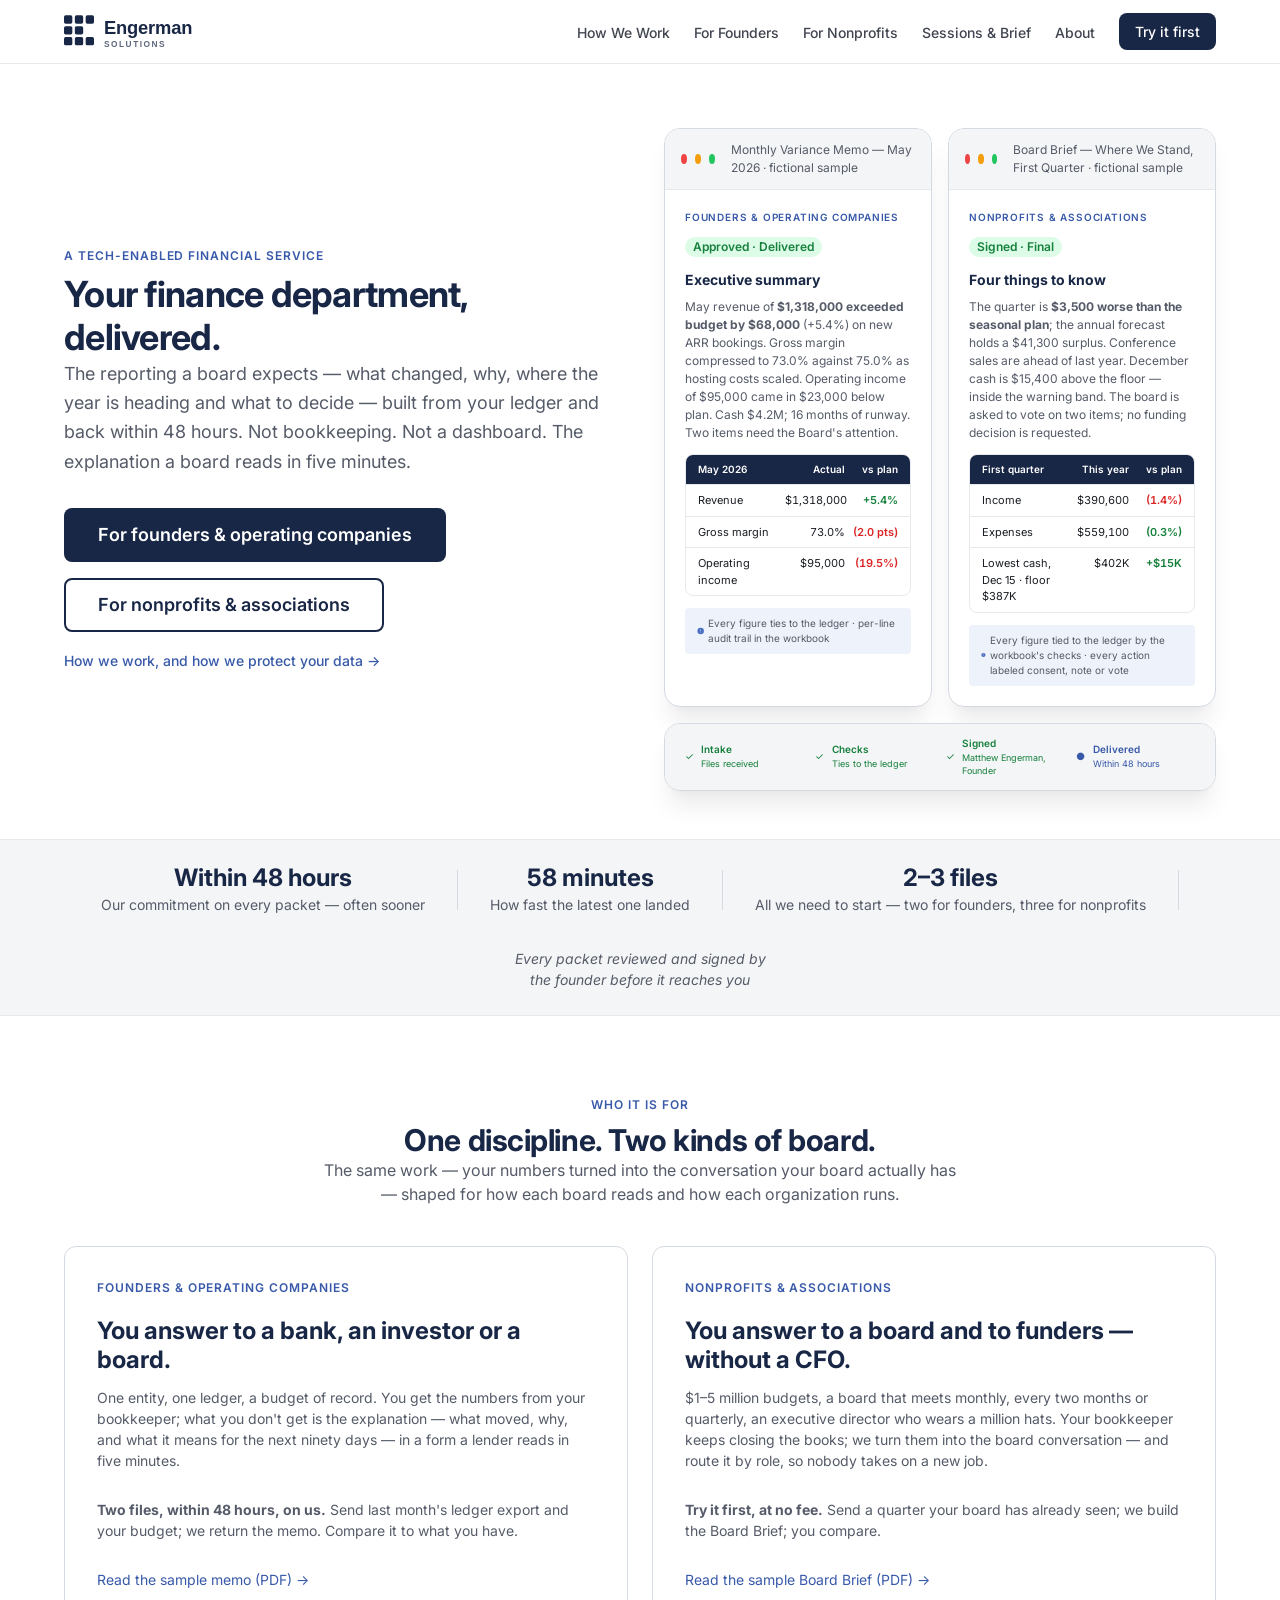
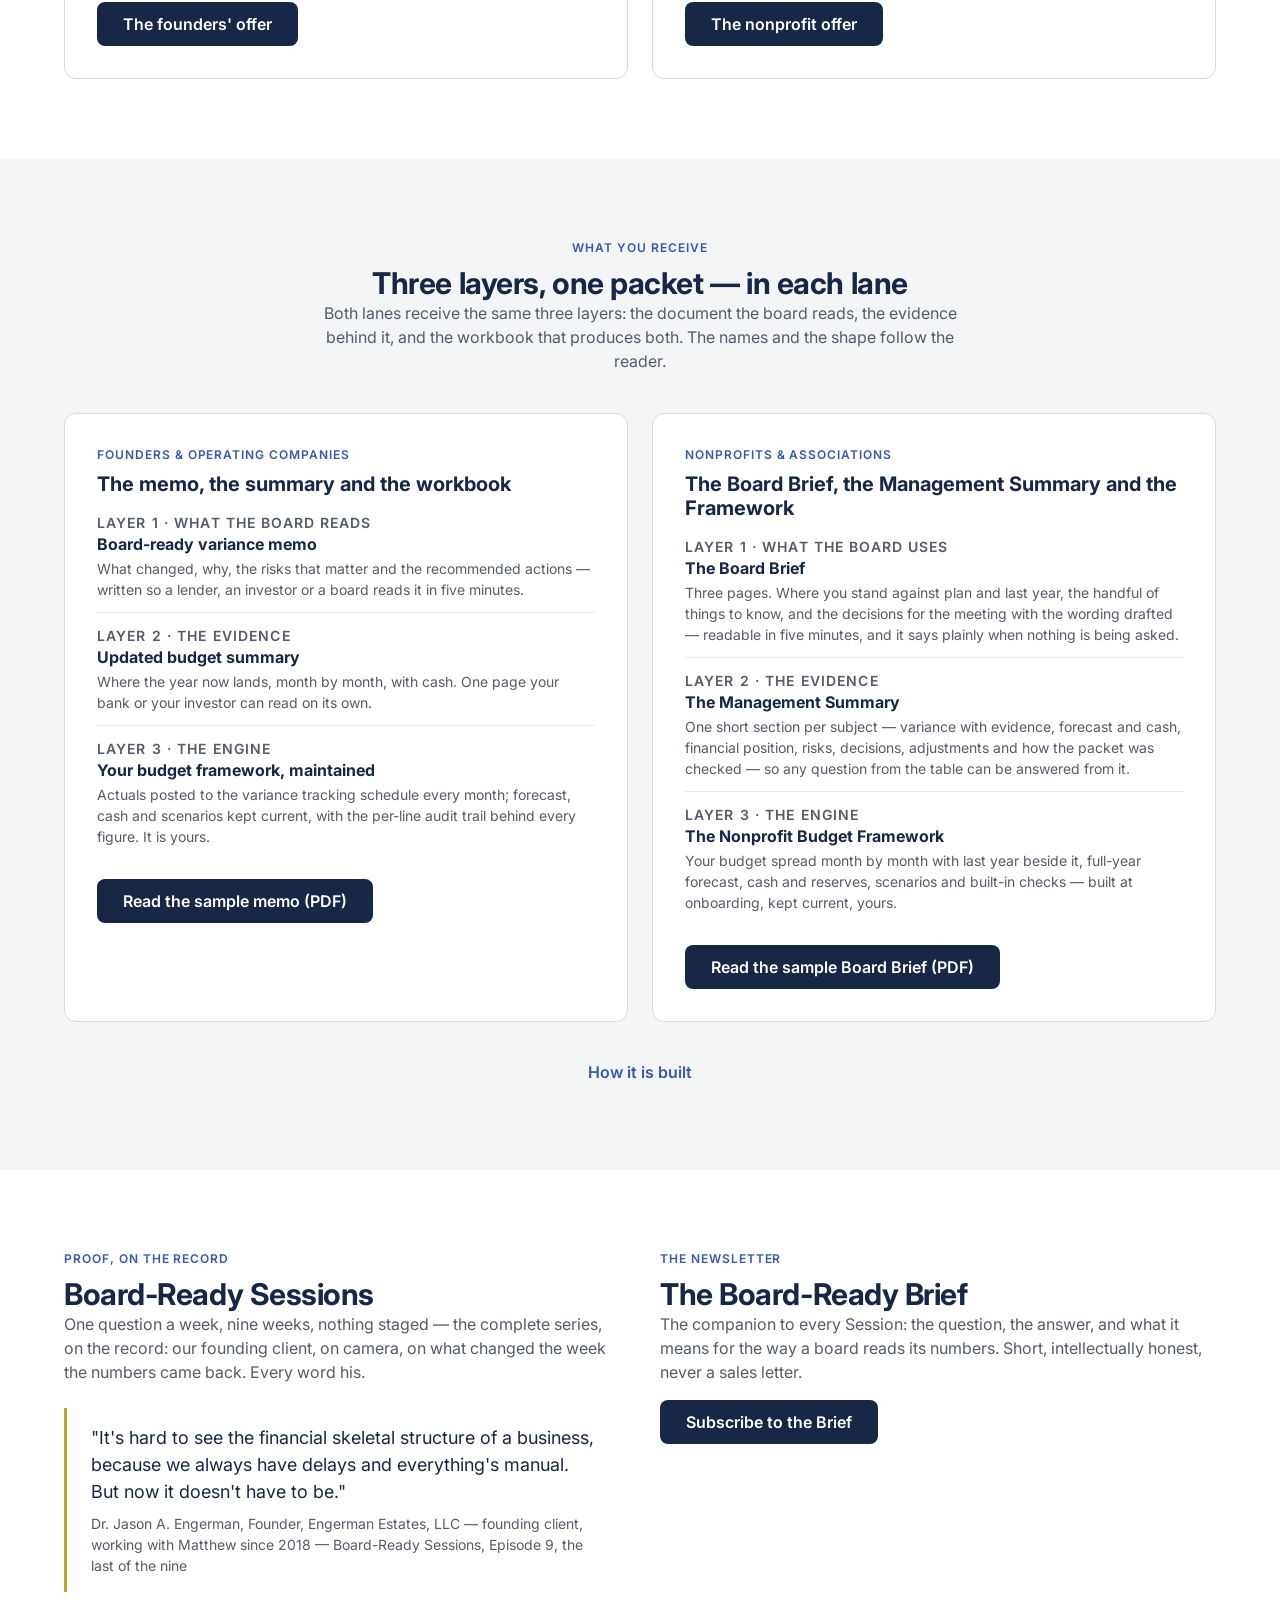
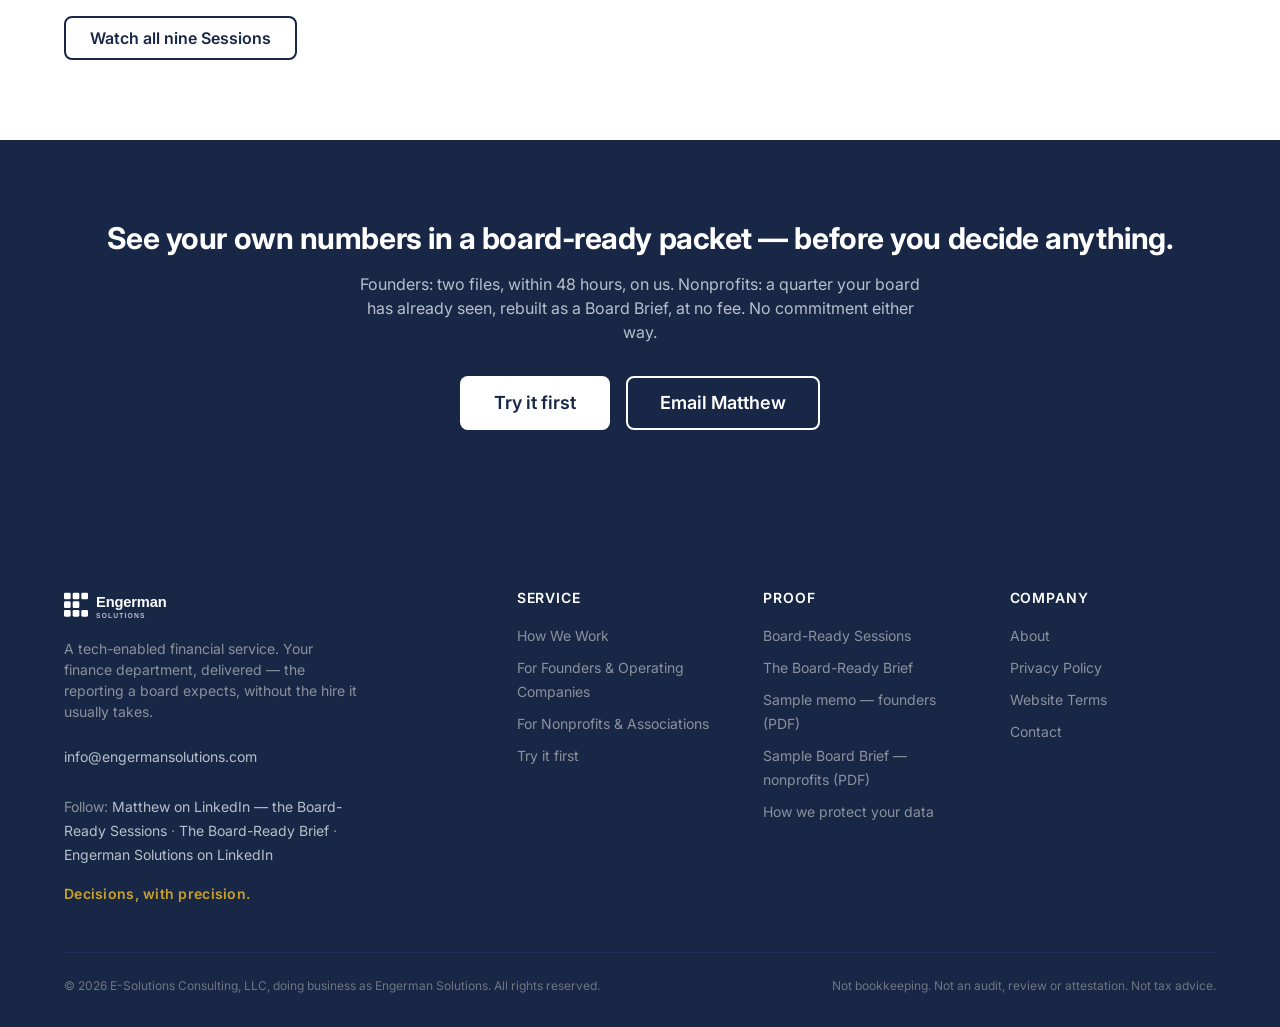
<file: website/index.html>
<!DOCTYPE html>
<html lang="en">
<head>
  <meta charset="UTF-8">
  <meta name="viewport" content="width=device-width, initial-scale=1.0">
  <title>Engerman Solutions — Your finance department, delivered.</title>
  <meta name="description" content="Board-ready reporting for founders, operating companies, nonprofits and associations: what changed, why, and what to decide, built from your ledger and delivered within 48 hours.">
  <meta property="og:type" content="website">
  <link rel="preconnect" href="https://fonts.googleapis.com">
  <link rel="preconnect" href="https://fonts.gstatic.com" crossorigin>
  <link href="https://fonts.googleapis.com/css2?family=Inter:wght@400;500;600;700&display=swap" rel="stylesheet">
  <link rel="stylesheet" href="css/design-tokens.css">
  <link rel="stylesheet" href="css/site.css">
  <link rel="stylesheet" href="css/remaster.css">
  <script src="js/site-config.js"></script>
  <script src="js/main.js" defer></script>
</head>
<body>
  <a href="#main" class="skip-link">Skip to main content</a>
  <header class="nav" role="banner">
    <div class="container nav__inner">
      <a href="index.html" class="nav__logo" aria-label="Engerman Solutions — Home">
        <img src="img/engerman-logo.svg" alt="Engerman Solutions" height="40">
      </a>
      <button class="nav__toggle" aria-expanded="false" aria-controls="nav-links" aria-label="Toggle navigation menu">
        <svg viewBox="0 0 24 24" fill="none" stroke="currentColor" stroke-width="2" stroke-linecap="round"><line x1="3" y1="6" x2="21" y2="6"/><line x1="3" y1="12" x2="21" y2="12"/><line x1="3" y1="18" x2="21" y2="18"/></svg>
      </button>
      <nav aria-label="Main navigation">
        <ul class="nav__links" id="nav-links" role="menubar">
          <li role="none"><a href="pages/how-we-work.html" role="menuitem">How We Work</a></li><li role="none"><a href="pages/founders.html" role="menuitem">For Founders</a></li><li role="none"><a href="pages/nonprofits.html" role="menuitem">For Nonprofits</a></li><li role="none"><a href="pages/sessions.html" role="menuitem">Sessions &amp; Brief</a></li><li role="none"><a href="pages/about.html" role="menuitem">About</a></li>
          <li role="none"><a href="forms/try-it-first.html" class="nav__cta" role="menuitem">Try it first</a></li>
        </ul>
      </nav>
    </div>
  </header>
  <main id="main">

    <section class="hero" aria-labelledby="hero-heading">
      <div class="container hero__inner">
        <div class="hero__content">
          <p class="overline">A tech-enabled financial service</p>
          <h1 id="hero-heading">Your finance department, delivered.</h1>
          <p class="hero__sub">The reporting a board expects — what changed, why, where the year is heading and what to decide — built from your ledger and back within 48 hours. Not bookkeeping. Not a dashboard. The explanation a board reads in five minutes.</p>
          <div class="hero__ctas">
            <a href="pages/founders.html" class="btn btn--primary btn--lg">For founders &amp; operating companies</a>
            <a href="pages/nonprofits.html" class="btn btn--secondary btn--lg">For nonprofits &amp; associations</a>
          </div>
          <p class="hero__trust-link"><a href="pages/how-we-work.html">How we work, and how we protect your data <span aria-hidden="true">→</span></a></p>
        </div>
        <div class="hero__visual" aria-hidden="true">
          <div class="hero-duo">
            <div class="memo-preview">
              <div class="memo-preview__header">
                <div class="memo-preview__dot memo-preview__dot--red"></div><div class="memo-preview__dot memo-preview__dot--amber"></div><div class="memo-preview__dot memo-preview__dot--green"></div>
                <span class="memo-preview__title">Monthly Variance Memo — May 2026 · fictional sample</span>
              </div>
              <div class="memo-preview__body">
                <p class="memo-preview__lane">Founders &amp; operating companies</p>
                <div class="memo-preview__badge"><span class="badge badge--green">Approved · Delivered</span></div>
                <p class="memo-preview__h2">Executive summary</p>
                <p class="memo-preview__text">May revenue of <strong>$1,318,000 exceeded budget by $68,000</strong> (+5.4%) on new ARR bookings. Gross margin compressed to 73.0% against 75.0% as hosting costs scaled. Operating income of $95,000 came in $23,000 below plan. Cash $4.2M; 16 months of runway. Two items need the Board's attention.</p>
                <div class="memo-preview__table">
                  <div class="memo-preview__row memo-preview__row--3 memo-preview__row--header"><span>May 2026</span><span>Actual</span><span>vs plan</span></div>
                  <div class="memo-preview__row memo-preview__row--3"><span>Revenue</span><span>$1,318,000</span><span class="text-green">+5.4%</span></div>
                  <div class="memo-preview__row memo-preview__row--3"><span>Gross margin</span><span>73.0%</span><span class="text-red">(2.0 pts)</span></div>
                  <div class="memo-preview__row memo-preview__row--3"><span>Operating income</span><span>$95,000</span><span class="text-red">(19.5%)</span></div>
                </div>
                <div class="memo-preview__source">
                  <svg width="12" height="12" viewBox="0 0 16 16" fill="var(--color-blue-500)"><path d="M8 1a7 7 0 100 14A7 7 0 008 1zm-.5 3h1v5h-1V4zm0 6h1v1h-1v-1z"/></svg>
                  <span>Every figure ties to the ledger · per-line audit trail in the workbook</span>
                </div>
              </div>
            </div>
            <div class="memo-preview">
              <div class="memo-preview__header">
                <div class="memo-preview__dot memo-preview__dot--red"></div><div class="memo-preview__dot memo-preview__dot--amber"></div><div class="memo-preview__dot memo-preview__dot--green"></div>
                <span class="memo-preview__title">Board Brief — Where We Stand, First Quarter · fictional sample</span>
              </div>
              <div class="memo-preview__body">
                <p class="memo-preview__lane">Nonprofits &amp; associations</p>
                <div class="memo-preview__badge"><span class="badge badge--green">Signed · Final</span></div>
                <p class="memo-preview__h2">Four things to know</p>
                <p class="memo-preview__text">The quarter is <strong>$3,500 worse than the seasonal plan</strong>; the annual forecast holds a $41,300 surplus. Conference sales are ahead of last year. December cash is $15,400 above the floor — inside the warning band. The board is asked to vote on two items; no funding decision is requested.</p>
                <div class="memo-preview__table">
                  <div class="memo-preview__row memo-preview__row--3 memo-preview__row--header"><span>First quarter</span><span>This year</span><span>vs plan</span></div>
                  <div class="memo-preview__row memo-preview__row--3"><span>Income</span><span>$390,600</span><span class="text-red">(1.4%)</span></div>
                  <div class="memo-preview__row memo-preview__row--3"><span>Expenses</span><span>$559,100</span><span class="text-green">(0.3%)</span></div>
                  <div class="memo-preview__row memo-preview__row--3"><span>Lowest cash, Dec 15 · floor $387K</span><span>$402K</span><span class="text-green">+$15K</span></div>
                </div>
                <div class="memo-preview__source">
                  <svg width="12" height="12" viewBox="0 0 16 16" fill="var(--color-blue-500)"><path d="M8 1a7 7 0 100 14A7 7 0 008 1zm-.5 3h1v5h-1V4zm0 6h1v1h-1v-1z"/></svg>
                  <span>Every figure tied to the ledger by the workbook's checks · every action labeled consent, note or vote</span>
                </div>
              </div>
            </div>
            <div class="memo-preview hero-duo__timeline">
              <div class="memo-preview__timeline">
                <div class="timeline-step timeline-step--done"><div class="timeline-step__icon">✓</div><div><strong>Intake</strong><span>Files received</span></div></div>
                <div class="timeline-step timeline-step--done"><div class="timeline-step__icon">✓</div><div><strong>Checks</strong><span>Ties to the ledger</span></div></div>
                <div class="timeline-step timeline-step--done"><div class="timeline-step__icon">✓</div><div><strong>Signed</strong><span>Matthew Engerman, Founder</span></div></div>
                <div class="timeline-step timeline-step--active"><div class="timeline-step__icon">●</div><div><strong>Delivered</strong><span>Within 48 hours</span></div></div>
              </div>
            </div>
          </div>
        </div>
      </div>
    </section>

    <section class="proof-bar bg-alt" aria-label="Commitments">
      <div class="container">
        <div class="proof-bar__inner">
          <div class="proof-bar__stat"><span class="proof-bar__number">Within 48 hours</span><span class="proof-bar__label">Our commitment on every packet — often sooner</span></div>
          <div class="proof-bar__divider" aria-hidden="true"></div>
          <div class="proof-bar__stat"><span class="proof-bar__number">58 minutes</span><span class="proof-bar__label">How fast the latest one landed</span></div>
          <div class="proof-bar__divider" aria-hidden="true"></div>
          <div class="proof-bar__stat"><span class="proof-bar__number">2–3 files</span><span class="proof-bar__label">All we need to start — two for founders, three for nonprofits</span></div>
          <div class="proof-bar__divider" aria-hidden="true"></div>
          <div class="proof-bar__stat"><span class="proof-bar__note">Every packet reviewed and signed by the founder before it reaches you</span></div>
        </div>
      </div>
    </section>

    <section class="section" aria-labelledby="doors-heading">
      <div class="container">
        <div class="text-center scroll-fade" style="max-width: 640px; margin: 0 auto var(--space-10);">
          <p class="overline">Who it is for</p>
          <h2 id="doors-heading">One discipline. Two kinds of board.</h2>
          <p class="text-secondary">The same work — your numbers turned into the conversation your board actually has — shaped for how each board reads and how each organization runs.</p>
        </div>
        <div class="doors scroll-stagger">
          <div class="card door">
            <p class="eyebrow">Founders &amp; operating companies</p>
            <h3>You answer to a bank, an investor or a board.</h3>
            <p class="door__who">One entity, one ledger, a budget of record. You get the numbers from your bookkeeper; what you don't get is the explanation — what moved, why, and what it means for the next ninety days — in a form a lender reads in five minutes.</p>
            <p class="door__who"><strong>Two files, within 48 hours, on us.</strong> Send last month's ledger export and your budget; we return the memo. Compare it to what you have.</p>
            <p class="door__sample"><a href="downloads/Engerman_Solutions_Sample_Variance_Memo_Founders.pdf">Read the sample memo (PDF) <span aria-hidden="true">→</span></a></p>
            <a href="pages/founders.html" class="btn btn--primary">The founders' offer</a>
          </div>
          <div class="card door">
            <p class="eyebrow">Nonprofits &amp; associations</p>
            <h3>You answer to a board and to funders — without a CFO.</h3>
            <p class="door__who">$1–5 million budgets, a board that meets monthly, every two months or quarterly, an executive director who wears a million hats. Your bookkeeper keeps closing the books; we turn them into the board conversation — and route it by role, so nobody takes on a new job.</p>
            <p class="door__who"><strong>Try it first, at no fee.</strong> Send a quarter your board has already seen; we build the Board Brief; you compare.</p>
            <p class="door__sample"><a href="downloads/Engerman_Solutions_Sample_Board_Brief_Nonprofit.pdf">Read the sample Board Brief (PDF) <span aria-hidden="true">→</span></a></p>
            <a href="pages/nonprofits.html" class="btn btn--primary">The nonprofit offer</a>
          </div>
        </div>
      </div>
    </section>

    <section class="section bg-alt" aria-labelledby="layers-heading">
      <div class="container">
        <div class="text-center scroll-fade" style="max-width: 680px; margin: 0 auto var(--space-10);">
          <p class="overline">What you receive</p>
          <h2 id="layers-heading">Three layers, one packet — in each lane</h2>
          <p class="text-secondary">Both lanes receive the same three layers: the document the board reads, the evidence behind it, and the workbook that produces both. The names and the shape follow the reader.</p>
        </div>
        <div class="grid grid--2 scroll-stagger">
          <div class="card packet">
            <p class="eyebrow">Founders &amp; operating companies</p>
            <h3>The memo, the summary and the workbook</h3>
            <div class="packet__row"><p class="eyebrow">Layer 1 · what the board reads</p><h4>Board-ready variance memo</h4><p>What changed, why, the risks that matter and the recommended actions — written so a lender, an investor or a board reads it in five minutes.</p></div>
            <div class="packet__row"><p class="eyebrow">Layer 2 · the evidence</p><h4>Updated budget summary</h4><p>Where the year now lands, month by month, with cash. One page your bank or your investor can read on its own.</p></div>
            <div class="packet__row"><p class="eyebrow">Layer 3 · the engine</p><h4>Your budget framework, maintained</h4><p>Actuals posted to the variance tracking schedule every month; forecast, cash and scenarios kept current, with the per-line audit trail behind every figure. It is yours.</p></div>
            <a href="downloads/Engerman_Solutions_Sample_Variance_Memo_Founders.pdf" class="btn btn--primary">Read the sample memo (PDF)</a>
          </div>
          <div class="card packet">
            <p class="eyebrow">Nonprofits &amp; associations</p>
            <h3>The Board Brief, the Management Summary and the Framework</h3>
            <div class="packet__row"><p class="eyebrow">Layer 1 · what the board uses</p><h4>The Board Brief</h4><p>Three pages. Where you stand against plan and last year, the handful of things to know, and the decisions for the meeting with the wording drafted — readable in five minutes, and it says plainly when nothing is being asked.</p></div>
            <div class="packet__row"><p class="eyebrow">Layer 2 · the evidence</p><h4>The Management Summary</h4><p>One short section per subject — variance with evidence, forecast and cash, financial position, risks, decisions, adjustments and how the packet was checked — so any question from the table can be answered from it.</p></div>
            <div class="packet__row"><p class="eyebrow">Layer 3 · the engine</p><h4>The Nonprofit Budget Framework</h4><p>Your budget spread month by month with last year beside it, full-year forecast, cash and reserves, scenarios and built-in checks — built at onboarding, kept current, yours.</p></div>
            <a href="downloads/Engerman_Solutions_Sample_Board_Brief_Nonprofit.pdf" class="btn btn--primary">Read the sample Board Brief (PDF)</a>
          </div>
        </div>
        <div class="text-center" style="margin-top: var(--space-8);">
          <a href="pages/how-we-work.html" class="btn btn--ghost">How it is built</a>
        </div>
      </div>
    </section>

    <section class="section" aria-labelledby="sessions-heading">
      <div class="container two-col">
        <div>
          <p class="overline">Proof, on the record</p>
          <h2 id="sessions-heading">Board-Ready Sessions</h2>
          <p class="text-secondary">One question a week, nine weeks, nothing staged — the complete series, on the record: our founding client, on camera, on what changed the week the numbers came back. Every word his.</p>
          <blockquote class="quote">"It's hard to see the financial skeletal structure of a business, because we always have delays and everything's manual. But now it doesn't have to be."<cite>Dr. Jason A. Engerman, Founder, Engerman Estates, LLC — founding client, working with Matthew since 2018 — Board-Ready Sessions, Episode 9, the last of the nine</cite></blockquote>
          <a href="pages/sessions.html" class="btn btn--secondary">Watch all nine Sessions</a>
        </div>
        <div>
          <p class="overline">The newsletter</p>
          <h2>The Board-Ready Brief</h2>
          <p class="text-secondary">The companion to every Session: the question, the answer, and what it means for the way a board reads its numbers. Short, intellectually honest, never a sales letter.</p>
          <a href="#" data-link="BRIEF_SUBSCRIBE_URL" data-subject="Subscribe me to The Board-Ready Brief" class="btn btn--primary">Subscribe to the Brief</a>
        </div>
      </div>
    </section>

    <section class="section bg-navy cta-section" aria-labelledby="cta-heading">
      <div class="container text-center scroll-fade">
        <h2 id="cta-heading">See your own numbers in a board-ready packet — before you decide anything.</h2>
        <p style="color: var(--color-gray-300); max-width: 560px; margin: var(--space-4) auto var(--space-8);">Founders: two files, within 48 hours, on us. Nonprofits: a quarter your board has already seen, rebuilt as a Board Brief, at no fee. No commitment either way.</p>
        <div class="hero__ctas" style="justify-content: center;">
          <a href="forms/try-it-first.html" class="btn btn--primary btn--lg" style="background: var(--color-white); color: var(--color-navy-800);">Try it first</a>
          <a href="mailto:info@engermansolutions.com?subject=A%20conversation%20about%20board-ready%20reporting" class="btn btn--lg" style="border: 2px solid var(--color-white); color: var(--color-white);">Email Matthew</a>
        </div>
      </div>
    </section>
  </main>
  <footer class="footer" role="contentinfo">
    <div class="container">
      <div class="footer__grid">
        <div class="footer__brand">
          <a href="index.html" class="nav__logo" style="color: var(--color-white);">
            <img src="img/engerman-logo-inverted.svg" alt="Engerman Solutions" height="32">
          </a>
          <p>A tech-enabled financial service. Your finance department, delivered — the reporting a board expects, without the hire it usually takes.</p>
          <p style="margin-top: var(--space-2);"><a href="mailto:info@engermansolutions.com" style="color: var(--color-gray-300);">info@engermansolutions.com</a></p>
          <p class="footer__tag">Decisions, with precision.</p>
        </div>
        <div class="footer__col">
          <h4>Service</h4>
          <ul>
            <li><a href="pages/how-we-work.html">How We Work</a></li>
            <li><a href="pages/founders.html">For Founders &amp; Operating Companies</a></li>
            <li><a href="pages/nonprofits.html">For Nonprofits &amp; Associations</a></li>
            <li><a href="forms/try-it-first.html">Try it first</a></li>
          </ul>
        </div>
        <div class="footer__col">
          <h4>Proof</h4>
          <ul>
            <li><a href="pages/sessions.html">Board-Ready Sessions</a></li>
            <li><a href="pages/sessions.html#brief">The Board-Ready Brief</a></li>
            <li><a href="downloads/Engerman_Solutions_Sample_Variance_Memo_Founders.pdf">Sample memo &mdash; founders (PDF)</a></li>
            <li><a href="downloads/Engerman_Solutions_Sample_Board_Brief_Nonprofit.pdf">Sample Board Brief &mdash; nonprofits (PDF)</a></li>
            <li><a href="pages/how-we-work.html#data">How we protect your data</a></li>
          </ul>
        </div>
        <div class="footer__col">
          <h4>Company</h4>
          <ul>
            <li><a href="pages/about.html">About</a></li>
            <li><a href="pages/privacy.html">Privacy Policy</a></li>
            <li><a href="pages/terms.html">Website Terms</a></li>
            <li><a href="mailto:info@engermansolutions.com">Contact</a></li>
          </ul>
        </div>
      </div>
      <div class="footer__bottom">
        <span>© 2026 E-Solutions Consulting, LLC, doing business as Engerman Solutions. All rights reserved.</span>
        <span>Not bookkeeping. Not an audit, review or attestation. Not tax advice.</span>
      </div>
    </div>
  </footer>
</body>
</html>
</file>
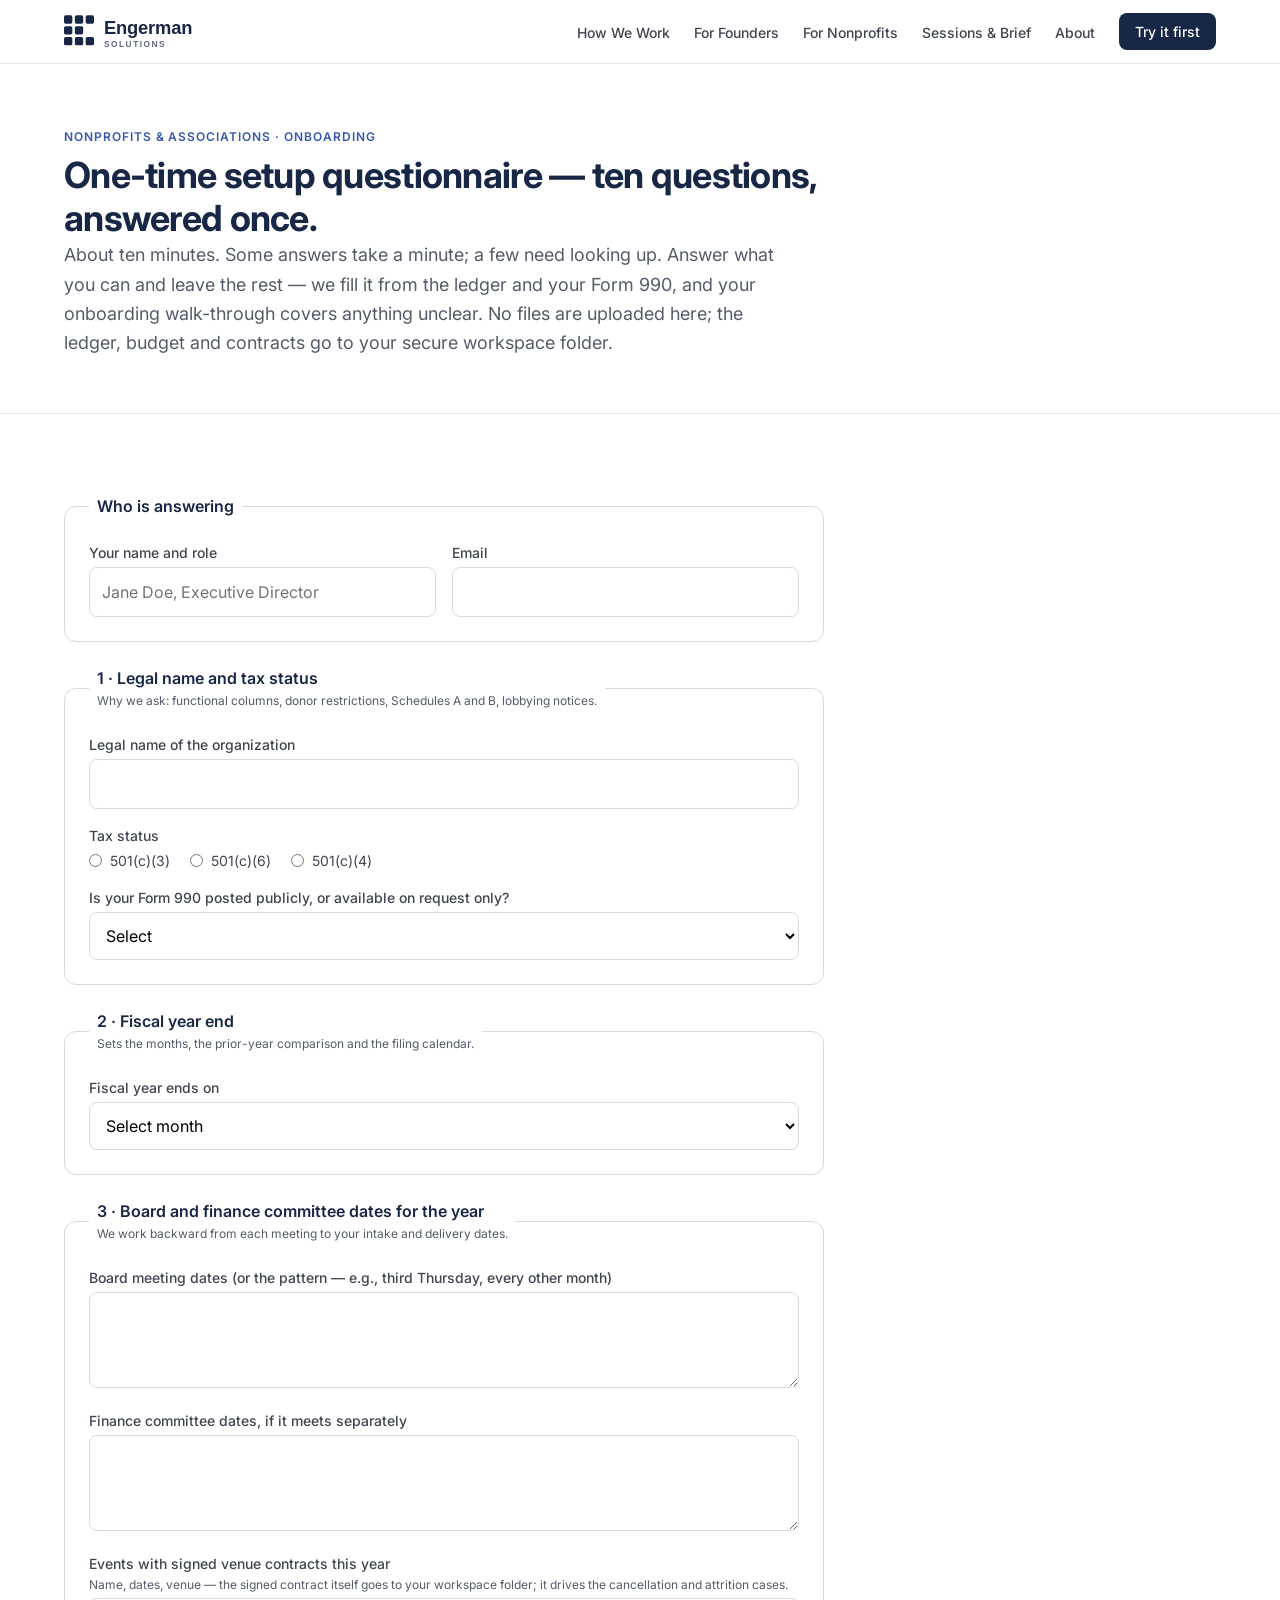
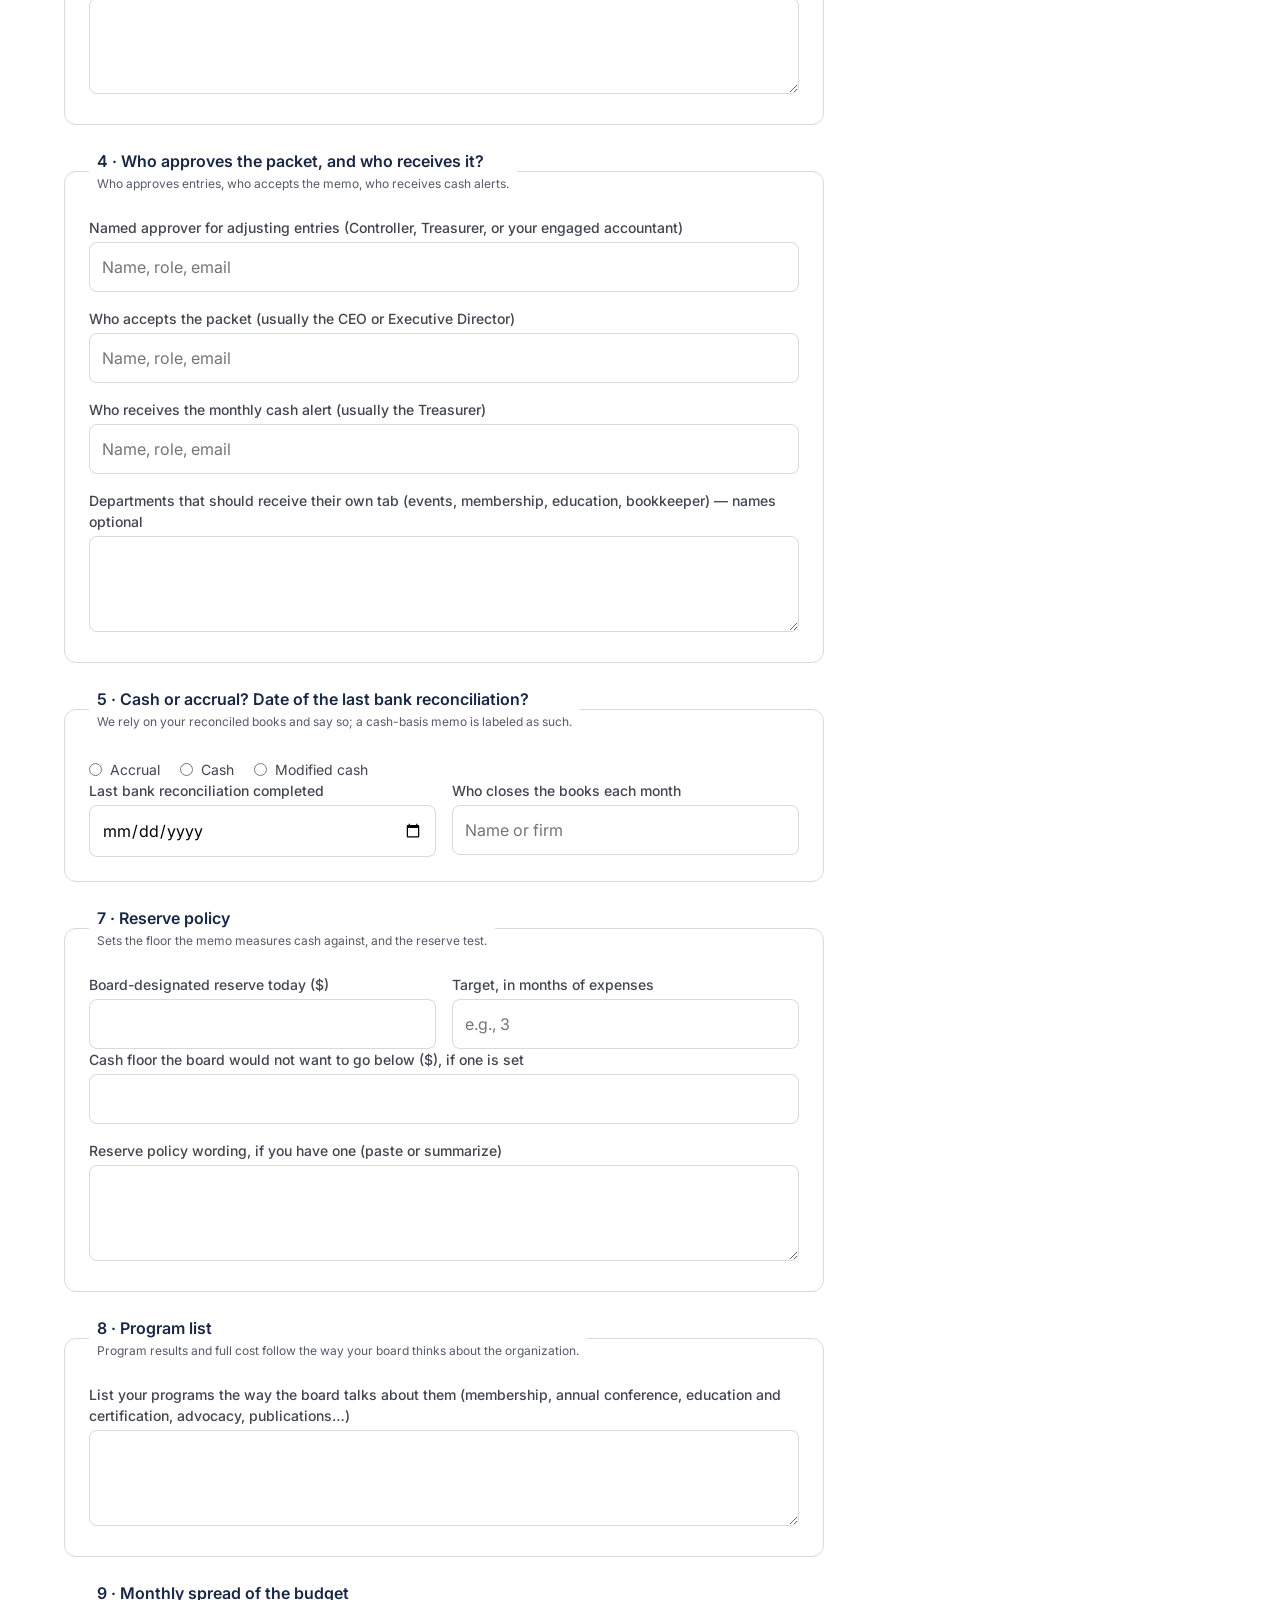
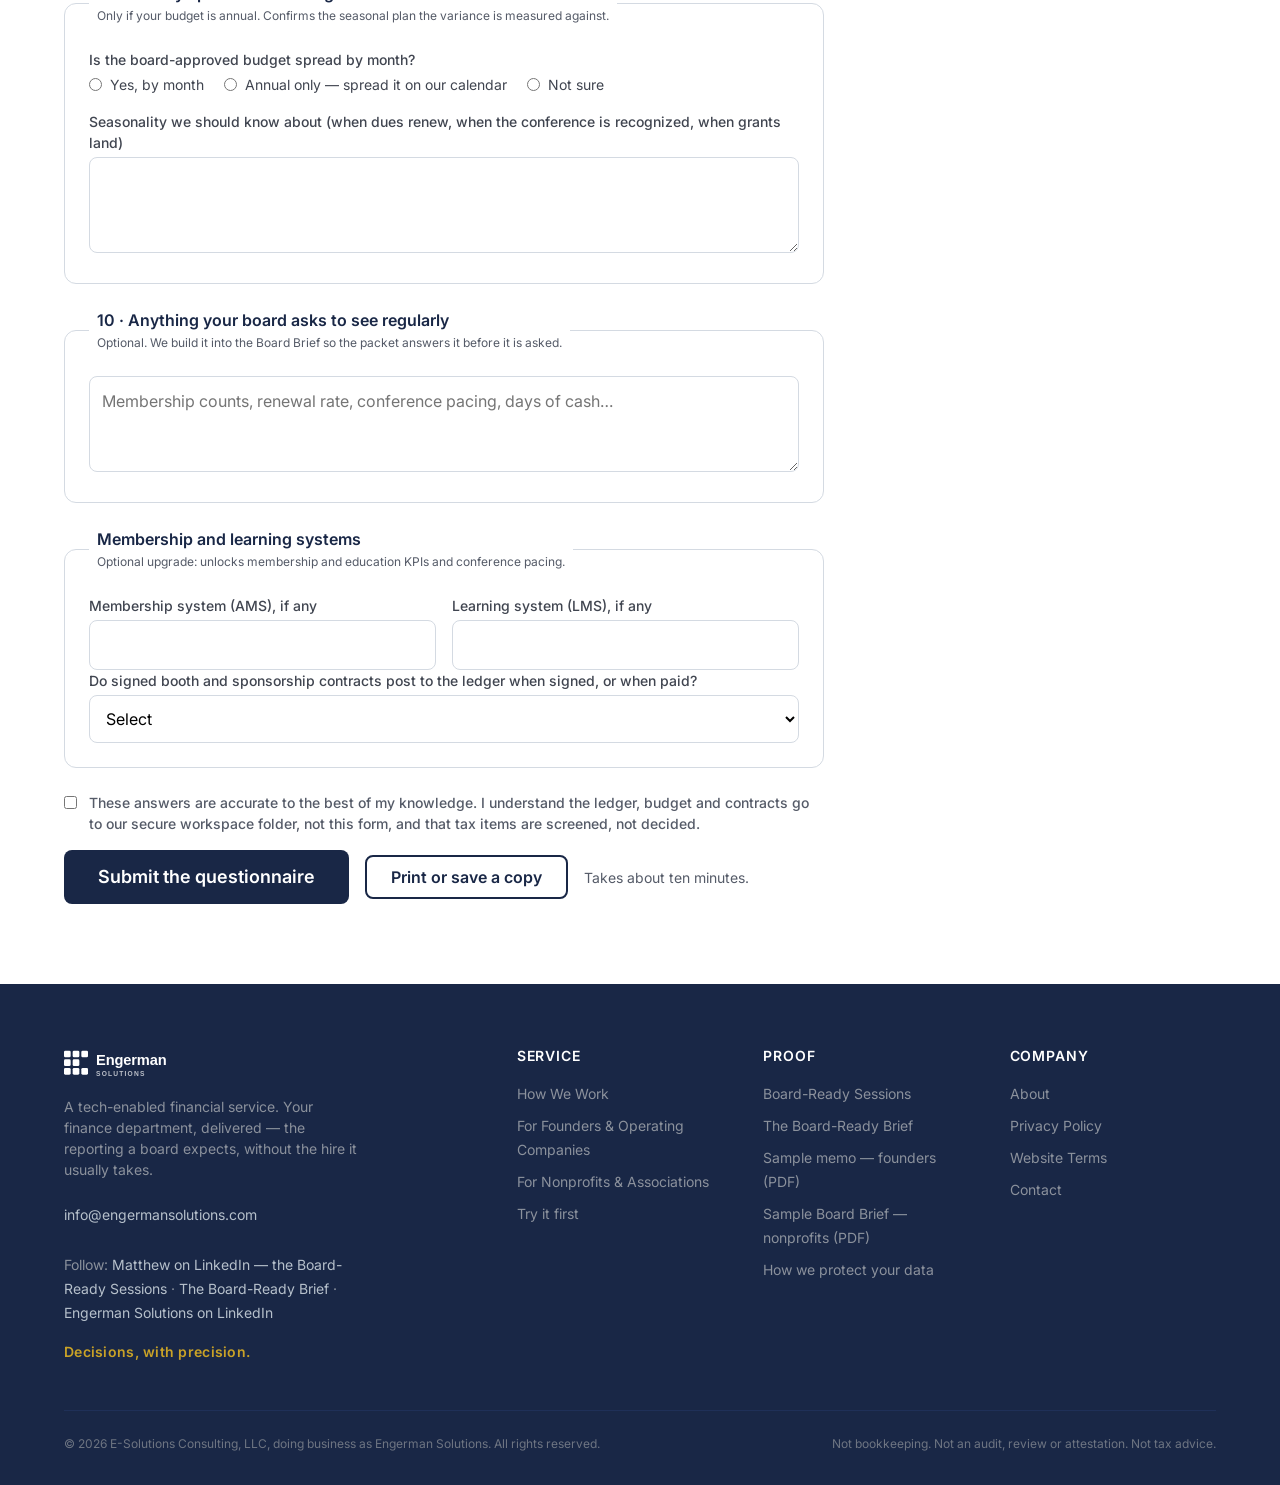
<file: website/forms/setup-questionnaire.html>
<!DOCTYPE html>
<html lang="en">
<head>
  <meta charset="UTF-8">
  <meta name="viewport" content="width=device-width, initial-scale=1.0">
  <meta name="robots" content="noindex">
  <title>Setup Questionnaire — Engerman Solutions</title>
  <meta name="description" content="The one-time, ten-question setup questionnaire for nonprofit and association clients.">
  <meta property="og:type" content="website">
  <link rel="preconnect" href="https://fonts.googleapis.com">
  <link rel="preconnect" href="https://fonts.gstatic.com" crossorigin>
  <link href="https://fonts.googleapis.com/css2?family=Inter:wght@400;500;600;700&display=swap" rel="stylesheet">
  <link rel="stylesheet" href="../css/design-tokens.css">
  <link rel="stylesheet" href="../css/site.css">
  <link rel="stylesheet" href="../css/remaster.css">
  <script src="../js/site-config.js"></script>
  <script src="../js/main.js" defer></script>
</head>
<body>
  <a href="#main" class="skip-link">Skip to main content</a>
  <header class="nav" role="banner">
    <div class="container nav__inner">
      <a href="../index.html" class="nav__logo" aria-label="Engerman Solutions — Home">
        <img src="../img/engerman-logo.svg" alt="Engerman Solutions" height="40">
      </a>
      <button class="nav__toggle" aria-expanded="false" aria-controls="nav-links" aria-label="Toggle navigation menu">
        <svg viewBox="0 0 24 24" fill="none" stroke="currentColor" stroke-width="2" stroke-linecap="round"><line x1="3" y1="6" x2="21" y2="6"/><line x1="3" y1="12" x2="21" y2="12"/><line x1="3" y1="18" x2="21" y2="18"/></svg>
      </button>
      <nav aria-label="Main navigation">
        <ul class="nav__links" id="nav-links" role="menubar">
          <li role="none"><a href="../pages/how-we-work.html" role="menuitem">How We Work</a></li><li role="none"><a href="../pages/founders.html" role="menuitem">For Founders</a></li><li role="none"><a href="../pages/nonprofits.html" role="menuitem">For Nonprofits</a></li><li role="none"><a href="../pages/sessions.html" role="menuitem">Sessions &amp; Brief</a></li><li role="none"><a href="../pages/about.html" role="menuitem">About</a></li>
          <li role="none"><a href="../forms/try-it-first.html" class="nav__cta" role="menuitem">Try it first</a></li>
        </ul>
      </nav>
    </div>
  </header>
  <main id="main">

    <section class="page-hero" aria-labelledby="sq-heading">
      <div class="container">
        <p class="overline">Nonprofits &amp; associations · onboarding</p>
        <h1 id="sq-heading">One-time setup questionnaire — ten questions, answered once.</h1>
        <p class="lead">About ten minutes. Some answers take a minute; a few need looking up. Answer what you can and leave the rest — we fill it from the ledger and your Form 990, and your onboarding walk-through covers anything unclear. No files are uploaded here; the ledger, budget and contracts go to your secure workspace folder.</p>
      </div>
    </section>
    <section class="section">
      <div class="container">
        <div id="thanks" class="note hidden" style="max-width:760px;"><strong>Received — thank you.</strong> Your answers are with Matthew. The next things you will see are the completeness note within one business day and your onboarding walk-through invitation.</div>
        <form class="form" id="sqform" onsubmit="return esSubmit(this,'FORM_ENDPOINT_SETUP','Setup questionnaire — submitted from the website','Thank you.')" novalidate>
          <input type="text" name="_hp" class="hp" tabindex="-1" autocomplete="off" aria-hidden="true">

          <fieldset><legend>Who is answering</legend>
            <div class="row"><div><label for="p_name">Your name and role</label><input id="p_name" name="Answered_by" type="text" required placeholder="Jane Doe, Executive Director"></div><div><label for="p_email">Email</label><input id="p_email" name="Email" type="email" required></div></div>
          </fieldset>

          <fieldset><legend>1 · Legal name and tax status <span class="why">Why we ask: functional columns, donor restrictions, Schedules A and B, lobbying notices.</span></legend>
            <label for="q1_name">Legal name of the organization</label><input id="q1_name" name="Q1_Legal_name" type="text" required>
            <label>Tax status</label>
            <div class="choices">
              <label><input type="radio" name="Q1_Tax_status" value="501(c)(3)" required onchange="esShow('.c3',true);esShow('.c6',false)"> 501(c)(3)</label>
              <label><input type="radio" name="Q1_Tax_status" value="501(c)(6)" onchange="esShow('.c3',false);esShow('.c6',true)"> 501(c)(6)</label>
              <label><input type="radio" name="Q1_Tax_status" value="501(c)(4)" onchange="esShow('.c3',true);esShow('.c6',true)"> 501(c)(4)</label>
            </div>
            <div class="c6 hidden"><label for="q1_lobby">Do you report lobbying or political activity to members (the nondeductibility notice)? <span class="why">(c)(6) and (c)(4) only.</span></label><select id="q1_lobby" name="Q1_Lobbying_notice"><option value="">Select</option><option>Yes</option><option>No</option><option>Not sure</option></select></div>
            <label for="q1_990">Is your Form 990 posted publicly, or available on request only?</label><select id="q1_990" name="Q1_Form_990"><option value="">Select</option><option>Posted publicly — pull it</option><option>On request only — we will send it</option><option>Not sure</option></select>
          </fieldset>

          <fieldset><legend>2 · Fiscal year end <span class="why">Sets the months, the prior-year comparison and the filing calendar.</span></legend>
            <label for="q2">Fiscal year ends on</label><select id="q2" name="Q2_Fiscal_year_end" required><option value="">Select month</option><option>January 31</option><option>February 28</option><option>March 31</option><option>April 30</option><option>May 31</option><option>June 30</option><option>July 31</option><option>August 31</option><option>September 30</option><option>October 31</option><option>November 30</option><option>December 31</option></select>
          </fieldset>

          <fieldset><legend>3 · Board and finance committee dates for the year <span class="why">We work backward from each meeting to your intake and delivery dates.</span></legend>
            <label for="q3_board">Board meeting dates (or the pattern — e.g., third Thursday, every other month)</label><textarea id="q3_board" name="Q3_Board_dates" required></textarea>
            <label for="q3_fin">Finance committee dates, if it meets separately</label><textarea id="q3_fin" name="Q3_Finance_committee_dates"></textarea>
            <label for="q3_events">Events with signed venue contracts this year <span class="why">Name, dates, venue — the signed contract itself goes to your workspace folder; it drives the cancellation and attrition cases.</span></label><textarea id="q3_events" name="Q3_Events_with_contracts"></textarea>
          </fieldset>

          <fieldset><legend>4 · Who approves the packet, and who receives it? <span class="why">Who approves entries, who accepts the memo, who receives cash alerts.</span></legend>
            <label for="q4_approver">Named approver for adjusting entries (Controller, Treasurer, or your engaged accountant)</label><input id="q4_approver" name="Q4_Entry_approver" type="text" required placeholder="Name, role, email">
            <label for="q4_accept">Who accepts the packet (usually the CEO or Executive Director)</label><input id="q4_accept" name="Q4_Accepts_packet" type="text" required placeholder="Name, role, email">
            <label for="q4_cash">Who receives the monthly cash alert (usually the Treasurer)</label><input id="q4_cash" name="Q4_Cash_alert_recipient" type="text" placeholder="Name, role, email">
            <label for="q4_route">Departments that should receive their own tab (events, membership, education, bookkeeper) — names optional</label><textarea id="q4_route" name="Q4_Department_routing"></textarea>
          </fieldset>

          <fieldset><legend>5 · Cash or accrual? Date of the last bank reconciliation? <span class="why">We rely on your reconciled books and say so; a cash-basis memo is labeled as such.</span></legend>
            <div class="choices"><label><input type="radio" name="Q5_Basis" value="Accrual" required> Accrual</label><label><input type="radio" name="Q5_Basis" value="Cash"> Cash</label><label><input type="radio" name="Q5_Basis" value="Modified cash"> Modified cash</label></div>
            <div class="row"><div><label for="q5_date">Last bank reconciliation completed</label><input id="q5_date" name="Q5_Last_reconciliation" type="date"></div><div><label for="q5_who">Who closes the books each month</label><input id="q5_who" name="Q5_Bookkeeper" type="text" placeholder="Name or firm"></div></div>
          </fieldset>

          <fieldset class="c3 hidden"><legend>6 · Donor-restricted grants or gifts <span class="why">Restricted money is reported separately and released as its purpose is met. Skip if your ledger already tracks restrictions by class.</span></legend>
            <label>Are restrictions tracked by class in the ledger?</label>
            <div class="choices"><label><input type="radio" name="Q6_Tracked_by_class" value="Yes"> Yes</label><label><input type="radio" name="Q6_Tracked_by_class" value="No"> No</label><label><input type="radio" name="Q6_Tracked_by_class" value="Not sure"> Not sure</label></div>
            <label for="q6">If not, list each restricted grant or gift: funder, amount, purpose, period</label><textarea id="q6" name="Q6_Restricted_funds"></textarea>
          </fieldset>

          <fieldset><legend>7 · Reserve policy <span class="why">Sets the floor the memo measures cash against, and the reserve test.</span></legend>
            <div class="row"><div><label for="q7_amt">Board-designated reserve today ($)</label><input id="q7_amt" name="Q7_Designated_reserve" type="text" inputmode="numeric"></div><div><label for="q7_months">Target, in months of expenses</label><input id="q7_months" name="Q7_Target_months" type="text" inputmode="numeric" placeholder="e.g., 3"></div></div>
            <label for="q7_floor">Cash floor the board would not want to go below ($), if one is set</label><input id="q7_floor" name="Q7_Cash_floor" type="text" inputmode="numeric">
            <label for="q7_policy">Reserve policy wording, if you have one (paste or summarize)</label><textarea id="q7_policy" name="Q7_Policy_text"></textarea>
          </fieldset>

          <fieldset><legend>8 · Program list <span class="why">Program results and full cost follow the way your board thinks about the organization.</span></legend>
            <label for="q8">List your programs the way the board talks about them (membership, annual conference, education and certification, advocacy, publications…)</label><textarea id="q8" name="Q8_Program_list" required></textarea>
          </fieldset>

          <fieldset><legend>9 · Monthly spread of the budget <span class="why">Only if your budget is annual. Confirms the seasonal plan the variance is measured against.</span></legend>
            <label>Is the board-approved budget spread by month?</label>
            <div class="choices"><label><input type="radio" name="Q9_Spread" value="Yes, by month"> Yes, by month</label><label><input type="radio" name="Q9_Spread" value="Annual only"> Annual only — spread it on our calendar</label><label><input type="radio" name="Q9_Spread" value="Not sure"> Not sure</label></div>
            <label for="q9">Seasonality we should know about (when dues renew, when the conference is recognized, when grants land)</label><textarea id="q9" name="Q9_Seasonality"></textarea>
          </fieldset>

          <fieldset><legend>10 · Anything your board asks to see regularly <span class="why">Optional. We build it into the Board Brief so the packet answers it before it is asked.</span></legend>
            <textarea id="q10" name="Q10_Board_asks_for" placeholder="Membership counts, renewal rate, conference pacing, days of cash…"></textarea>
          </fieldset>

          <fieldset><legend>Membership and learning systems <span class="why">Optional upgrade: unlocks membership and education KPIs and conference pacing.</span></legend>
            <div class="row"><div><label for="ams">Membership system (AMS), if any</label><input id="ams" name="Membership_system" type="text"></div><div><label for="lms">Learning system (LMS), if any</label><input id="lms" name="Learning_system" type="text"></div></div>
            <label for="booths">Do signed booth and sponsorship contracts post to the ledger when signed, or when paid?</label><select id="booths" name="Booth_contracts_post"><option value="">Select</option><option>When signed</option><option>When paid</option><option>Not sure</option></select>
          </fieldset>

          <label class="consent"><input type="checkbox" name="Consent" value="Yes" required> <span>These answers are accurate to the best of my knowledge. I understand the ledger, budget and contracts go to our secure workspace folder, not this form, and that tax items are screened, not decided.</span></label>
          <div class="actions">
            <button type="submit" class="btn btn--primary btn--lg">Submit the questionnaire</button>
            <button type="button" class="btn btn--secondary" onclick="window.print()">Print or save a copy</button>
            <span class="status">Takes about ten minutes.</span>
          </div>
        </form>
      </div>
    </section>

<script>
(function(){
  function serialize(form){
    var o={}; new FormData(form).forEach(function(v,k){ if(o[k]!==undefined){ o[k]=[].concat(o[k],v);} else {o[k]=v;} }); return o;
  }
  function asText(o,title){
    var lines=[title,'',''];
    Object.keys(o).forEach(function(k){ if(k==='_hp'||k==='_subject') return; var v=o[k]; if(Array.isArray(v)) v=v.join(', '); if(String(v).trim()==='') return; lines.push(k.replace(/_/g,' ')+': '+v); });
    return lines.join('\n');
  }
  window.esSubmit=function(form,endpointKey,subject,thanks){
    var status=form.querySelector('.status'); var btn=form.querySelector('button[type=submit]');
    if(form.querySelector('[name=_hp]').value){ return false; }
    if(!form.reportValidity()) return false;
    var data=serialize(form); data._subject=subject; var endpoint=(window.ES_CONFIG||{})[endpointKey];
    btn.disabled=true; status.textContent='Sending…';
    if(endpoint){
      fetch(endpoint,{method:'POST',headers:{'Content-Type':'application/json','Accept':'application/json'},body:JSON.stringify(data)})
        .then(function(r){ if(!r.ok) throw new Error(r.status); form.classList.add('hidden'); document.getElementById('thanks').classList.remove('hidden'); window.scrollTo({top:0,behavior:'smooth'}); })
        .catch(function(){ status.textContent='That did not go through. Opening your email instead…'; mailto(); });
    } else { mailto(); }
    function mailto(){
      var body=asText(data,subject); var href='mailto:'+((window.ES_CONFIG||{}).CONTACT_EMAIL||'info@engermansolutions.com')+'?subject='+encodeURIComponent(subject)+'&body='+encodeURIComponent(body);
      window.location.href=href; status.textContent='Your email app has opened with your answers filled in — press Send there. '+thanks; btn.disabled=false;
    }
    return false;
  };
  window.esShow=function(sel,on){ document.querySelectorAll(sel).forEach(function(el){ el.classList.toggle('hidden',!on); el.querySelectorAll('input,select,textarea').forEach(function(i){ i.disabled=!on; }); }); };
})();
</script>
  </main>
  <footer class="footer" role="contentinfo">
    <div class="container">
      <div class="footer__grid">
        <div class="footer__brand">
          <a href="../index.html" class="nav__logo" style="color: var(--color-white);">
            <img src="../img/engerman-logo-inverted.svg" alt="Engerman Solutions" height="32">
          </a>
          <p>A tech-enabled financial service. Your finance department, delivered — the reporting a board expects, without the hire it usually takes.</p>
          <p style="margin-top: var(--space-2);"><a href="mailto:info@engermansolutions.com" style="color: var(--color-gray-300);">info@engermansolutions.com</a></p>
          <p class="footer__tag">Decisions, with precision.</p>
        </div>
        <div class="footer__col">
          <h4>Service</h4>
          <ul>
            <li><a href="../pages/how-we-work.html">How We Work</a></li>
            <li><a href="../pages/founders.html">For Founders &amp; Operating Companies</a></li>
            <li><a href="../pages/nonprofits.html">For Nonprofits &amp; Associations</a></li>
            <li><a href="../forms/try-it-first.html">Try it first</a></li>
          </ul>
        </div>
        <div class="footer__col">
          <h4>Proof</h4>
          <ul>
            <li><a href="../pages/sessions.html">Board-Ready Sessions</a></li>
            <li><a href="../pages/sessions.html#brief">The Board-Ready Brief</a></li>
            <li><a href="../downloads/Engerman_Solutions_Sample_Variance_Memo_Founders.pdf">Sample memo &mdash; founders (PDF)</a></li>
            <li><a href="../downloads/Engerman_Solutions_Sample_Board_Brief_Nonprofit.pdf">Sample Board Brief &mdash; nonprofits (PDF)</a></li>
            <li><a href="../pages/how-we-work.html#data">How we protect your data</a></li>
          </ul>
        </div>
        <div class="footer__col">
          <h4>Company</h4>
          <ul>
            <li><a href="../pages/about.html">About</a></li>
            <li><a href="../pages/privacy.html">Privacy Policy</a></li>
            <li><a href="../pages/terms.html">Website Terms</a></li>
            <li><a href="mailto:info@engermansolutions.com">Contact</a></li>
          </ul>
        </div>
      </div>
      <div class="footer__bottom">
        <span>© 2026 E-Solutions Consulting, LLC, doing business as Engerman Solutions. All rights reserved.</span>
        <span>Not bookkeeping. Not an audit, review or attestation. Not tax advice.</span>
      </div>
    </div>
  </footer>
</body>
</html>
</file>
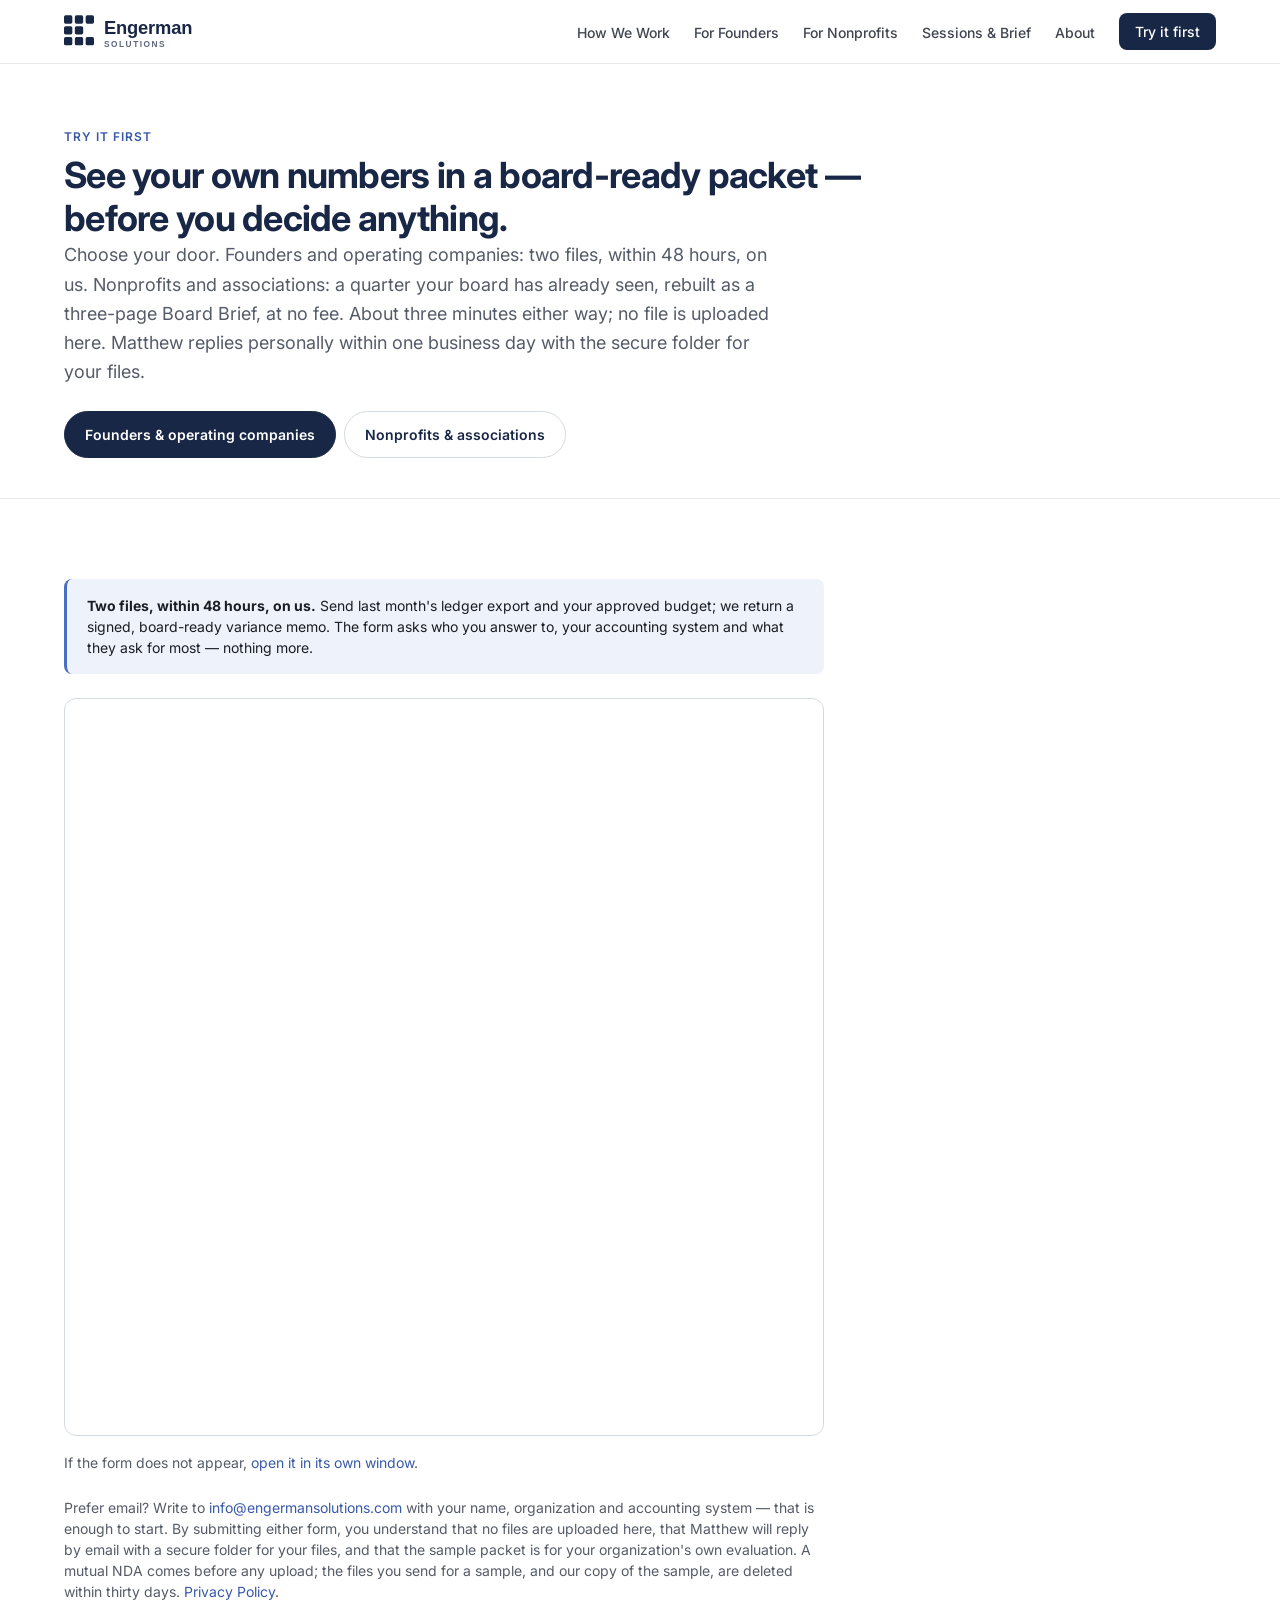
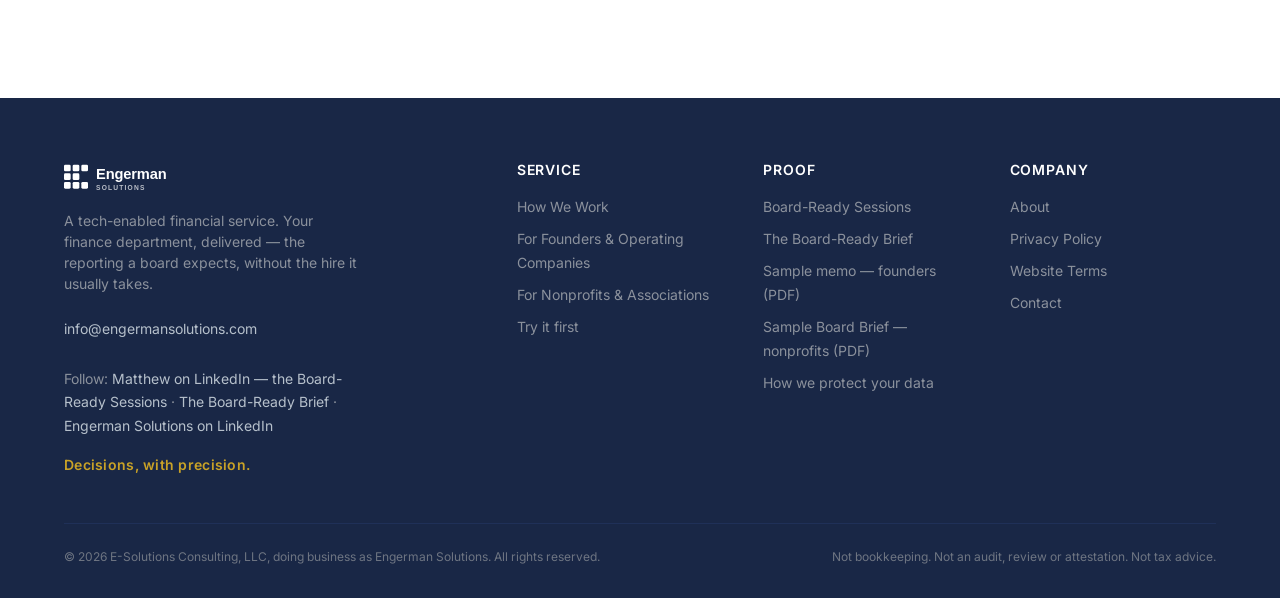
<file: website/forms/try-it-first.html>
<!DOCTYPE html>
<html lang="en">
<head>
  <meta charset="UTF-8">
  <meta name="viewport" content="width=device-width, initial-scale=1.0">
  <title>Try it first — Engerman Solutions</title>
  <meta name="description" content="Founders: two files, within 48 hours, on us. Nonprofits: a quarter your board has already seen, rebuilt as a Board Brief at no fee. Tell us about your organization.">
  <meta property="og:type" content="website">
  <link rel="preconnect" href="https://fonts.googleapis.com">
  <link rel="preconnect" href="https://fonts.gstatic.com" crossorigin>
  <link href="https://fonts.googleapis.com/css2?family=Inter:wght@400;500;600;700&display=swap" rel="stylesheet">
  <link rel="stylesheet" href="../css/design-tokens.css">
  <link rel="stylesheet" href="../css/site.css">
  <link rel="stylesheet" href="../css/remaster.css">
  <script src="../js/site-config.js"></script>
  <script src="../js/main.js" defer></script>
</head>
<body>
  <a href="#main" class="skip-link">Skip to main content</a>
  <header class="nav" role="banner">
    <div class="container nav__inner">
      <a href="../index.html" class="nav__logo" aria-label="Engerman Solutions — Home">
        <img src="../img/engerman-logo.svg" alt="Engerman Solutions" height="40">
      </a>
      <button class="nav__toggle" aria-expanded="false" aria-controls="nav-links" aria-label="Toggle navigation menu">
        <svg viewBox="0 0 24 24" fill="none" stroke="currentColor" stroke-width="2" stroke-linecap="round"><line x1="3" y1="6" x2="21" y2="6"/><line x1="3" y1="12" x2="21" y2="12"/><line x1="3" y1="18" x2="21" y2="18"/></svg>
      </button>
      <nav aria-label="Main navigation">
        <ul class="nav__links" id="nav-links" role="menubar">
          <li role="none"><a href="../pages/how-we-work.html" role="menuitem">How We Work</a></li><li role="none"><a href="../pages/founders.html" role="menuitem">For Founders</a></li><li role="none"><a href="../pages/nonprofits.html" role="menuitem">For Nonprofits</a></li><li role="none"><a href="../pages/sessions.html" role="menuitem">Sessions &amp; Brief</a></li><li role="none"><a href="../pages/about.html" role="menuitem">About</a></li>
          <li role="none"><a href="../forms/try-it-first.html" class="nav__cta" role="menuitem" aria-current="page">Try it first</a></li>
        </ul>
      </nav>
    </div>
  </header>
  <main id="main">

    <section class="page-hero" aria-labelledby="tf-heading">
      <div class="container">
        <p class="overline">Try it first</p>
        <h1 id="tf-heading">See your own numbers in a board-ready packet &mdash; before you decide anything.</h1>
        <p class="lead">Choose your door. Founders and operating companies: two files, within 48 hours, on us. Nonprofits and associations: a quarter your board has already seen, rebuilt as a three-page Board Brief, at no fee. About three minutes either way; no file is uploaded here. Matthew replies personally within one business day with the secure folder for your files.</p>
        <div class="lane-switch" role="tablist" aria-label="Choose your lane">
          <button type="button" class="lane-tab" role="tab" id="tab-founders" aria-controls="panel-founders" aria-selected="true" data-lane="founders">Founders &amp; operating companies</button>
          <button type="button" class="lane-tab" role="tab" id="tab-nonprofits" aria-controls="panel-nonprofits" aria-selected="false" data-lane="nonprofits">Nonprofits &amp; associations</button>
        </div>
      </div>
    </section>
    <section class="section">
      <div class="container">
        <div class="form">
          <div id="panel-founders" class="lane-panel" role="tabpanel" aria-labelledby="tab-founders">
            <p class="note" style="margin-bottom: var(--space-6);"><strong>Two files, within 48 hours, on us.</strong> Send last month's ledger export and your approved budget; we return a signed, board-ready variance memo. The form asks who you answer to, your accounting system and what they ask for most &mdash; nothing more.</p>
            <iframe title="Try it first — Founders &amp; Operating Companies" src="https://forms.cloud.microsoft/Pages/ResponsePage.aspx?id=TCp6pTf0lUWjidw_pJ41r8VK0JU18xlOmM5bOtgsLdhUNjA3SExCVVRJTE80NVNJM0JWTEhZV1pQSC4u&amp;embed=true" class="embed-form embed-form--founders" frameborder="0" marginwidth="0" marginheight="0" allowfullscreen loading="lazy"></iframe>
            <p class="text-sm text-secondary" style="margin-top: var(--space-4);">If the form does not appear, <a href="#" data-link="TRY_FORM_FOUNDERS_URL" data-subject="Try it first — founders">open it in its own window</a>.</p>
          </div>
          <div id="panel-nonprofits" class="lane-panel hidden" role="tabpanel" aria-labelledby="tab-nonprofits">
            <p class="note" style="margin-bottom: var(--space-6);"><strong>A quarter your board has already seen, rebuilt as a Board Brief.</strong> You compare it with what your board actually received. Two lines so we can reply, then the same ten questions as our Service Offer &mdash; answered once, here, so onboarding never asks you anything twice. Answer what you can; we fill the rest from the ledger and your Form 990.</p>
            <iframe title="Try it first — Nonprofits &amp; Associations" src="https://forms.cloud.microsoft/Pages/ResponsePage.aspx?id=TCp6pTf0lUWjidw_pJ41r8VK0JU18xlOmM5bOtgsLdhUNkxOU0RLQUJGMFpTWk1WRzNPWEdROVNPTC4u&amp;embed=true" class="embed-form embed-form--nonprofits" frameborder="0" marginwidth="0" marginheight="0" allowfullscreen loading="lazy"></iframe>
            <p class="text-sm text-secondary" style="margin-top: var(--space-4);">If the form does not appear, <a href="#" data-link="TRY_FORM_NONPROFITS_URL" data-subject="Try it first — nonprofits">open it in its own window</a>.</p>
          </div>
          <p class="text-sm text-secondary" style="margin-top: var(--space-6);">Prefer email? Write to <a href="mailto:info@engermansolutions.com?subject=Try%20it%20first">info@engermansolutions.com</a> with your name, organization and accounting system &mdash; that is enough to start. By submitting either form, you understand that no files are uploaded here, that Matthew will reply by email with a secure folder for your files, and that the sample packet is for your organization's own evaluation. A mutual NDA comes before any upload; the files you send for a sample, and our copy of the sample, are deleted within thirty days. <a href="../pages/privacy.html">Privacy Policy</a>.</p>
        </div>
      </div>
    </section>
    <script>
    (function(){
      var tabs=document.querySelectorAll('.lane-tab'), panels={founders:document.getElementById('panel-founders'),nonprofits:document.getElementById('panel-nonprofits')};
      function show(lane){ tabs.forEach(function(t){ var on=t.getAttribute('data-lane')===lane; t.setAttribute('aria-selected',on?'true':'false'); }); Object.keys(panels).forEach(function(k){ panels[k].classList.toggle('hidden',k!==lane); }); }
      tabs.forEach(function(t){ t.addEventListener('click',function(){ show(t.getAttribute('data-lane')); history.replaceState(null,'','#'+t.getAttribute('data-lane')); }); });
      var h=(location.hash||'').replace('#',''); show(h==='nonprofits'?'nonprofits':'founders');
      window.addEventListener('hashchange',function(){ var h=(location.hash||'').replace('#',''); if(panels[h]) show(h); });
    })();
    </script>
  </main>
  <footer class="footer" role="contentinfo">
    <div class="container">
      <div class="footer__grid">
        <div class="footer__brand">
          <a href="../index.html" class="nav__logo" style="color: var(--color-white);">
            <img src="../img/engerman-logo-inverted.svg" alt="Engerman Solutions" height="32">
          </a>
          <p>A tech-enabled financial service. Your finance department, delivered — the reporting a board expects, without the hire it usually takes.</p>
          <p style="margin-top: var(--space-2);"><a href="mailto:info@engermansolutions.com" style="color: var(--color-gray-300);">info@engermansolutions.com</a></p>
          <p class="footer__tag">Decisions, with precision.</p>
        </div>
        <div class="footer__col">
          <h4>Service</h4>
          <ul>
            <li><a href="../pages/how-we-work.html">How We Work</a></li>
            <li><a href="../pages/founders.html">For Founders &amp; Operating Companies</a></li>
            <li><a href="../pages/nonprofits.html">For Nonprofits &amp; Associations</a></li>
            <li><a href="../forms/try-it-first.html">Try it first</a></li>
          </ul>
        </div>
        <div class="footer__col">
          <h4>Proof</h4>
          <ul>
            <li><a href="../pages/sessions.html">Board-Ready Sessions</a></li>
            <li><a href="../pages/sessions.html#brief">The Board-Ready Brief</a></li>
            <li><a href="../downloads/Engerman_Solutions_Sample_Variance_Memo_Founders.pdf">Sample memo &mdash; founders (PDF)</a></li>
            <li><a href="../downloads/Engerman_Solutions_Sample_Board_Brief_Nonprofit.pdf">Sample Board Brief &mdash; nonprofits (PDF)</a></li>
            <li><a href="../pages/how-we-work.html#data">How we protect your data</a></li>
          </ul>
        </div>
        <div class="footer__col">
          <h4>Company</h4>
          <ul>
            <li><a href="../pages/about.html">About</a></li>
            <li><a href="../pages/privacy.html">Privacy Policy</a></li>
            <li><a href="../pages/terms.html">Website Terms</a></li>
            <li><a href="mailto:info@engermansolutions.com">Contact</a></li>
          </ul>
        </div>
      </div>
      <div class="footer__bottom">
        <span>© 2026 E-Solutions Consulting, LLC, doing business as Engerman Solutions. All rights reserved.</span>
        <span>Not bookkeeping. Not an audit, review or attestation. Not tax advice.</span>
      </div>
    </div>
  </footer>
</body>
</html>
</file>
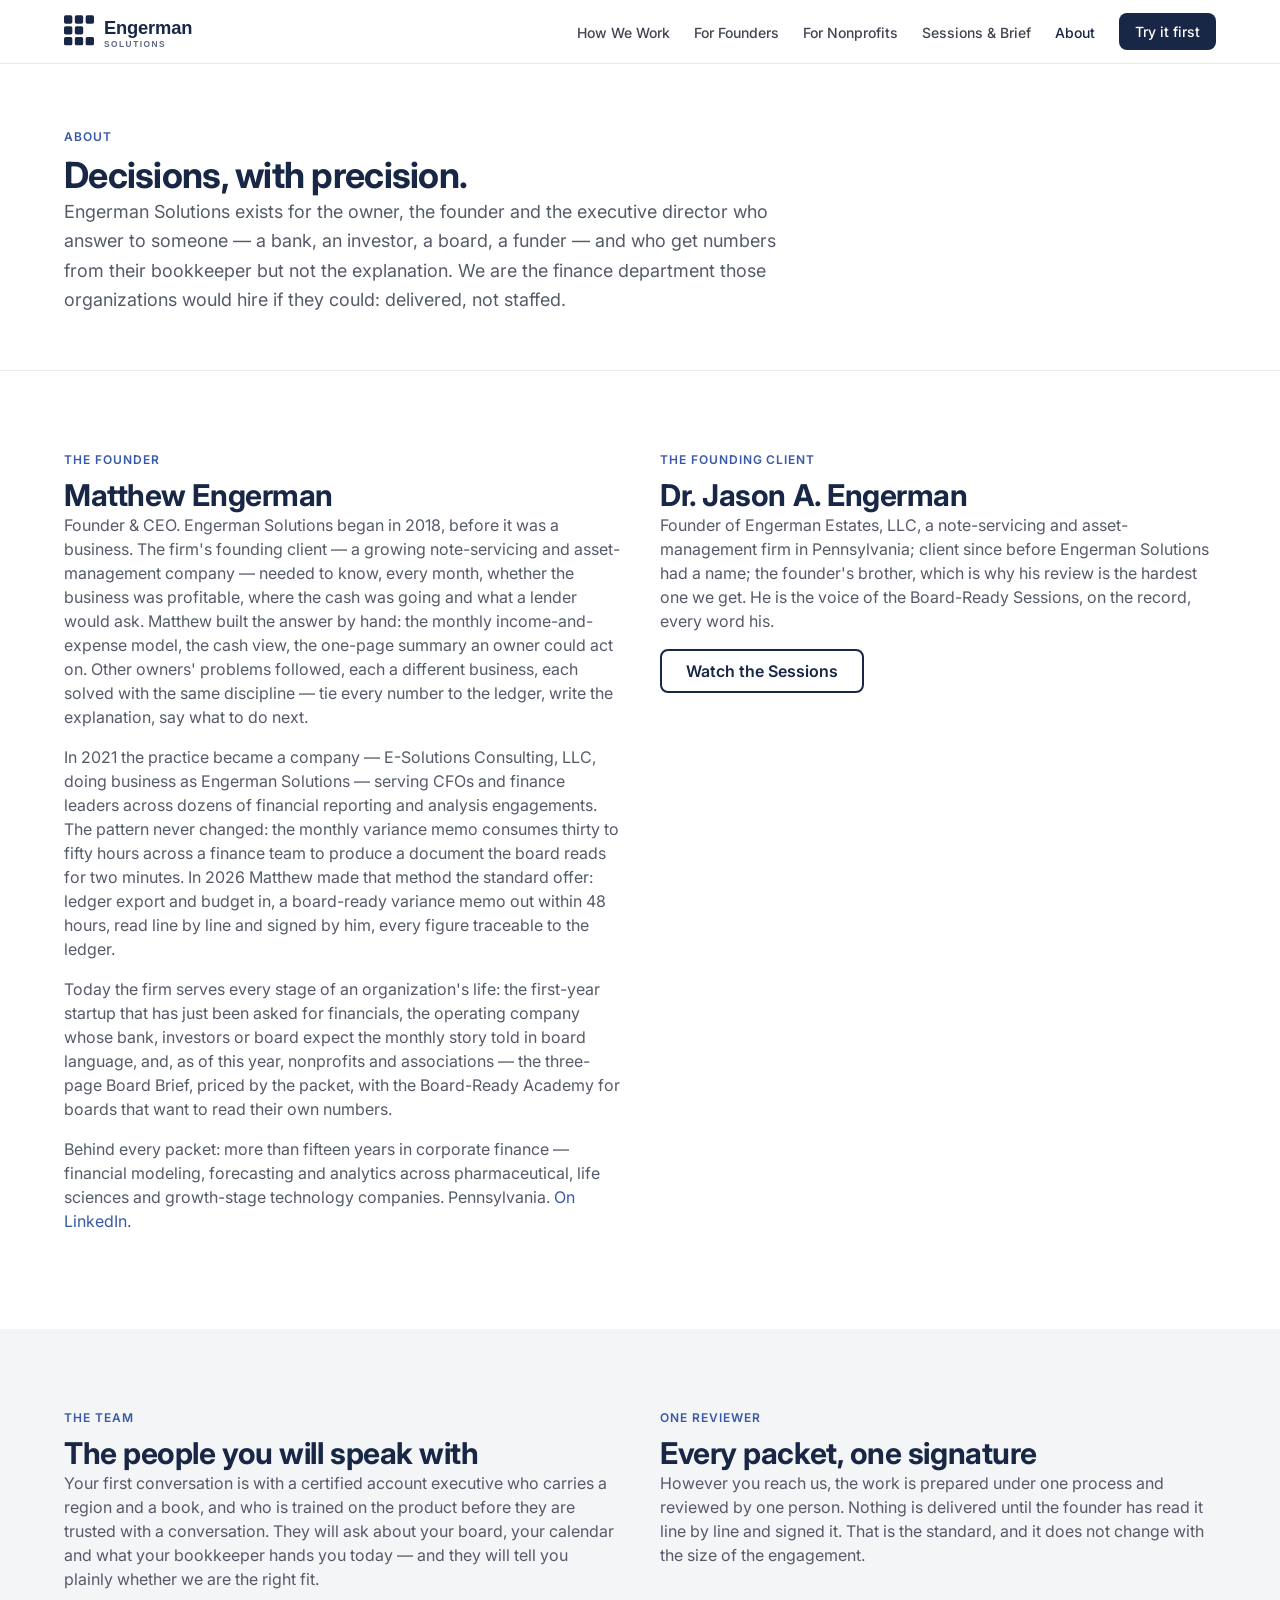
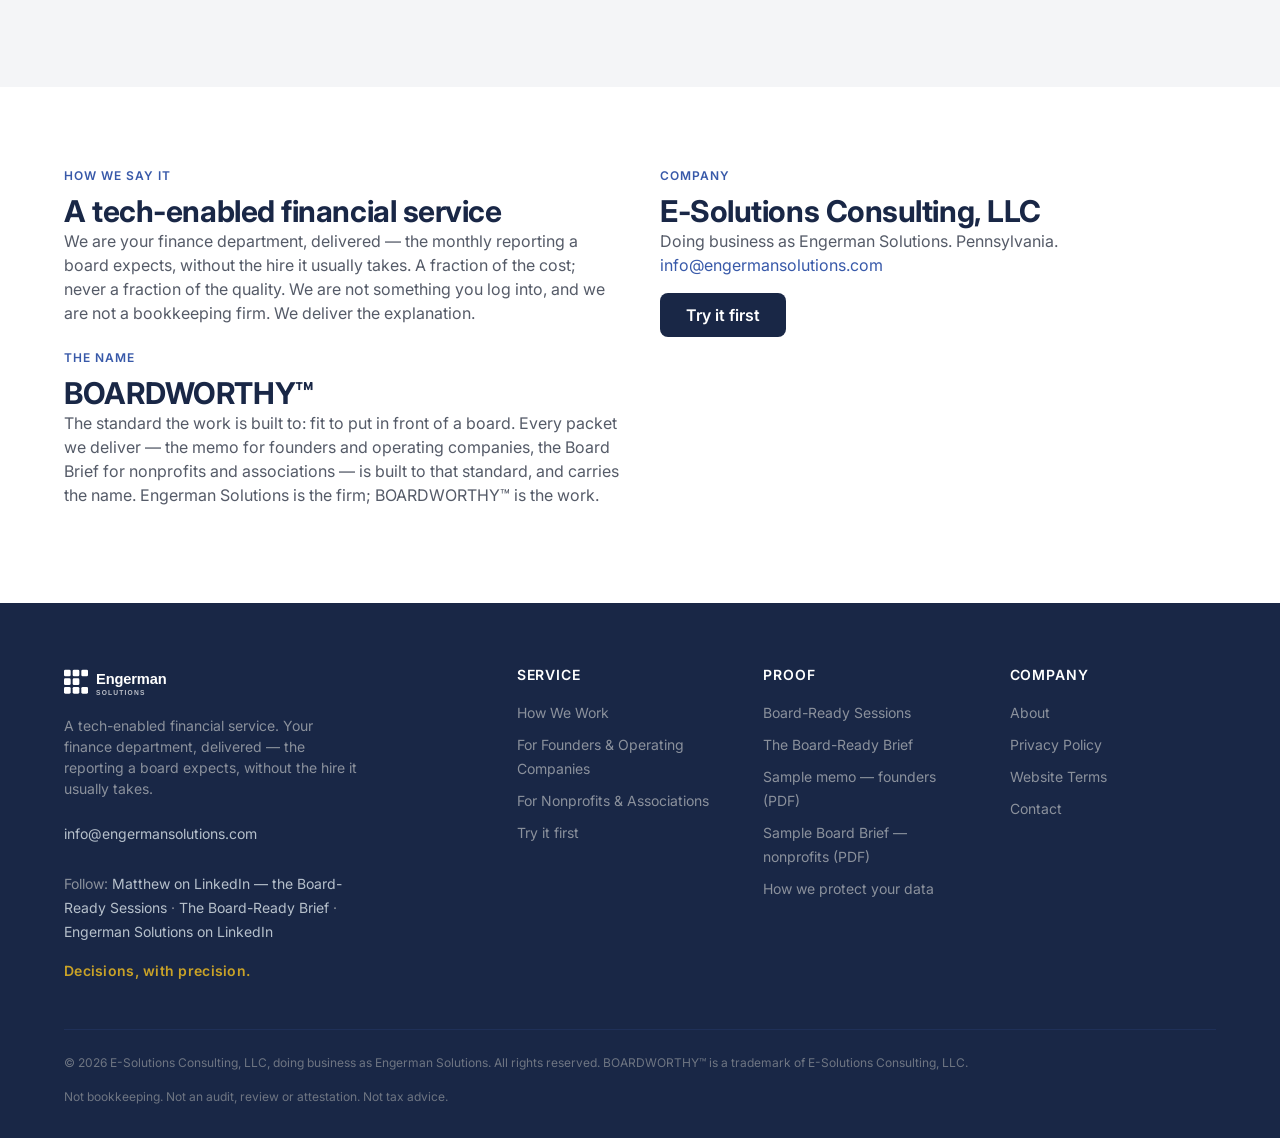
<file: website/pages/about.html>
<!DOCTYPE html>
<html lang="en">
<head>
  <meta charset="UTF-8">
  <meta name="viewport" content="width=device-width, initial-scale=1.0">
  <title>About — Engerman Solutions</title>
  <meta name="description" content="Who we are, who we serve, and the people you will speak with.">
  <meta property="og:type" content="website">
  <link rel="preconnect" href="https://fonts.googleapis.com">
  <link rel="preconnect" href="https://fonts.gstatic.com" crossorigin>
  <link href="https://fonts.googleapis.com/css2?family=Inter:wght@400;500;600;700&display=swap" rel="stylesheet">
  <link rel="stylesheet" href="../css/design-tokens.css">
  <link rel="stylesheet" href="../css/site.css">
  <link rel="stylesheet" href="../css/remaster.css">
  <script src="../js/site-config.js"></script>
  <script src="../js/main.js" defer></script>
</head>
<body>
  <a href="#main" class="skip-link">Skip to main content</a>
  <header class="nav" role="banner">
    <div class="container nav__inner">
      <a href="../index.html" class="nav__logo" aria-label="Engerman Solutions — Home">
        <img src="../img/engerman-logo.svg" alt="Engerman Solutions" height="40">
      </a>
      <button class="nav__toggle" aria-expanded="false" aria-controls="nav-links" aria-label="Toggle navigation menu">
        <svg viewBox="0 0 24 24" fill="none" stroke="currentColor" stroke-width="2" stroke-linecap="round"><line x1="3" y1="6" x2="21" y2="6"/><line x1="3" y1="12" x2="21" y2="12"/><line x1="3" y1="18" x2="21" y2="18"/></svg>
      </button>
      <nav aria-label="Main navigation">
        <ul class="nav__links" id="nav-links" role="menubar">
          <li role="none"><a href="../pages/how-we-work.html" role="menuitem">How We Work</a></li><li role="none"><a href="../pages/founders.html" role="menuitem">For Founders</a></li><li role="none"><a href="../pages/nonprofits.html" role="menuitem">For Nonprofits</a></li><li role="none"><a href="../pages/sessions.html" role="menuitem">Sessions &amp; Brief</a></li><li role="none"><a href="../pages/about.html" role="menuitem" aria-current="page">About</a></li>
          <li role="none"><a href="../forms/try-it-first.html" class="nav__cta" role="menuitem">Try it first</a></li>
        </ul>
      </nav>
    </div>
  </header>
  <main id="main">

    <section class="page-hero" aria-labelledby="ab-heading">
      <div class="container">
        <p class="overline">About</p>
        <h1 id="ab-heading">Decisions, with precision.</h1>
        <p class="lead">Engerman Solutions exists for the owner, the founder and the executive director who answer to someone — a bank, an investor, a board, a funder — and who get numbers from their bookkeeper but not the explanation. We are the finance department those organizations would hire if they could: delivered, not staffed.</p>
      </div>
    </section>

    <section class="section" aria-labelledby="ab-founder">
      <div class="container two-col">
        <div>
          <p class="overline">The founder</p>
          <h2 id="ab-founder">Matthew Engerman</h2>
          <p class="text-secondary">Founder &amp; CEO. Engerman Solutions began in 2018, before it was a business. The firm's founding client &mdash; a growing note-servicing and asset-management company &mdash; needed to know, every month, whether the business was profitable, where the cash was going and what a lender would ask. Matthew built the answer by hand: the monthly income-and-expense model, the cash view, the one-page summary an owner could act on. Other owners' problems followed, each a different business, each solved with the same discipline &mdash; tie every number to the ledger, write the explanation, say what to do next.</p>
          <p class="text-secondary">In 2021 the practice became a company &mdash; E-Solutions Consulting, LLC, doing business as Engerman Solutions &mdash; serving CFOs and finance leaders across dozens of financial reporting and analysis engagements. The pattern never changed: the monthly variance memo consumes thirty to fifty hours across a finance team to produce a document the board reads for two minutes. In 2026 Matthew made that method the standard offer: ledger export and budget in, a board-ready variance memo out within 48 hours, read line by line and signed by him, every figure traceable to the ledger.</p>
          <p class="text-secondary">Today the firm serves every stage of an organization's life: the first-year startup that has just been asked for financials, the operating company whose bank, investors or board expect the monthly story told in board language, and, as of this year, nonprofits and associations &mdash; the three-page Board Brief, priced by the packet, with the Board-Ready Academy for boards that want to read their own numbers.</p>
          <p class="text-secondary">Behind every packet: more than fifteen years in corporate finance &mdash; financial modeling, forecasting and analytics across pharmaceutical, life sciences and growth-stage technology companies. Pennsylvania. <a href="#" data-link="LINKEDIN_MATTHEW_URL" data-subject="Hello Matthew">On LinkedIn.</a></p>
        </div>
        <div>
          <p class="overline">The founding client</p>
          <h2>Dr. Jason A. Engerman</h2>
          <p class="text-secondary">Founder of Engerman Estates, LLC, a note-servicing and asset-management firm in Pennsylvania; client since before Engerman Solutions had a name; the founder's brother, which is why his review is the hardest one we get. He is the voice of the Board-Ready Sessions, on the record, every word his.</p>
          <a href="sessions.html" class="btn btn--secondary">Watch the Sessions</a>
        </div>
      </div>
    </section>

    <section class="section bg-alt" aria-labelledby="ab-team">
      <div class="container two-col">
        <div>
          <p class="overline">The team</p>
          <h2 id="ab-team">The people you will speak with</h2>
          <p class="text-secondary">Your first conversation is with a certified account executive who carries a region and a book, and who is trained on the product before they are trusted with a conversation. They will ask about your board, your calendar and what your bookkeeper hands you today &mdash; and they will tell you plainly whether we are the right fit.</p>
        </div>
        <div>
          <p class="overline">One reviewer</p>
          <h2>Every packet, one signature</h2>
          <p class="text-secondary">However you reach us, the work is prepared under one process and reviewed by one person. Nothing is delivered until the founder has read it line by line and signed it. That is the standard, and it does not change with the size of the engagement.</p>
        </div>
      </div>
    </section>

    <section class="section" aria-labelledby="ab-how">
      <div class="container two-col">
        <div>
          <p class="overline">How we say it</p>
          <h2 id="ab-how">A tech-enabled financial service</h2>
          <p class="text-secondary">We are your finance department, delivered — the monthly reporting a board expects, without the hire it usually takes. A fraction of the cost; never a fraction of the quality. We are not something you log into, and we are not a bookkeeping firm. We deliver the explanation.</p>
          <p class="overline" style="margin-top: var(--space-6);">The name</p>
          <h2 id="ab-name">BOARDWORTHY&trade;</h2>
          <p class="text-secondary">The standard the work is built to: fit to put in front of a board. Every packet we deliver — the memo for founders and operating companies, the Board Brief for nonprofits and associations — is built to that standard, and carries the name. Engerman Solutions is the firm; BOARDWORTHY&trade; is the work.</p>
        </div>
        <div>
          <p class="overline">Company</p>
          <h2>E-Solutions Consulting, LLC</h2>
          <p class="text-secondary">Doing business as Engerman Solutions. Pennsylvania. <a href="mailto:info@engermansolutions.com">info@engermansolutions.com</a></p>
          <a href="../forms/try-it-first.html" class="btn btn--primary">Try it first</a>
        </div>
      </div>
    </section>
  </main>
  <footer class="footer" role="contentinfo">
    <div class="container">
      <div class="footer__grid">
        <div class="footer__brand">
          <a href="../index.html" class="nav__logo" style="color: var(--color-white);">
            <img src="../img/engerman-logo-inverted.svg" alt="Engerman Solutions" height="32">
          </a>
          <p>A tech-enabled financial service. Your finance department, delivered — the reporting a board expects, without the hire it usually takes.</p>
          <p style="margin-top: var(--space-2);"><a href="mailto:info@engermansolutions.com" style="color: var(--color-gray-300);">info@engermansolutions.com</a></p>
          <p class="footer__tag">Decisions, with precision.</p>
        </div>
        <div class="footer__col">
          <h4>Service</h4>
          <ul>
            <li><a href="../pages/how-we-work.html">How We Work</a></li>
            <li><a href="../pages/founders.html">For Founders &amp; Operating Companies</a></li>
            <li><a href="../pages/nonprofits.html">For Nonprofits &amp; Associations</a></li>
            <li><a href="../forms/try-it-first.html">Try it first</a></li>
          </ul>
        </div>
        <div class="footer__col">
          <h4>Proof</h4>
          <ul>
            <li><a href="../pages/sessions.html">Board-Ready Sessions</a></li>
            <li><a href="../pages/sessions.html#brief">The Board-Ready Brief</a></li>
            <li><a href="../downloads/Engerman_Solutions_Sample_Variance_Memo_Founders.pdf">Sample memo &mdash; founders (PDF)</a></li>
            <li><a href="../downloads/Engerman_Solutions_Sample_Board_Brief_Nonprofit.pdf">Sample Board Brief &mdash; nonprofits (PDF)</a></li>
            <li><a href="../pages/how-we-work.html#data">How we protect your data</a></li>
          </ul>
        </div>
        <div class="footer__col">
          <h4>Company</h4>
          <ul>
            <li><a href="../pages/about.html">About</a></li>
            <li><a href="../pages/privacy.html">Privacy Policy</a></li>
            <li><a href="../pages/terms.html">Website Terms</a></li>
            <li><a href="mailto:info@engermansolutions.com">Contact</a></li>
          </ul>
        </div>
      </div>
      <div class="footer__bottom">
        <span>© 2026 E-Solutions Consulting, LLC, doing business as Engerman Solutions. All rights reserved. BOARDWORTHY&trade; is a trademark of E-Solutions Consulting, LLC.</span>
        <span>Not bookkeeping. Not an audit, review or attestation. Not tax advice.</span>
      </div>
    </div>
  </footer>
</body>
</html>
</file>
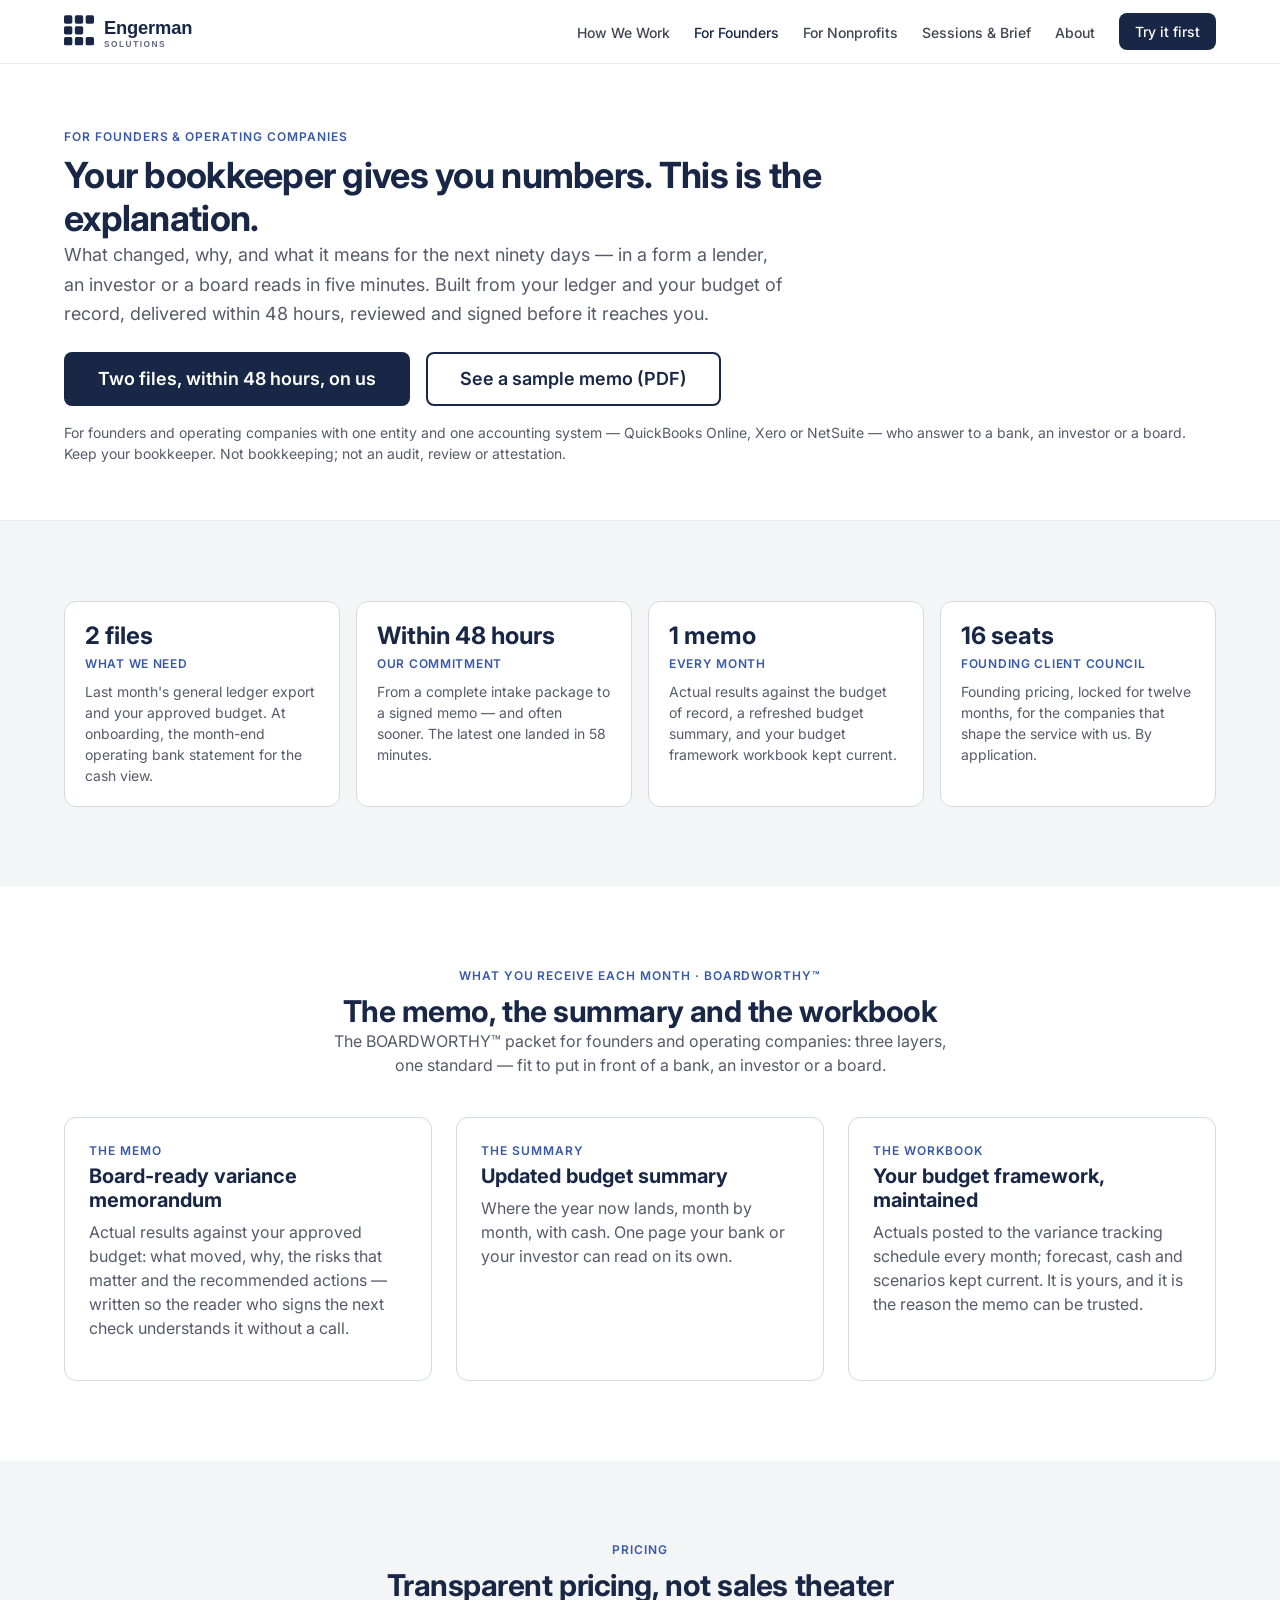
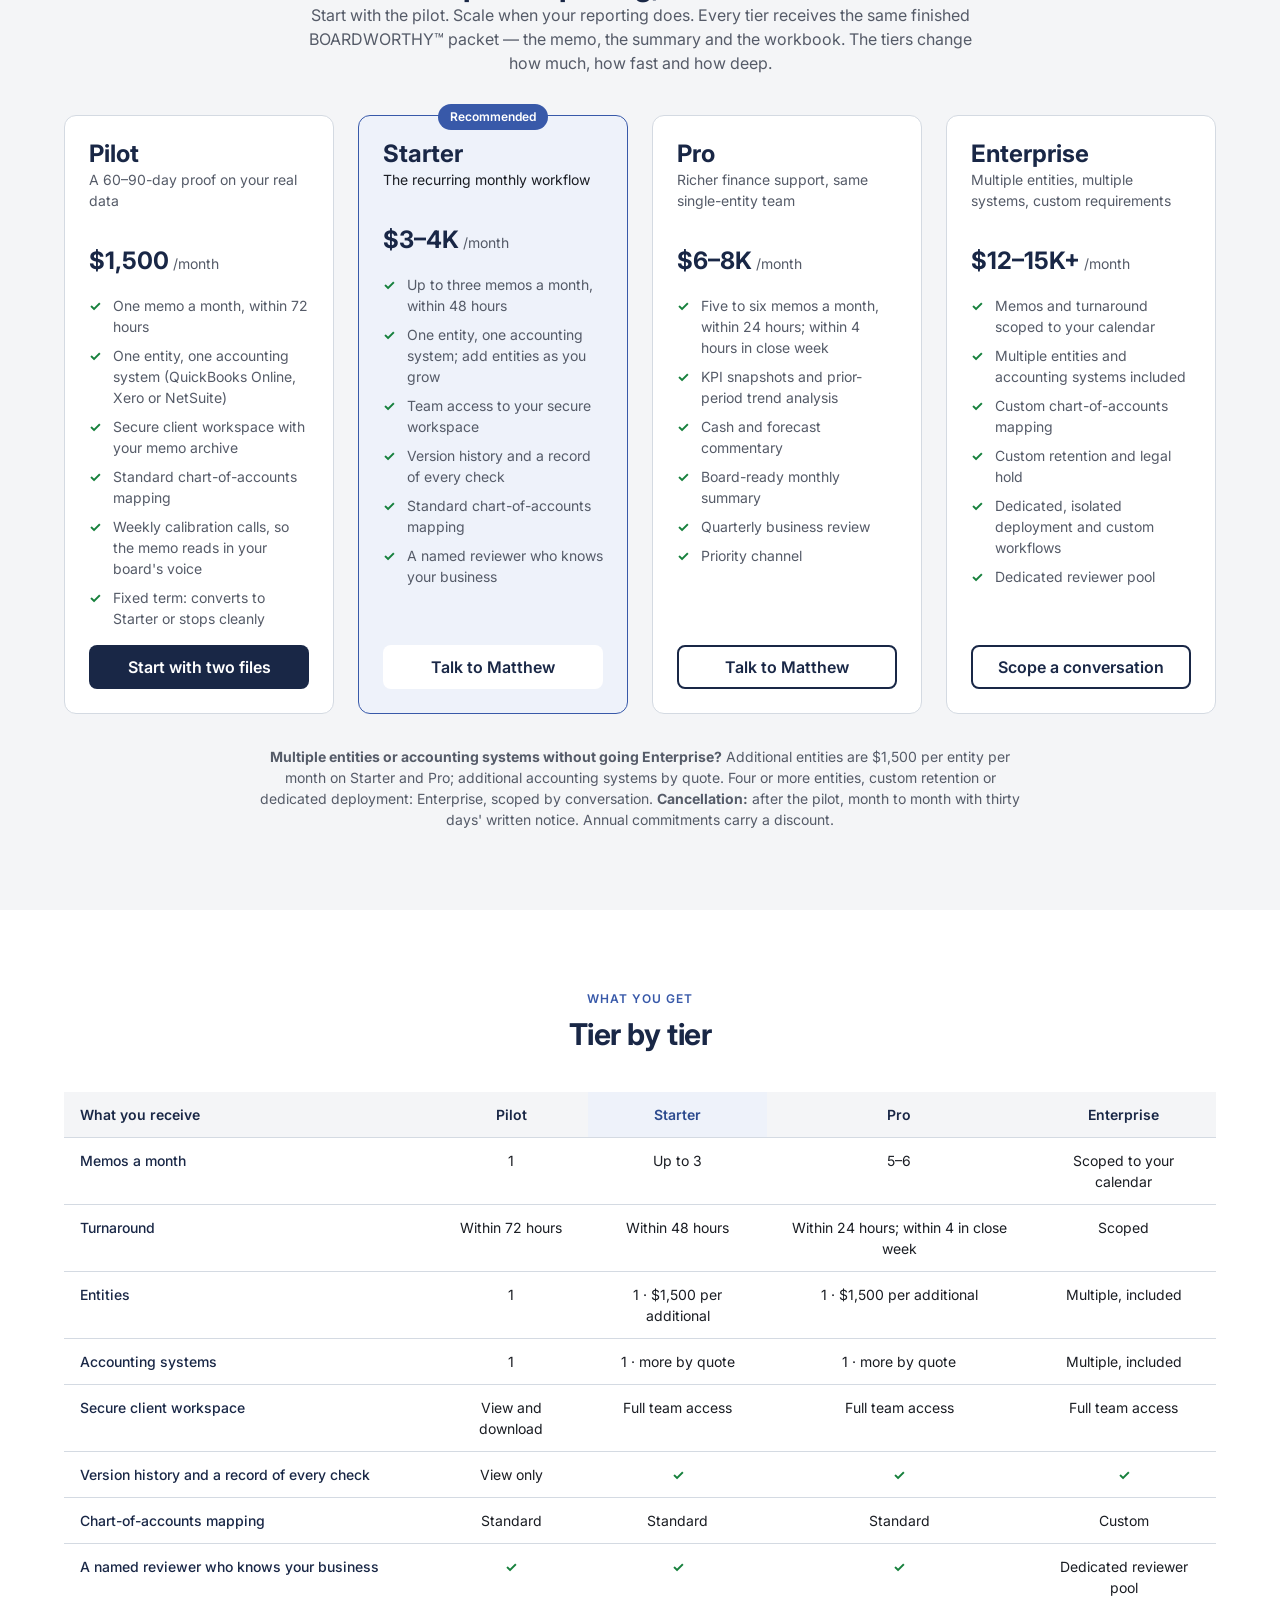
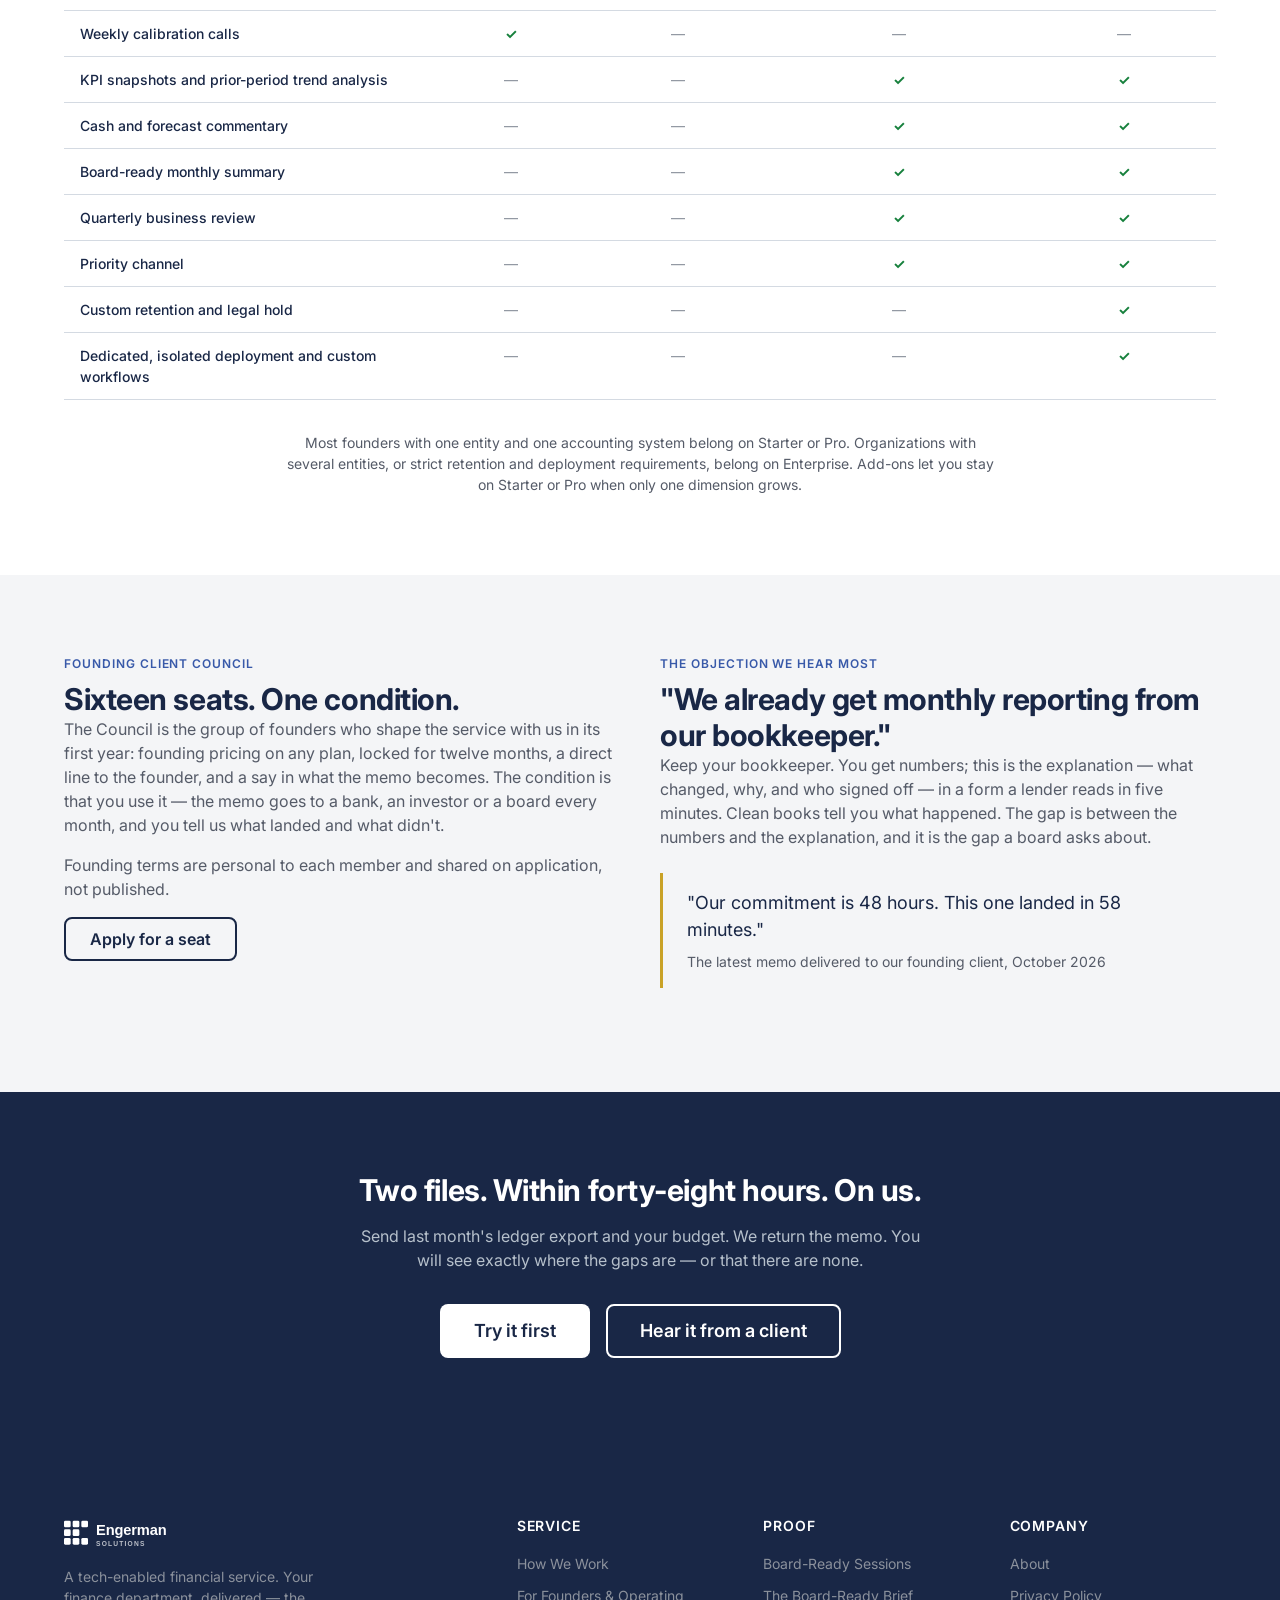
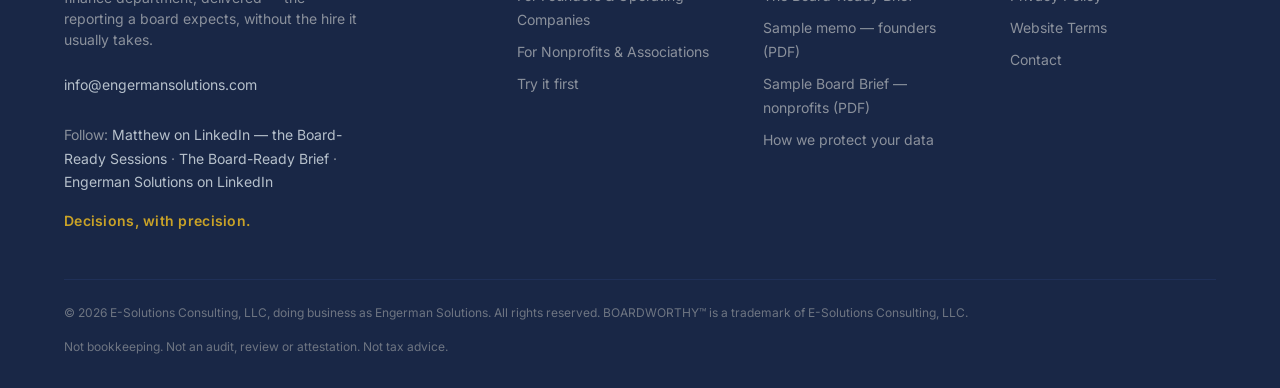
<file: website/pages/founders.html>
<!DOCTYPE html>
<html lang="en">
<head>
  <meta charset="UTF-8">
  <meta name="viewport" content="width=device-width, initial-scale=1.0">
  <title>For Founders &amp; Operating Companies — Engerman Solutions</title>
  <meta name="description" content="Board-ready variance memos for founders and operating companies: two files in, a signed memo back within 48 hours. Keep your bookkeeper; get the explanation a lender, investor or board actually reads.">
  <meta property="og:type" content="website">
  <link rel="preconnect" href="https://fonts.googleapis.com">
  <link rel="preconnect" href="https://fonts.gstatic.com" crossorigin>
  <link href="https://fonts.googleapis.com/css2?family=Inter:wght@400;500;600;700&display=swap" rel="stylesheet">
  <link rel="stylesheet" href="../css/design-tokens.css">
  <link rel="stylesheet" href="../css/site.css">
  <link rel="stylesheet" href="../css/remaster.css">
  <script src="../js/site-config.js"></script>
  <script src="../js/main.js" defer></script>
</head>
<body>
  <a href="#main" class="skip-link">Skip to main content</a>
  <header class="nav" role="banner">
    <div class="container nav__inner">
      <a href="../index.html" class="nav__logo" aria-label="Engerman Solutions — Home">
        <img src="../img/engerman-logo.svg" alt="Engerman Solutions" height="40">
      </a>
      <button class="nav__toggle" aria-expanded="false" aria-controls="nav-links" aria-label="Toggle navigation menu">
        <svg viewBox="0 0 24 24" fill="none" stroke="currentColor" stroke-width="2" stroke-linecap="round"><line x1="3" y1="6" x2="21" y2="6"/><line x1="3" y1="12" x2="21" y2="12"/><line x1="3" y1="18" x2="21" y2="18"/></svg>
      </button>
      <nav aria-label="Main navigation">
        <ul class="nav__links" id="nav-links" role="menubar">
          <li role="none"><a href="../pages/how-we-work.html" role="menuitem">How We Work</a></li><li role="none"><a href="../pages/founders.html" role="menuitem" aria-current="page">For Founders</a></li><li role="none"><a href="../pages/nonprofits.html" role="menuitem">For Nonprofits</a></li><li role="none"><a href="../pages/sessions.html" role="menuitem">Sessions &amp; Brief</a></li><li role="none"><a href="../pages/about.html" role="menuitem">About</a></li>
          <li role="none"><a href="../forms/try-it-first.html" class="nav__cta" role="menuitem">Try it first</a></li>
        </ul>
      </nav>
    </div>
  </header>
  <main id="main">

    <section class="page-hero" aria-labelledby="fo-heading">
      <div class="container">
        <p class="overline">For founders &amp; operating companies</p>
        <h1 id="fo-heading">Your bookkeeper gives you numbers. This is the explanation.</h1>
        <p class="lead">What changed, why, and what it means for the next ninety days — in a form a lender, an investor or a board reads in five minutes. Built from your ledger and your budget of record, delivered within 48 hours, reviewed and signed before it reaches you.</p>
        <div class="hero__ctas">
          <a href="../forms/try-it-first.html#founders" class="btn btn--primary btn--lg">Two files, within 48 hours, on us</a>
          <a href="../downloads/Engerman_Solutions_Sample_Variance_Memo_Founders.pdf" class="btn btn--secondary btn--lg">See a sample memo (PDF)</a>
        </div>
        <p class="text-sm text-secondary" style="margin-top: var(--space-4);">For founders and operating companies with one entity and one accounting system — QuickBooks Online, Xero or NetSuite — who answer to a bank, an investor or a board. Keep your bookkeeper. Not bookkeeping; not an audit, review or attestation.</p>
      </div>
    </section>

    <section class="section bg-alt">
      <div class="container">
        <div class="kv scroll-stagger">
          <div class="kv__item"><span class="kv__n">2 files</span><span class="kv__l">What we need</span><span class="kv__t">Last month's general ledger export and your approved budget. At onboarding, the month-end operating bank statement for the cash view.</span></div>
          <div class="kv__item"><span class="kv__n">Within 48 hours</span><span class="kv__l">Our commitment</span><span class="kv__t">From a complete intake package to a signed memo — and often sooner. The latest one landed in 58 minutes.</span></div>
          <div class="kv__item"><span class="kv__n">1 memo</span><span class="kv__l">Every month</span><span class="kv__t">Actual results against the budget of record, a refreshed budget summary, and your budget framework workbook kept current.</span></div>
          <div class="kv__item"><span class="kv__n">16 seats</span><span class="kv__l">Founding Client Council</span><span class="kv__t">Founding pricing, locked for twelve months, for the companies that shape the service with us. By application.</span></div>
        </div>
      </div>
    </section>

    <section class="section" aria-labelledby="fo-receive">
      <div class="container">
        <div class="text-center scroll-fade" style="max-width: 640px; margin: 0 auto var(--space-10);">
          <p class="overline">What you receive each month &middot; BOARDWORTHY&trade;</p>
          <h2 id="fo-receive">The memo, the summary and the workbook</h2>
          <p class="text-secondary">The BOARDWORTHY&trade; packet for founders and operating companies: three layers, one standard — fit to put in front of a bank, an investor or a board.</p>
        </div>
        <div class="layers scroll-stagger">
          <div class="card layer"><p class="eyebrow">The memo</p><h3>Board-ready variance memorandum</h3><p class="text-secondary">Actual results against your approved budget: what moved, why, the risks that matter and the recommended actions — written so the reader who signs the next check understands it without a call.</p></div>
          <div class="card layer"><p class="eyebrow">The summary</p><h3>Updated budget summary</h3><p class="text-secondary">Where the year now lands, month by month, with cash. One page your bank or your investor can read on its own.</p></div>
          <div class="card layer"><p class="eyebrow">The workbook</p><h3>Your budget framework, maintained</h3><p class="text-secondary">Actuals posted to the variance tracking schedule every month; forecast, cash and scenarios kept current. It is yours, and it is the reason the memo can be trusted.</p></div>
        </div>
      </div>
    </section>

    <section class="section bg-alt" aria-labelledby="fo-pricing" id="pricing">
      <div class="container">
        <div class="text-center scroll-fade" style="max-width: 680px; margin: 0 auto var(--space-10);">
          <p class="overline">Pricing</p>
          <h2 id="fo-pricing">Transparent pricing, not sales theater</h2>
          <p class="text-secondary">Start with the pilot. Scale when your reporting does. Every tier receives the same finished BOARDWORTHY&trade; packet &mdash; the memo, the summary and the workbook. The tiers change how much, how fast and how deep.</p>
        </div>
        <div class="grid grid--4 pricing-grid pricing-grid--founders scroll-stagger">
          <div class="card pricing-card">
            <div class="pricing-card__header"><h3>Pilot</h3><p class="text-sm text-secondary">A 60&ndash;90-day proof on your real data</p></div>
            <div class="pricing-card__price"><span class="pricing-card__amount">$1,500</span><span class="pricing-card__period">/month</span></div>
            <ul class="pricing-card__features"><li>One memo a month, within 72 hours</li><li>One entity, one accounting system (QuickBooks Online, Xero or NetSuite)</li><li>Secure client workspace with your memo archive</li><li>Standard chart-of-accounts mapping</li><li>Weekly calibration calls, so the memo reads in your board's voice</li><li>Fixed term: converts to Starter or stops cleanly</li></ul>
            <a href="../forms/try-it-first.html#founders" class="btn btn--primary" style="width:100%;">Start with two files</a>
          </div>
          <div class="card pricing-card pricing-card--featured">
            <div class="pricing-card__header"><h3>Starter</h3><p class="text-sm">The recurring monthly workflow</p></div>
            <div class="pricing-card__price"><span class="pricing-card__amount">$3&ndash;4K</span><span class="pricing-card__period">/month</span></div>
            <ul class="pricing-card__features"><li>Up to three memos a month, within 48 hours</li><li>One entity, one accounting system; add entities as you grow</li><li>Team access to your secure workspace</li><li>Version history and a record of every check</li><li>Standard chart-of-accounts mapping</li><li>A named reviewer who knows your business</li></ul>
            <a href="mailto:info@engermansolutions.com?subject=Starter%20plan%20%E2%80%94%20a%20conversation" class="btn btn--primary" style="width:100%; background: var(--color-white); color: var(--color-navy-800);">Talk to Matthew</a>
          </div>
          <div class="card pricing-card">
            <div class="pricing-card__header"><h3>Pro</h3><p class="text-sm text-secondary">Richer finance support, same single-entity team</p></div>
            <div class="pricing-card__price"><span class="pricing-card__amount">$6&ndash;8K</span><span class="pricing-card__period">/month</span></div>
            <ul class="pricing-card__features"><li>Five to six memos a month, within 24 hours; within 4 hours in close week</li><li>KPI snapshots and prior-period trend analysis</li><li>Cash and forecast commentary</li><li>Board-ready monthly summary</li><li>Quarterly business review</li><li>Priority channel</li></ul>
            <a href="mailto:info@engermansolutions.com?subject=Pro%20plan%20%E2%80%94%20a%20conversation" class="btn btn--secondary" style="width:100%;">Talk to Matthew</a>
          </div>
          <div class="card pricing-card">
            <div class="pricing-card__header"><h3>Enterprise</h3><p class="text-sm text-secondary">Multiple entities, multiple systems, custom requirements</p></div>
            <div class="pricing-card__price"><span class="pricing-card__amount">$12&ndash;15K+</span><span class="pricing-card__period">/month</span></div>
            <ul class="pricing-card__features"><li>Memos and turnaround scoped to your calendar</li><li>Multiple entities and accounting systems included</li><li>Custom chart-of-accounts mapping</li><li>Custom retention and legal hold</li><li>Dedicated, isolated deployment and custom workflows</li><li>Dedicated reviewer pool</li></ul>
            <a href="mailto:info@engermansolutions.com?subject=Enterprise%20%E2%80%94%20scope%20a%20conversation" class="btn btn--secondary" style="width:100%;">Scope a conversation</a>
          </div>
        </div>
        <p class="text-center text-sm text-secondary" style="max-width: 760px; margin: var(--space-8) auto 0;"><strong>Multiple entities or accounting systems without going Enterprise?</strong> Additional entities are $1,500 per entity per month on Starter and Pro; additional accounting systems by quote. Four or more entities, custom retention or dedicated deployment: Enterprise, scoped by conversation. <strong>Cancellation:</strong> after the pilot, month to month with thirty days' written notice. Annual commitments carry a discount.</p>
      </div>
    </section>

    <section class="section" aria-labelledby="fo-compare">
      <div class="container">
        <div class="text-center scroll-fade" style="max-width: 640px; margin: 0 auto var(--space-10);">
          <p class="overline">What you get</p>
          <h2 id="fo-compare">Tier by tier</h2>
        </div>
        <div class="cmp-wrap">
          <table class="cmp" aria-label="What is included at each tier">
            <thead><tr><th scope="col">What you receive</th><th scope="col">Pilot</th><th scope="col" class="cmp__featured">Starter</th><th scope="col">Pro</th><th scope="col">Enterprise</th></tr></thead>
            <tbody>
              <tr><td>Memos a month</td><td>1</td><td>Up to 3</td><td>5&ndash;6</td><td>Scoped to your calendar</td></tr>
              <tr><td>Turnaround</td><td>Within 72 hours</td><td>Within 48 hours</td><td>Within 24 hours; within 4 in close week</td><td>Scoped</td></tr>
              <tr><td>Entities</td><td>1</td><td>1 &middot; $1,500 per additional</td><td>1 &middot; $1,500 per additional</td><td>Multiple, included</td></tr>
              <tr><td>Accounting systems</td><td>1</td><td>1 &middot; more by quote</td><td>1 &middot; more by quote</td><td>Multiple, included</td></tr>
              <tr><td>Secure client workspace</td><td>View and download</td><td>Full team access</td><td>Full team access</td><td>Full team access</td></tr>
              <tr><td>Version history and a record of every check</td><td>View only</td><td><span class="ok" aria-label="Included">&#10003;</span></td><td><span class="ok" aria-label="Included">&#10003;</span></td><td><span class="ok" aria-label="Included">&#10003;</span></td></tr>
              <tr><td>Chart-of-accounts mapping</td><td>Standard</td><td>Standard</td><td>Standard</td><td>Custom</td></tr>
              <tr><td>A named reviewer who knows your business</td><td><span class="ok" aria-label="Included">&#10003;</span></td><td><span class="ok" aria-label="Included">&#10003;</span></td><td><span class="ok" aria-label="Included">&#10003;</span></td><td>Dedicated reviewer pool</td></tr>
              <tr><td>Weekly calibration calls</td><td><span class="ok" aria-label="Included">&#10003;</span></td><td><span class="no" aria-label="Not included">&mdash;</span></td><td><span class="no" aria-label="Not included">&mdash;</span></td><td><span class="no" aria-label="Not included">&mdash;</span></td></tr>
              <tr><td>KPI snapshots and prior-period trend analysis</td><td><span class="no" aria-label="Not included">&mdash;</span></td><td><span class="no" aria-label="Not included">&mdash;</span></td><td><span class="ok" aria-label="Included">&#10003;</span></td><td><span class="ok" aria-label="Included">&#10003;</span></td></tr>
              <tr><td>Cash and forecast commentary</td><td><span class="no" aria-label="Not included">&mdash;</span></td><td><span class="no" aria-label="Not included">&mdash;</span></td><td><span class="ok" aria-label="Included">&#10003;</span></td><td><span class="ok" aria-label="Included">&#10003;</span></td></tr>
              <tr><td>Board-ready monthly summary</td><td><span class="no" aria-label="Not included">&mdash;</span></td><td><span class="no" aria-label="Not included">&mdash;</span></td><td><span class="ok" aria-label="Included">&#10003;</span></td><td><span class="ok" aria-label="Included">&#10003;</span></td></tr>
              <tr><td>Quarterly business review</td><td><span class="no" aria-label="Not included">&mdash;</span></td><td><span class="no" aria-label="Not included">&mdash;</span></td><td><span class="ok" aria-label="Included">&#10003;</span></td><td><span class="ok" aria-label="Included">&#10003;</span></td></tr>
              <tr><td>Priority channel</td><td><span class="no" aria-label="Not included">&mdash;</span></td><td><span class="no" aria-label="Not included">&mdash;</span></td><td><span class="ok" aria-label="Included">&#10003;</span></td><td><span class="ok" aria-label="Included">&#10003;</span></td></tr>
              <tr><td>Custom retention and legal hold</td><td><span class="no" aria-label="Not included">&mdash;</span></td><td><span class="no" aria-label="Not included">&mdash;</span></td><td><span class="no" aria-label="Not included">&mdash;</span></td><td><span class="ok" aria-label="Included">&#10003;</span></td></tr>
              <tr><td>Dedicated, isolated deployment and custom workflows</td><td><span class="no" aria-label="Not included">&mdash;</span></td><td><span class="no" aria-label="Not included">&mdash;</span></td><td><span class="no" aria-label="Not included">&mdash;</span></td><td><span class="ok" aria-label="Included">&#10003;</span></td></tr>
            </tbody>
          </table>
        </div>
        <p class="text-center text-sm text-secondary" style="max-width: 720px; margin: var(--space-8) auto 0;">Most founders with one entity and one accounting system belong on Starter or Pro. Organizations with several entities, or strict retention and deployment requirements, belong on Enterprise. Add-ons let you stay on Starter or Pro when only one dimension grows.</p>
      </div>
    </section>

    <section class="section bg-alt" aria-labelledby="fo-council">
      <div class="container two-col">
        <div>
          <p class="overline">Founding Client Council</p>
          <h2 id="fo-council">Sixteen seats. One condition.</h2>
          <p class="text-secondary">The Council is the group of founders who shape the service with us in its first year: founding pricing on any plan, locked for twelve months, a direct line to the founder, and a say in what the memo becomes. The condition is that you use it — the memo goes to a bank, an investor or a board every month, and you tell us what landed and what didn't.</p>
          <p class="text-secondary">Founding terms are personal to each member and shared on application, not published.</p>
          <a href="mailto:info@engermansolutions.com?subject=Founding%20Client%20Council%20%E2%80%94%20application" class="btn btn--secondary">Apply for a seat</a>
        </div>
        <div>
          <p class="overline">The objection we hear most</p>
          <h2>"We already get monthly reporting from our bookkeeper."</h2>
          <p class="text-secondary">Keep your bookkeeper. You get numbers; this is the explanation — what changed, why, and who signed off — in a form a lender reads in five minutes. Clean books tell you what happened. The gap is between the numbers and the explanation, and it is the gap a board asks about.</p>
          <blockquote class="quote">"Our commitment is 48 hours. This one landed in 58 minutes."<cite>The latest memo delivered to our founding client, October 2026</cite></blockquote>
        </div>
      </div>
    </section>

    <section class="section bg-navy cta-section" aria-labelledby="fo-cta">
      <div class="container text-center scroll-fade">
        <h2 id="fo-cta">Two files. Within forty-eight hours. On us.</h2>
        <p style="color: var(--color-gray-300); max-width: 560px; margin: var(--space-4) auto var(--space-8);">Send last month's ledger export and your budget. We return the memo. You will see exactly where the gaps are — or that there are none.</p>
        <div class="hero__ctas" style="justify-content: center;">
          <a href="../forms/try-it-first.html#founders" class="btn btn--primary btn--lg" style="background: var(--color-white); color: var(--color-navy-800);">Try it first</a>
          <a href="../pages/sessions.html" class="btn btn--lg" style="border: 2px solid var(--color-white); color: var(--color-white);">Hear it from a client</a>
        </div>
      </div>
    </section>
  </main>
  <footer class="footer" role="contentinfo">
    <div class="container">
      <div class="footer__grid">
        <div class="footer__brand">
          <a href="../index.html" class="nav__logo" style="color: var(--color-white);">
            <img src="../img/engerman-logo-inverted.svg" alt="Engerman Solutions" height="32">
          </a>
          <p>A tech-enabled financial service. Your finance department, delivered — the reporting a board expects, without the hire it usually takes.</p>
          <p style="margin-top: var(--space-2);"><a href="mailto:info@engermansolutions.com" style="color: var(--color-gray-300);">info@engermansolutions.com</a></p>
          <p class="footer__tag">Decisions, with precision.</p>
        </div>
        <div class="footer__col">
          <h4>Service</h4>
          <ul>
            <li><a href="../pages/how-we-work.html">How We Work</a></li>
            <li><a href="../pages/founders.html">For Founders &amp; Operating Companies</a></li>
            <li><a href="../pages/nonprofits.html">For Nonprofits &amp; Associations</a></li>
            <li><a href="../forms/try-it-first.html">Try it first</a></li>
          </ul>
        </div>
        <div class="footer__col">
          <h4>Proof</h4>
          <ul>
            <li><a href="../pages/sessions.html">Board-Ready Sessions</a></li>
            <li><a href="../pages/sessions.html#brief">The Board-Ready Brief</a></li>
            <li><a href="../downloads/Engerman_Solutions_Sample_Variance_Memo_Founders.pdf">Sample memo &mdash; founders (PDF)</a></li>
            <li><a href="../downloads/Engerman_Solutions_Sample_Board_Brief_Nonprofit.pdf">Sample Board Brief &mdash; nonprofits (PDF)</a></li>
            <li><a href="../pages/how-we-work.html#data">How we protect your data</a></li>
          </ul>
        </div>
        <div class="footer__col">
          <h4>Company</h4>
          <ul>
            <li><a href="../pages/about.html">About</a></li>
            <li><a href="../pages/privacy.html">Privacy Policy</a></li>
            <li><a href="../pages/terms.html">Website Terms</a></li>
            <li><a href="mailto:info@engermansolutions.com">Contact</a></li>
          </ul>
        </div>
      </div>
      <div class="footer__bottom">
        <span>© 2026 E-Solutions Consulting, LLC, doing business as Engerman Solutions. All rights reserved. BOARDWORTHY&trade; is a trademark of E-Solutions Consulting, LLC.</span>
        <span>Not bookkeeping. Not an audit, review or attestation. Not tax advice.</span>
      </div>
    </div>
  </footer>
</body>
</html>
</file>
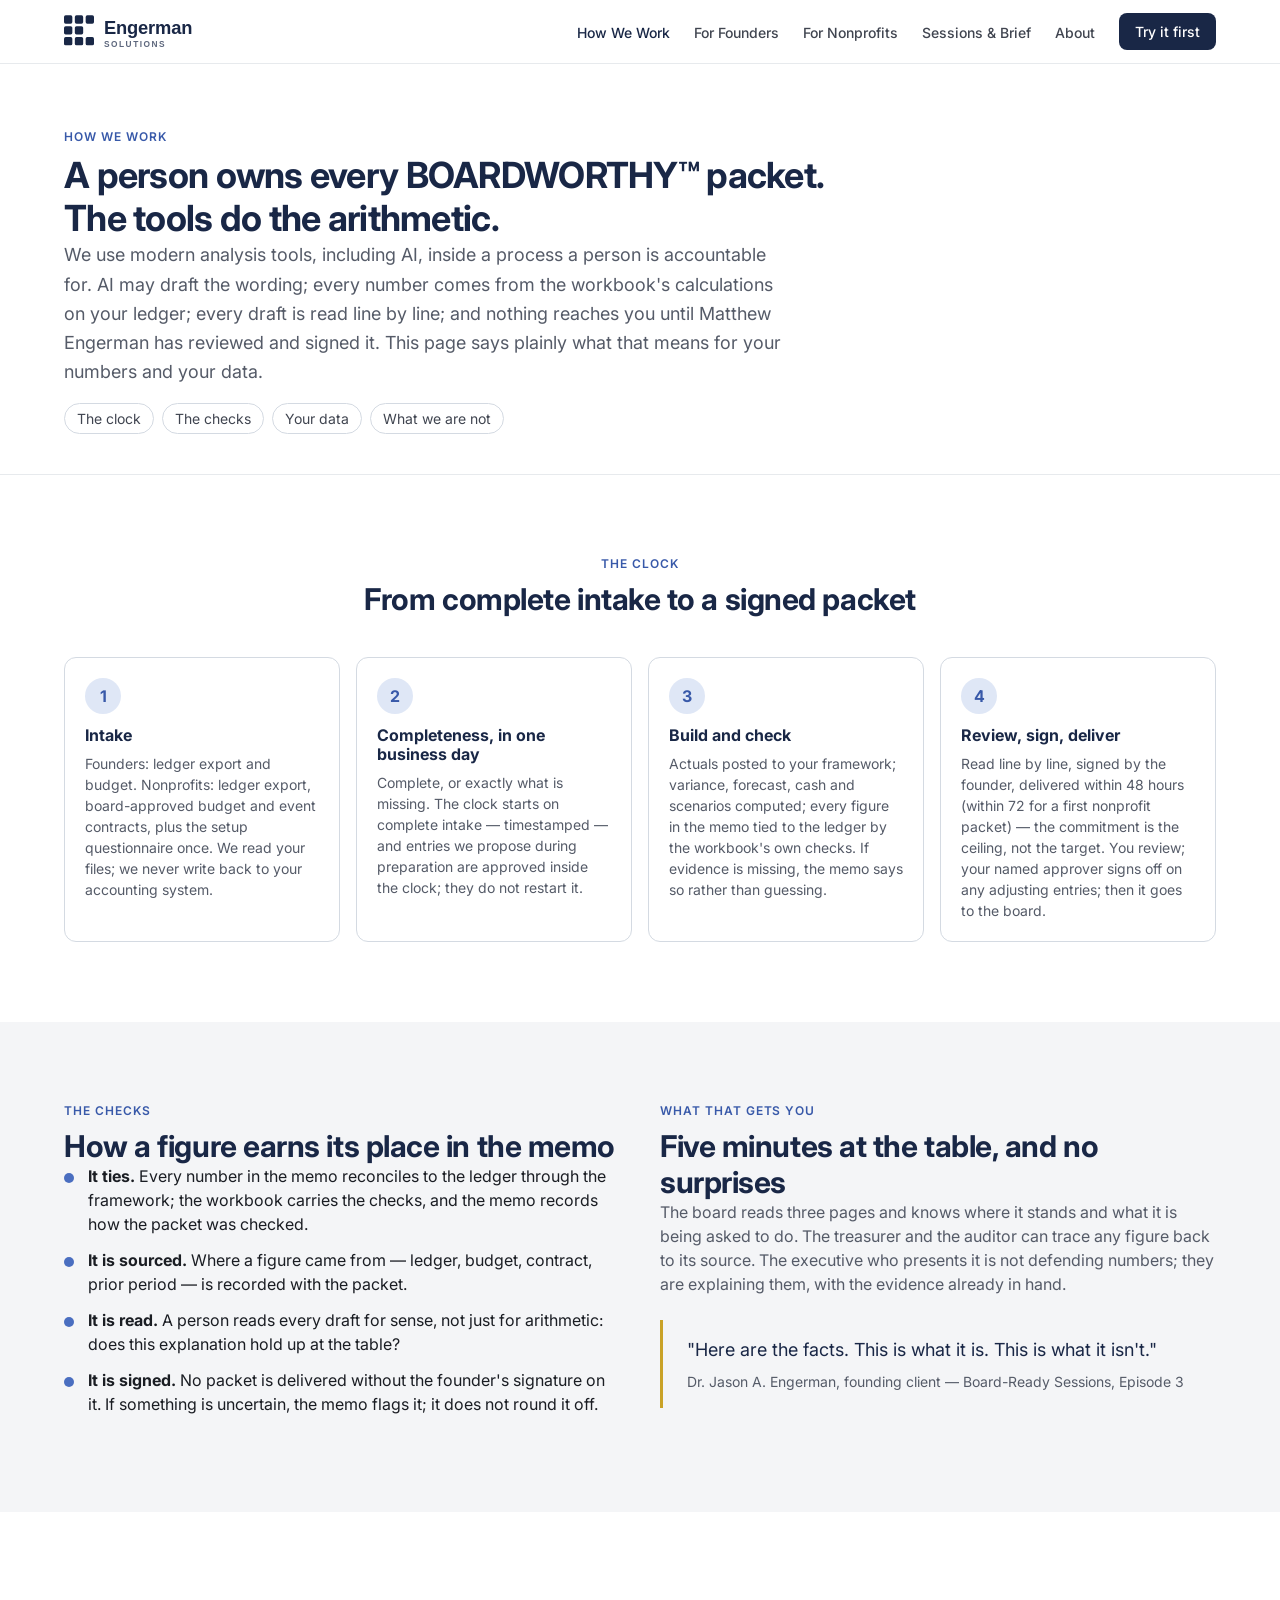
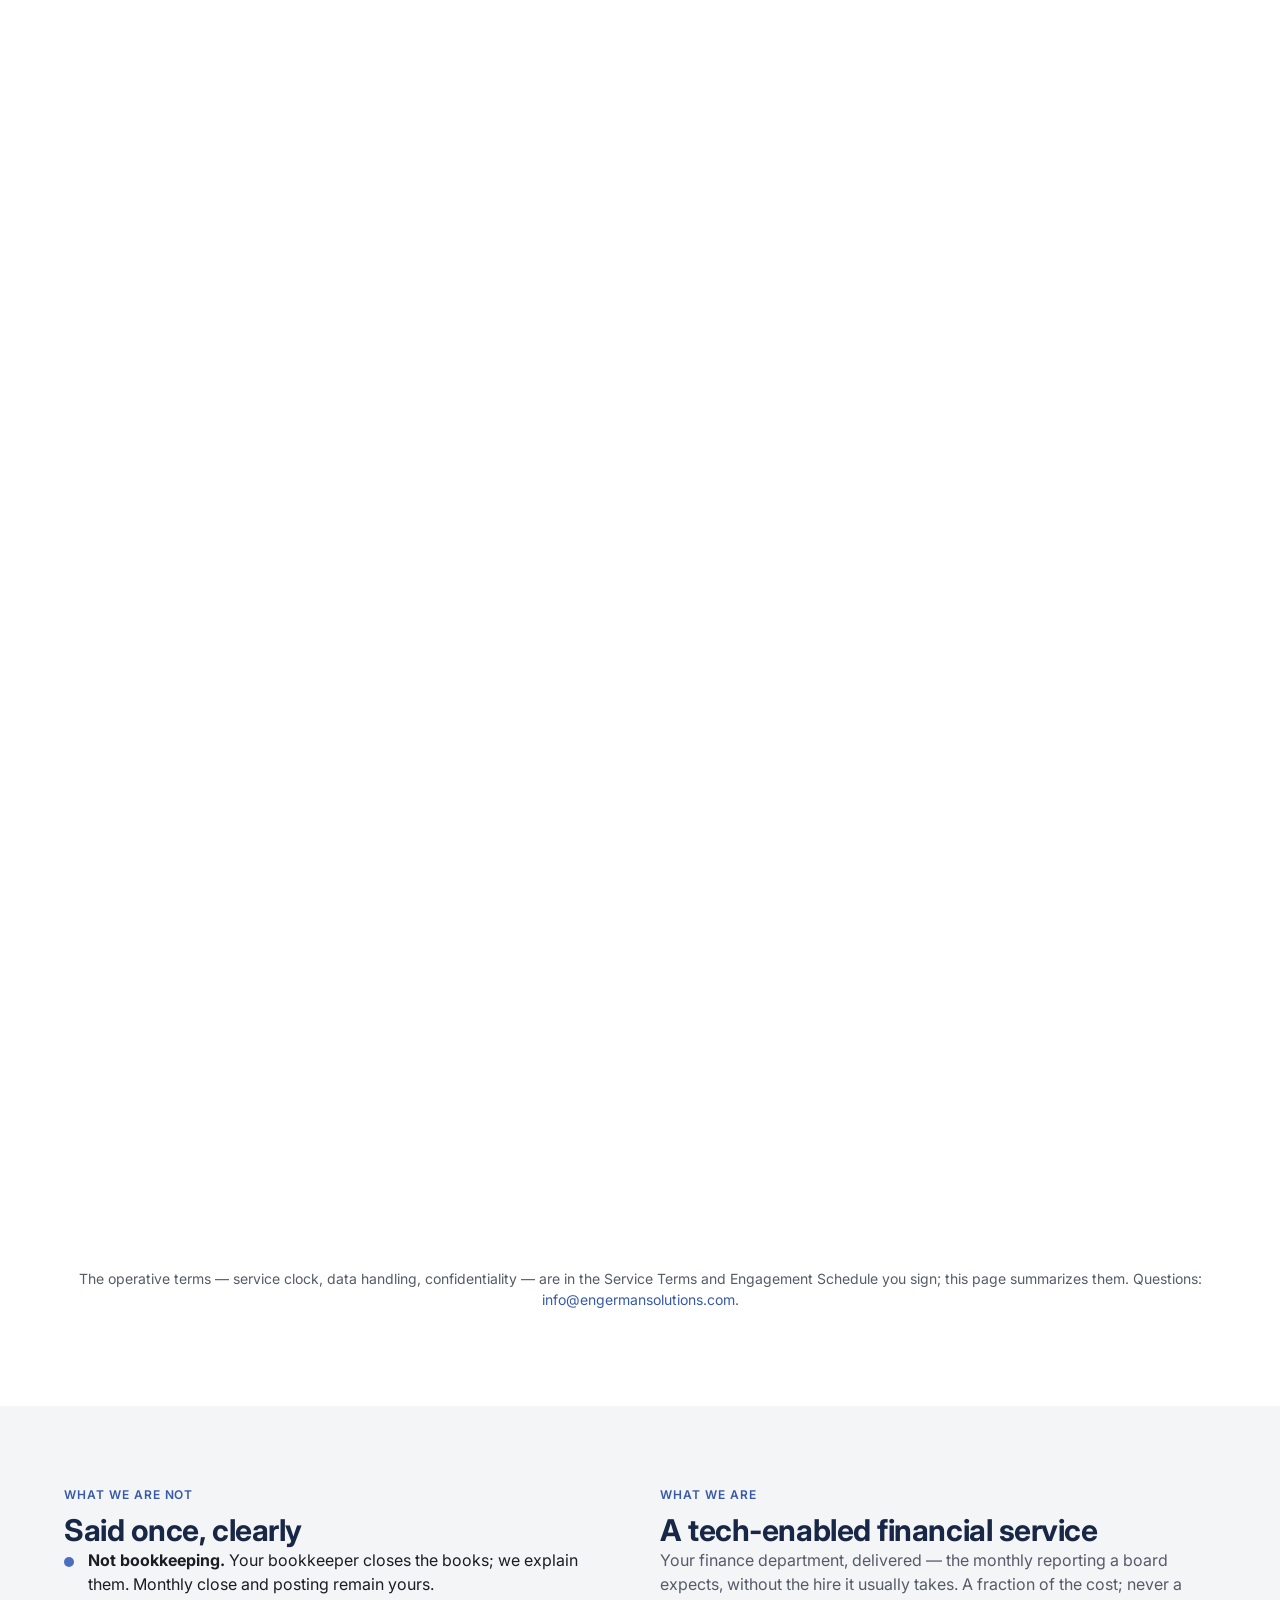
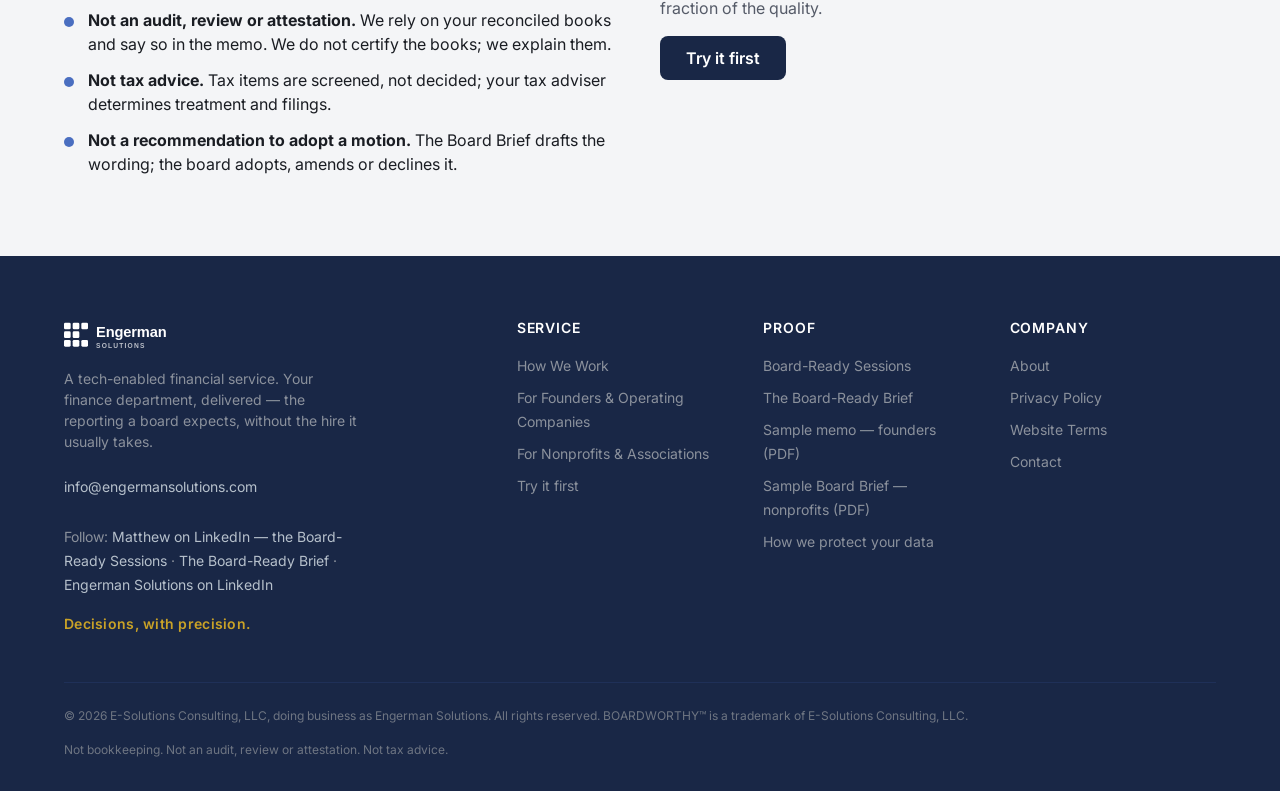
<file: website/pages/how-it-works.html>
<!DOCTYPE html><html lang="en"><head><meta charset="UTF-8"><title>How We Work — Engerman Solutions</title><meta http-equiv="refresh" content="0; url=how-we-work.html"><link rel="canonical" href="how-we-work.html"><meta name="robots" content="noindex"></head><body><p>This page has moved to <a href="how-we-work.html">how-we-work.html</a>.</p></body></html>
</file>
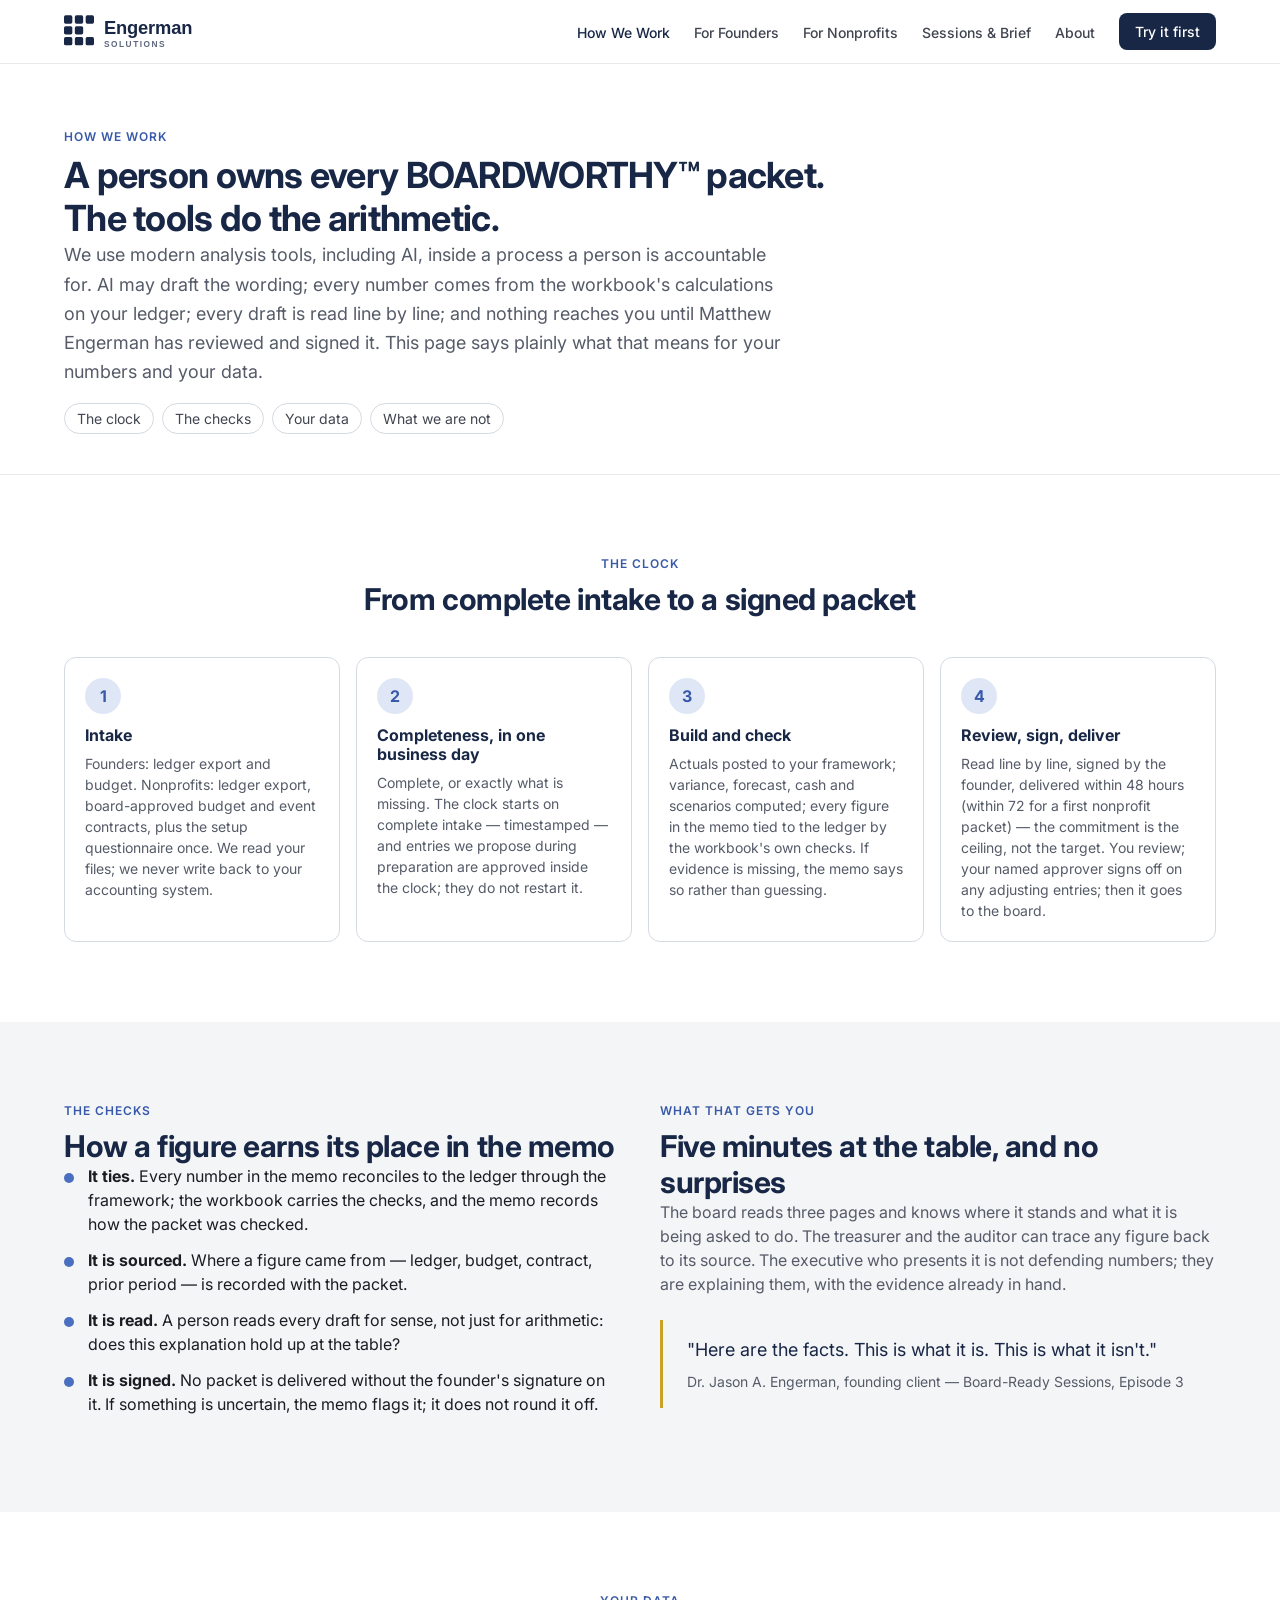
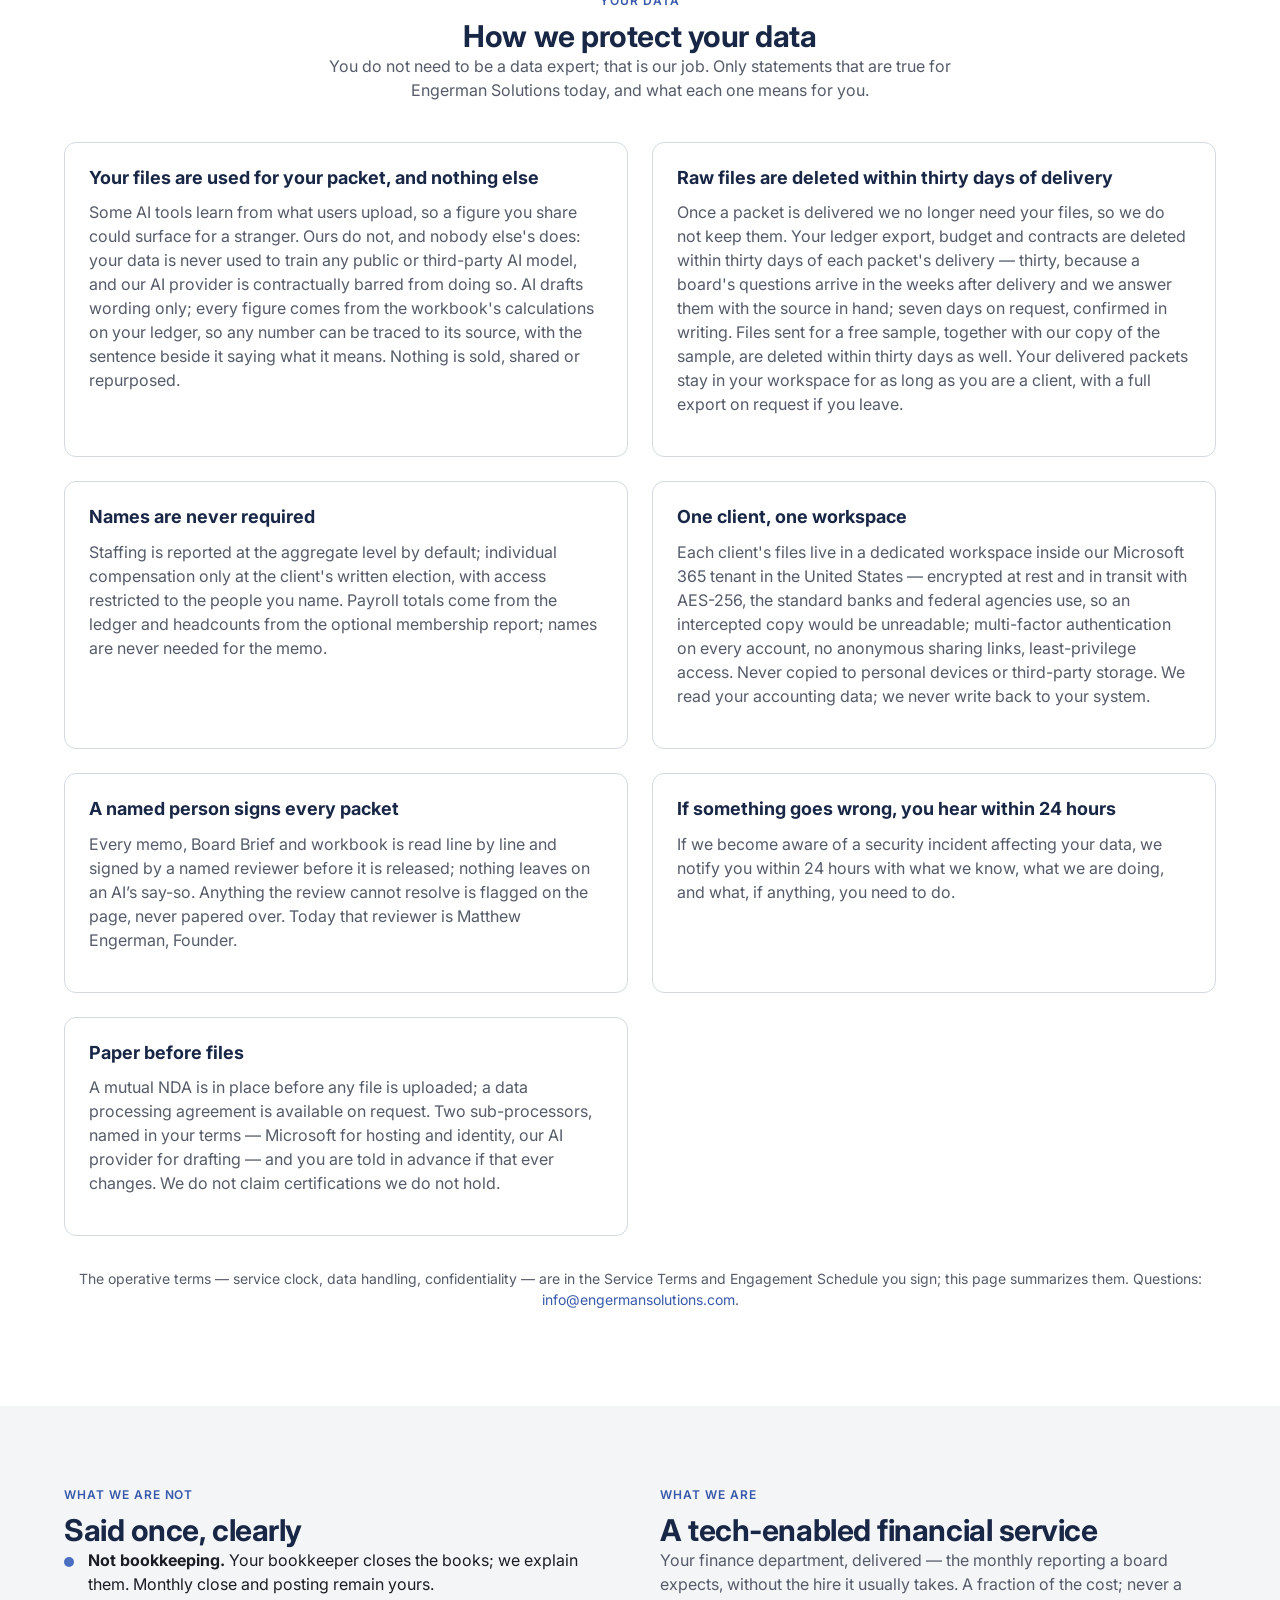
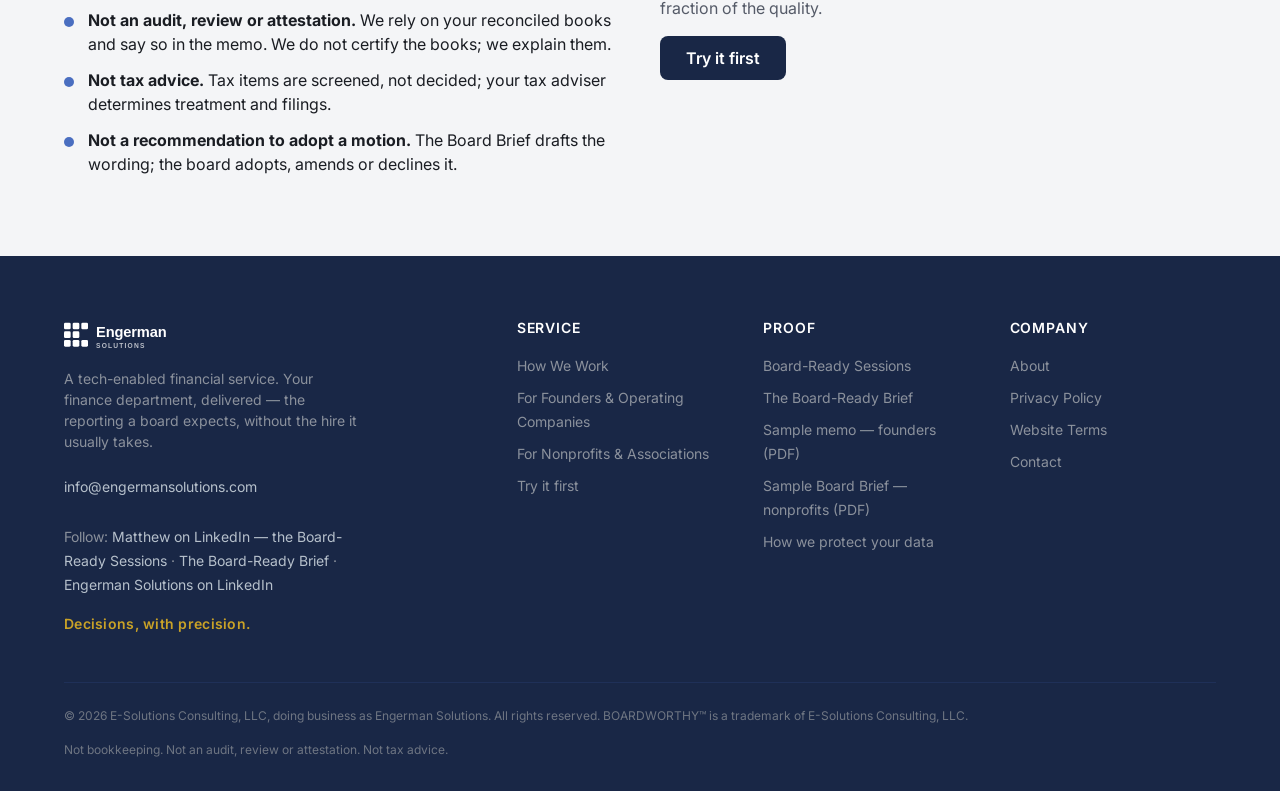
<file: website/pages/how-we-work.html>
<!DOCTYPE html>
<html lang="en">
<head>
  <meta charset="UTF-8">
  <meta name="viewport" content="width=device-width, initial-scale=1.0">
  <title>How We Work — Engerman Solutions</title>
  <meta name="description" content="The clock, the checks, how we protect your data, and what we are not: a person owns every packet; the tools do the arithmetic.">
  <meta property="og:type" content="website">
  <link rel="preconnect" href="https://fonts.googleapis.com">
  <link rel="preconnect" href="https://fonts.gstatic.com" crossorigin>
  <link href="https://fonts.googleapis.com/css2?family=Inter:wght@400;500;600;700&display=swap" rel="stylesheet">
  <link rel="stylesheet" href="../css/design-tokens.css">
  <link rel="stylesheet" href="../css/site.css">
  <link rel="stylesheet" href="../css/remaster.css">
  <script src="../js/site-config.js"></script>
  <script src="../js/main.js" defer></script>
</head>
<body>
  <a href="#main" class="skip-link">Skip to main content</a>
  <header class="nav" role="banner">
    <div class="container nav__inner">
      <a href="../index.html" class="nav__logo" aria-label="Engerman Solutions — Home">
        <img src="../img/engerman-logo.svg" alt="Engerman Solutions" height="40">
      </a>
      <button class="nav__toggle" aria-expanded="false" aria-controls="nav-links" aria-label="Toggle navigation menu">
        <svg viewBox="0 0 24 24" fill="none" stroke="currentColor" stroke-width="2" stroke-linecap="round"><line x1="3" y1="6" x2="21" y2="6"/><line x1="3" y1="12" x2="21" y2="12"/><line x1="3" y1="18" x2="21" y2="18"/></svg>
      </button>
      <nav aria-label="Main navigation">
        <ul class="nav__links" id="nav-links" role="menubar">
          <li role="none"><a href="../pages/how-we-work.html" role="menuitem" aria-current="page">How We Work</a></li><li role="none"><a href="../pages/founders.html" role="menuitem">For Founders</a></li><li role="none"><a href="../pages/nonprofits.html" role="menuitem">For Nonprofits</a></li><li role="none"><a href="../pages/sessions.html" role="menuitem">Sessions &amp; Brief</a></li><li role="none"><a href="../pages/about.html" role="menuitem">About</a></li>
          <li role="none"><a href="../forms/try-it-first.html" class="nav__cta" role="menuitem">Try it first</a></li>
        </ul>
      </nav>
    </div>
  </header>
  <main id="main">

    <section class="page-hero" aria-labelledby="hw-heading">
      <div class="container">
        <p class="overline">How we work</p>
        <h1 id="hw-heading">A person owns every BOARDWORTHY&trade; packet. The tools do the arithmetic.</h1>
        <p class="lead">We use modern analysis tools, including AI, inside a process a person is accountable for. AI may draft the wording; every number comes from the workbook's calculations on your ledger; every draft is read line by line; and nothing reaches you until Matthew Engerman has reviewed and signed it. This page says plainly what that means for your numbers and your data.</p>
        <div class="toc"><a href="#clock">The clock</a><a href="#checks">The checks</a><a href="#data">Your data</a><a href="#not">What we are not</a></div>
      </div>
    </section>

    <section class="section" id="clock" aria-labelledby="hw-clock">
      <div class="container">
        <div class="text-center scroll-fade" style="max-width: 640px; margin: 0 auto var(--space-10);"><p class="overline">The clock</p><h2 id="hw-clock">From complete intake to a signed packet</h2></div>
        <div class="steps scroll-stagger">
          <div class="card step"><div class="step__n">1</div><h4>Intake</h4><p>Founders: ledger export and budget. Nonprofits: ledger export, board-approved budget and event contracts, plus the setup questionnaire once. We read your files; we never write back to your accounting system.</p></div>
          <div class="card step"><div class="step__n">2</div><h4>Completeness, in one business day</h4><p>Complete, or exactly what is missing. The clock starts on complete intake — timestamped — and entries we propose during preparation are approved inside the clock; they do not restart it.</p></div>
          <div class="card step"><div class="step__n">3</div><h4>Build and check</h4><p>Actuals posted to your framework; variance, forecast, cash and scenarios computed; every figure in the memo tied to the ledger by the workbook's own checks. If evidence is missing, the memo says so rather than guessing.</p></div>
          <div class="card step"><div class="step__n">4</div><h4>Review, sign, deliver</h4><p>Read line by line, signed by the founder, delivered within 48 hours (within 72 for a first nonprofit packet) — the commitment is the ceiling, not the target. You review; your named approver signs off on any adjusting entries; then it goes to the board.</p></div>
        </div>
      </div>
    </section>

    <section class="section bg-alt" id="checks" aria-labelledby="hw-checks">
      <div class="container two-col">
        <div>
          <p class="overline">The checks</p>
          <h2 id="hw-checks">How a figure earns its place in the memo</h2>
          <ul class="list-clean">
            <li><strong>It ties.</strong> Every number in the memo reconciles to the ledger through the framework; the workbook carries the checks, and the memo records how the packet was checked.</li>
            <li><strong>It is sourced.</strong> Where a figure came from — ledger, budget, contract, prior period — is recorded with the packet.</li>
            <li><strong>It is read.</strong> A person reads every draft for sense, not just for arithmetic: does this explanation hold up at the table?</li>
            <li><strong>It is signed.</strong> No packet is delivered without the founder's signature on it. If something is uncertain, the memo flags it; it does not round it off.</li>
          </ul>
        </div>
        <div>
          <p class="overline">What that gets you</p>
          <h2>Five minutes at the table, and no surprises</h2>
          <p class="text-secondary">The board reads three pages and knows where it stands and what it is being asked to do. The treasurer and the auditor can trace any figure back to its source. The executive who presents it is not defending numbers; they are explaining them, with the evidence already in hand.</p>
          <blockquote class="quote">"Here are the facts. This is what it is. This is what it isn't."<cite>Dr. Jason A. Engerman, founding client — Board-Ready Sessions, Episode 3</cite></blockquote>
        </div>
      </div>
    </section>

    <section class="section" id="data" aria-labelledby="hw-data">
      <div class="container">
        <div class="text-center scroll-fade" style="max-width: 640px; margin: 0 auto var(--space-10);"><p class="overline">Your data</p><h2 id="hw-data">How we protect your data</h2><p class="text-secondary">You do not need to be a data expert; that is our job. Only statements that are true for Engerman Solutions today, and what each one means for you.</p></div>
        <div class="grid grid--2 scroll-stagger">
          <div class="card trust-card"><h3>Your files are used for your packet, and nothing else</h3><p class="text-secondary">Some AI tools learn from what users upload, so a figure you share could surface for a stranger. Ours do not, and nobody else's does: your data is never used to train any public or third-party AI model, and our AI provider is contractually barred from doing so. AI drafts wording only; every figure comes from the workbook's calculations on your ledger, so any number can be traced to its source, with the sentence beside it saying what it means. Nothing is sold, shared or repurposed.</p></div>
          <div class="card trust-card"><h3>Raw files are deleted within thirty days of delivery</h3><p class="text-secondary">Once a packet is delivered we no longer need your files, so we do not keep them. Your ledger export, budget and contracts are deleted within thirty days of each packet's delivery &mdash; thirty, because a board's questions arrive in the weeks after delivery and we answer them with the source in hand; seven days on request, confirmed in writing. Files sent for a free sample, together with our copy of the sample, are deleted within thirty days as well. Your delivered packets stay in your workspace for as long as you are a client, with a full export on request if you leave.</p></div>
          <div class="card trust-card"><h3>Names are never required</h3><p class="text-secondary">Staffing is reported at the aggregate level by default; individual compensation only at the client's written election, with access restricted to the people you name. Payroll totals come from the ledger and headcounts from the optional membership report; names are never needed for the memo.</p></div>
          <div class="card trust-card"><h3>One client, one workspace</h3><p class="text-secondary">Each client's files live in a dedicated workspace inside our Microsoft 365 tenant in the United States &mdash; encrypted at rest and in transit with AES-256, the standard banks and federal agencies use, so an intercepted copy would be unreadable; multi-factor authentication on every account, no anonymous sharing links, least-privilege access. Never copied to personal devices or third-party storage. We read your accounting data; we never write back to your system.</p></div>
          <div class="card trust-card"><h3>A named person signs every packet</h3><p class="text-secondary">Every memo, Board Brief and workbook is read line by line and signed by a named reviewer before it is released; nothing leaves on an AI&rsquo;s say-so. Anything the review cannot resolve is flagged on the page, never papered over. Today that reviewer is Matthew Engerman, Founder.</p></div>
          <div class="card trust-card"><h3>If something goes wrong, you hear within 24 hours</h3><p class="text-secondary">If we become aware of a security incident affecting your data, we notify you within 24 hours with what we know, what we are doing, and what, if anything, you need to do.</p></div>
          <div class="card trust-card"><h3>Paper before files</h3><p class="text-secondary">A mutual NDA is in place before any file is uploaded; a data processing agreement is available on request. Two sub-processors, named in your terms &mdash; Microsoft for hosting and identity, our AI provider for drafting &mdash; and you are told in advance if that ever changes. We do not claim certifications we do not hold.</p></div>
        </div>
        <p class="text-center text-sm text-secondary" style="margin-top: var(--space-8);">The operative terms — service clock, data handling, confidentiality — are in the Service Terms and Engagement Schedule you sign; this page summarizes them. Questions: <a href="mailto:info@engermansolutions.com">info@engermansolutions.com</a>.</p>
      </div>
    </section>

    <section class="section bg-alt" id="not" aria-labelledby="hw-not">
      <div class="container two-col">
        <div>
          <p class="overline">What we are not</p>
          <h2 id="hw-not">Said once, clearly</h2>
          <ul class="list-clean">
            <li><strong>Not bookkeeping.</strong> Your bookkeeper closes the books; we explain them. Monthly close and posting remain yours.</li>
            <li><strong>Not an audit, review or attestation.</strong> We rely on your reconciled books and say so in the memo. We do not certify the books; we explain them.</li>
            <li><strong>Not tax advice.</strong> Tax items are screened, not decided; your tax adviser determines treatment and filings.</li>
            <li><strong>Not a recommendation to adopt a motion.</strong> The Board Brief drafts the wording; the board adopts, amends or declines it.</li>
          </ul>
        </div>
        <div>
          <p class="overline">What we are</p>
          <h2>A tech-enabled financial service</h2>
          <p class="text-secondary">Your finance department, delivered — the monthly reporting a board expects, without the hire it usually takes. A fraction of the cost; never a fraction of the quality.</p>
          <a href="../forms/try-it-first.html" class="btn btn--primary">Try it first</a>
        </div>
      </div>
    </section>
  </main>
  <footer class="footer" role="contentinfo">
    <div class="container">
      <div class="footer__grid">
        <div class="footer__brand">
          <a href="../index.html" class="nav__logo" style="color: var(--color-white);">
            <img src="../img/engerman-logo-inverted.svg" alt="Engerman Solutions" height="32">
          </a>
          <p>A tech-enabled financial service. Your finance department, delivered — the reporting a board expects, without the hire it usually takes.</p>
          <p style="margin-top: var(--space-2);"><a href="mailto:info@engermansolutions.com" style="color: var(--color-gray-300);">info@engermansolutions.com</a></p>
          <p class="footer__tag">Decisions, with precision.</p>
        </div>
        <div class="footer__col">
          <h4>Service</h4>
          <ul>
            <li><a href="../pages/how-we-work.html">How We Work</a></li>
            <li><a href="../pages/founders.html">For Founders &amp; Operating Companies</a></li>
            <li><a href="../pages/nonprofits.html">For Nonprofits &amp; Associations</a></li>
            <li><a href="../forms/try-it-first.html">Try it first</a></li>
          </ul>
        </div>
        <div class="footer__col">
          <h4>Proof</h4>
          <ul>
            <li><a href="../pages/sessions.html">Board-Ready Sessions</a></li>
            <li><a href="../pages/sessions.html#brief">The Board-Ready Brief</a></li>
            <li><a href="../downloads/Engerman_Solutions_Sample_Variance_Memo_Founders.pdf">Sample memo &mdash; founders (PDF)</a></li>
            <li><a href="../downloads/Engerman_Solutions_Sample_Board_Brief_Nonprofit.pdf">Sample Board Brief &mdash; nonprofits (PDF)</a></li>
            <li><a href="../pages/how-we-work.html#data">How we protect your data</a></li>
          </ul>
        </div>
        <div class="footer__col">
          <h4>Company</h4>
          <ul>
            <li><a href="../pages/about.html">About</a></li>
            <li><a href="../pages/privacy.html">Privacy Policy</a></li>
            <li><a href="../pages/terms.html">Website Terms</a></li>
            <li><a href="mailto:info@engermansolutions.com">Contact</a></li>
          </ul>
        </div>
      </div>
      <div class="footer__bottom">
        <span>© 2026 E-Solutions Consulting, LLC, doing business as Engerman Solutions. All rights reserved. BOARDWORTHY&trade; is a trademark of E-Solutions Consulting, LLC.</span>
        <span>Not bookkeeping. Not an audit, review or attestation. Not tax advice.</span>
      </div>
    </div>
  </footer>
</body>
</html>
</file>
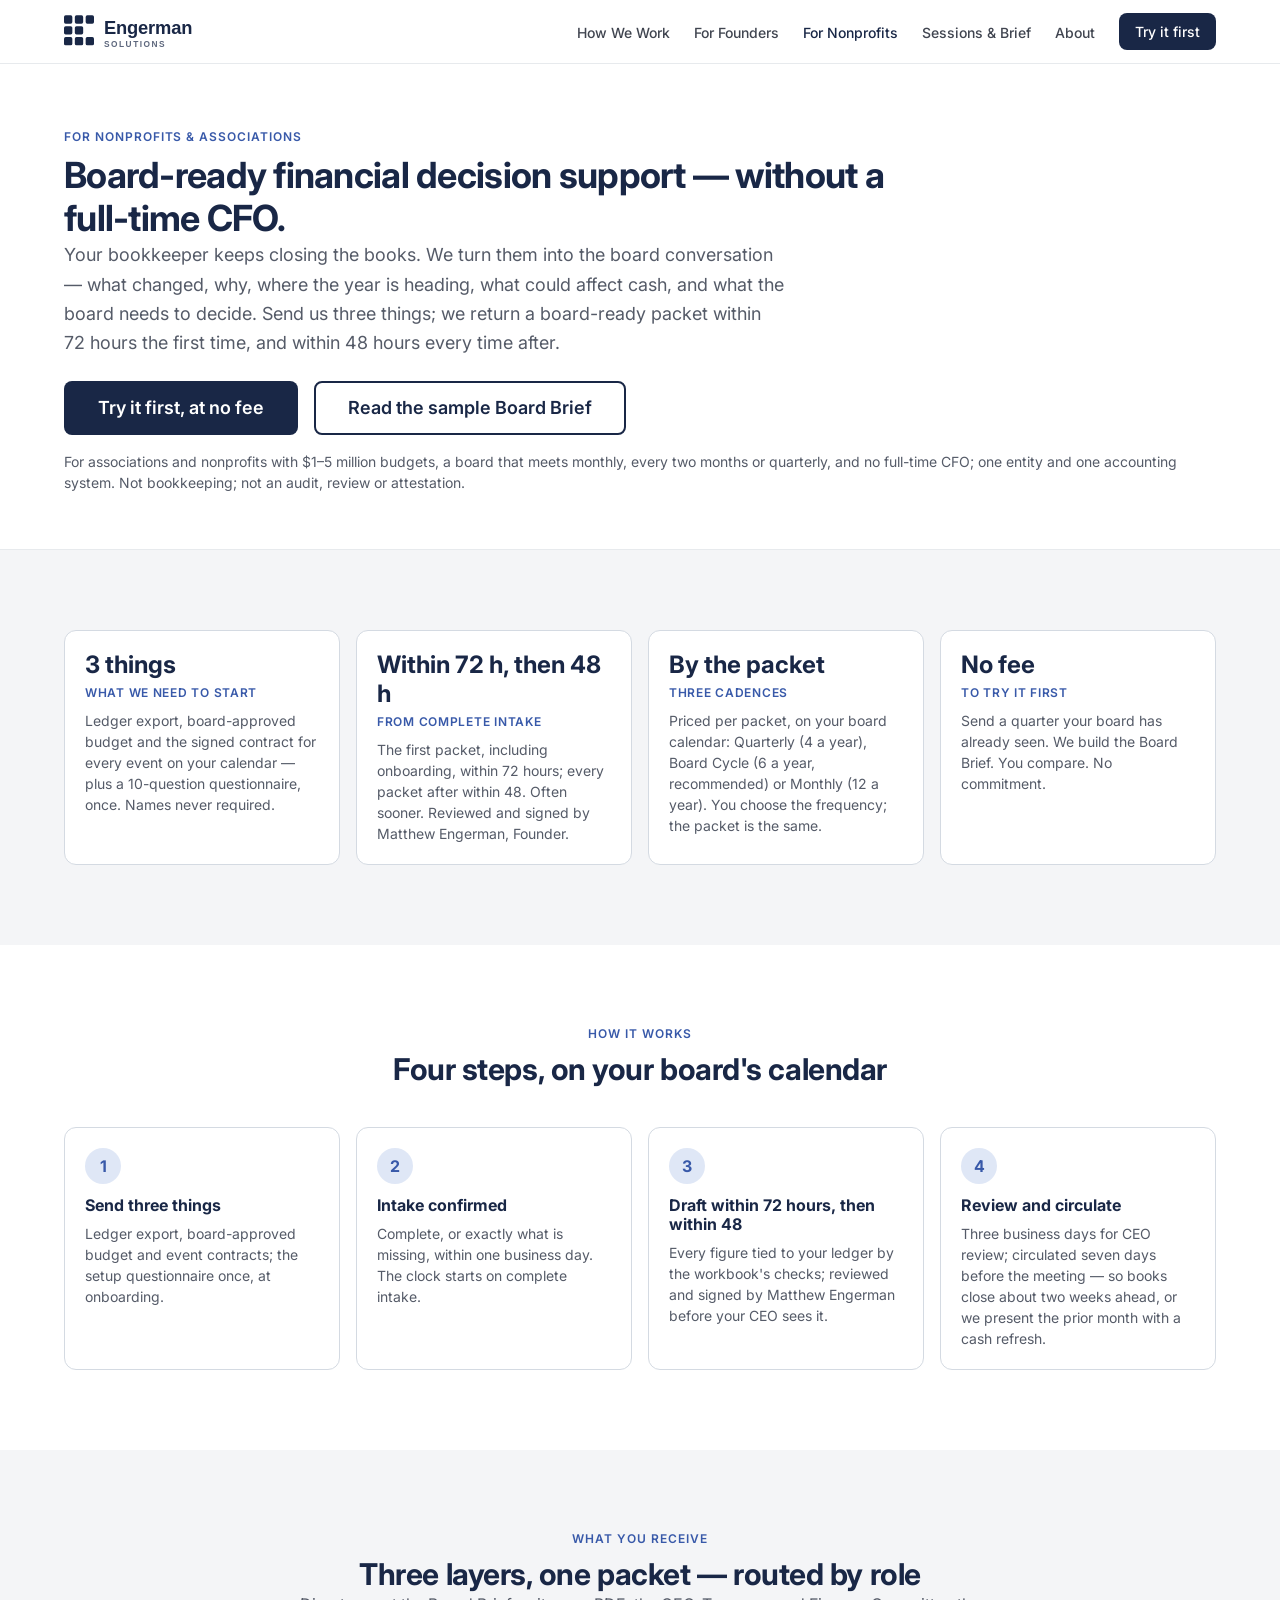
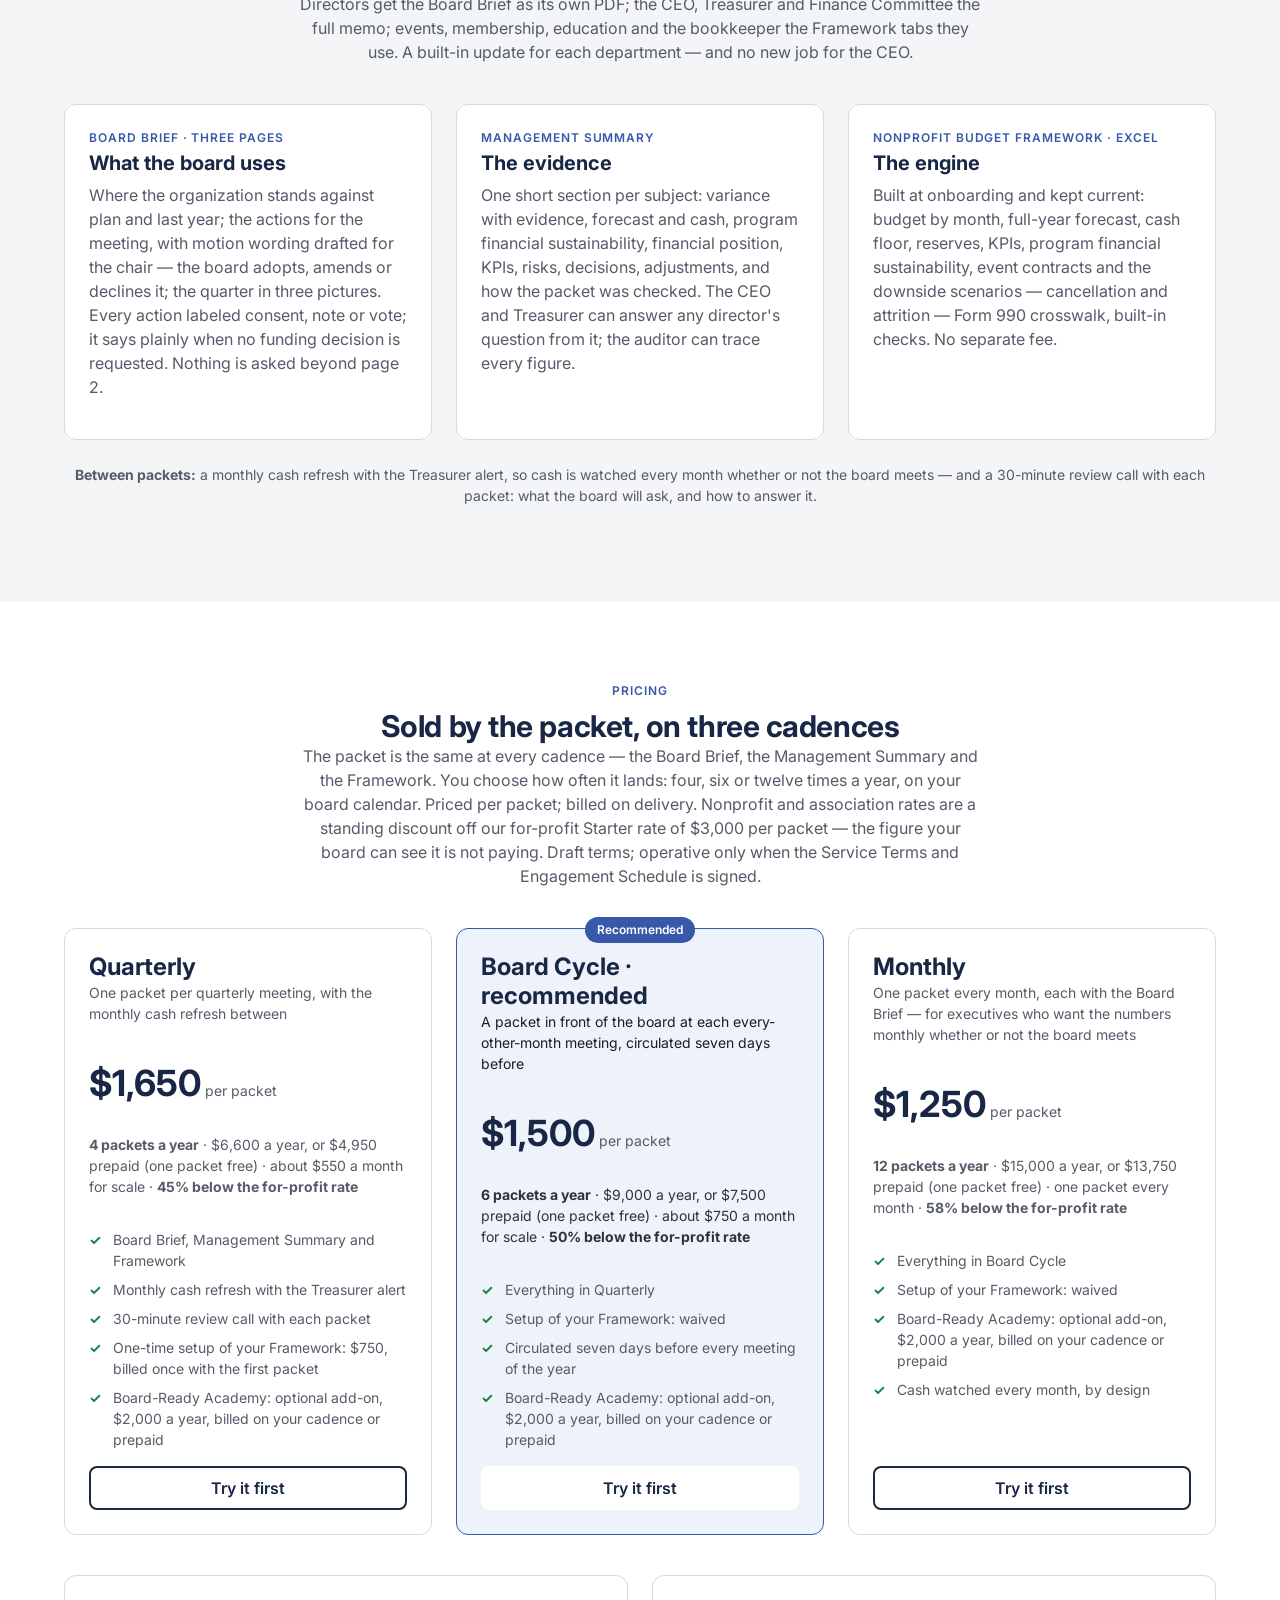
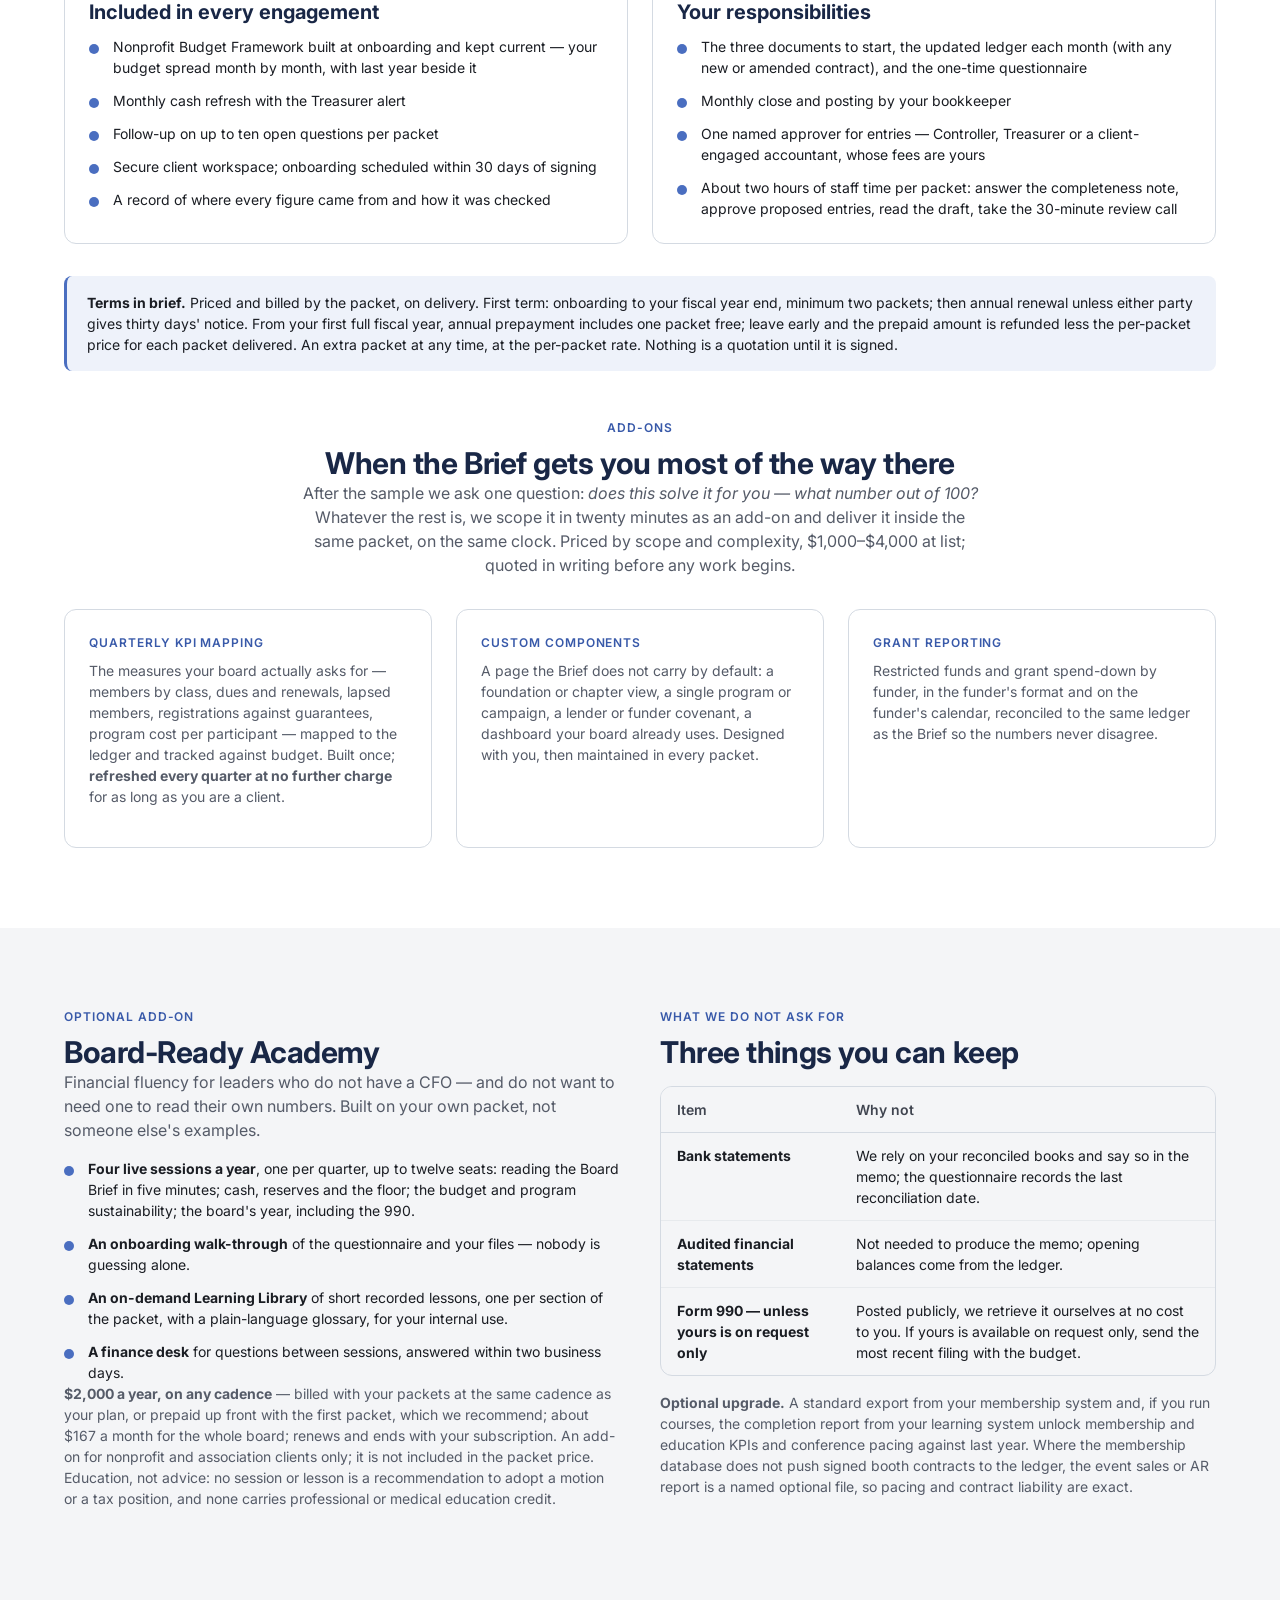
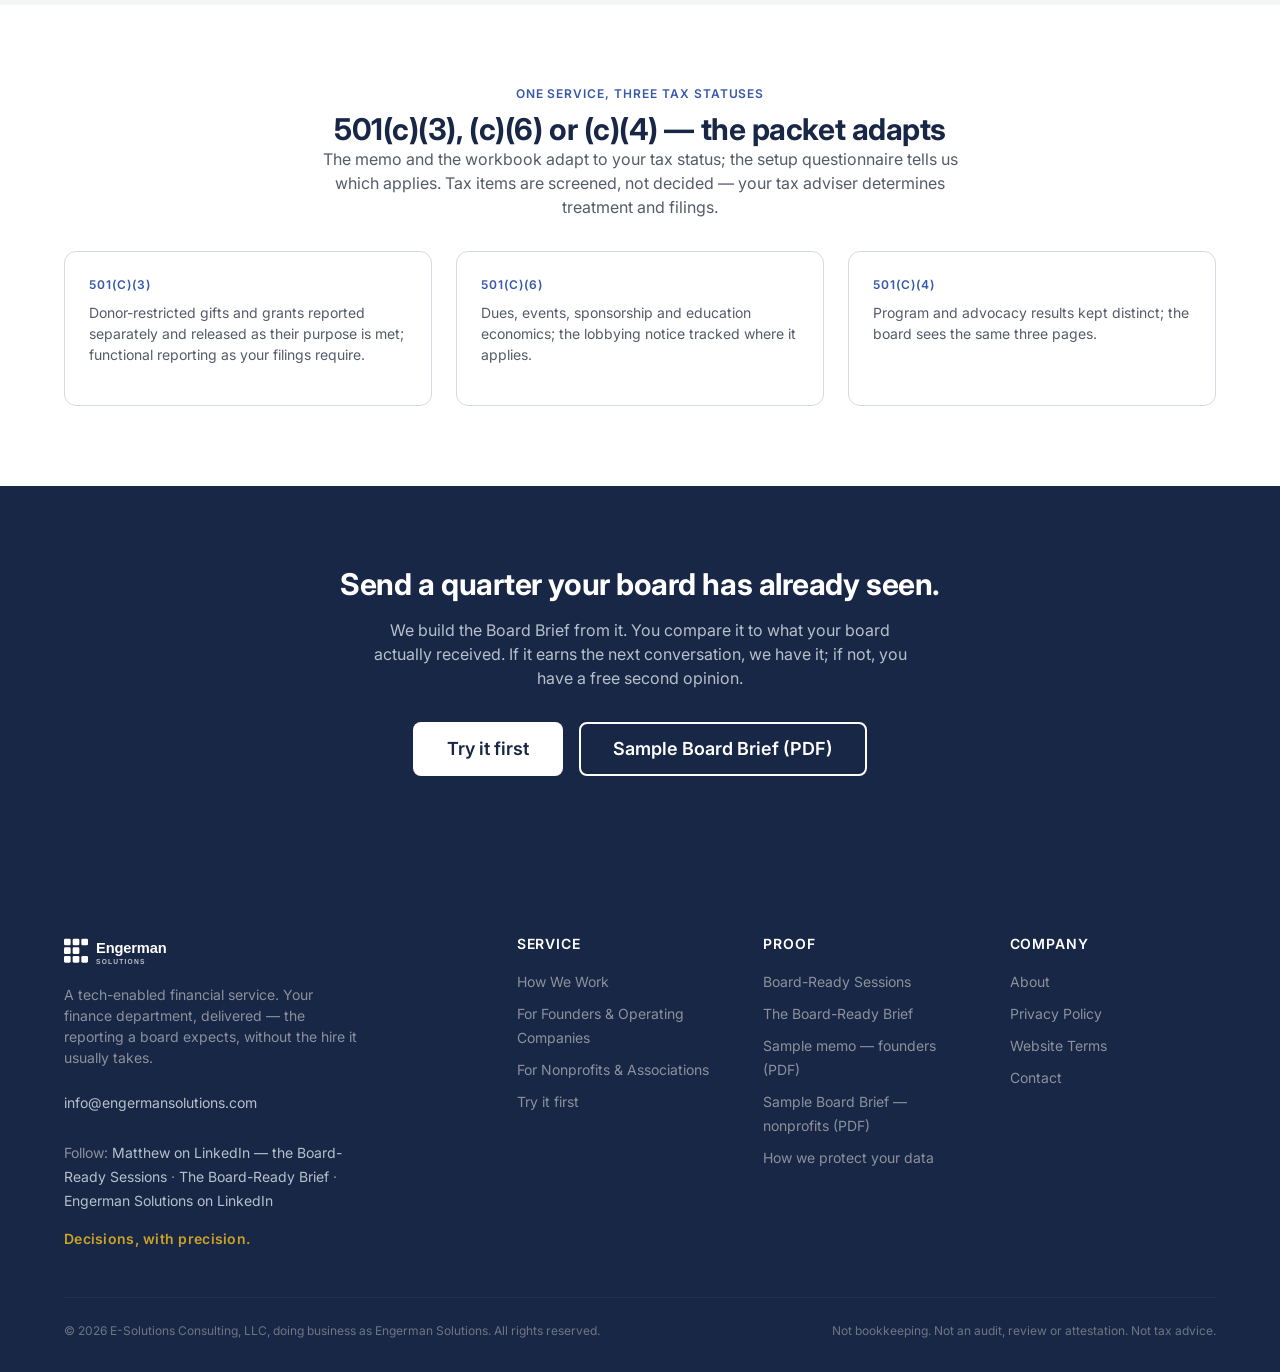
<file: website/pages/nonprofits.html>
<!DOCTYPE html>
<html lang="en">
<head>
  <meta charset="UTF-8">
  <meta name="viewport" content="width=device-width, initial-scale=1.0">
  <title>For Nonprofits &amp; Associations — Engerman Solutions</title>
  <meta name="description" content="Board-ready financial decision support for nonprofits and associations without a full-time CFO: three documents in, a board-ready packet back within 72 hours the first time and within 48 after that, sold by the packet on three cadences.">
  <meta property="og:type" content="website">
  <link rel="preconnect" href="https://fonts.googleapis.com">
  <link rel="preconnect" href="https://fonts.gstatic.com" crossorigin>
  <link href="https://fonts.googleapis.com/css2?family=Inter:wght@400;500;600;700&display=swap" rel="stylesheet">
  <link rel="stylesheet" href="../css/design-tokens.css">
  <link rel="stylesheet" href="../css/site.css">
  <link rel="stylesheet" href="../css/remaster.css">
  <script src="../js/site-config.js"></script>
  <script src="../js/main.js" defer></script>
</head>
<body>
  <a href="#main" class="skip-link">Skip to main content</a>
  <header class="nav" role="banner">
    <div class="container nav__inner">
      <a href="../index.html" class="nav__logo" aria-label="Engerman Solutions — Home">
        <img src="../img/engerman-logo.svg" alt="Engerman Solutions" height="40">
      </a>
      <button class="nav__toggle" aria-expanded="false" aria-controls="nav-links" aria-label="Toggle navigation menu">
        <svg viewBox="0 0 24 24" fill="none" stroke="currentColor" stroke-width="2" stroke-linecap="round"><line x1="3" y1="6" x2="21" y2="6"/><line x1="3" y1="12" x2="21" y2="12"/><line x1="3" y1="18" x2="21" y2="18"/></svg>
      </button>
      <nav aria-label="Main navigation">
        <ul class="nav__links" id="nav-links" role="menubar">
          <li role="none"><a href="../pages/how-we-work.html" role="menuitem">How We Work</a></li><li role="none"><a href="../pages/founders.html" role="menuitem">For Founders</a></li><li role="none"><a href="../pages/nonprofits.html" role="menuitem" aria-current="page">For Nonprofits</a></li><li role="none"><a href="../pages/sessions.html" role="menuitem">Sessions &amp; Brief</a></li><li role="none"><a href="../pages/about.html" role="menuitem">About</a></li>
          <li role="none"><a href="../forms/try-it-first.html" class="nav__cta" role="menuitem">Try it first</a></li>
        </ul>
      </nav>
    </div>
  </header>
  <main id="main">

    <section class="page-hero" aria-labelledby="np-heading">
      <div class="container">
        <p class="overline">For nonprofits &amp; associations</p>
        <h1 id="np-heading">Board-ready financial decision support — without a full-time CFO.</h1>
        <p class="lead">Your bookkeeper keeps closing the books. We turn them into the board conversation — what changed, why, where the year is heading, what could affect cash, and what the board needs to decide. Send us three things; we return a board-ready packet within 72 hours the first time, and within 48 hours every time after.</p>
        <div class="hero__ctas">
          <a href="../forms/try-it-first.html#nonprofits" class="btn btn--primary btn--lg">Try it first, at no fee</a>
          <a href="../downloads/Engerman_Solutions_Sample_Board_Brief_Nonprofit.pdf" class="btn btn--secondary btn--lg">Read the sample Board Brief</a>
        </div>
        <p class="text-sm text-secondary" style="margin-top: var(--space-4);">For associations and nonprofits with $1–5 million budgets, a board that meets monthly, every two months or quarterly, and no full-time CFO; one entity and one accounting system. Not bookkeeping; not an audit, review or attestation.</p>
      </div>
    </section>

    <section class="section bg-alt">
      <div class="container">
        <div class="kv scroll-stagger">
          <div class="kv__item"><span class="kv__n">3 things</span><span class="kv__l">What we need to start</span><span class="kv__t">Ledger export, board-approved budget and the signed contract for every event on your calendar — plus a 10-question questionnaire, once. Names never required.</span></div>
          <div class="kv__item"><span class="kv__n">Within 72 h, then 48 h</span><span class="kv__l">From complete intake</span><span class="kv__t">The first packet, including onboarding, within 72 hours; every packet after within 48. Often sooner. Reviewed and signed by Matthew Engerman, Founder.</span></div>
          <div class="kv__item"><span class="kv__n">By the packet</span><span class="kv__l">Three cadences</span><span class="kv__t">Priced per packet, on your board calendar: Quarterly (4 a year), Board Cycle (6 a year, recommended) or Monthly (12 a year). You choose the frequency; the packet is the same.</span></div>
          <div class="kv__item"><span class="kv__n">No fee</span><span class="kv__l">To try it first</span><span class="kv__t">Send a quarter your board has already seen. We build the Board Brief. You compare. No commitment.</span></div>
        </div>
      </div>
    </section>

    <section class="section" aria-labelledby="np-how">
      <div class="container">
        <div class="text-center scroll-fade" style="max-width: 640px; margin: 0 auto var(--space-10);">
          <p class="overline">How it works</p>
          <h2 id="np-how">Four steps, on your board's calendar</h2>
        </div>
        <div class="steps scroll-stagger">
          <div class="card step"><div class="step__n">1</div><h4>Send three things</h4><p>Ledger export, board-approved budget and event contracts; the setup questionnaire once, at onboarding.</p></div>
          <div class="card step"><div class="step__n">2</div><h4>Intake confirmed</h4><p>Complete, or exactly what is missing, within one business day. The clock starts on complete intake.</p></div>
          <div class="card step"><div class="step__n">3</div><h4>Draft within 72 hours, then within 48</h4><p>Every figure tied to your ledger by the workbook's checks; reviewed and signed by Matthew Engerman before your CEO sees it.</p></div>
          <div class="card step"><div class="step__n">4</div><h4>Review and circulate</h4><p>Three business days for CEO review; circulated seven days before the meeting — so books close about two weeks ahead, or we present the prior month with a cash refresh.</p></div>
        </div>
      </div>
    </section>

    <section class="section bg-alt" aria-labelledby="np-layers">
      <div class="container">
        <div class="text-center scroll-fade" style="max-width: 680px; margin: 0 auto var(--space-10);">
          <p class="overline">What you receive</p>
          <h2 id="np-layers">Three layers, one packet — routed by role</h2>
          <p class="text-secondary">Directors get the Board Brief as its own PDF; the CEO, Treasurer and Finance Committee the full memo; events, membership, education and the bookkeeper the Framework tabs they use. A built-in update for each department — and no new job for the CEO.</p>
        </div>
        <div class="layers scroll-stagger">
          <div class="card layer"><p class="eyebrow">Board Brief · three pages</p><h3>What the board uses</h3><p class="text-secondary">Where the organization stands against plan and last year; the actions for the meeting, with motion wording drafted for the chair — the board adopts, amends or declines it; the quarter in three pictures. Every action labeled consent, note or vote; it says plainly when no funding decision is requested. Nothing is asked beyond page 2.</p></div>
          <div class="card layer"><p class="eyebrow">Management Summary</p><h3>The evidence</h3><p class="text-secondary">One short section per subject: variance with evidence, forecast and cash, program financial sustainability, financial position, KPIs, risks, decisions, adjustments, and how the packet was checked. The CEO and Treasurer can answer any director's question from it; the auditor can trace every figure.</p></div>
          <div class="card layer"><p class="eyebrow">Nonprofit Budget Framework · Excel</p><h3>The engine</h3><p class="text-secondary">Built at onboarding and kept current: budget by month, full-year forecast, cash floor, reserves, KPIs, program financial sustainability, event contracts and the downside scenarios — cancellation and attrition — Form 990 crosswalk, built-in checks. No separate fee.</p></div>
        </div>
        <p class="text-center text-sm text-secondary" style="margin-top: var(--space-6);"><strong>Between packets:</strong> a monthly cash refresh with the Treasurer alert, so cash is watched every month whether or not the board meets — and a 30-minute review call with each packet: what the board will ask, and how to answer it.</p>
      </div>
    </section>

    <section class="section" aria-labelledby="np-pricing">
      <div class="container">
        <div class="text-center scroll-fade" style="max-width: 680px; margin: 0 auto var(--space-10);">
          <p class="overline">Pricing</p>
          <h2 id="np-pricing">Sold by the packet, on three cadences</h2>
          <p class="text-secondary">The packet is the same at every cadence — the Board Brief, the Management Summary and the Framework. You choose how often it lands: four, six or twelve times a year, on your board calendar. Priced per packet; billed on delivery. Nonprofit and association rates are a standing discount off our for-profit Starter rate of $3,000 per packet &mdash; the figure your board can see it is not paying. Draft terms; operative only when the Service Terms and Engagement Schedule is signed.</p>
        </div>
        <div class="cadence scroll-stagger">
          <div class="card pricing-card">
            <div class="pricing-card__header"><h3>Quarterly</h3><p class="text-sm text-secondary">One packet per quarterly meeting, with the monthly cash refresh between</p></div>
            <div class="pricing-card__price"><span class="pricing-card__amount">$1,650</span><span class="pricing-card__period">per packet</span></div>
            <p class="pricing-card__sub"><strong>4 packets a year</strong> · $6,600 a year, or $4,950 prepaid (one packet free) · about $550 a month for scale · <strong>45% below the for-profit rate</strong></p>
            <ul class="pricing-card__features"><li>Board Brief, Management Summary and Framework</li><li>Monthly cash refresh with the Treasurer alert</li><li>30-minute review call with each packet</li><li>One-time setup of your Framework: $750, billed once with the first packet</li><li>Board-Ready Academy: optional add-on, $2,000 a year, billed on your cadence or prepaid</li></ul>
            <a href="../forms/try-it-first.html#nonprofits" class="btn btn--secondary" style="width:100%;">Try it first</a>
          </div>
          <div class="card pricing-card pricing-card--featured">
            <div class="pricing-card__header"><h3>Board Cycle · recommended</h3><p class="text-sm">A packet in front of the board at each every-other-month meeting, circulated seven days before</p></div>
            <div class="pricing-card__price"><span class="pricing-card__amount">$1,500</span><span class="pricing-card__period">per packet</span></div>
            <p class="pricing-card__sub"><strong>6 packets a year</strong> · $9,000 a year, or $7,500 prepaid (one packet free) · about $750 a month for scale · <strong>50% below the for-profit rate</strong></p>
            <ul class="pricing-card__features"><li>Everything in Quarterly</li><li>Setup of your Framework: waived</li><li>Circulated seven days before every meeting of the year</li><li>Board-Ready Academy: optional add-on, $2,000 a year, billed on your cadence or prepaid</li></ul>
            <a href="../forms/try-it-first.html#nonprofits" class="btn btn--primary" style="width:100%; background: var(--color-white); color: var(--color-navy-800);">Try it first</a>
          </div>
          <div class="card pricing-card">
            <div class="pricing-card__header"><h3>Monthly</h3><p class="text-sm text-secondary">One packet every month, each with the Board Brief — for executives who want the numbers monthly whether or not the board meets</p></div>
            <div class="pricing-card__price"><span class="pricing-card__amount">$1,250</span><span class="pricing-card__period">per packet</span></div>
            <p class="pricing-card__sub"><strong>12 packets a year</strong> · $15,000 a year, or $13,750 prepaid (one packet free) · one packet every month · <strong>58% below the for-profit rate</strong></p>
            <ul class="pricing-card__features"><li>Everything in Board Cycle</li><li>Setup of your Framework: waived</li><li>Board-Ready Academy: optional add-on, $2,000 a year, billed on your cadence or prepaid</li><li>Cash watched every month, by design</li></ul>
            <a href="../forms/try-it-first.html#nonprofits" class="btn btn--secondary" style="width:100%;">Try it first</a>
          </div>
        </div>
        <div class="grid grid--2" style="margin-top: var(--space-10);">
          <div class="card"><h3 style="font-size: var(--text-xl); margin-bottom: var(--space-3);">Included in every engagement</h3><ul class="list-clean text-sm"><li>Nonprofit Budget Framework built at onboarding and kept current — your budget spread month by month, with last year beside it</li><li>Monthly cash refresh with the Treasurer alert</li><li>Follow-up on up to ten open questions per packet</li><li>Secure client workspace; onboarding scheduled within 30 days of signing</li><li>A record of where every figure came from and how it was checked</li></ul></div>
          <div class="card"><h3 style="font-size: var(--text-xl); margin-bottom: var(--space-3);">Your responsibilities</h3><ul class="list-clean text-sm"><li>The three documents to start, the updated ledger each month (with any new or amended contract), and the one-time questionnaire</li><li>Monthly close and posting by your bookkeeper</li><li>One named approver for entries — Controller, Treasurer or a client-engaged accountant, whose fees are yours</li><li>About two hours of staff time per packet: answer the completeness note, approve proposed entries, read the draft, take the 30-minute review call</li></ul></div>
        </div>
        <p class="note" style="margin-top: var(--space-8);"><strong>Terms in brief.</strong> Priced and billed by the packet, on delivery. First term: onboarding to your fiscal year end, minimum two packets; then annual renewal unless either party gives thirty days' notice. From your first full fiscal year, annual prepayment includes one packet free; leave early and the prepaid amount is refunded less the per-packet price for each packet delivered. An extra packet at any time, at the per-packet rate. Nothing is a quotation until it is signed.</p>
        <div class="text-center scroll-fade" style="max-width: 680px; margin: var(--space-12) auto var(--space-8);">
          <p class="overline">Add-ons</p>
          <h2 id="np-addons">When the Brief gets you most of the way there</h2>
          <p class="text-secondary">After the sample we ask one question: <em>does this solve it for you &mdash; what number out of 100?</em> Whatever the rest is, we scope it in twenty minutes as an add-on and deliver it inside the same packet, on the same clock. Priced by scope and complexity, $1,000&ndash;$4,000 at list; quoted in writing before any work begins.</p>
        </div>
        <div class="grid grid--3 scroll-stagger">
          <div class="card"><p class="eyebrow">Quarterly KPI Mapping</p><p class="text-sm text-secondary">The measures your board actually asks for &mdash; members by class, dues and renewals, lapsed members, registrations against guarantees, program cost per participant &mdash; mapped to the ledger and tracked against budget. Built once; <strong>refreshed every quarter at no further charge</strong> for as long as you are a client.</p></div>
          <div class="card"><p class="eyebrow">Custom Components</p><p class="text-sm text-secondary">A page the Brief does not carry by default: a foundation or chapter view, a single program or campaign, a lender or funder covenant, a dashboard your board already uses. Designed with you, then maintained in every packet.</p></div>
          <div class="card"><p class="eyebrow">Grant Reporting</p><p class="text-sm text-secondary">Restricted funds and grant spend-down by funder, in the funder's format and on the funder's calendar, reconciled to the same ledger as the Brief so the numbers never disagree.</p></div>
        </div>
      </div>
    </section>

    <section class="section bg-alt" aria-labelledby="np-academy">
      <div class="container two-col">
        <div>
          <p class="overline">Optional add-on</p>
          <h2 id="np-academy">Board-Ready Academy</h2>
          <p class="text-secondary">Financial fluency for leaders who do not have a CFO — and do not want to need one to read their own numbers. Built on your own packet, not someone else's examples.</p>
          <ul class="list-clean text-sm">
            <li><strong>Four live sessions a year</strong>, one per quarter, up to twelve seats: reading the Board Brief in five minutes; cash, reserves and the floor; the budget and program sustainability; the board's year, including the 990.</li>
            <li><strong>An onboarding walk-through</strong> of the questionnaire and your files — nobody is guessing alone.</li>
            <li><strong>An on-demand Learning Library</strong> of short recorded lessons, one per section of the packet, with a plain-language glossary, for your internal use.</li>
            <li><strong>A finance desk</strong> for questions between sessions, answered within two business days.</li>
          </ul>
          <p class="text-sm text-secondary"><strong>$2,000 a year, on any cadence</strong> &mdash; billed with your packets at the same cadence as your plan, or prepaid up front with the first packet, which we recommend; about $167 a month for the whole board; renews and ends with your subscription. An add-on for nonprofit and association clients only; it is not included in the packet price. Education, not advice: no session or lesson is a recommendation to adopt a motion or a tax position, and none carries professional or medical education credit.</p>
        </div>
        <div>
          <p class="overline">What we do not ask for</p>
          <h2>Three things you can keep</h2>
          <div class="table-wrap" style="margin-top: var(--space-4);">
            <table class="table"><thead><tr><th>Item</th><th>Why not</th></tr></thead><tbody>
              <tr><td><strong>Bank statements</strong></td><td>We rely on your reconciled books and say so in the memo; the questionnaire records the last reconciliation date.</td></tr>
              <tr><td><strong>Audited financial statements</strong></td><td>Not needed to produce the memo; opening balances come from the ledger.</td></tr>
              <tr><td><strong>Form 990 — unless yours is on request only</strong></td><td>Posted publicly, we retrieve it ourselves at no cost to you. If yours is available on request only, send the most recent filing with the budget.</td></tr>
            </tbody></table>
          </div>
          <p class="text-sm text-secondary" style="margin-top: var(--space-4);"><strong>Optional upgrade.</strong> A standard export from your membership system and, if you run courses, the completion report from your learning system unlock membership and education KPIs and conference pacing against last year. Where the membership database does not push signed booth contracts to the ledger, the event sales or AR report is a named optional file, so pacing and contract liability are exact.</p>
        </div>
      </div>
    </section>

    <section class="section" aria-labelledby="np-tax">
      <div class="container">
        <div class="text-center scroll-fade" style="max-width: 640px; margin: 0 auto var(--space-8);">
          <p class="overline">One service, three tax statuses</p>
          <h2 id="np-tax">501(c)(3), (c)(6) or (c)(4) — the packet adapts</h2>
          <p class="text-secondary">The memo and the workbook adapt to your tax status; the setup questionnaire tells us which applies. Tax items are screened, not decided — your tax adviser determines treatment and filings.</p>
        </div>
        <div class="grid grid--3 scroll-stagger">
          <div class="card"><p class="eyebrow">501(c)(3)</p><p class="text-sm text-secondary">Donor-restricted gifts and grants reported separately and released as their purpose is met; functional reporting as your filings require.</p></div>
          <div class="card"><p class="eyebrow">501(c)(6)</p><p class="text-sm text-secondary">Dues, events, sponsorship and education economics; the lobbying notice tracked where it applies.</p></div>
          <div class="card"><p class="eyebrow">501(c)(4)</p><p class="text-sm text-secondary">Program and advocacy results kept distinct; the board sees the same three pages.</p></div>
        </div>
      </div>
    </section>

    <section class="section bg-navy cta-section" aria-labelledby="np-cta">
      <div class="container text-center scroll-fade">
        <h2 id="np-cta">Send a quarter your board has already seen.</h2>
        <p style="color: var(--color-gray-300); max-width: 560px; margin: var(--space-4) auto var(--space-8);">We build the Board Brief from it. You compare it to what your board actually received. If it earns the next conversation, we have it; if not, you have a free second opinion.</p>
        <div class="hero__ctas" style="justify-content: center;">
          <a href="../forms/try-it-first.html#nonprofits" class="btn btn--primary btn--lg" style="background: var(--color-white); color: var(--color-navy-800);">Try it first</a>
          <a href="../downloads/Engerman_Solutions_Sample_Board_Brief_Nonprofit.pdf" class="btn btn--lg" style="border: 2px solid var(--color-white); color: var(--color-white);">Sample Board Brief (PDF)</a>
        </div>
      </div>
    </section>
  </main>
  <footer class="footer" role="contentinfo">
    <div class="container">
      <div class="footer__grid">
        <div class="footer__brand">
          <a href="../index.html" class="nav__logo" style="color: var(--color-white);">
            <img src="../img/engerman-logo-inverted.svg" alt="Engerman Solutions" height="32">
          </a>
          <p>A tech-enabled financial service. Your finance department, delivered — the reporting a board expects, without the hire it usually takes.</p>
          <p style="margin-top: var(--space-2);"><a href="mailto:info@engermansolutions.com" style="color: var(--color-gray-300);">info@engermansolutions.com</a></p>
          <p class="footer__tag">Decisions, with precision.</p>
        </div>
        <div class="footer__col">
          <h4>Service</h4>
          <ul>
            <li><a href="../pages/how-we-work.html">How We Work</a></li>
            <li><a href="../pages/founders.html">For Founders &amp; Operating Companies</a></li>
            <li><a href="../pages/nonprofits.html">For Nonprofits &amp; Associations</a></li>
            <li><a href="../forms/try-it-first.html">Try it first</a></li>
          </ul>
        </div>
        <div class="footer__col">
          <h4>Proof</h4>
          <ul>
            <li><a href="../pages/sessions.html">Board-Ready Sessions</a></li>
            <li><a href="../pages/sessions.html#brief">The Board-Ready Brief</a></li>
            <li><a href="../downloads/Engerman_Solutions_Sample_Variance_Memo_Founders.pdf">Sample memo &mdash; founders (PDF)</a></li>
            <li><a href="../downloads/Engerman_Solutions_Sample_Board_Brief_Nonprofit.pdf">Sample Board Brief &mdash; nonprofits (PDF)</a></li>
            <li><a href="../pages/how-we-work.html#data">How we protect your data</a></li>
          </ul>
        </div>
        <div class="footer__col">
          <h4>Company</h4>
          <ul>
            <li><a href="../pages/about.html">About</a></li>
            <li><a href="../pages/privacy.html">Privacy Policy</a></li>
            <li><a href="../pages/terms.html">Website Terms</a></li>
            <li><a href="mailto:info@engermansolutions.com">Contact</a></li>
          </ul>
        </div>
      </div>
      <div class="footer__bottom">
        <span>© 2026 E-Solutions Consulting, LLC, doing business as Engerman Solutions. All rights reserved.</span>
        <span>Not bookkeeping. Not an audit, review or attestation. Not tax advice.</span>
      </div>
    </div>
  </footer>
</body>
</html>
</file>
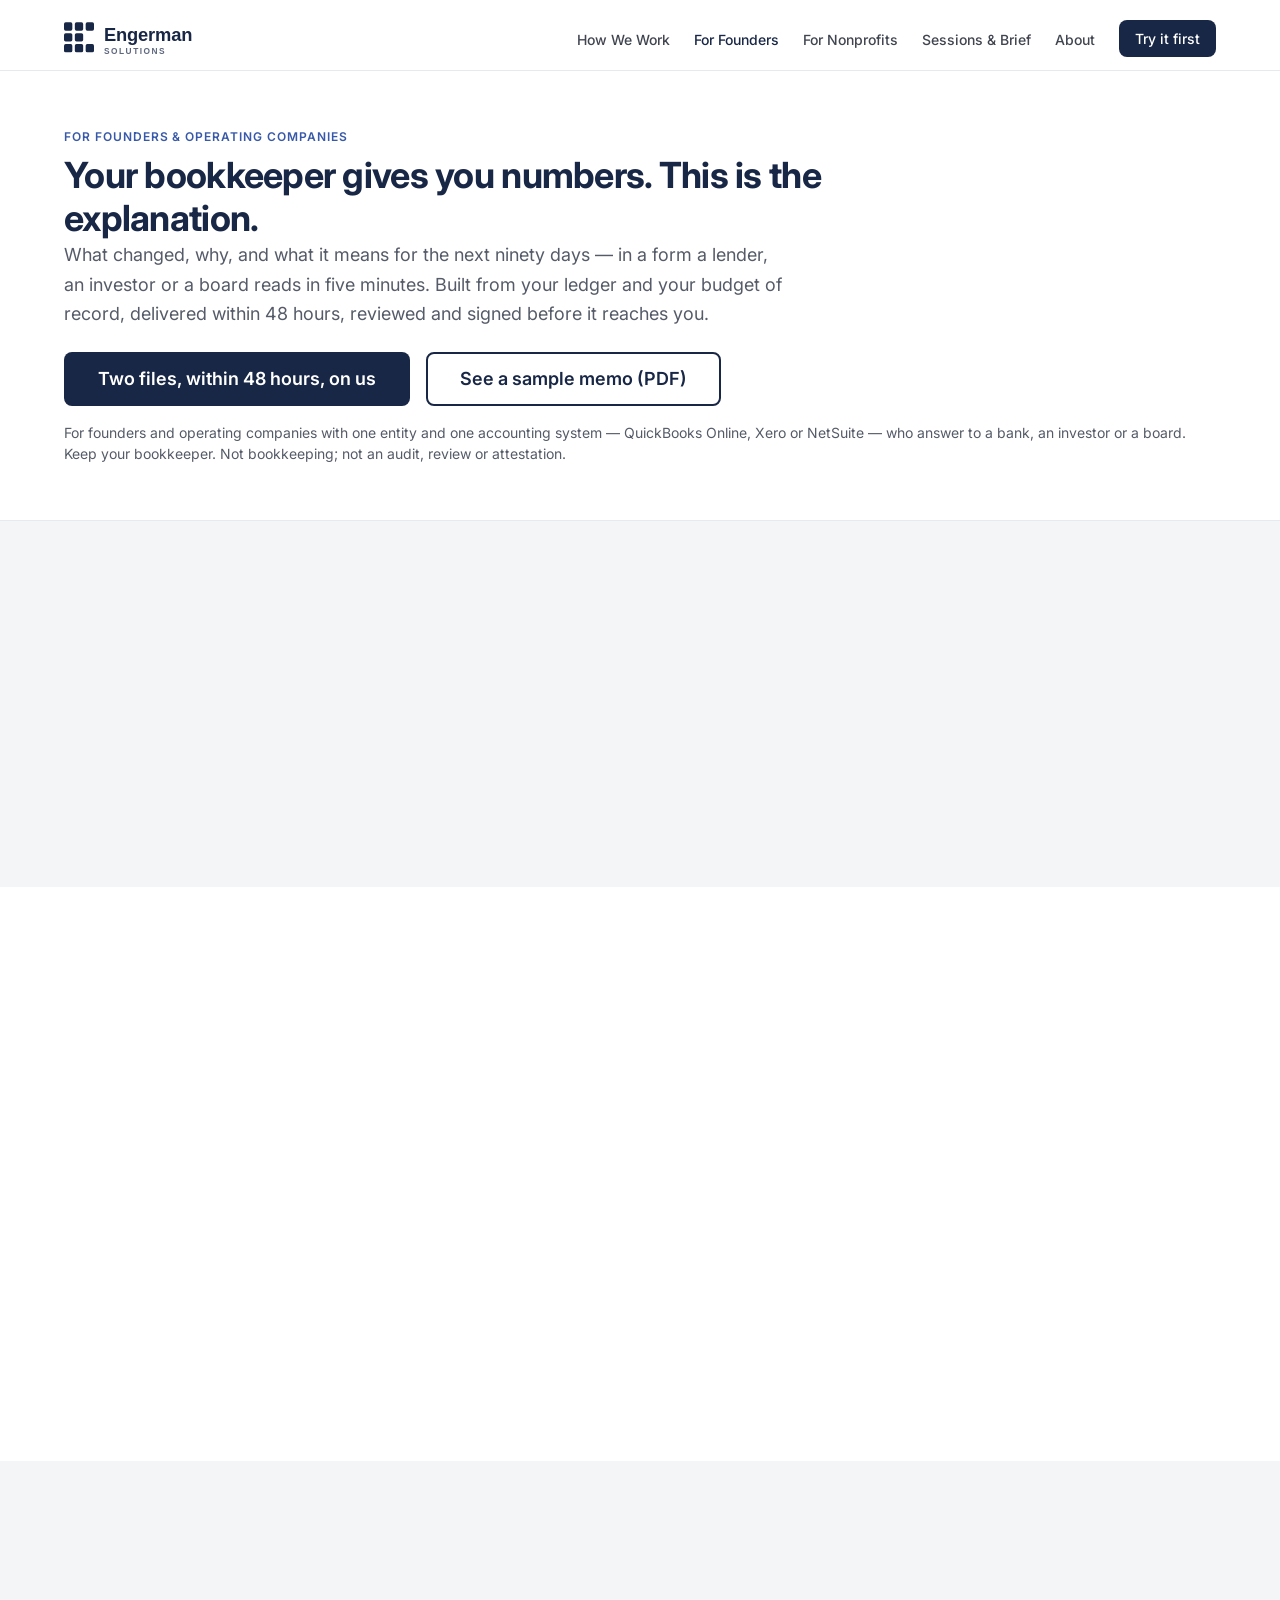
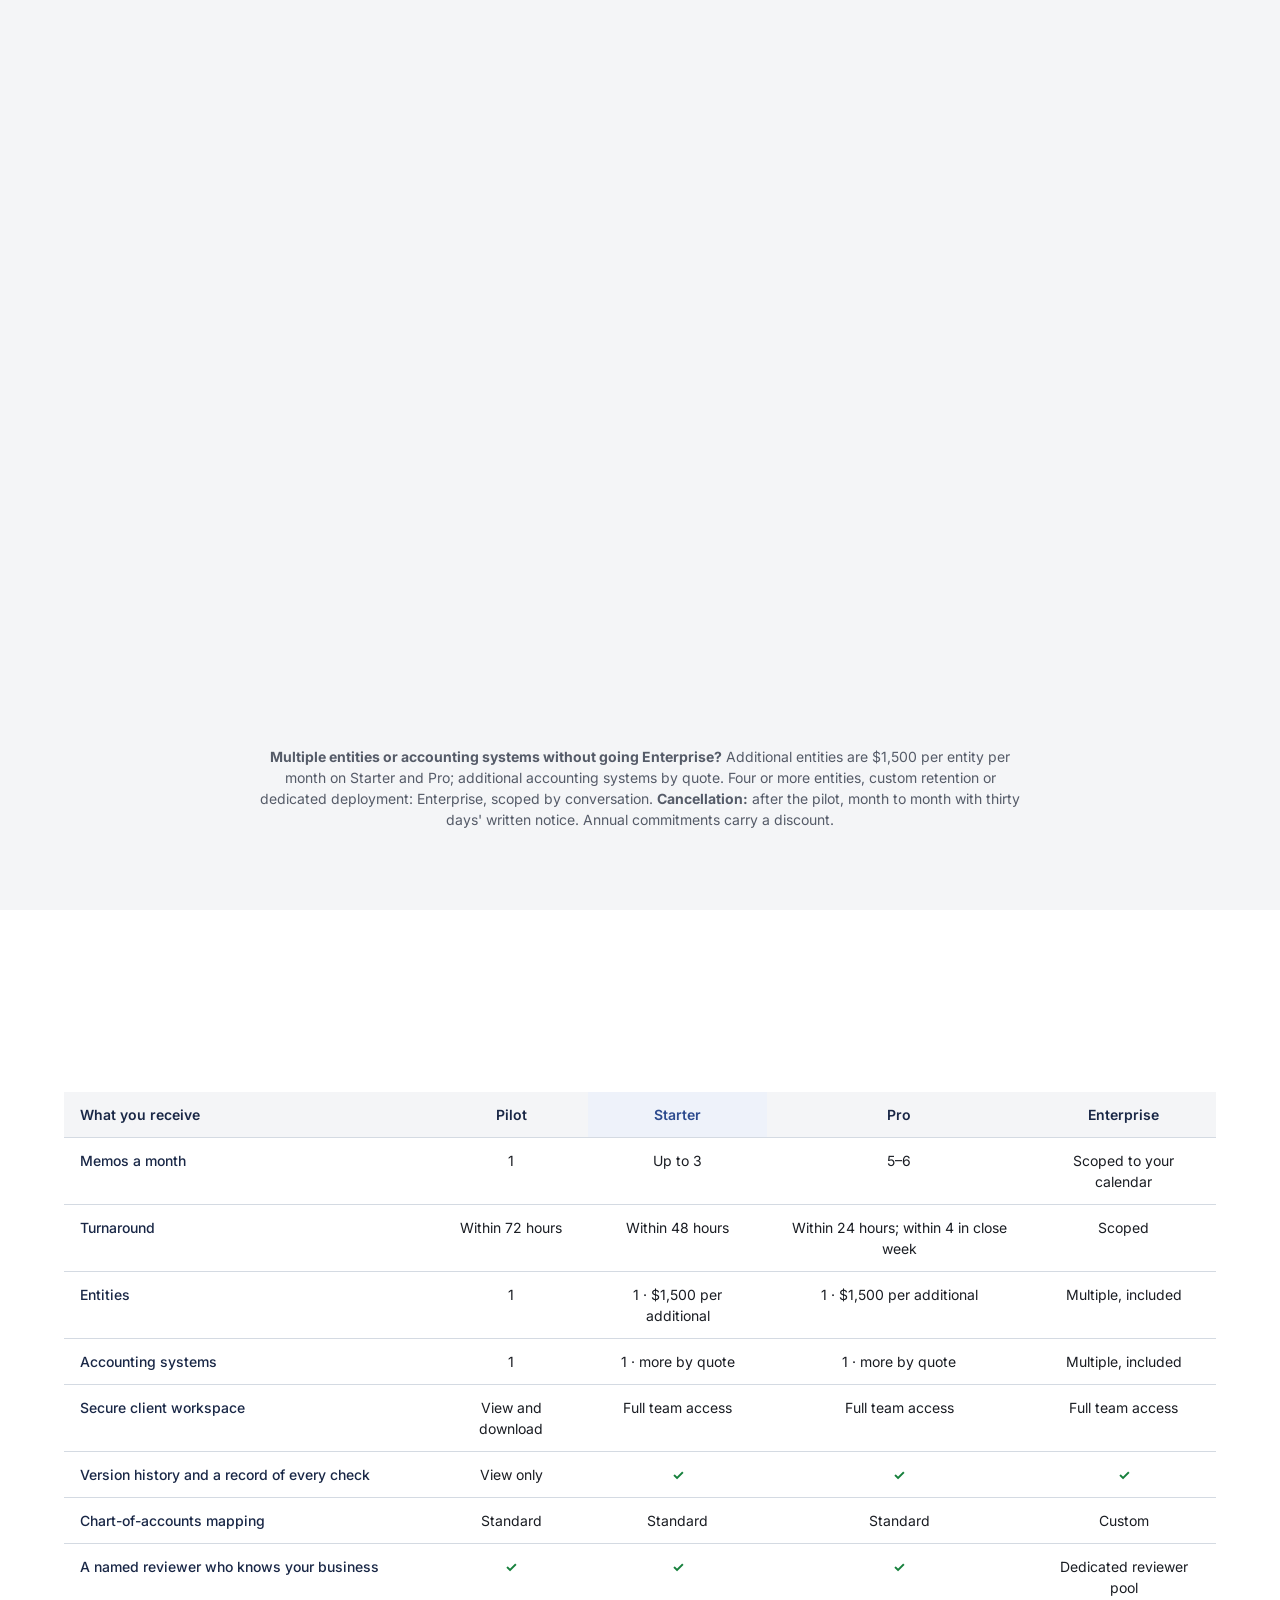
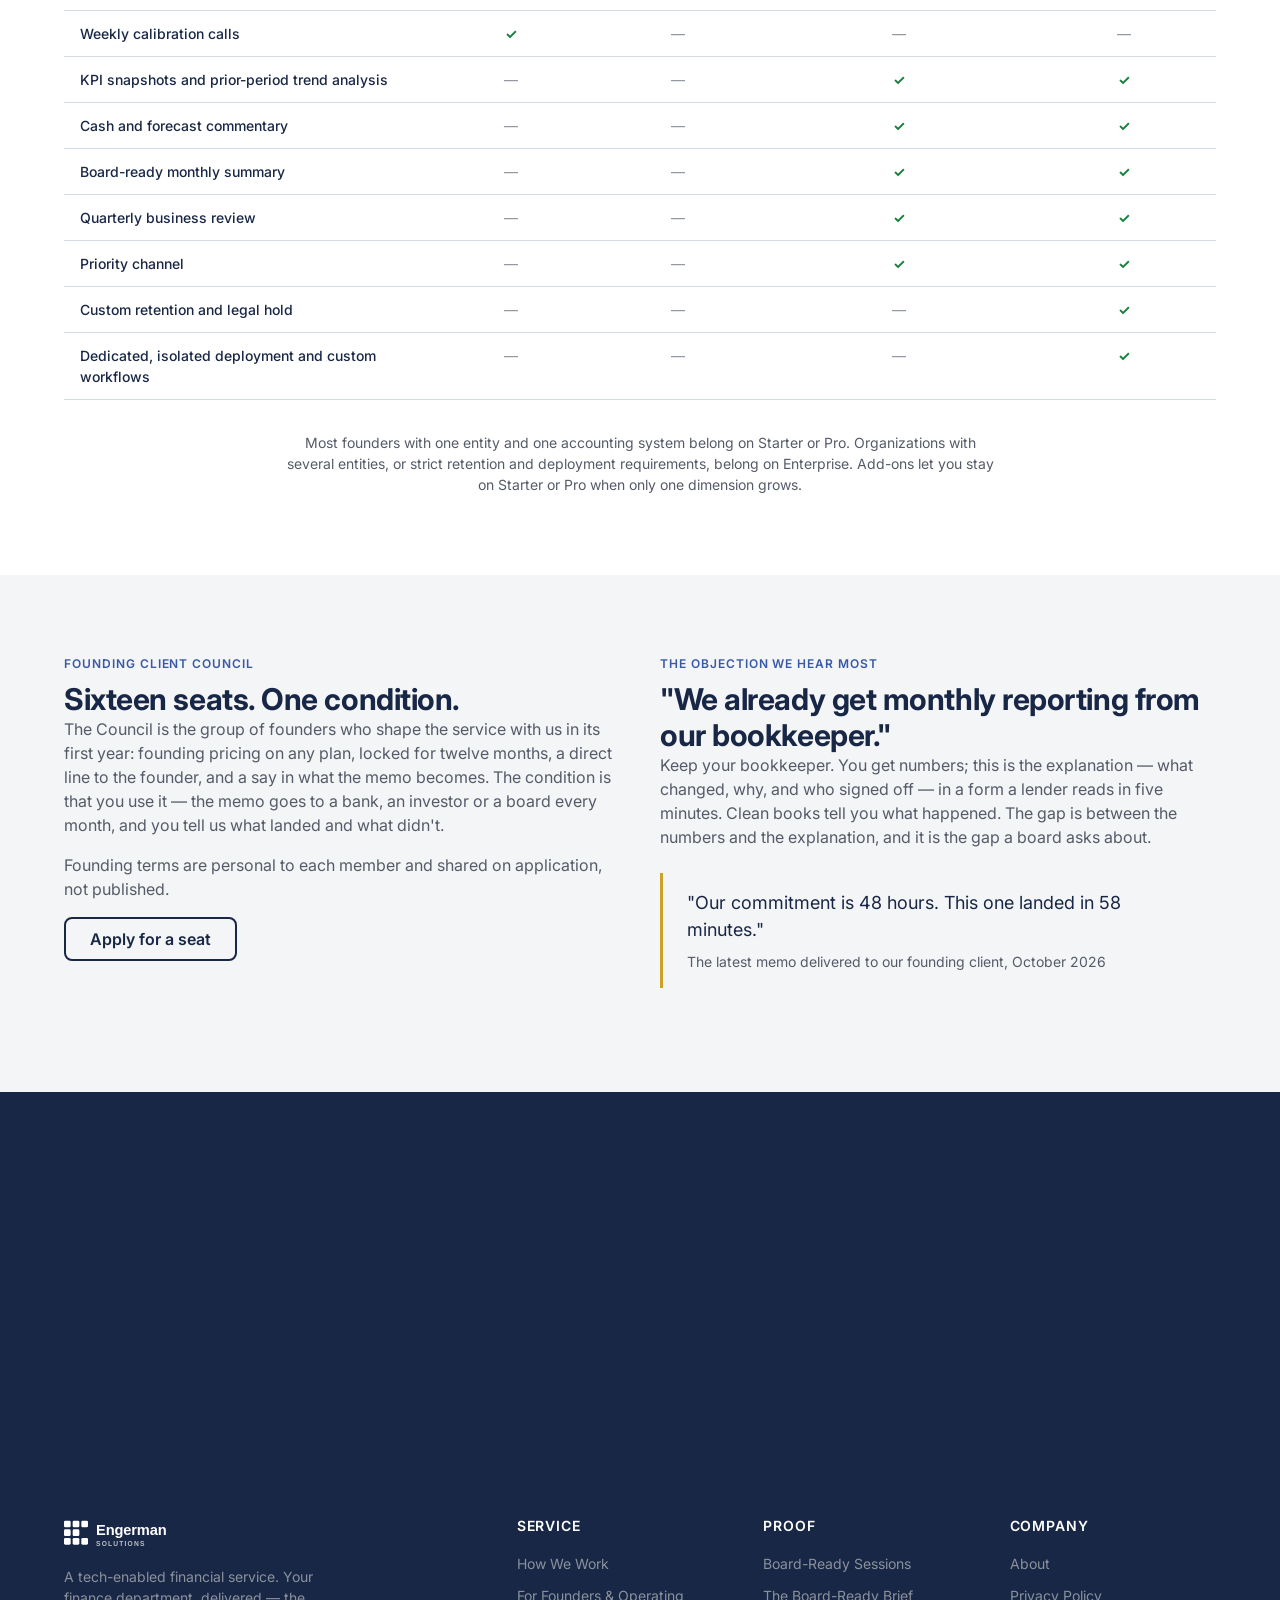
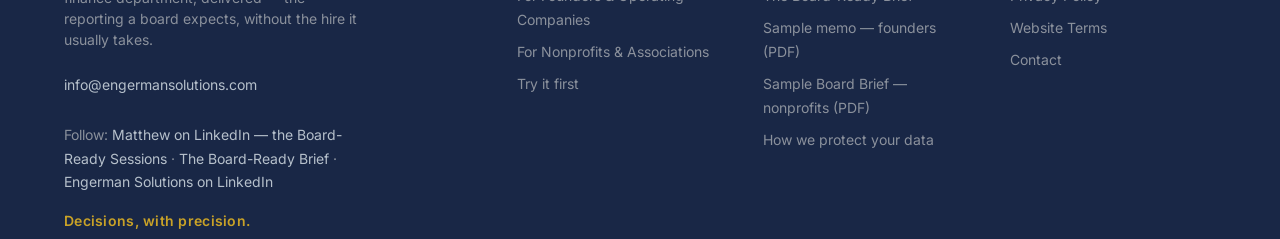
<file: website/pages/pricing.html>
<!DOCTYPE html><html lang="en"><head><meta charset="UTF-8"><title>Pricing — Engerman Solutions</title><meta http-equiv="refresh" content="0; url=founders.html#fo-pricing"><link rel="canonical" href="founders.html#fo-pricing"><meta name="robots" content="noindex"></head><body><p>This page has moved to <a href="founders.html#fo-pricing">founders.html#fo-pricing</a>.</p></body></html>
</file>
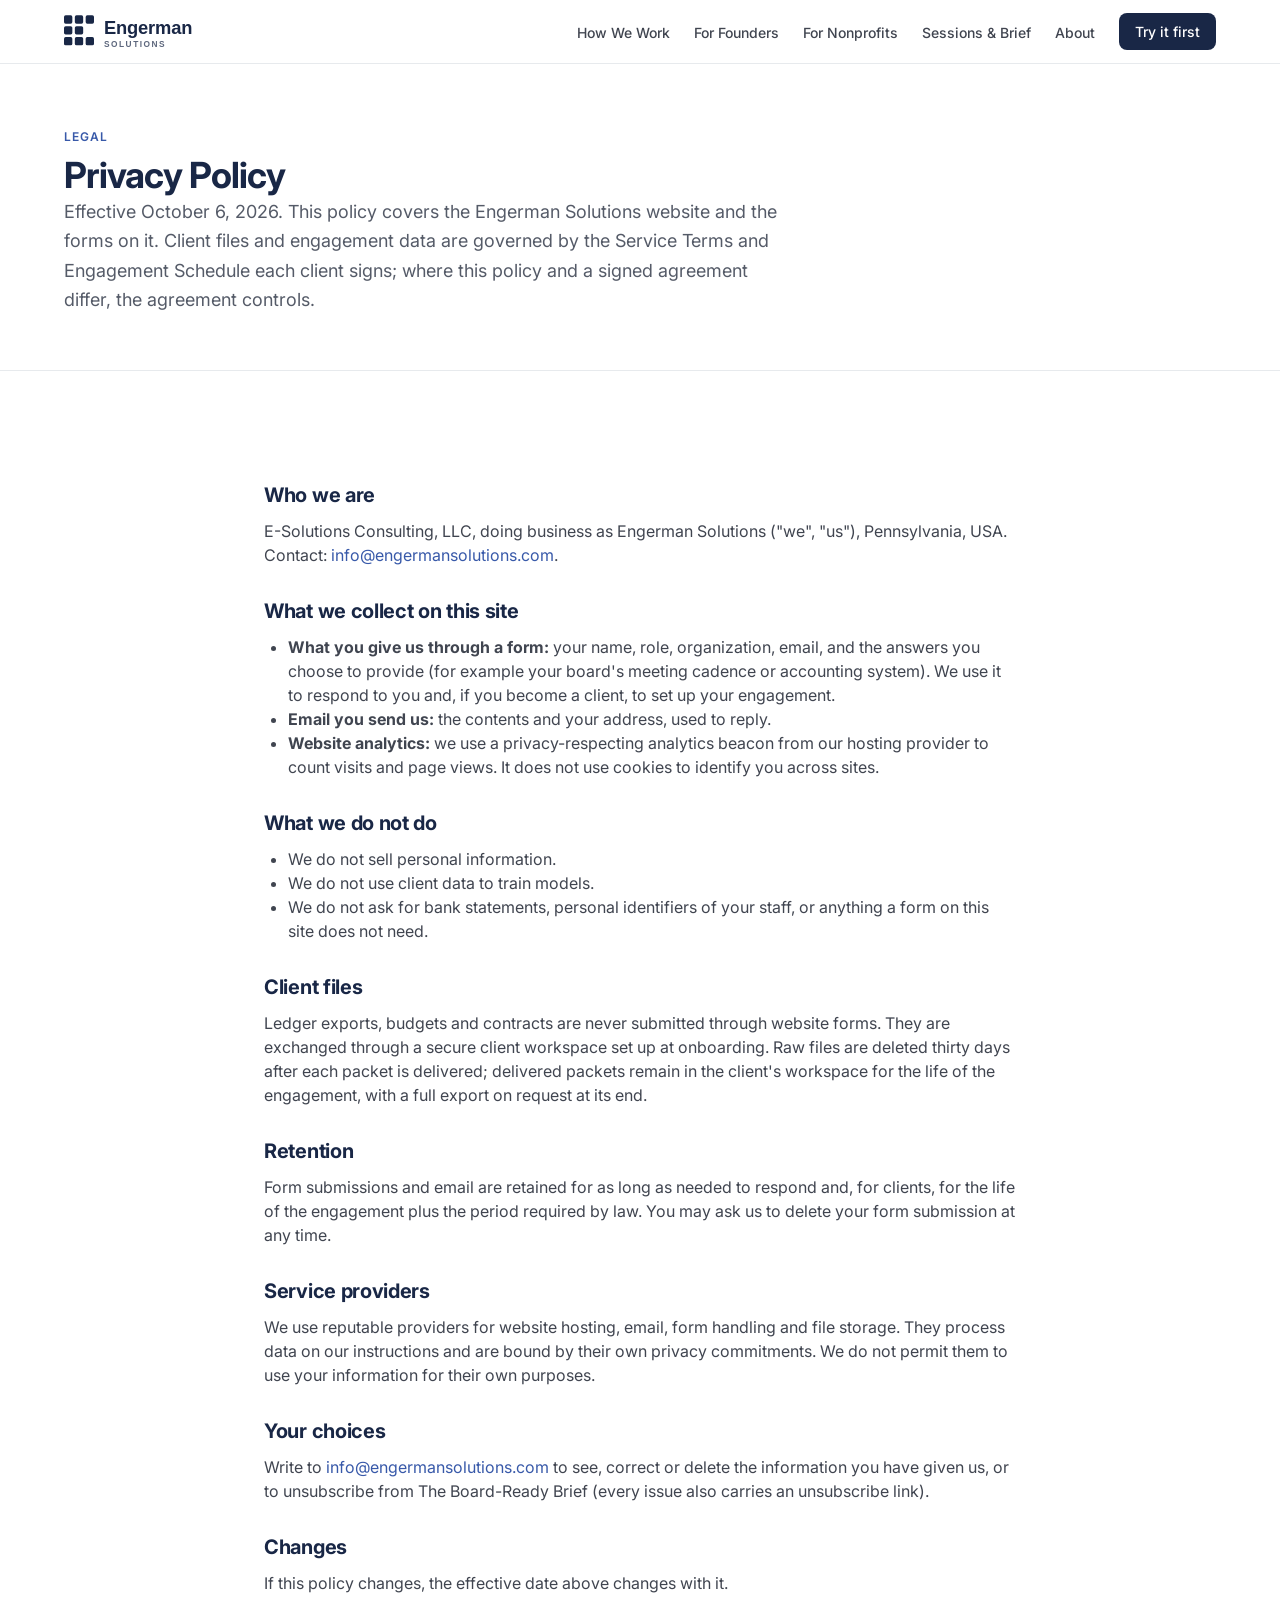
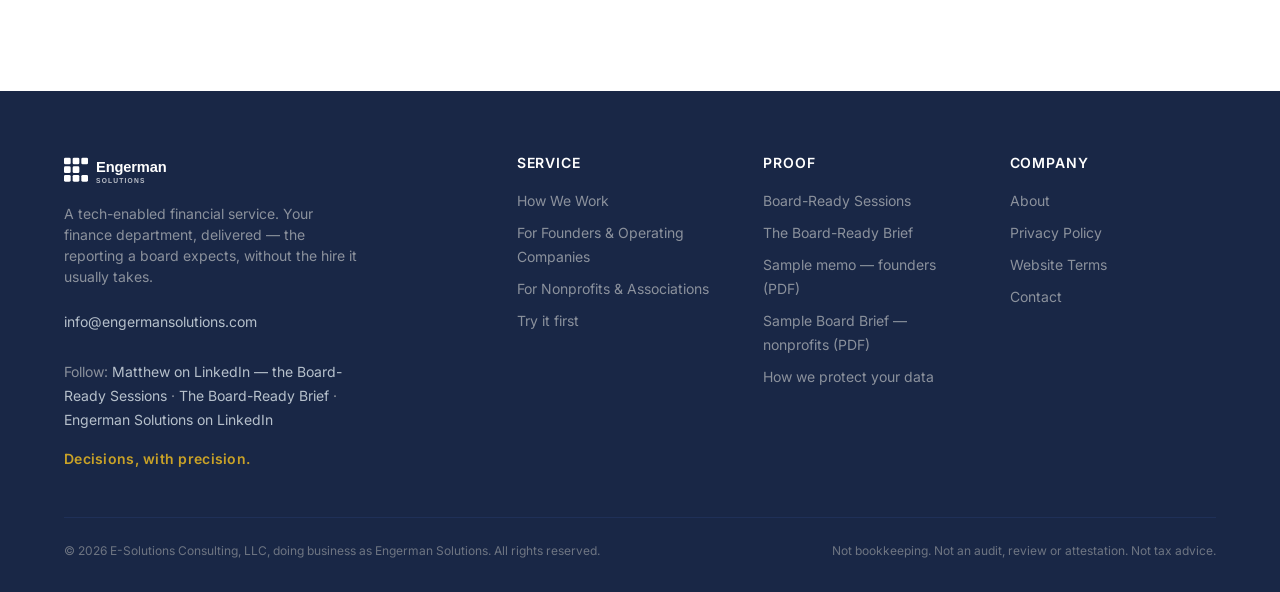
<file: website/pages/privacy.html>
<!DOCTYPE html>
<html lang="en">
<head>
  <meta charset="UTF-8">
  <meta name="viewport" content="width=device-width, initial-scale=1.0">
  <title>Privacy Policy — Engerman Solutions</title>
  <meta name="description" content="How the Engerman Solutions website handles the information you give it.">
  <meta property="og:type" content="website">
  <link rel="preconnect" href="https://fonts.googleapis.com">
  <link rel="preconnect" href="https://fonts.gstatic.com" crossorigin>
  <link href="https://fonts.googleapis.com/css2?family=Inter:wght@400;500;600;700&display=swap" rel="stylesheet">
  <link rel="stylesheet" href="../css/design-tokens.css">
  <link rel="stylesheet" href="../css/site.css">
  <link rel="stylesheet" href="../css/remaster.css">
  <script src="../js/site-config.js"></script>
  <script src="../js/main.js" defer></script>
</head>
<body>
  <a href="#main" class="skip-link">Skip to main content</a>
  <header class="nav" role="banner">
    <div class="container nav__inner">
      <a href="../index.html" class="nav__logo" aria-label="Engerman Solutions — Home">
        <img src="../img/engerman-logo.svg" alt="Engerman Solutions" height="40">
      </a>
      <button class="nav__toggle" aria-expanded="false" aria-controls="nav-links" aria-label="Toggle navigation menu">
        <svg viewBox="0 0 24 24" fill="none" stroke="currentColor" stroke-width="2" stroke-linecap="round"><line x1="3" y1="6" x2="21" y2="6"/><line x1="3" y1="12" x2="21" y2="12"/><line x1="3" y1="18" x2="21" y2="18"/></svg>
      </button>
      <nav aria-label="Main navigation">
        <ul class="nav__links" id="nav-links" role="menubar">
          <li role="none"><a href="../pages/how-we-work.html" role="menuitem">How We Work</a></li><li role="none"><a href="../pages/founders.html" role="menuitem">For Founders</a></li><li role="none"><a href="../pages/nonprofits.html" role="menuitem">For Nonprofits</a></li><li role="none"><a href="../pages/sessions.html" role="menuitem">Sessions &amp; Brief</a></li><li role="none"><a href="../pages/about.html" role="menuitem">About</a></li>
          <li role="none"><a href="../forms/try-it-first.html" class="nav__cta" role="menuitem">Try it first</a></li>
        </ul>
      </nav>
    </div>
  </header>
  <main id="main">

    <section class="page-hero"><div class="container"><p class="overline">Legal</p><h1>Privacy Policy</h1><p class="lead">Effective October 6, 2026. This policy covers the Engerman Solutions website and the forms on it. Client files and engagement data are governed by the Service Terms and Engagement Schedule each client signs; where this policy and a signed agreement differ, the agreement controls.</p></div></section>
    <section class="section"><div class="container container--narrow legal">
      <h2>Who we are</h2><p>E-Solutions Consulting, LLC, doing business as Engerman Solutions ("we", "us"), Pennsylvania, USA. Contact: <a href="mailto:info@engermansolutions.com">info@engermansolutions.com</a>.</p>
      <h2>What we collect on this site</h2><ul><li><strong>What you give us through a form:</strong> your name, role, organization, email, and the answers you choose to provide (for example your board's meeting cadence or accounting system). We use it to respond to you and, if you become a client, to set up your engagement.</li><li><strong>Email you send us:</strong> the contents and your address, used to reply.</li><li><strong>Website analytics:</strong> we use a privacy-respecting analytics beacon from our hosting provider to count visits and page views. It does not use cookies to identify you across sites.</li></ul>
      <h2>What we do not do</h2><ul><li>We do not sell personal information.</li><li>We do not use client data to train models.</li><li>We do not ask for bank statements, personal identifiers of your staff, or anything a form on this site does not need.</li></ul>
      <h2>Client files</h2><p>Ledger exports, budgets and contracts are never submitted through website forms. They are exchanged through a secure client workspace set up at onboarding. Raw files are deleted thirty days after each packet is delivered; delivered packets remain in the client's workspace for the life of the engagement, with a full export on request at its end.</p>
      <h2>Retention</h2><p>Form submissions and email are retained for as long as needed to respond and, for clients, for the life of the engagement plus the period required by law. You may ask us to delete your form submission at any time.</p>
      <h2>Service providers</h2><p>We use reputable providers for website hosting, email, form handling and file storage. They process data on our instructions and are bound by their own privacy commitments. We do not permit them to use your information for their own purposes.</p>
      <h2>Your choices</h2><p>Write to <a href="mailto:info@engermansolutions.com">info@engermansolutions.com</a> to see, correct or delete the information you have given us, or to unsubscribe from The Board-Ready Brief (every issue also carries an unsubscribe link).</p>
      <h2>Changes</h2><p>If this policy changes, the effective date above changes with it.</p>
    </div></section>
  </main>
  <footer class="footer" role="contentinfo">
    <div class="container">
      <div class="footer__grid">
        <div class="footer__brand">
          <a href="../index.html" class="nav__logo" style="color: var(--color-white);">
            <img src="../img/engerman-logo-inverted.svg" alt="Engerman Solutions" height="32">
          </a>
          <p>A tech-enabled financial service. Your finance department, delivered — the reporting a board expects, without the hire it usually takes.</p>
          <p style="margin-top: var(--space-2);"><a href="mailto:info@engermansolutions.com" style="color: var(--color-gray-300);">info@engermansolutions.com</a></p>
          <p class="footer__tag">Decisions, with precision.</p>
        </div>
        <div class="footer__col">
          <h4>Service</h4>
          <ul>
            <li><a href="../pages/how-we-work.html">How We Work</a></li>
            <li><a href="../pages/founders.html">For Founders &amp; Operating Companies</a></li>
            <li><a href="../pages/nonprofits.html">For Nonprofits &amp; Associations</a></li>
            <li><a href="../forms/try-it-first.html">Try it first</a></li>
          </ul>
        </div>
        <div class="footer__col">
          <h4>Proof</h4>
          <ul>
            <li><a href="../pages/sessions.html">Board-Ready Sessions</a></li>
            <li><a href="../pages/sessions.html#brief">The Board-Ready Brief</a></li>
            <li><a href="../downloads/Engerman_Solutions_Sample_Variance_Memo_Founders.pdf">Sample memo &mdash; founders (PDF)</a></li>
            <li><a href="../downloads/Engerman_Solutions_Sample_Board_Brief_Nonprofit.pdf">Sample Board Brief &mdash; nonprofits (PDF)</a></li>
            <li><a href="../pages/how-we-work.html#data">How we protect your data</a></li>
          </ul>
        </div>
        <div class="footer__col">
          <h4>Company</h4>
          <ul>
            <li><a href="../pages/about.html">About</a></li>
            <li><a href="../pages/privacy.html">Privacy Policy</a></li>
            <li><a href="../pages/terms.html">Website Terms</a></li>
            <li><a href="mailto:info@engermansolutions.com">Contact</a></li>
          </ul>
        </div>
      </div>
      <div class="footer__bottom">
        <span>© 2026 E-Solutions Consulting, LLC, doing business as Engerman Solutions. All rights reserved.</span>
        <span>Not bookkeeping. Not an audit, review or attestation. Not tax advice.</span>
      </div>
    </div>
  </footer>
</body>
</html>
</file>
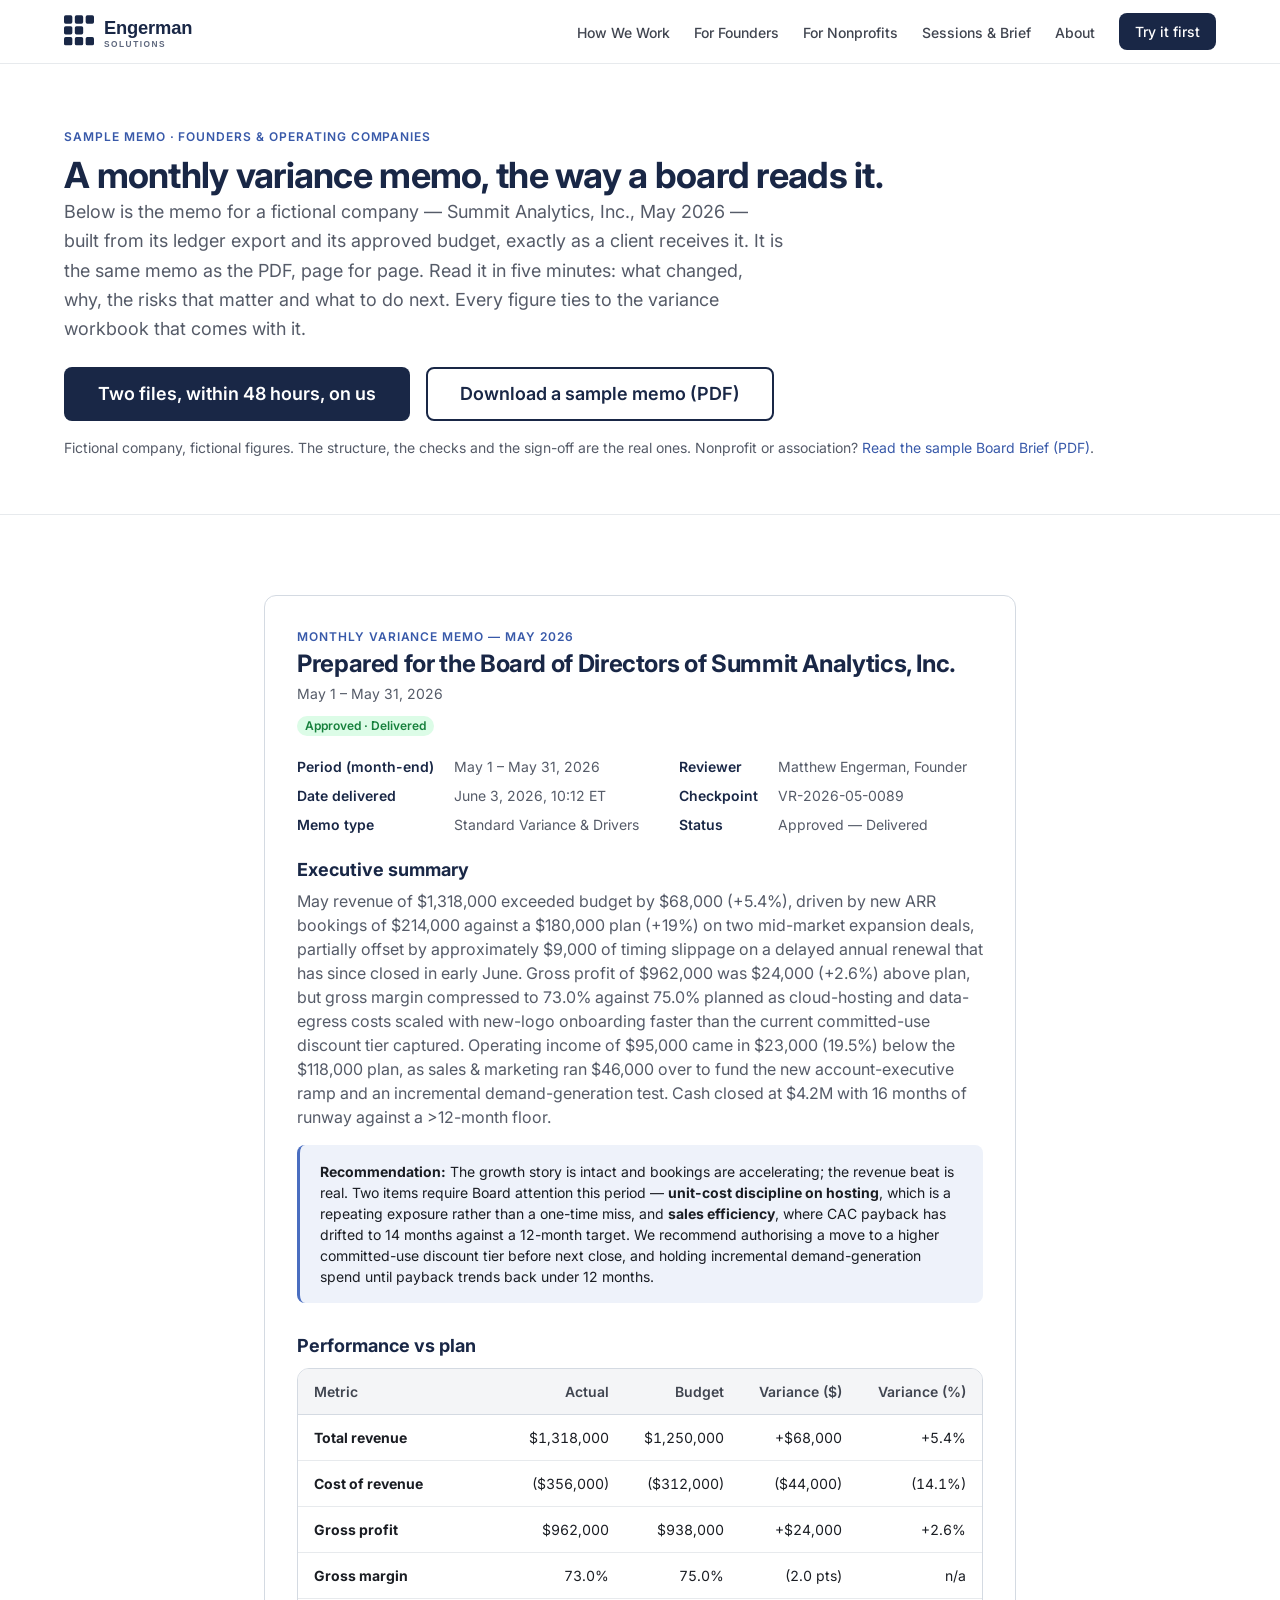
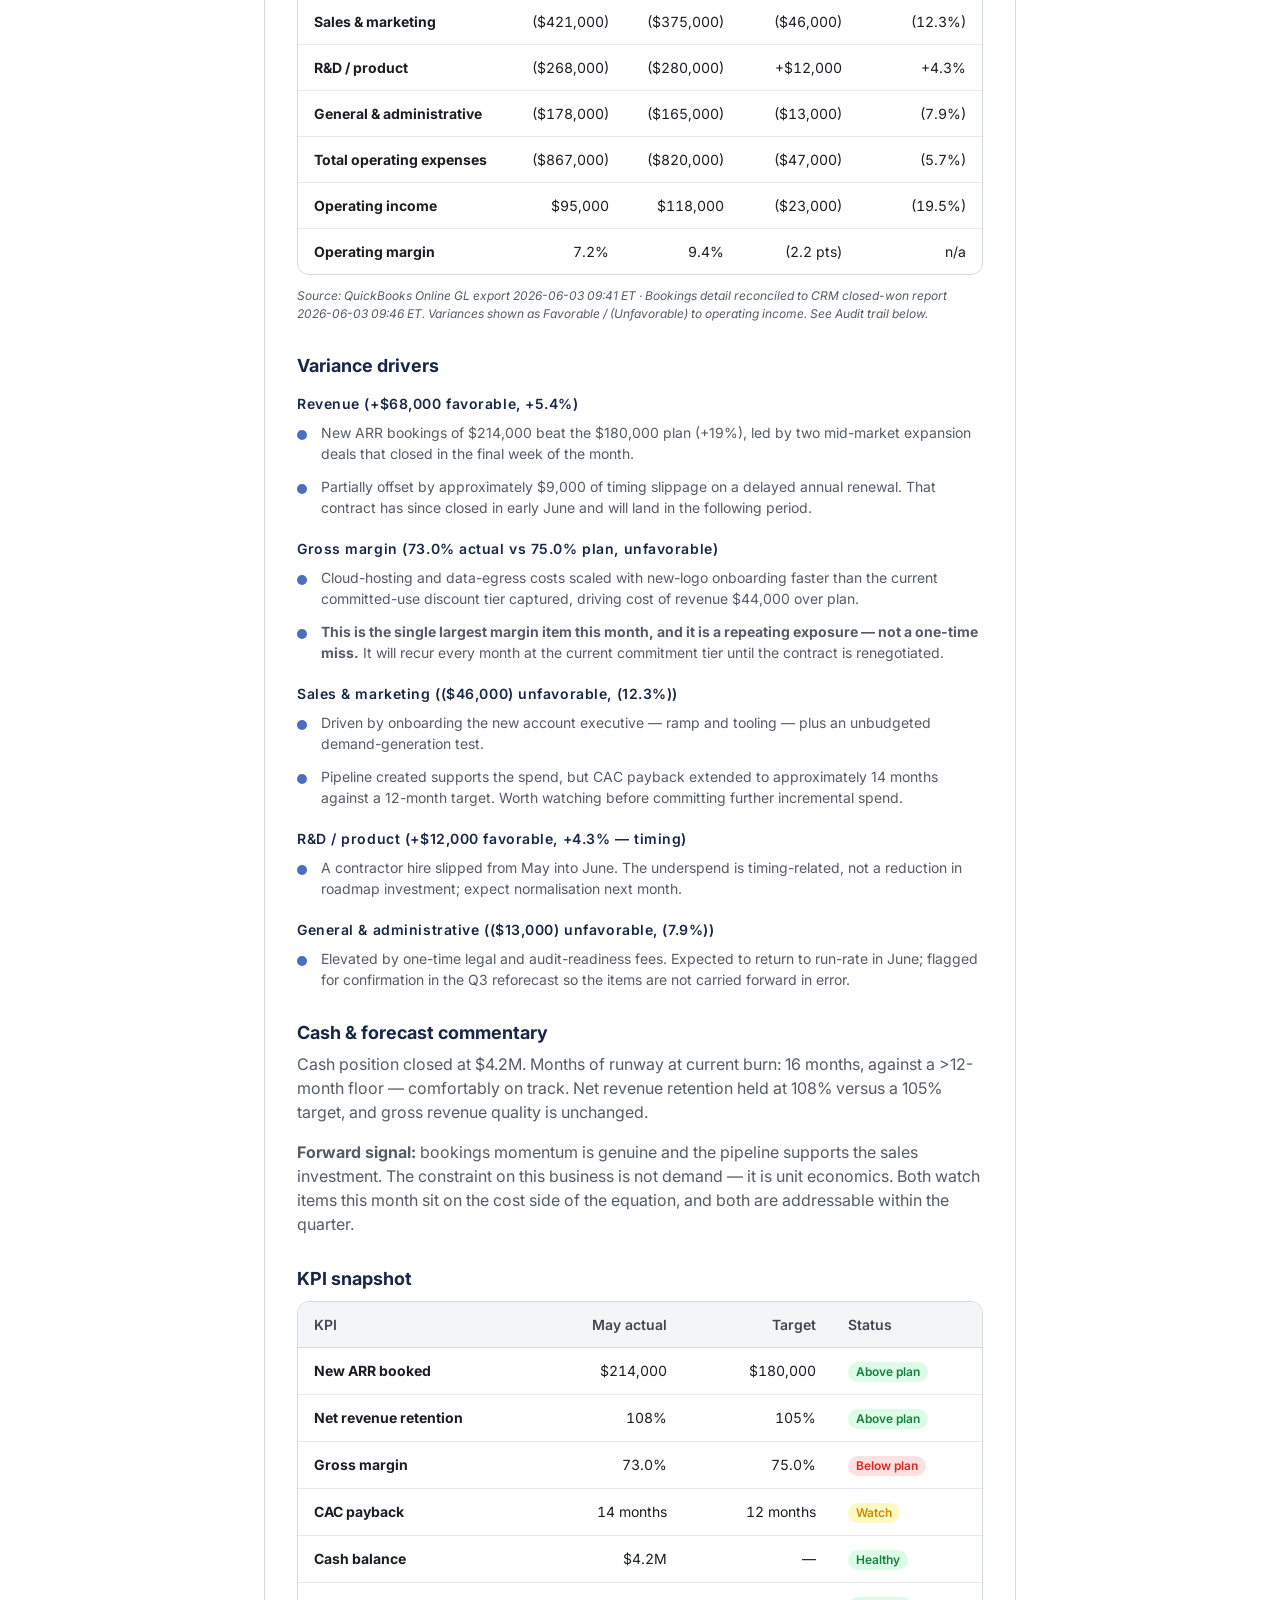
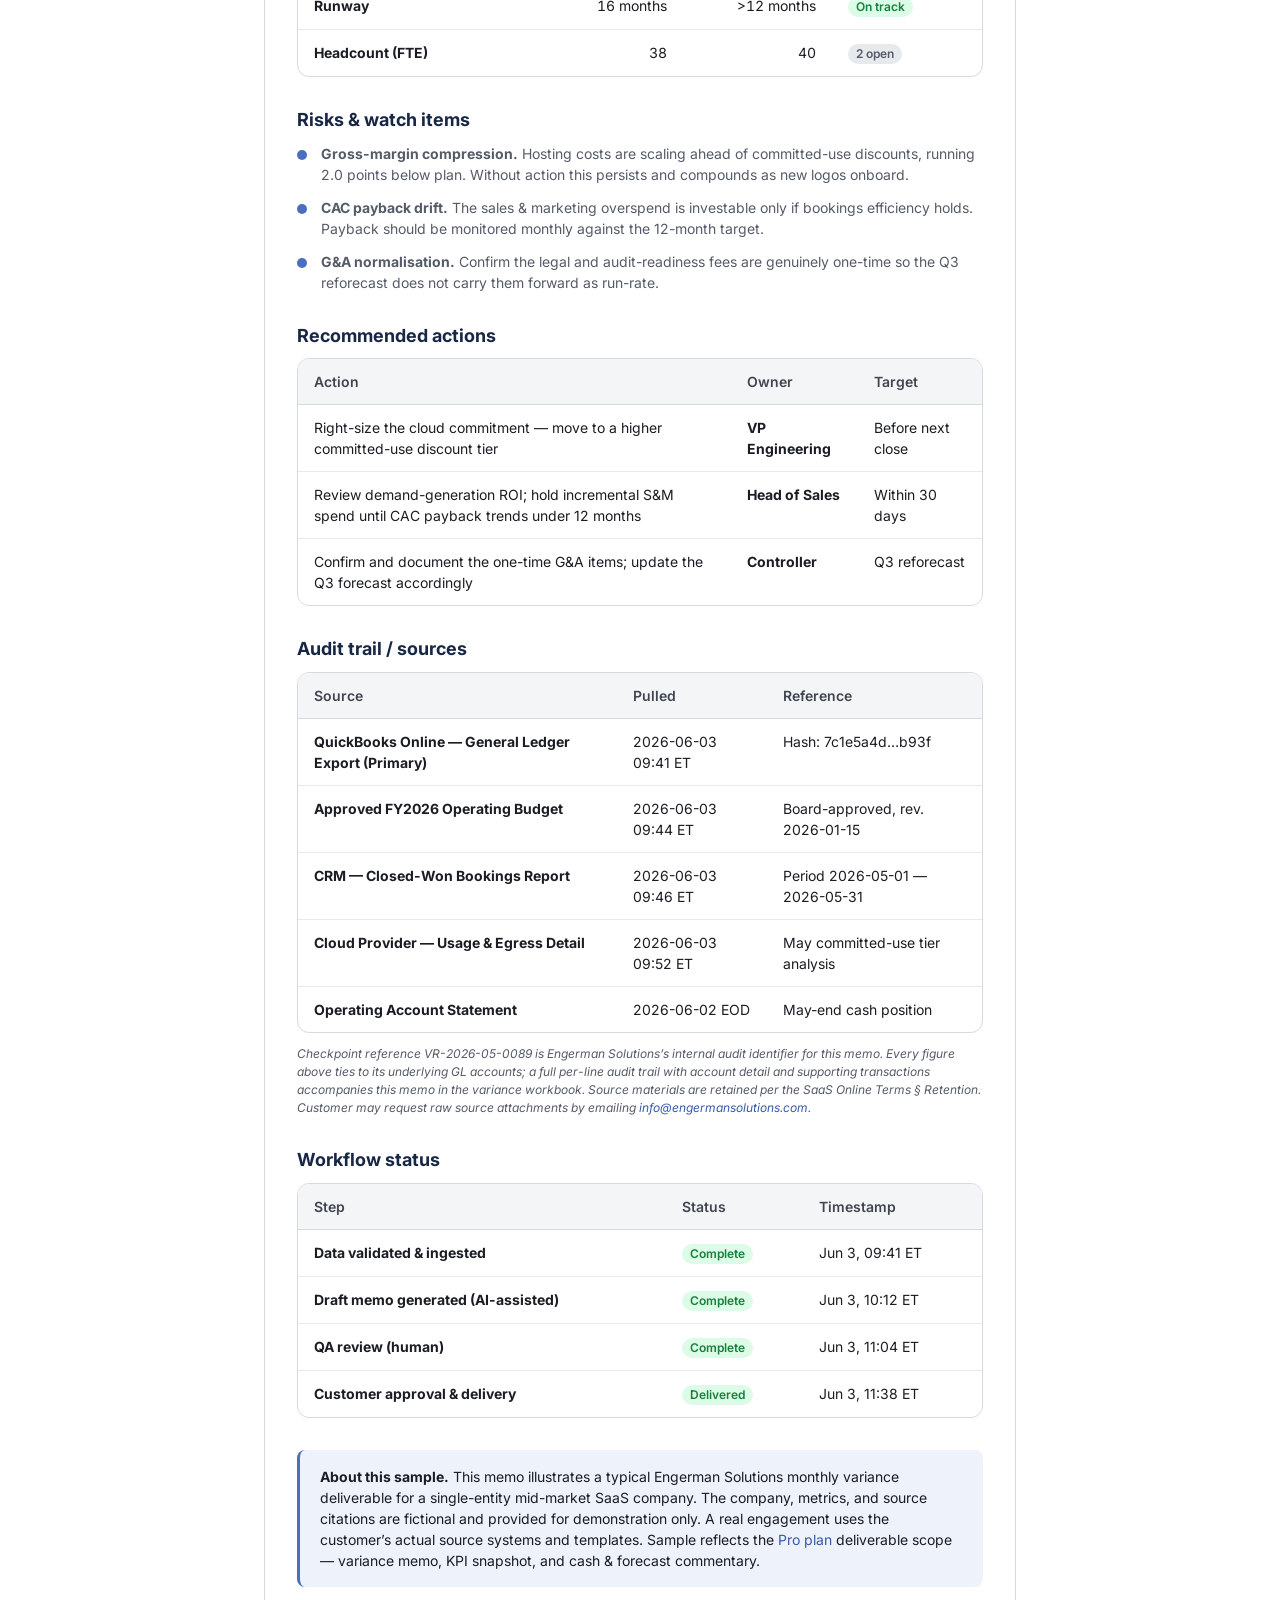
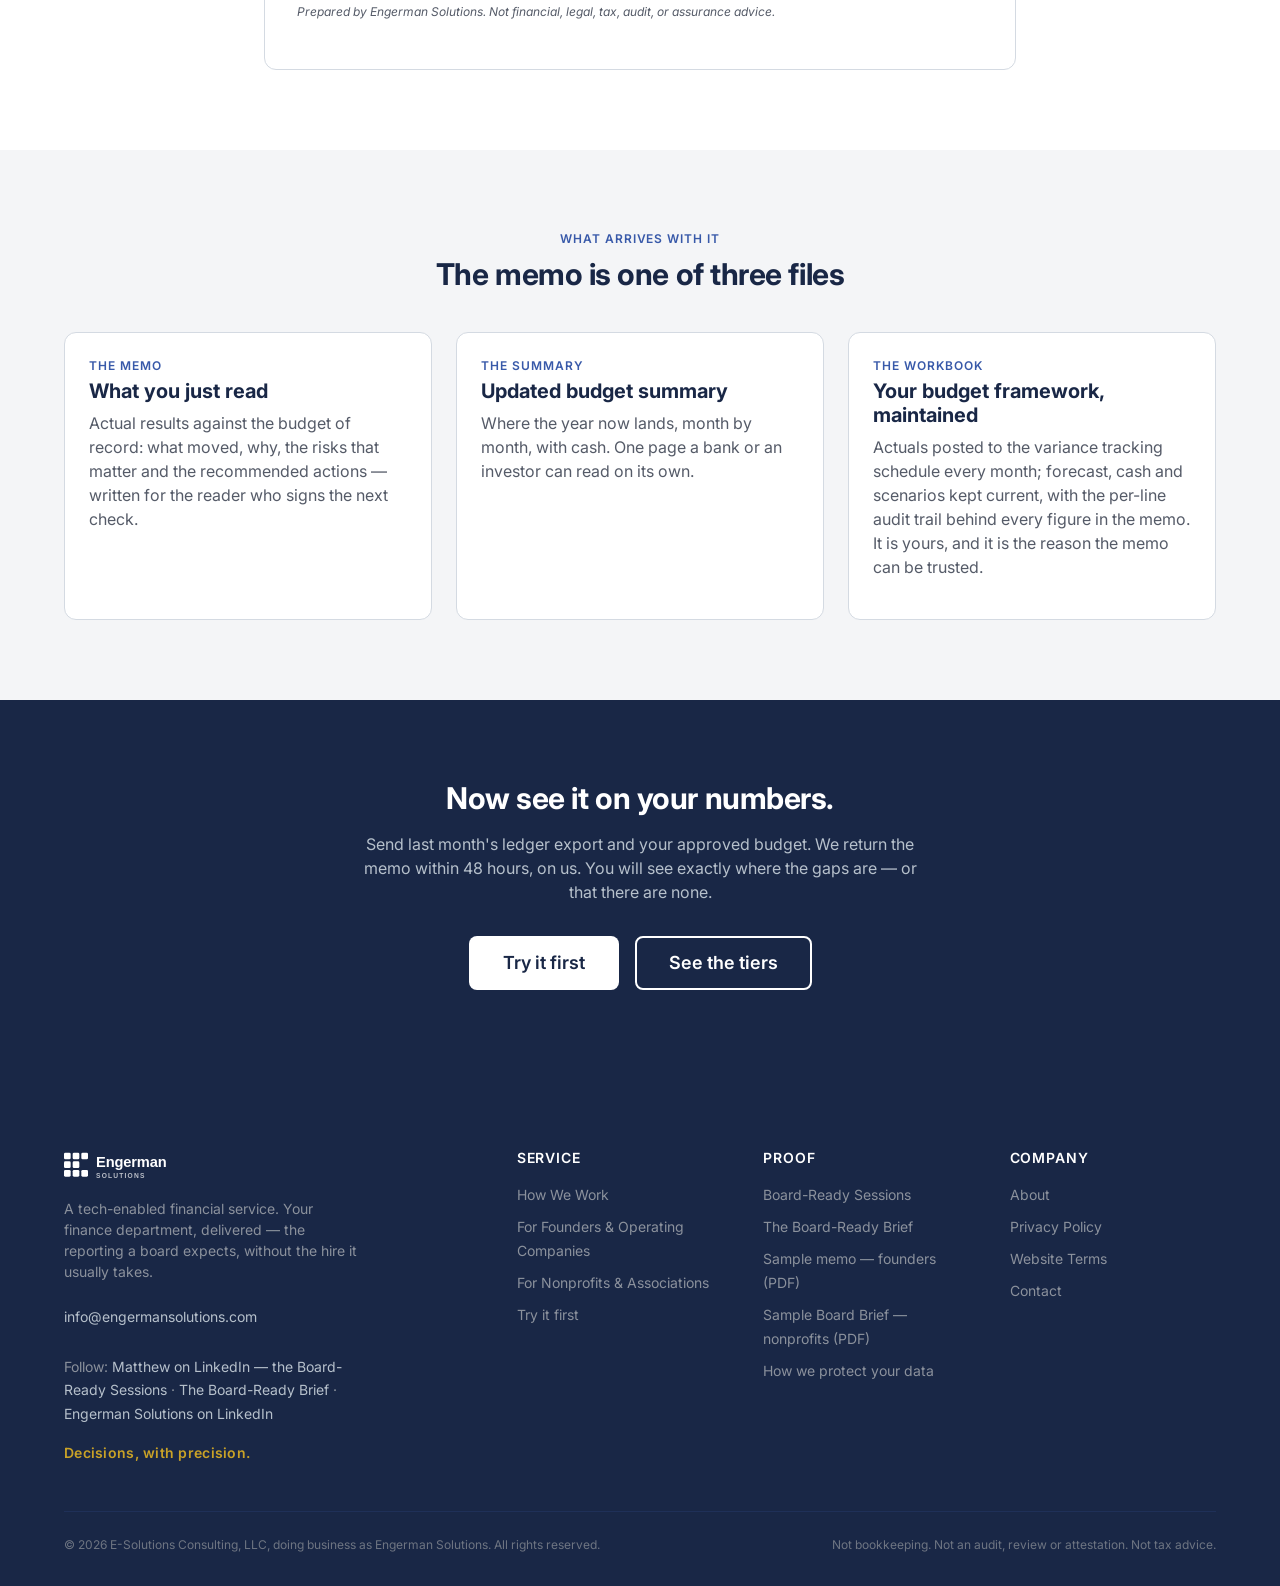
<file: website/pages/sample-output.html>
<!DOCTYPE html>
<html lang="en">
<head>
  <meta charset="UTF-8">
  <meta name="viewport" content="width=device-width, initial-scale=1.0">
  <title>Sample Variance Memo — Engerman Solutions</title>
  <meta name="description" content="A board-ready monthly variance memo for a fictional mid-market SaaS company — what changed, why, the risks that matter and the recommended actions — the way a lender, an investor or a board reads it in five minutes.">
  <meta property="og:type" content="website">
  <link rel="preconnect" href="https://fonts.googleapis.com">
  <link rel="preconnect" href="https://fonts.gstatic.com" crossorigin>
  <link href="https://fonts.googleapis.com/css2?family=Inter:wght@400;500;600;700&display=swap" rel="stylesheet">
  <link rel="stylesheet" href="../css/design-tokens.css">
  <link rel="stylesheet" href="../css/site.css">
  <link rel="stylesheet" href="../css/remaster.css">
  <script src="../js/site-config.js"></script>
  <script src="../js/main.js" defer></script>
</head>
<body>
  <a href="#main" class="skip-link">Skip to main content</a>
  <header class="nav" role="banner">
    <div class="container nav__inner">
      <a href="../index.html" class="nav__logo" aria-label="Engerman Solutions — Home">
        <img src="../img/engerman-logo.svg" alt="Engerman Solutions" height="40">
      </a>
      <button class="nav__toggle" aria-expanded="false" aria-controls="nav-links" aria-label="Toggle navigation menu">
        <svg viewBox="0 0 24 24" fill="none" stroke="currentColor" stroke-width="2" stroke-linecap="round"><line x1="3" y1="6" x2="21" y2="6"/><line x1="3" y1="12" x2="21" y2="12"/><line x1="3" y1="18" x2="21" y2="18"/></svg>
      </button>
      <nav aria-label="Main navigation">
        <ul class="nav__links" id="nav-links" role="menubar">
          <li role="none"><a href="../pages/how-we-work.html" role="menuitem">How We Work</a></li><li role="none"><a href="../pages/founders.html" role="menuitem">For Founders</a></li><li role="none"><a href="../pages/nonprofits.html" role="menuitem">For Nonprofits</a></li><li role="none"><a href="../pages/sessions.html" role="menuitem">Sessions &amp; Brief</a></li><li role="none"><a href="../pages/about.html" role="menuitem">About</a></li>
          <li role="none"><a href="../forms/try-it-first.html" class="nav__cta" role="menuitem">Try it first</a></li>
        </ul>
      </nav>
    </div>
  </header>
  <main id="main">

    <section class="page-hero" aria-labelledby="so-heading">
      <div class="container">
        <p class="overline">Sample memo &middot; founders &amp; operating companies</p>
        <h1 id="so-heading">A monthly variance memo, the way a board reads it.</h1>
        <p class="lead">Below is the memo for a fictional company &mdash; Summit Analytics, Inc., May 2026 &mdash; built from its ledger export and its approved budget, exactly as a client receives it. It is the same memo as the PDF, page for page. Read it in five minutes: what changed, why, the risks that matter and what to do next. Every figure ties to the variance workbook that comes with it.</p>
        <div class="hero__ctas">
          <a href="../forms/try-it-first.html#founders" class="btn btn--primary btn--lg">Two files, within 48 hours, on us</a>
          <a href="../downloads/Engerman_Solutions_Sample_Variance_Memo_Founders.pdf" class="btn btn--secondary btn--lg">Download a sample memo (PDF)</a>
        </div>
        <p class="text-sm text-secondary" style="margin-top: var(--space-4);">Fictional company, fictional figures. The structure, the checks and the sign-off are the real ones. Nonprofit or association? <a href="../downloads/Engerman_Solutions_Sample_Board_Brief_Nonprofit.pdf">Read the sample Board Brief (PDF)</a>.</p>
      </div>
    </section>

    <section class="section" aria-labelledby="so-memo">
      <div class="container container--narrow">
        <div class="card" style="padding: var(--space-8);">
          <div style="display:flex; flex-wrap:wrap; gap: var(--space-3); align-items:center; justify-content:space-between; margin-bottom: var(--space-5);">
            <div>
              <p class="eyebrow" style="margin-bottom: var(--space-1);">Monthly variance memo &mdash; May 2026</p>
              <h2 id="so-memo" style="font-size: var(--text-2xl); margin: 0;">Prepared for the Board of Directors of Summit Analytics, Inc.</h2>
              <p class="text-sm text-secondary" style="margin: var(--space-1) 0 0;">May 1 &ndash; May 31, 2026</p>
            </div>
            <span class="badge badge--green">Approved &middot; Delivered</span>
          </div>

          <dl class="memo-meta">
            <dt>Period (month-end)</dt><dd>May 1 &ndash; May 31, 2026</dd>
            <dt>Reviewer</dt><dd>Matthew Engerman, Founder</dd>
            <dt>Date delivered</dt><dd>June 3, 2026, 10:12 ET</dd>
            <dt>Checkpoint</dt><dd>VR-2026-05-0089</dd>
            <dt>Memo type</dt><dd>Standard Variance &amp; Drivers</dd>
            <dt>Status</dt><dd>Approved &mdash; Delivered</dd>
          </dl>

          <h3 style="font-size: var(--text-lg); margin-bottom: var(--space-2);">Executive summary</h3>
          <p class="text-secondary">May revenue of $1,318,000 exceeded budget by $68,000 (+5.4%), driven by new ARR bookings of $214,000 against a $180,000 plan (+19%) on two mid-market expansion deals, partially offset by approximately $9,000 of timing slippage on a delayed annual renewal that has since closed in early June. Gross profit of $962,000 was $24,000 (+2.6%) above plan, but gross margin compressed to 73.0% against 75.0% planned as cloud-hosting and data-egress costs scaled with new-logo onboarding faster than the current committed-use discount tier captured. Operating income of $95,000 came in $23,000 (19.5%) below the $118,000 plan, as sales &amp; marketing ran $46,000 over to fund the new account-executive ramp and an incremental demand-generation test. Cash closed at $4.2M with 16 months of runway against a &gt;12-month floor.</p>
          <div class="note" style="margin-top: var(--space-4);">
            <strong>Recommendation:</strong> The growth story is intact and bookings are accelerating; the revenue beat is real. Two items require Board attention this period &mdash; <strong>unit-cost discipline on hosting</strong>, which is a repeating exposure rather than a one-time miss, and <strong>sales efficiency</strong>, where CAC payback has drifted to 14 months against a 12-month target. We recommend authorising a move to a higher committed-use discount tier before next close, and holding incremental demand-generation spend until payback trends back under 12 months.
          </div>

          <h3 style="font-size: var(--text-lg); margin: var(--space-8) 0 var(--space-3);">Performance vs plan</h3>
          <div class="table-wrap">
            <table class="table memo-table" aria-label="Performance against plan, May 2026">
              <thead><tr><th>Metric</th><th class="num">Actual</th><th class="num">Budget</th><th class="num">Variance ($)</th><th class="num">Variance (%)</th></tr></thead>
              <tbody>
                <tr><td><strong>Total revenue</strong></td><td class="num">$1,318,000</td><td class="num">$1,250,000</td><td class="num">+$68,000</td><td class="num">+5.4%</td></tr>
                <tr><td><strong>Cost of revenue</strong></td><td class="num">($356,000)</td><td class="num">($312,000)</td><td class="num">($44,000)</td><td class="num">(14.1%)</td></tr>
                <tr><td><strong>Gross profit</strong></td><td class="num">$962,000</td><td class="num">$938,000</td><td class="num">+$24,000</td><td class="num">+2.6%</td></tr>
                <tr><td><strong>Gross margin</strong></td><td class="num">73.0%</td><td class="num">75.0%</td><td class="num">(2.0 pts)</td><td class="num">n/a</td></tr>
                <tr><td><strong>Sales &amp; marketing</strong></td><td class="num">($421,000)</td><td class="num">($375,000)</td><td class="num">($46,000)</td><td class="num">(12.3%)</td></tr>
                <tr><td><strong>R&amp;D / product</strong></td><td class="num">($268,000)</td><td class="num">($280,000)</td><td class="num">+$12,000</td><td class="num">+4.3%</td></tr>
                <tr><td><strong>General &amp; administrative</strong></td><td class="num">($178,000)</td><td class="num">($165,000)</td><td class="num">($13,000)</td><td class="num">(7.9%)</td></tr>
                <tr><td><strong>Total operating expenses</strong></td><td class="num">($867,000)</td><td class="num">($820,000)</td><td class="num">($47,000)</td><td class="num">(5.7%)</td></tr>
                <tr><td><strong>Operating income</strong></td><td class="num">$95,000</td><td class="num">$118,000</td><td class="num">($23,000)</td><td class="num">(19.5%)</td></tr>
                <tr><td><strong>Operating margin</strong></td><td class="num">7.2%</td><td class="num">9.4%</td><td class="num">(2.2 pts)</td><td class="num">n/a</td></tr>
              </tbody>
            </table>
          </div>
          <p class="memo-source">Source: QuickBooks Online GL export 2026-06-03 09:41 ET &middot; Bookings detail reconciled to CRM closed-won report 2026-06-03 09:46 ET. Variances shown as Favorable / (Unfavorable) to operating income. See Audit trail below.</p>

          <h3 style="font-size: var(--text-lg); margin: var(--space-8) 0 var(--space-4);">Variance drivers</h3>
          <div class="memo-driver">
            <p class="eyebrow">Revenue (+$68,000 favorable, +5.4%)</p>
            <ul class="list-clean text-sm text-secondary">
              <li>New ARR bookings of $214,000 beat the $180,000 plan (+19%), led by two mid-market expansion deals that closed in the final week of the month.</li>
              <li>Partially offset by approximately $9,000 of timing slippage on a delayed annual renewal. That contract has since closed in early June and will land in the following period.</li>
            </ul>
          </div>
          <div class="memo-driver">
            <p class="eyebrow">Gross margin (73.0% actual vs 75.0% plan, unfavorable)</p>
            <ul class="list-clean text-sm text-secondary">
              <li>Cloud-hosting and data-egress costs scaled with new-logo onboarding faster than the current committed-use discount tier captured, driving cost of revenue $44,000 over plan.</li>
              <li><strong>This is the single largest margin item this month, and it is a repeating exposure &mdash; not a one-time miss.</strong> It will recur every month at the current commitment tier until the contract is renegotiated.</li>
            </ul>
          </div>
          <div class="memo-driver">
            <p class="eyebrow">Sales &amp; marketing (($46,000) unfavorable, (12.3%))</p>
            <ul class="list-clean text-sm text-secondary">
              <li>Driven by onboarding the new account executive &mdash; ramp and tooling &mdash; plus an unbudgeted demand-generation test.</li>
              <li>Pipeline created supports the spend, but CAC payback extended to approximately 14 months against a 12-month target. Worth watching before committing further incremental spend.</li>
            </ul>
          </div>
          <div class="memo-driver">
            <p class="eyebrow">R&amp;D / product (+$12,000 favorable, +4.3% &mdash; timing)</p>
            <ul class="list-clean text-sm text-secondary">
              <li>A contractor hire slipped from May into June. The underspend is timing-related, not a reduction in roadmap investment; expect normalisation next month.</li>
            </ul>
          </div>
          <div class="memo-driver">
            <p class="eyebrow">General &amp; administrative (($13,000) unfavorable, (7.9%))</p>
            <ul class="list-clean text-sm text-secondary">
              <li>Elevated by one-time legal and audit-readiness fees. Expected to return to run-rate in June; flagged for confirmation in the Q3 reforecast so the items are not carried forward in error.</li>
            </ul>
          </div>

          <h3 style="font-size: var(--text-lg); margin: var(--space-8) 0 var(--space-2);">Cash &amp; forecast commentary</h3>
          <p class="text-secondary">Cash position closed at $4.2M. Months of runway at current burn: 16 months, against a &gt;12-month floor &mdash; comfortably on track. Net revenue retention held at 108% versus a 105% target, and gross revenue quality is unchanged.</p>
          <p class="text-secondary"><strong>Forward signal:</strong> bookings momentum is genuine and the pipeline supports the sales investment. The constraint on this business is not demand &mdash; it is unit economics. Both watch items this month sit on the cost side of the equation, and both are addressable within the quarter.</p>

          <h3 style="font-size: var(--text-lg); margin: var(--space-8) 0 var(--space-3);">KPI snapshot</h3>
          <div class="table-wrap">
            <table class="table memo-table" aria-label="KPI snapshot, May 2026">
              <thead><tr><th>KPI</th><th class="num">May actual</th><th class="num">Target</th><th>Status</th></tr></thead>
              <tbody>
                <tr><td><strong>New ARR booked</strong></td><td class="num">$214,000</td><td class="num">$180,000</td><td><span class="badge badge--green">Above plan</span></td></tr>
                <tr><td><strong>Net revenue retention</strong></td><td class="num">108%</td><td class="num">105%</td><td><span class="badge badge--green">Above plan</span></td></tr>
                <tr><td><strong>Gross margin</strong></td><td class="num">73.0%</td><td class="num">75.0%</td><td><span class="badge badge--red">Below plan</span></td></tr>
                <tr><td><strong>CAC payback</strong></td><td class="num">14 months</td><td class="num">12 months</td><td><span class="badge badge--amber">Watch</span></td></tr>
                <tr><td><strong>Cash balance</strong></td><td class="num">$4.2M</td><td class="num">&mdash;</td><td><span class="badge badge--green">Healthy</span></td></tr>
                <tr><td><strong>Runway</strong></td><td class="num">16 months</td><td class="num">&gt;12 months</td><td><span class="badge badge--green">On track</span></td></tr>
                <tr><td><strong>Headcount (FTE)</strong></td><td class="num">38</td><td class="num">40</td><td><span class="badge badge--gray">2 open</span></td></tr>
              </tbody>
            </table>
          </div>

          <h3 style="font-size: var(--text-lg); margin: var(--space-8) 0 var(--space-3);">Risks &amp; watch items</h3>
          <ul class="list-clean text-sm text-secondary">
            <li><strong>Gross-margin compression.</strong> Hosting costs are scaling ahead of committed-use discounts, running 2.0 points below plan. Without action this persists and compounds as new logos onboard.</li>
            <li><strong>CAC payback drift.</strong> The sales &amp; marketing overspend is investable only if bookings efficiency holds. Payback should be monitored monthly against the 12-month target.</li>
            <li><strong>G&amp;A normalisation.</strong> Confirm the legal and audit-readiness fees are genuinely one-time so the Q3 reforecast does not carry them forward as run-rate.</li>
          </ul>

          <h3 style="font-size: var(--text-lg); margin: var(--space-8) 0 var(--space-3);">Recommended actions</h3>
          <div class="table-wrap">
            <table class="table memo-table" aria-label="Recommended actions">
              <thead><tr><th>Action</th><th>Owner</th><th>Target</th></tr></thead>
              <tbody>
                <tr><td>Right-size the cloud commitment &mdash; move to a higher committed-use discount tier</td><td><strong>VP Engineering</strong></td><td>Before next close</td></tr>
                <tr><td>Review demand-generation ROI; hold incremental S&amp;M spend until CAC payback trends under 12 months</td><td><strong>Head of Sales</strong></td><td>Within 30 days</td></tr>
                <tr><td>Confirm and document the one-time G&amp;A items; update the Q3 forecast accordingly</td><td><strong>Controller</strong></td><td>Q3 reforecast</td></tr>
              </tbody>
            </table>
          </div>

          <h3 style="font-size: var(--text-lg); margin: var(--space-8) 0 var(--space-3);">Audit trail / sources</h3>
          <div class="table-wrap">
            <table class="table memo-table" aria-label="Audit trail and sources">
              <thead><tr><th>Source</th><th>Pulled</th><th>Reference</th></tr></thead>
              <tbody>
                <tr><td><strong>QuickBooks Online &mdash; General Ledger Export (Primary)</strong></td><td>2026-06-03 09:41 ET</td><td>Hash: 7c1e5a4d&hellip;b93f</td></tr>
                <tr><td><strong>Approved FY2026 Operating Budget</strong></td><td>2026-06-03 09:44 ET</td><td>Board-approved, rev. 2026-01-15</td></tr>
                <tr><td><strong>CRM &mdash; Closed-Won Bookings Report</strong></td><td>2026-06-03 09:46 ET</td><td>Period 2026-05-01 &mdash; 2026-05-31</td></tr>
                <tr><td><strong>Cloud Provider &mdash; Usage &amp; Egress Detail</strong></td><td>2026-06-03 09:52 ET</td><td>May committed-use tier analysis</td></tr>
                <tr><td><strong>Operating Account Statement</strong></td><td>2026-06-02 EOD</td><td>May-end cash position</td></tr>
              </tbody>
            </table>
          </div>
          <p class="memo-source">Checkpoint reference VR-2026-05-0089 is Engerman Solutions&rsquo;s internal audit identifier for this memo. Every figure above ties to its underlying GL accounts; a full per-line audit trail with account detail and supporting transactions accompanies this memo in the variance workbook. Source materials are retained per the SaaS Online Terms &sect; Retention. Customer may request raw source attachments by emailing <a href="mailto:info@engermansolutions.com">info@engermansolutions.com</a>.</p>

          <h3 style="font-size: var(--text-lg); margin: var(--space-8) 0 var(--space-3);">Workflow status</h3>
          <div class="table-wrap">
            <table class="table memo-table" aria-label="Workflow status">
              <thead><tr><th>Step</th><th>Status</th><th>Timestamp</th></tr></thead>
              <tbody>
                <tr><td><strong>Data validated &amp; ingested</strong></td><td><span class="badge badge--green">Complete</span></td><td>Jun 3, 09:41 ET</td></tr>
                <tr><td><strong>Draft memo generated (AI-assisted)</strong></td><td><span class="badge badge--green">Complete</span></td><td>Jun 3, 10:12 ET</td></tr>
                <tr><td><strong>QA review (human)</strong></td><td><span class="badge badge--green">Complete</span></td><td>Jun 3, 11:04 ET</td></tr>
                <tr><td><strong>Customer approval &amp; delivery</strong></td><td><span class="badge badge--green">Delivered</span></td><td>Jun 3, 11:38 ET</td></tr>
              </tbody>
            </table>
          </div>

          <div class="note" style="margin-top: var(--space-8);">
            <strong>About this sample.</strong> This memo illustrates a typical Engerman Solutions monthly variance deliverable for a single-entity mid-market SaaS company. The company, metrics, and source citations are fictional and provided for demonstration only. A real engagement uses the customer&rsquo;s actual source systems and templates. Sample reflects the <a href="../pages/founders.html#fo-pricing">Pro plan</a> deliverable scope &mdash; variance memo, KPI snapshot, and cash &amp; forecast commentary.
          </div>
          <p class="memo-source" style="margin-top: var(--space-4);">Prepared by Engerman Solutions. Not financial, legal, tax, audit, or assurance advice.</p>
        </div>
      </div>
    </section>

    <section class="section bg-alt" aria-labelledby="so-with">
      <div class="container">
        <div class="text-center scroll-fade" style="max-width: 640px; margin: 0 auto var(--space-10);">
          <p class="overline">What arrives with it</p>
          <h2 id="so-with">The memo is one of three files</h2>
        </div>
        <div class="layers scroll-stagger">
          <div class="card layer"><p class="eyebrow">The memo</p><h3>What you just read</h3><p class="text-secondary">Actual results against the budget of record: what moved, why, the risks that matter and the recommended actions &mdash; written for the reader who signs the next check.</p></div>
          <div class="card layer"><p class="eyebrow">The summary</p><h3>Updated budget summary</h3><p class="text-secondary">Where the year now lands, month by month, with cash. One page a bank or an investor can read on its own.</p></div>
          <div class="card layer"><p class="eyebrow">The workbook</p><h3>Your budget framework, maintained</h3><p class="text-secondary">Actuals posted to the variance tracking schedule every month; forecast, cash and scenarios kept current, with the per-line audit trail behind every figure in the memo. It is yours, and it is the reason the memo can be trusted.</p></div>
        </div>
      </div>
    </section>

    <section class="section bg-navy cta-section" aria-labelledby="so-cta">
      <div class="container text-center scroll-fade">
        <h2 id="so-cta">Now see it on your numbers.</h2>
        <p style="color: var(--color-gray-300); max-width: 560px; margin: var(--space-4) auto var(--space-8);">Send last month's ledger export and your approved budget. We return the memo within 48 hours, on us. You will see exactly where the gaps are &mdash; or that there are none.</p>
        <div class="hero__ctas" style="justify-content: center;">
          <a href="../forms/try-it-first.html#founders" class="btn btn--primary btn--lg" style="background: var(--color-white); color: var(--color-navy-800);">Try it first</a>
          <a href="../pages/founders.html#fo-pricing" class="btn btn--lg" style="border: 2px solid var(--color-white); color: var(--color-white);">See the tiers</a>
        </div>
      </div>
    </section>
  </main>
  <footer class="footer" role="contentinfo">
    <div class="container">
      <div class="footer__grid">
        <div class="footer__brand">
          <a href="../index.html" class="nav__logo" style="color: var(--color-white);">
            <img src="../img/engerman-logo-inverted.svg" alt="Engerman Solutions" height="32">
          </a>
          <p>A tech-enabled financial service. Your finance department, delivered — the reporting a board expects, without the hire it usually takes.</p>
          <p style="margin-top: var(--space-2);"><a href="mailto:info@engermansolutions.com" style="color: var(--color-gray-300);">info@engermansolutions.com</a></p>
          <p class="footer__tag">Decisions, with precision.</p>
        </div>
        <div class="footer__col">
          <h4>Service</h4>
          <ul>
            <li><a href="../pages/how-we-work.html">How We Work</a></li>
            <li><a href="../pages/founders.html">For Founders &amp; Operating Companies</a></li>
            <li><a href="../pages/nonprofits.html">For Nonprofits &amp; Associations</a></li>
            <li><a href="../forms/try-it-first.html">Try it first</a></li>
          </ul>
        </div>
        <div class="footer__col">
          <h4>Proof</h4>
          <ul>
            <li><a href="../pages/sessions.html">Board-Ready Sessions</a></li>
            <li><a href="../pages/sessions.html#brief">The Board-Ready Brief</a></li>
            <li><a href="../downloads/Engerman_Solutions_Sample_Variance_Memo_Founders.pdf">Sample memo &mdash; founders (PDF)</a></li>
            <li><a href="../downloads/Engerman_Solutions_Sample_Board_Brief_Nonprofit.pdf">Sample Board Brief &mdash; nonprofits (PDF)</a></li>
            <li><a href="../pages/how-we-work.html#data">How we protect your data</a></li>
          </ul>
        </div>
        <div class="footer__col">
          <h4>Company</h4>
          <ul>
            <li><a href="../pages/about.html">About</a></li>
            <li><a href="../pages/privacy.html">Privacy Policy</a></li>
            <li><a href="../pages/terms.html">Website Terms</a></li>
            <li><a href="mailto:info@engermansolutions.com">Contact</a></li>
          </ul>
        </div>
      </div>
      <div class="footer__bottom">
        <span>© 2026 E-Solutions Consulting, LLC, doing business as Engerman Solutions. All rights reserved.</span>
        <span>Not bookkeeping. Not an audit, review or attestation. Not tax advice.</span>
      </div>
    </div>
  </footer>
</body>
</html>
</file>
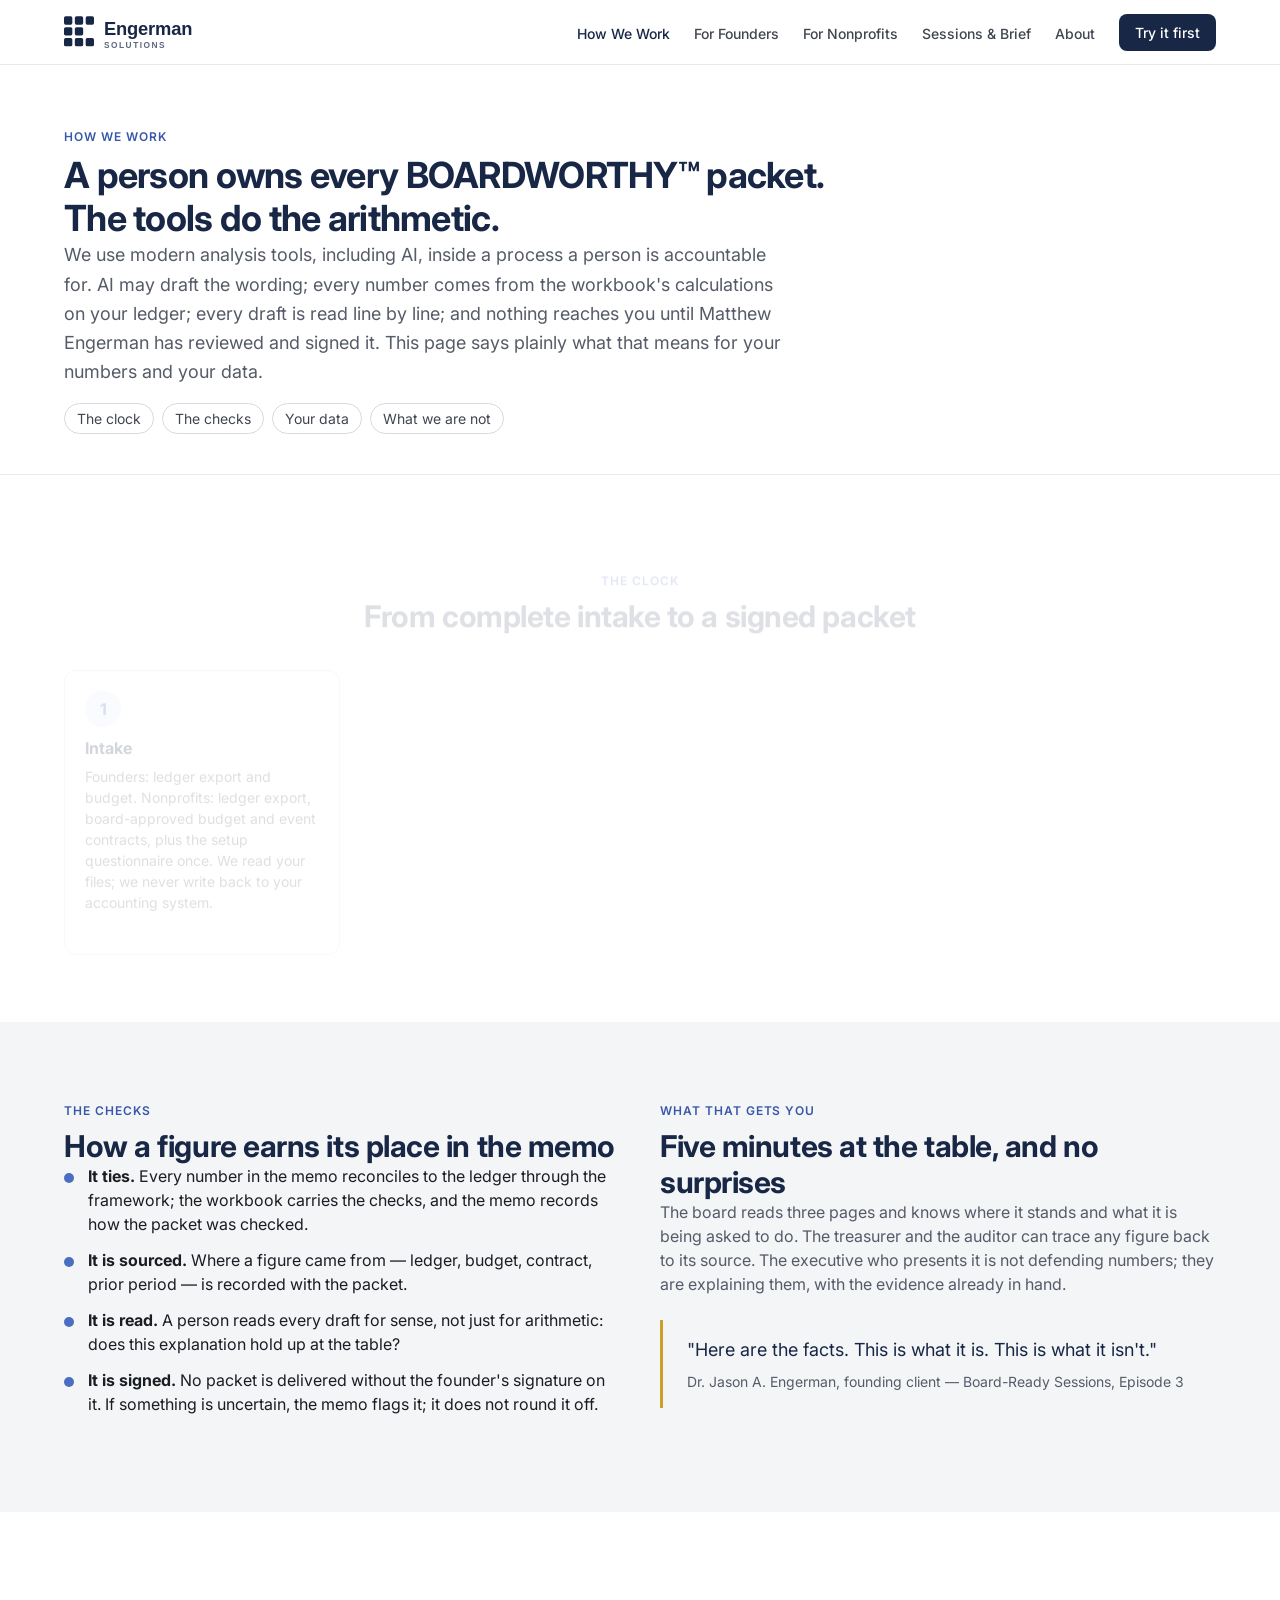
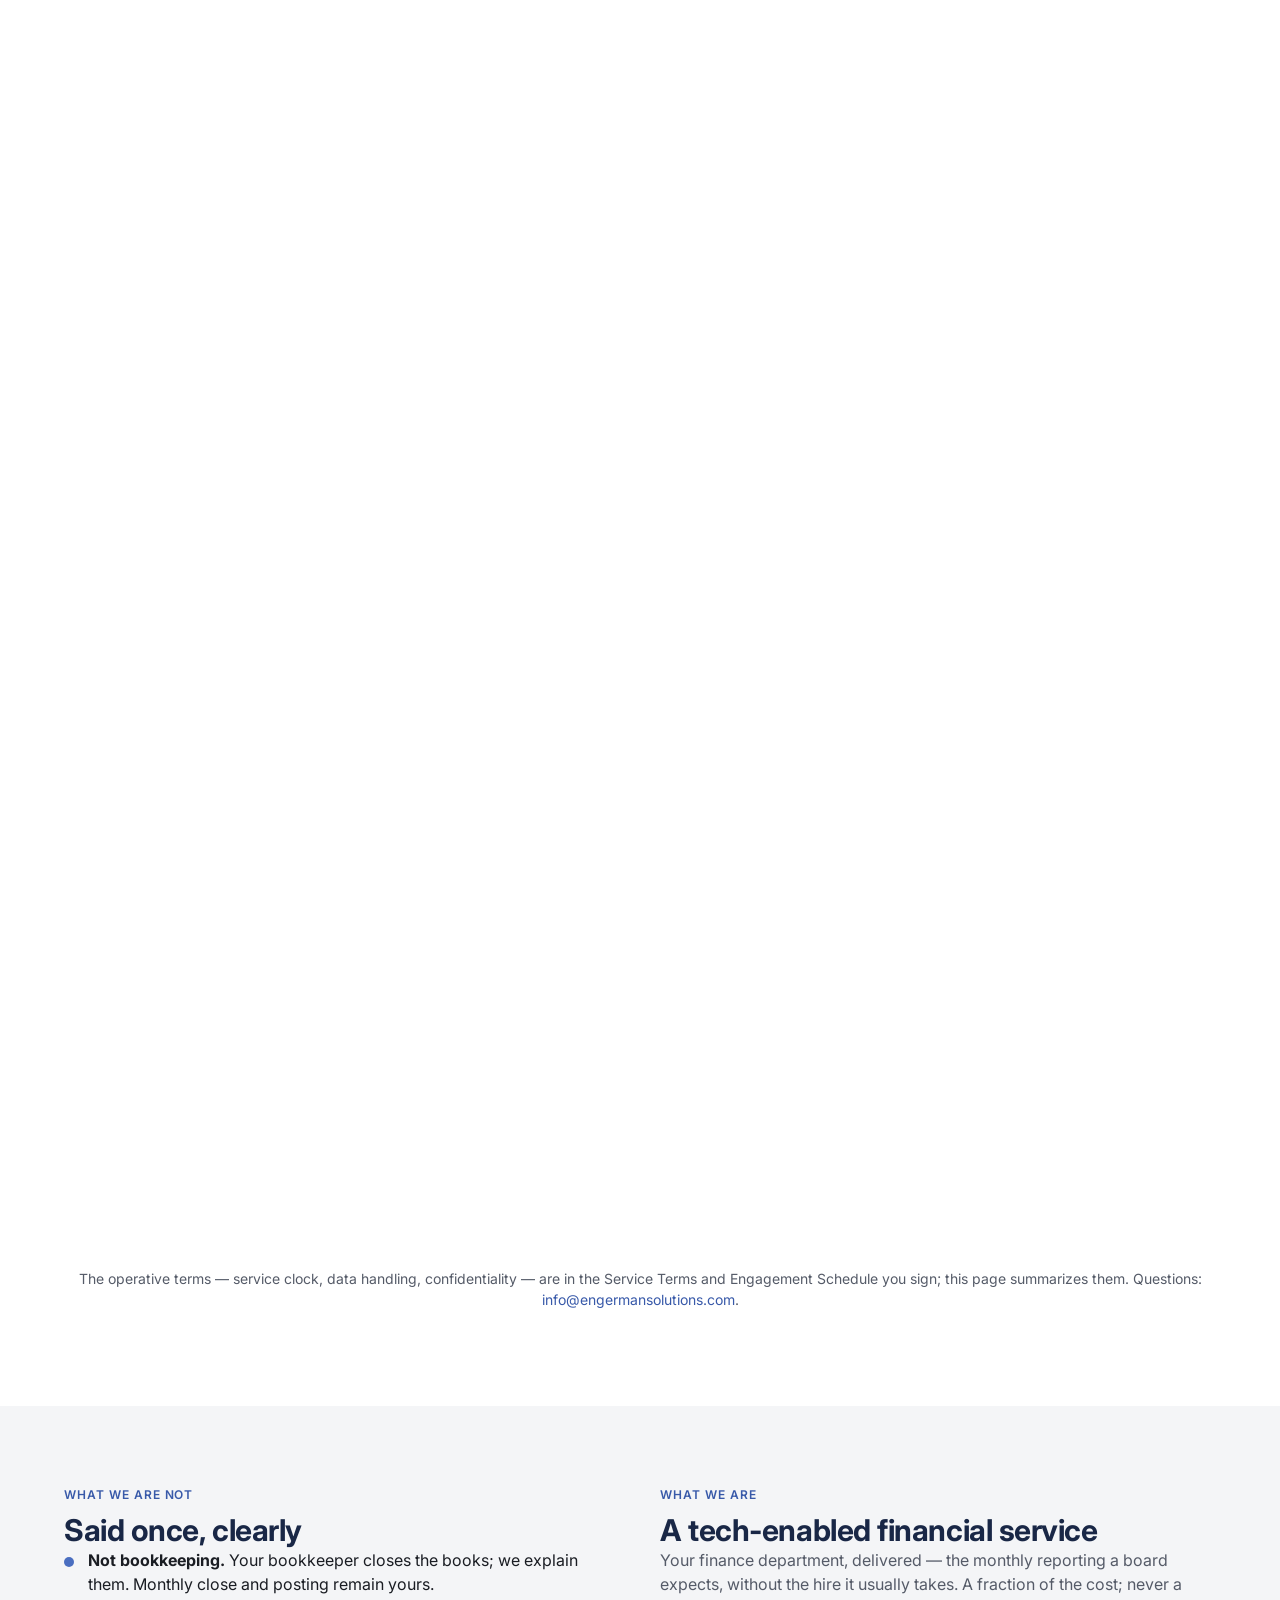
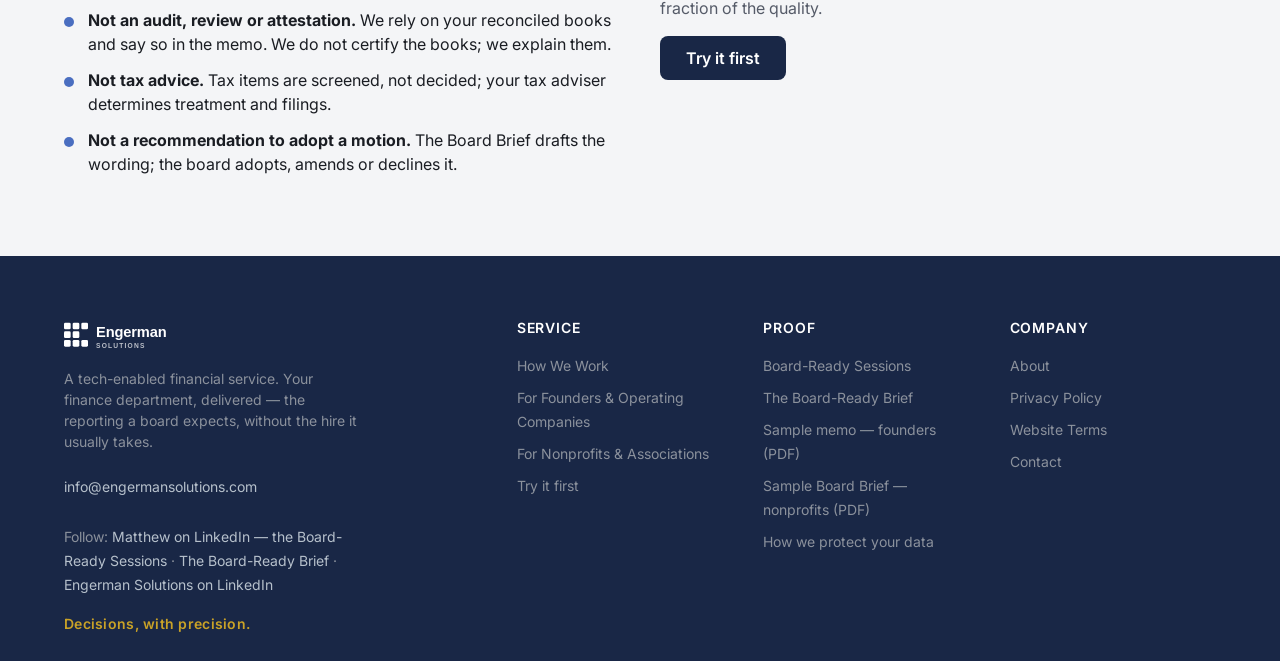
<file: website/pages/security.html>
<!DOCTYPE html><html lang="en"><head><meta charset="UTF-8"><title>How we protect your data — Engerman Solutions</title><meta http-equiv="refresh" content="0; url=how-we-work.html#data"><link rel="canonical" href="how-we-work.html#data"><meta name="robots" content="noindex"></head><body><p>This page has moved to <a href="how-we-work.html#data">how-we-work.html#data</a>.</p></body></html>
</file>
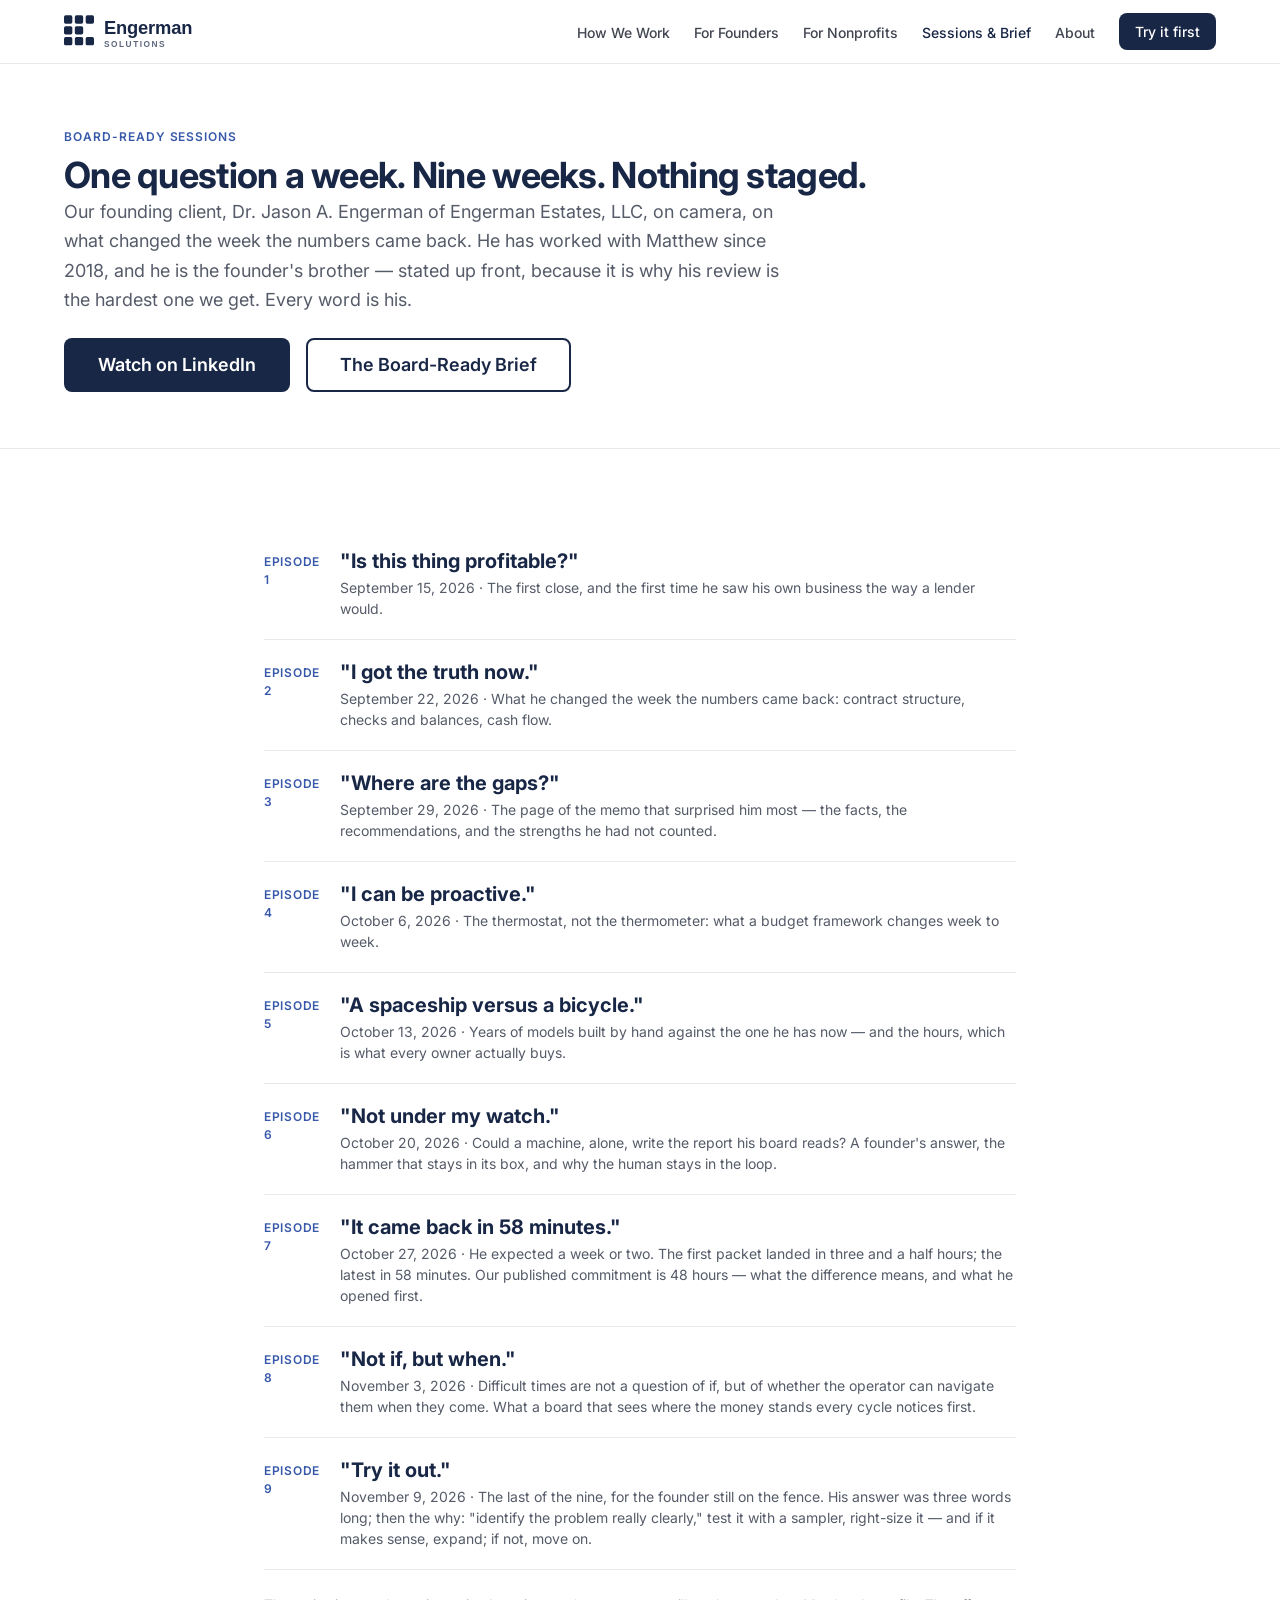
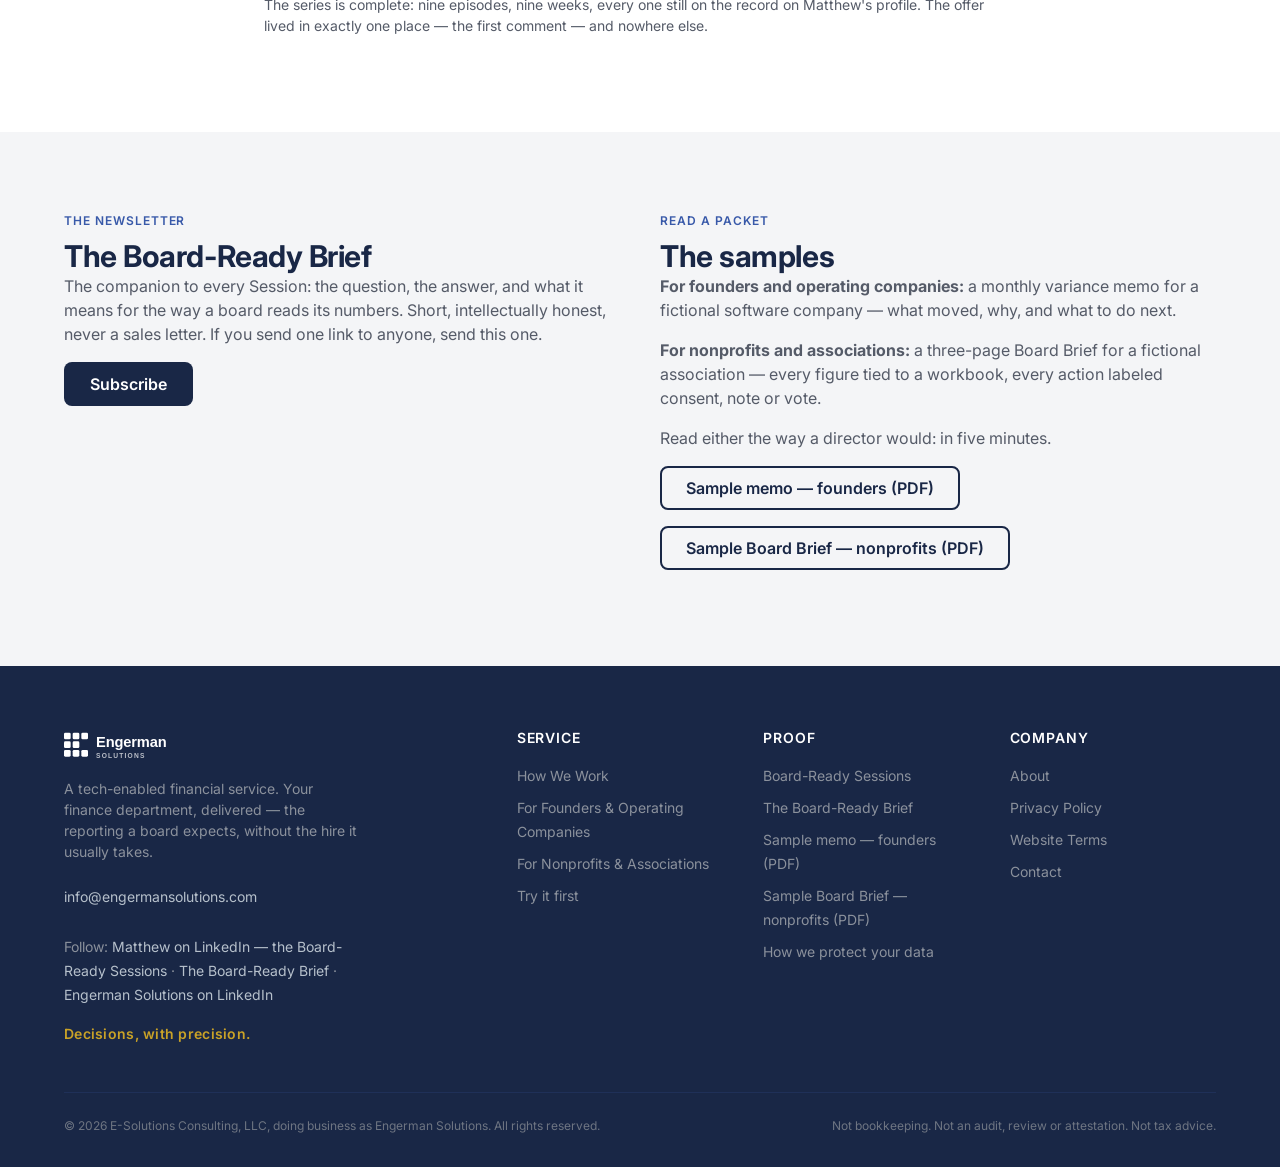
<file: website/pages/sessions.html>
<!DOCTYPE html>
<html lang="en">
<head>
  <meta charset="UTF-8">
  <meta name="viewport" content="width=device-width, initial-scale=1.0">
  <title>Board-Ready Sessions &amp; The Board-Ready Brief — Engerman Solutions</title>
  <meta name="description" content="Our founding client on the record — nine questions over nine weeks, the complete series — and the newsletter that goes with it.">
  <meta property="og:type" content="website">
  <link rel="preconnect" href="https://fonts.googleapis.com">
  <link rel="preconnect" href="https://fonts.gstatic.com" crossorigin>
  <link href="https://fonts.googleapis.com/css2?family=Inter:wght@400;500;600;700&display=swap" rel="stylesheet">
  <link rel="stylesheet" href="../css/design-tokens.css">
  <link rel="stylesheet" href="../css/site.css">
  <link rel="stylesheet" href="../css/remaster.css">
  <script src="../js/site-config.js"></script>
  <script src="../js/main.js" defer></script>
</head>
<body>
  <a href="#main" class="skip-link">Skip to main content</a>
  <header class="nav" role="banner">
    <div class="container nav__inner">
      <a href="../index.html" class="nav__logo" aria-label="Engerman Solutions — Home">
        <img src="../img/engerman-logo.svg" alt="Engerman Solutions" height="40">
      </a>
      <button class="nav__toggle" aria-expanded="false" aria-controls="nav-links" aria-label="Toggle navigation menu">
        <svg viewBox="0 0 24 24" fill="none" stroke="currentColor" stroke-width="2" stroke-linecap="round"><line x1="3" y1="6" x2="21" y2="6"/><line x1="3" y1="12" x2="21" y2="12"/><line x1="3" y1="18" x2="21" y2="18"/></svg>
      </button>
      <nav aria-label="Main navigation">
        <ul class="nav__links" id="nav-links" role="menubar">
          <li role="none"><a href="../pages/how-we-work.html" role="menuitem">How We Work</a></li><li role="none"><a href="../pages/founders.html" role="menuitem">For Founders</a></li><li role="none"><a href="../pages/nonprofits.html" role="menuitem">For Nonprofits</a></li><li role="none"><a href="../pages/sessions.html" role="menuitem" aria-current="page">Sessions &amp; Brief</a></li><li role="none"><a href="../pages/about.html" role="menuitem">About</a></li>
          <li role="none"><a href="../forms/try-it-first.html" class="nav__cta" role="menuitem">Try it first</a></li>
        </ul>
      </nav>
    </div>
  </header>
  <main id="main">

    <section class="page-hero" aria-labelledby="se-heading">
      <div class="container">
        <p class="overline">Board-Ready Sessions</p>
        <h1 id="se-heading">One question a week. Nine weeks. Nothing staged.</h1>
        <p class="lead">Our founding client, Dr. Jason A. Engerman of Engerman Estates, LLC, on camera, on what changed the week the numbers came back. He has worked with Matthew since 2018, and he is the founder's brother — stated up front, because it is why his review is the hardest one we get. Every word is his.</p>
        <div class="hero__ctas">
          <a href="#" data-link="LINKEDIN_MATTHEW_URL" data-subject="Where can I watch the Board-Ready Sessions?" class="btn btn--primary btn--lg">Watch on LinkedIn</a>
          <a href="#brief" class="btn btn--secondary btn--lg">The Board-Ready Brief</a>
        </div>
      </div>
    </section>

    <section class="section" aria-labelledby="se-list">
      <div class="container container--narrow">
        <h2 id="se-list" class="sr-only">Episodes</h2>
        <div class="episode"><div class="episode__n">Episode 1</div><div><h3>"Is this thing profitable?"</h3><p>September 15, 2026 · The first close, and the first time he saw his own business the way a lender would.</p></div></div>
        <div class="episode"><div class="episode__n">Episode 2</div><div><h3>"I got the truth now."</h3><p>September 22, 2026 · What he changed the week the numbers came back: contract structure, checks and balances, cash flow.</p></div></div>
        <div class="episode"><div class="episode__n">Episode 3</div><div><h3>"Where are the gaps?"</h3><p>September 29, 2026 · The page of the memo that surprised him most — the facts, the recommendations, and the strengths he had not counted.</p></div></div>
        <div class="episode"><div class="episode__n">Episode 4</div><div><h3>"I can be proactive."</h3><p>October 6, 2026 · The thermostat, not the thermometer: what a budget framework changes week to week.</p></div></div>
        <div class="episode"><div class="episode__n">Episode 5</div><div><h3>"A spaceship versus a bicycle."</h3><p>October 13, 2026 · Years of models built by hand against the one he has now — and the hours, which is what every owner actually buys.</p></div></div>
        <div class="episode"><div class="episode__n">Episode 6</div><div><h3>"Not under my watch."</h3><p>October 20, 2026 · Could a machine, alone, write the report his board reads? A founder's answer, the hammer that stays in its box, and why the human stays in the loop.</p></div></div>
        <div class="episode"><div class="episode__n">Episode 7</div><div><h3>"It came back in 58 minutes."</h3><p>October 27, 2026 · He expected a week or two. The first packet landed in three and a half hours; the latest in 58 minutes. Our published commitment is 48 hours — what the difference means, and what he opened first.</p></div></div>
        <div class="episode"><div class="episode__n">Episode 8</div><div><h3>"Not if, but when."</h3><p>November 3, 2026 · Difficult times are not a question of if, but of whether the operator can navigate them when they come. What a board that sees where the money stands every cycle notices first.</p></div></div>
        <div class="episode"><div class="episode__n">Episode 9</div><div><h3>"Try it out."</h3><p>November 9, 2026 · The last of the nine, for the founder still on the fence. His answer was three words long; then the why: "identify the problem really clearly," test it with a sampler, right-size it — and if it makes sense, expand; if not, move on.</p></div></div>
        <p class="text-sm text-secondary" style="margin-top: var(--space-6);">The series is complete: nine episodes, nine weeks, every one still on the record on Matthew's profile. The offer lived in exactly one place — the first comment — and nowhere else.</p>
      </div>
    </section>

    <section class="section bg-alt" id="brief" aria-labelledby="br-heading">
      <div class="container two-col">
        <div>
          <p class="overline">The newsletter</p>
          <h2 id="br-heading">The Board-Ready Brief</h2>
          <p class="text-secondary">The companion to every Session: the question, the answer, and what it means for the way a board reads its numbers. Short, intellectually honest, never a sales letter. If you send one link to anyone, send this one.</p>
          <a href="#" data-link="BRIEF_SUBSCRIBE_URL" data-subject="Subscribe me to The Board-Ready Brief" class="btn btn--primary">Subscribe</a>
        </div>
        <div>
          <p class="overline">Read a packet</p>
          <h2>The samples</h2>
          <p class="text-secondary"><strong>For founders and operating companies:</strong> a monthly variance memo for a fictional software company — what moved, why, and what to do next.</p>
          <p class="text-secondary"><strong>For nonprofits and associations:</strong> a three-page Board Brief for a fictional association — every figure tied to a workbook, every action labeled consent, note or vote.</p>
          <p class="text-secondary">Read either the way a director would: in five minutes.</p>
          <div class="hero__ctas">
            <a href="../downloads/Engerman_Solutions_Sample_Variance_Memo_Founders.pdf" class="btn btn--secondary">Sample memo &mdash; founders (PDF)</a>
            <a href="../downloads/Engerman_Solutions_Sample_Board_Brief_Nonprofit.pdf" class="btn btn--secondary">Sample Board Brief &mdash; nonprofits (PDF)</a>
          </div>
        </div>
      </div>
    </section>
  </main>
  <footer class="footer" role="contentinfo">
    <div class="container">
      <div class="footer__grid">
        <div class="footer__brand">
          <a href="../index.html" class="nav__logo" style="color: var(--color-white);">
            <img src="../img/engerman-logo-inverted.svg" alt="Engerman Solutions" height="32">
          </a>
          <p>A tech-enabled financial service. Your finance department, delivered — the reporting a board expects, without the hire it usually takes.</p>
          <p style="margin-top: var(--space-2);"><a href="mailto:info@engermansolutions.com" style="color: var(--color-gray-300);">info@engermansolutions.com</a></p>
          <p class="footer__tag">Decisions, with precision.</p>
        </div>
        <div class="footer__col">
          <h4>Service</h4>
          <ul>
            <li><a href="../pages/how-we-work.html">How We Work</a></li>
            <li><a href="../pages/founders.html">For Founders &amp; Operating Companies</a></li>
            <li><a href="../pages/nonprofits.html">For Nonprofits &amp; Associations</a></li>
            <li><a href="../forms/try-it-first.html">Try it first</a></li>
          </ul>
        </div>
        <div class="footer__col">
          <h4>Proof</h4>
          <ul>
            <li><a href="../pages/sessions.html">Board-Ready Sessions</a></li>
            <li><a href="../pages/sessions.html#brief">The Board-Ready Brief</a></li>
            <li><a href="../downloads/Engerman_Solutions_Sample_Variance_Memo_Founders.pdf">Sample memo &mdash; founders (PDF)</a></li>
            <li><a href="../downloads/Engerman_Solutions_Sample_Board_Brief_Nonprofit.pdf">Sample Board Brief &mdash; nonprofits (PDF)</a></li>
            <li><a href="../pages/how-we-work.html#data">How we protect your data</a></li>
          </ul>
        </div>
        <div class="footer__col">
          <h4>Company</h4>
          <ul>
            <li><a href="../pages/about.html">About</a></li>
            <li><a href="../pages/privacy.html">Privacy Policy</a></li>
            <li><a href="../pages/terms.html">Website Terms</a></li>
            <li><a href="mailto:info@engermansolutions.com">Contact</a></li>
          </ul>
        </div>
      </div>
      <div class="footer__bottom">
        <span>© 2026 E-Solutions Consulting, LLC, doing business as Engerman Solutions. All rights reserved.</span>
        <span>Not bookkeeping. Not an audit, review or attestation. Not tax advice.</span>
      </div>
    </div>
  </footer>
</body>
</html>
</file>
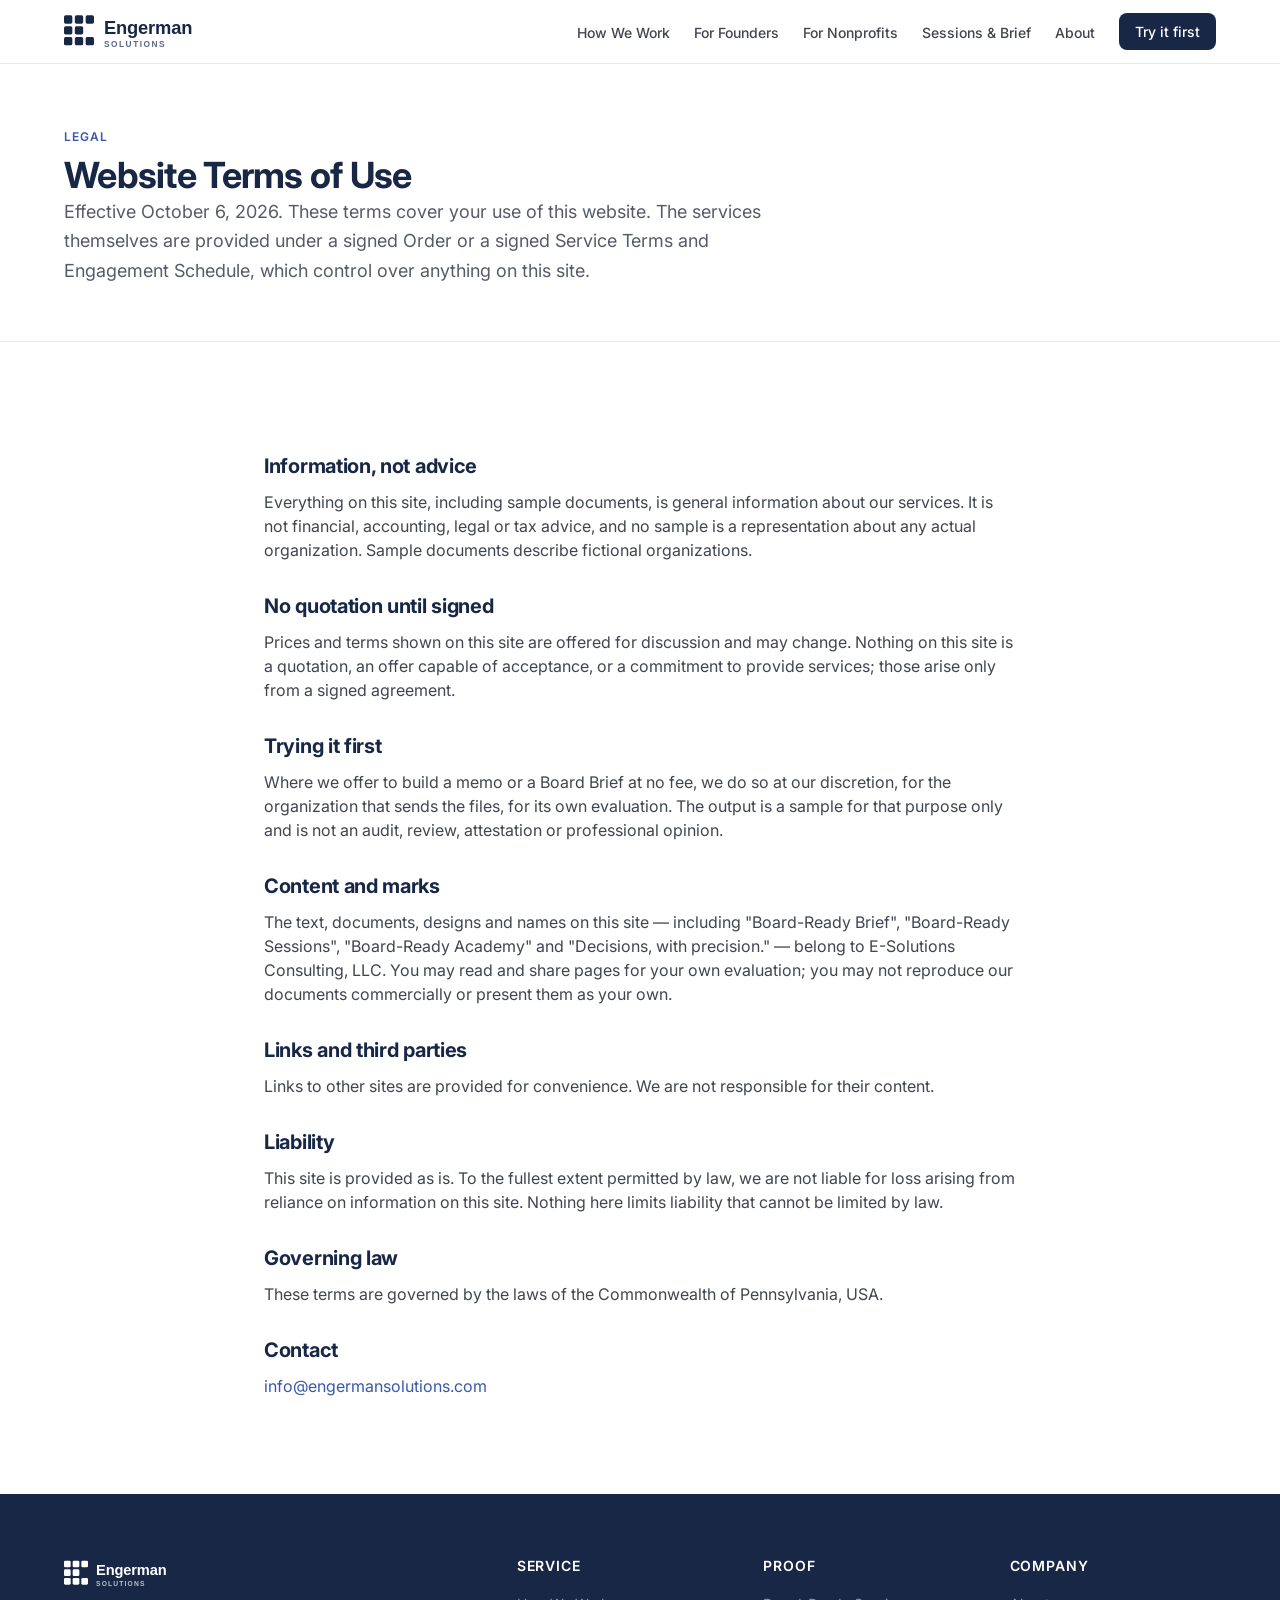
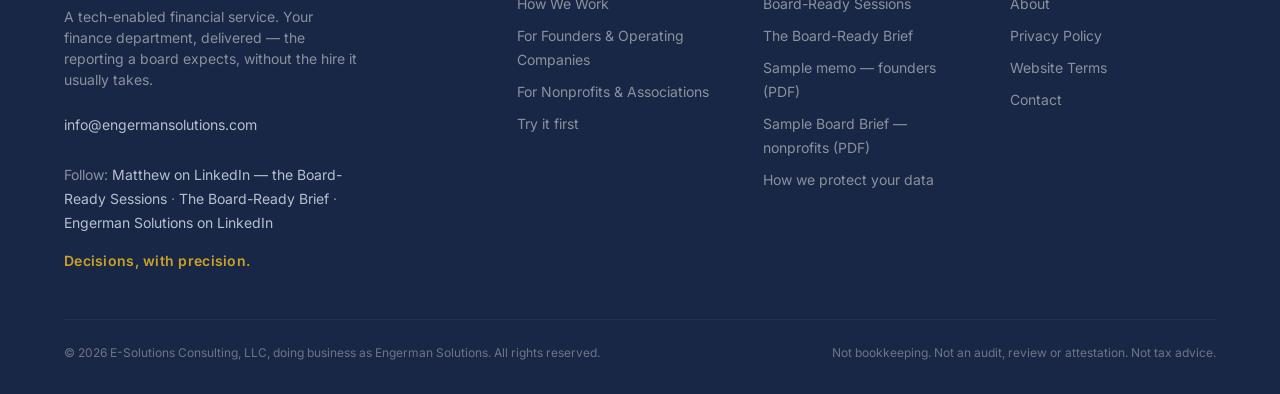
<file: website/pages/terms.html>
<!DOCTYPE html>
<html lang="en">
<head>
  <meta charset="UTF-8">
  <meta name="viewport" content="width=device-width, initial-scale=1.0">
  <title>Website Terms of Use — Engerman Solutions</title>
  <meta name="description" content="Terms covering the use of the Engerman Solutions website.">
  <meta property="og:type" content="website">
  <link rel="preconnect" href="https://fonts.googleapis.com">
  <link rel="preconnect" href="https://fonts.gstatic.com" crossorigin>
  <link href="https://fonts.googleapis.com/css2?family=Inter:wght@400;500;600;700&display=swap" rel="stylesheet">
  <link rel="stylesheet" href="../css/design-tokens.css">
  <link rel="stylesheet" href="../css/site.css">
  <link rel="stylesheet" href="../css/remaster.css">
  <script src="../js/site-config.js"></script>
  <script src="../js/main.js" defer></script>
</head>
<body>
  <a href="#main" class="skip-link">Skip to main content</a>
  <header class="nav" role="banner">
    <div class="container nav__inner">
      <a href="../index.html" class="nav__logo" aria-label="Engerman Solutions — Home">
        <img src="../img/engerman-logo.svg" alt="Engerman Solutions" height="40">
      </a>
      <button class="nav__toggle" aria-expanded="false" aria-controls="nav-links" aria-label="Toggle navigation menu">
        <svg viewBox="0 0 24 24" fill="none" stroke="currentColor" stroke-width="2" stroke-linecap="round"><line x1="3" y1="6" x2="21" y2="6"/><line x1="3" y1="12" x2="21" y2="12"/><line x1="3" y1="18" x2="21" y2="18"/></svg>
      </button>
      <nav aria-label="Main navigation">
        <ul class="nav__links" id="nav-links" role="menubar">
          <li role="none"><a href="../pages/how-we-work.html" role="menuitem">How We Work</a></li><li role="none"><a href="../pages/founders.html" role="menuitem">For Founders</a></li><li role="none"><a href="../pages/nonprofits.html" role="menuitem">For Nonprofits</a></li><li role="none"><a href="../pages/sessions.html" role="menuitem">Sessions &amp; Brief</a></li><li role="none"><a href="../pages/about.html" role="menuitem">About</a></li>
          <li role="none"><a href="../forms/try-it-first.html" class="nav__cta" role="menuitem">Try it first</a></li>
        </ul>
      </nav>
    </div>
  </header>
  <main id="main">

    <section class="page-hero"><div class="container"><p class="overline">Legal</p><h1>Website Terms of Use</h1><p class="lead">Effective October 6, 2026. These terms cover your use of this website. The services themselves are provided under a signed Order or a signed Service Terms and Engagement Schedule, which control over anything on this site.</p></div></section>
    <section class="section"><div class="container container--narrow legal">
      <h2>Information, not advice</h2><p>Everything on this site, including sample documents, is general information about our services. It is not financial, accounting, legal or tax advice, and no sample is a representation about any actual organization. Sample documents describe fictional organizations.</p>
      <h2>No quotation until signed</h2><p>Prices and terms shown on this site are offered for discussion and may change. Nothing on this site is a quotation, an offer capable of acceptance, or a commitment to provide services; those arise only from a signed agreement.</p>
      <h2>Trying it first</h2><p>Where we offer to build a memo or a Board Brief at no fee, we do so at our discretion, for the organization that sends the files, for its own evaluation. The output is a sample for that purpose only and is not an audit, review, attestation or professional opinion.</p>
      <h2>Content and marks</h2><p>The text, documents, designs and names on this site — including "Board-Ready Brief", "Board-Ready Sessions", "Board-Ready Academy" and "Decisions, with precision." — belong to E-Solutions Consulting, LLC. You may read and share pages for your own evaluation; you may not reproduce our documents commercially or present them as your own.</p>
      <h2>Links and third parties</h2><p>Links to other sites are provided for convenience. We are not responsible for their content.</p>
      <h2>Liability</h2><p>This site is provided as is. To the fullest extent permitted by law, we are not liable for loss arising from reliance on information on this site. Nothing here limits liability that cannot be limited by law.</p>
      <h2>Governing law</h2><p>These terms are governed by the laws of the Commonwealth of Pennsylvania, USA.</p>
      <h2>Contact</h2><p><a href="mailto:info@engermansolutions.com">info@engermansolutions.com</a></p>
    </div></section>
  </main>
  <footer class="footer" role="contentinfo">
    <div class="container">
      <div class="footer__grid">
        <div class="footer__brand">
          <a href="../index.html" class="nav__logo" style="color: var(--color-white);">
            <img src="../img/engerman-logo-inverted.svg" alt="Engerman Solutions" height="32">
          </a>
          <p>A tech-enabled financial service. Your finance department, delivered — the reporting a board expects, without the hire it usually takes.</p>
          <p style="margin-top: var(--space-2);"><a href="mailto:info@engermansolutions.com" style="color: var(--color-gray-300);">info@engermansolutions.com</a></p>
          <p class="footer__tag">Decisions, with precision.</p>
        </div>
        <div class="footer__col">
          <h4>Service</h4>
          <ul>
            <li><a href="../pages/how-we-work.html">How We Work</a></li>
            <li><a href="../pages/founders.html">For Founders &amp; Operating Companies</a></li>
            <li><a href="../pages/nonprofits.html">For Nonprofits &amp; Associations</a></li>
            <li><a href="../forms/try-it-first.html">Try it first</a></li>
          </ul>
        </div>
        <div class="footer__col">
          <h4>Proof</h4>
          <ul>
            <li><a href="../pages/sessions.html">Board-Ready Sessions</a></li>
            <li><a href="../pages/sessions.html#brief">The Board-Ready Brief</a></li>
            <li><a href="../downloads/Engerman_Solutions_Sample_Variance_Memo_Founders.pdf">Sample memo &mdash; founders (PDF)</a></li>
            <li><a href="../downloads/Engerman_Solutions_Sample_Board_Brief_Nonprofit.pdf">Sample Board Brief &mdash; nonprofits (PDF)</a></li>
            <li><a href="../pages/how-we-work.html#data">How we protect your data</a></li>
          </ul>
        </div>
        <div class="footer__col">
          <h4>Company</h4>
          <ul>
            <li><a href="../pages/about.html">About</a></li>
            <li><a href="../pages/privacy.html">Privacy Policy</a></li>
            <li><a href="../pages/terms.html">Website Terms</a></li>
            <li><a href="mailto:info@engermansolutions.com">Contact</a></li>
          </ul>
        </div>
      </div>
      <div class="footer__bottom">
        <span>© 2026 E-Solutions Consulting, LLC, doing business as Engerman Solutions. All rights reserved.</span>
        <span>Not bookkeeping. Not an audit, review or attestation. Not tax advice.</span>
      </div>
    </div>
  </footer>
</body>
</html>
</file>
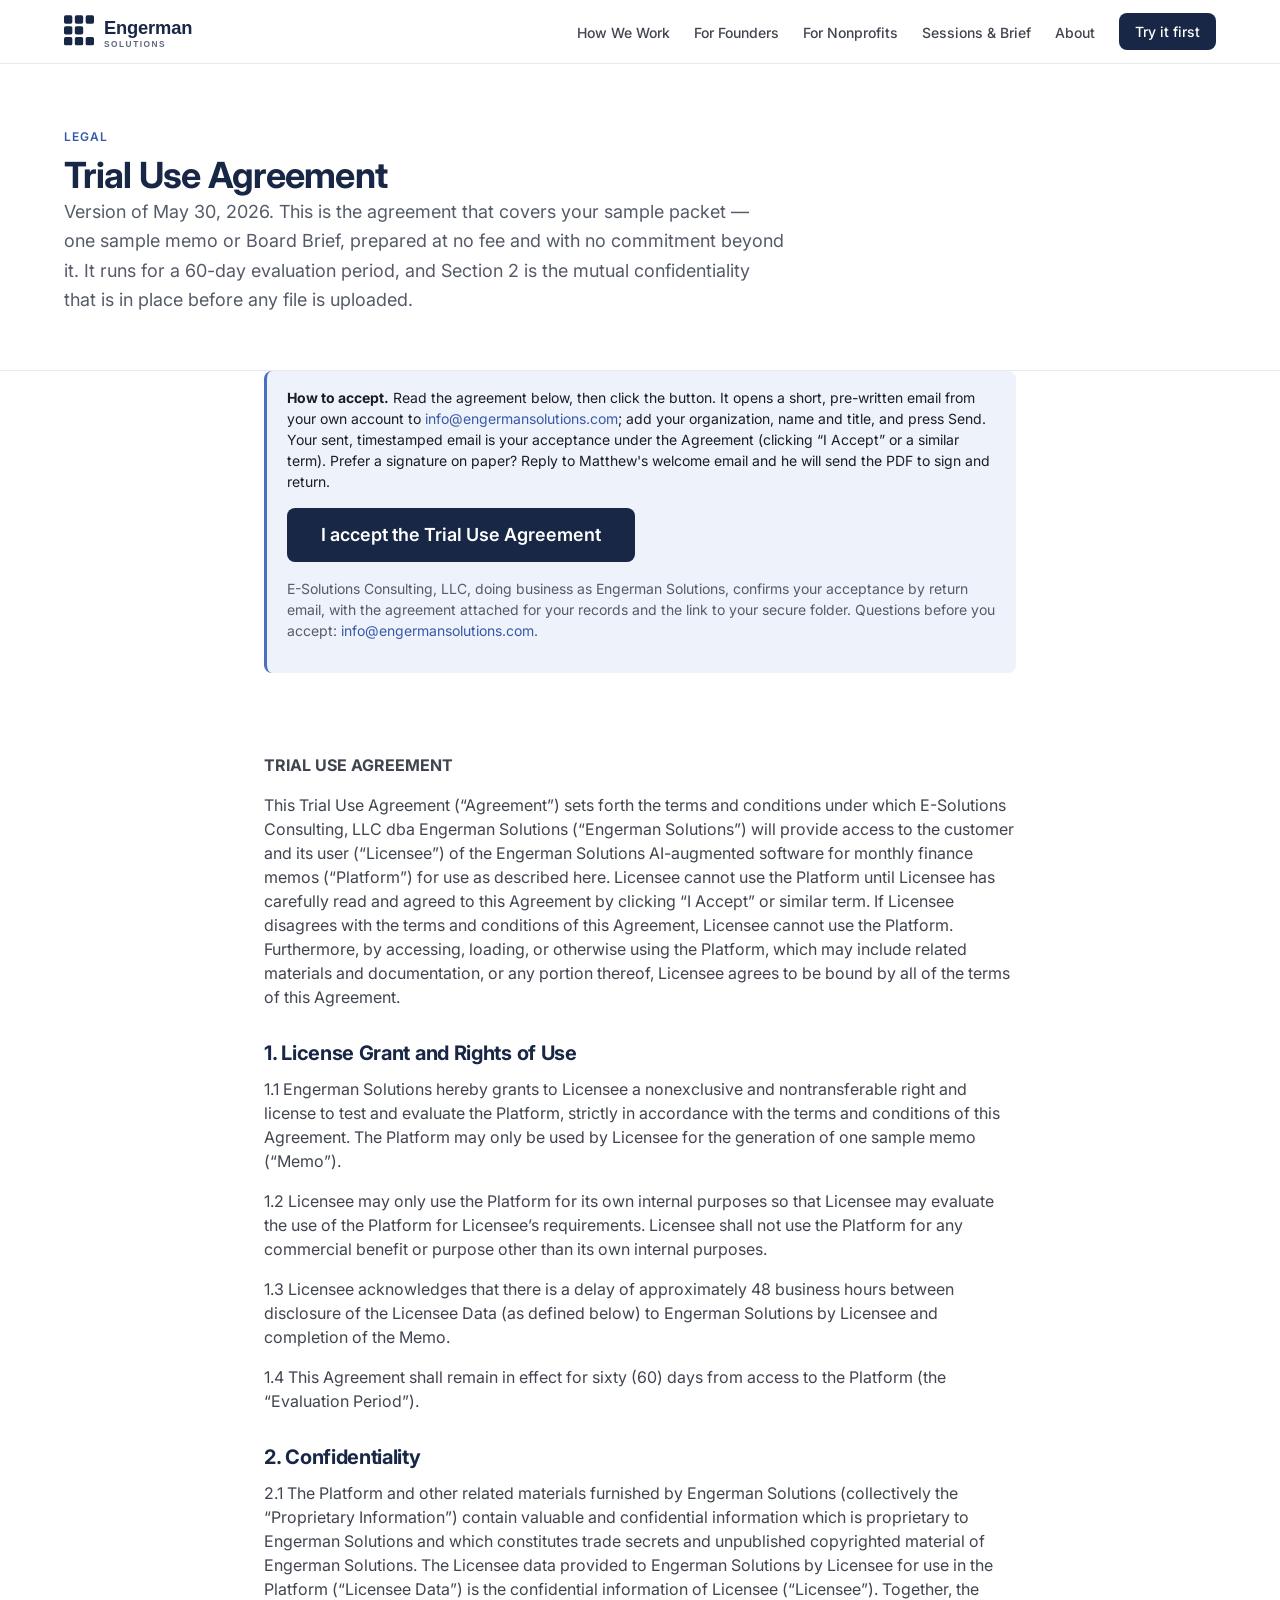
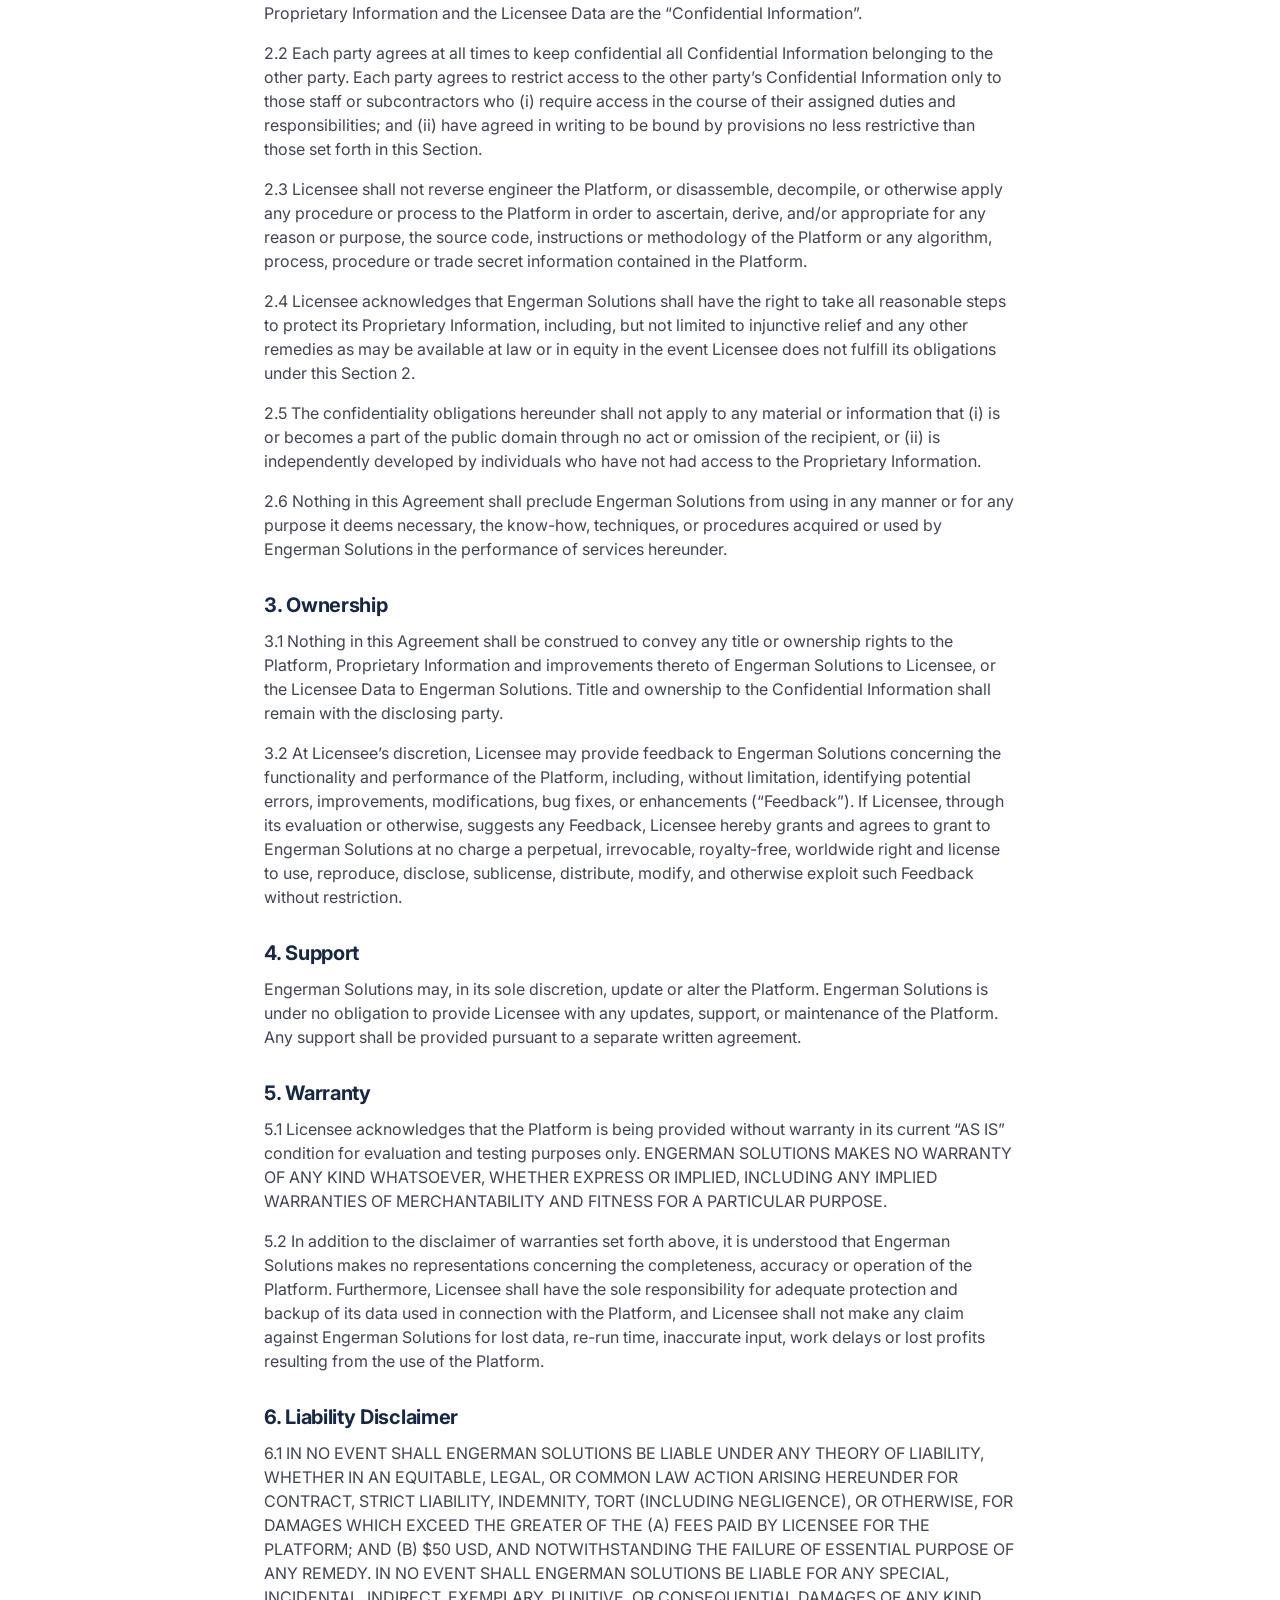
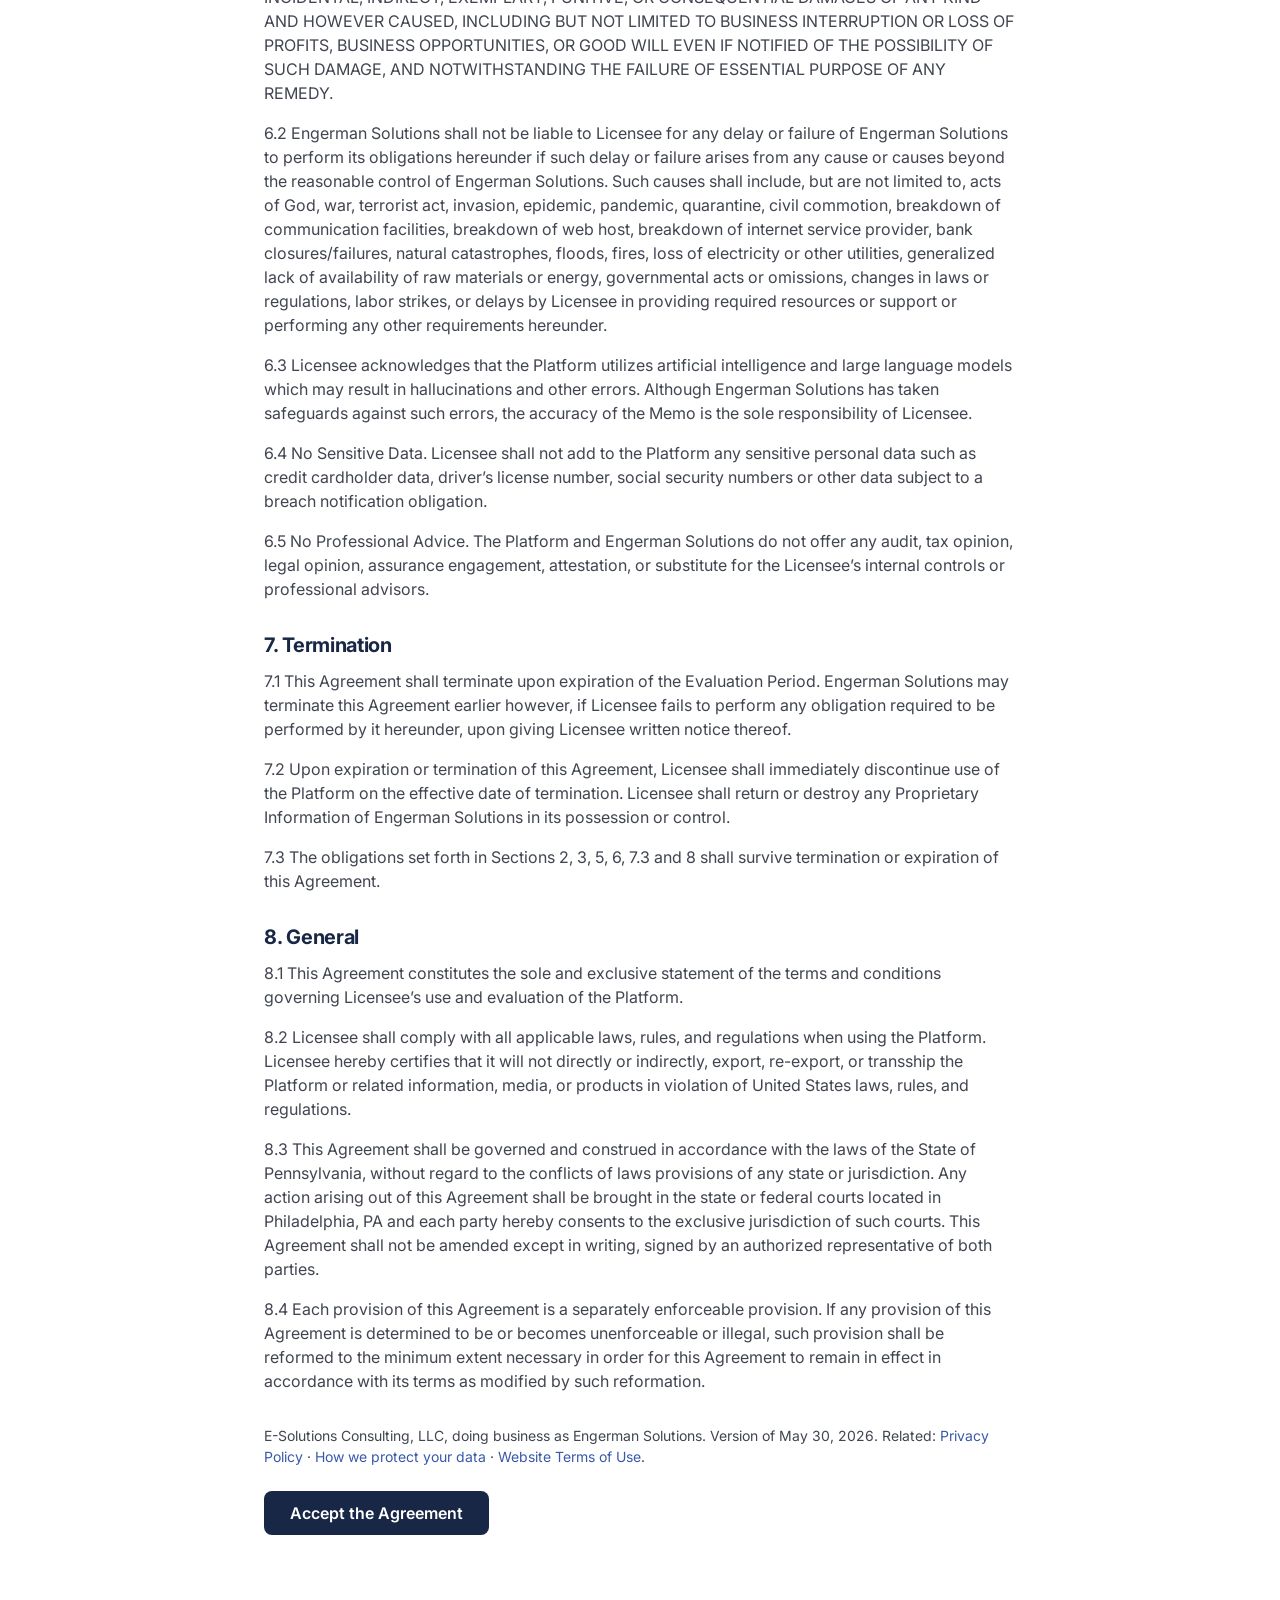
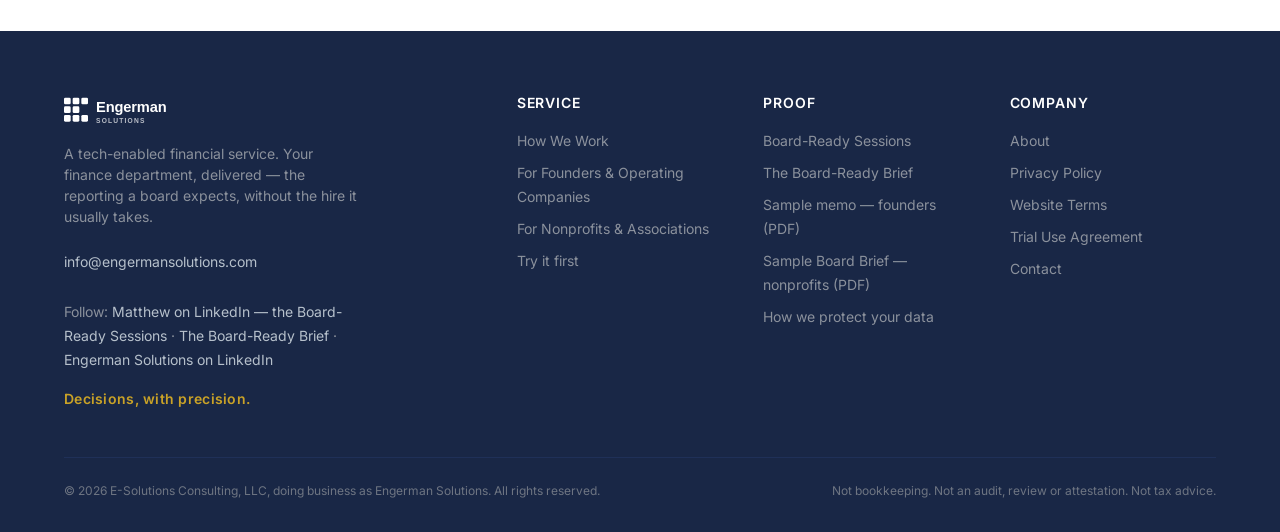
<file: website/pages/trial-use-agreement.html>
<!DOCTYPE html>
<html lang="en">
<head>
  <meta charset="UTF-8">
  <meta name="viewport" content="width=device-width, initial-scale=1.0">
  <title>Trial Use Agreement — Engerman Solutions</title>
  <meta name="description" content="The Engerman Solutions Trial Use Agreement that covers one sample memo or Board Brief: a 60-day evaluation, mutual confidentiality, no fee and no commitment.">
  <meta property="og:type" content="website">
  <link rel="preconnect" href="https://fonts.googleapis.com">
  <link rel="preconnect" href="https://fonts.gstatic.com" crossorigin>
  <link href="https://fonts.googleapis.com/css2?family=Inter:wght@400;500;600;700&display=swap" rel="stylesheet">
  <link rel="stylesheet" href="../css/design-tokens.css">
  <link rel="stylesheet" href="../css/site.css">
  <link rel="stylesheet" href="../css/remaster.css">
  <script src="../js/site-config.js"></script>
  <script src="../js/main.js" defer></script>
</head>
<body>
  <a href="#main" class="skip-link">Skip to main content</a>
  <header class="nav" role="banner">
    <div class="container nav__inner">
      <a href="../index.html" class="nav__logo" aria-label="Engerman Solutions — Home">
        <img src="../img/engerman-logo.svg" alt="Engerman Solutions" height="40">
      </a>
      <button class="nav__toggle" aria-expanded="false" aria-controls="nav-links" aria-label="Toggle navigation menu">
        <svg viewBox="0 0 24 24" fill="none" stroke="currentColor" stroke-width="2" stroke-linecap="round"><line x1="3" y1="6" x2="21" y2="6"/><line x1="3" y1="12" x2="21" y2="12"/><line x1="3" y1="18" x2="21" y2="18"/></svg>
      </button>
      <nav aria-label="Main navigation">
        <ul class="nav__links" id="nav-links" role="menubar">
          <li role="none"><a href="../pages/how-we-work.html" role="menuitem">How We Work</a></li><li role="none"><a href="../pages/founders.html" role="menuitem">For Founders</a></li><li role="none"><a href="../pages/nonprofits.html" role="menuitem">For Nonprofits</a></li><li role="none"><a href="../pages/sessions.html" role="menuitem">Sessions &amp; Brief</a></li><li role="none"><a href="../pages/about.html" role="menuitem">About</a></li>
          <li role="none"><a href="../forms/try-it-first.html" class="nav__cta" role="menuitem">Try it first</a></li>
        </ul>
      </nav>
    </div>
  </header>
  <main id="main">

    <section class="page-hero"><div class="container"><p class="overline">Legal</p><h1>Trial Use Agreement</h1><p class="lead">Version of May 30, 2026. This is the agreement that covers your sample packet — one sample memo or Board Brief, prepared at no fee and with no commitment beyond it. It runs for a 60-day evaluation period, and Section 2 is the mutual confidentiality that is in place before any file is uploaded.</p></div></section>

    <section class="section" style="padding-top: 0;"><div class="container container--narrow">
      <div class="note" id="accept">
        <p><strong>How to accept.</strong> Read the agreement below, then click the button. It opens a short, pre-written email from your own account to <a href="mailto:info@engermansolutions.com">info@engermansolutions.com</a>; add your organization, name and title, and press Send. Your sent, timestamped email is your acceptance under the Agreement (clicking &ldquo;I Accept&rdquo; or a similar term). Prefer a signature on paper? Reply to Matthew's welcome email and he will send the PDF to sign and return.</p>
        <p style="margin-top: var(--space-4);"><a class="btn btn--primary btn--lg" id="tua-accept" href="mailto:info@engermansolutions.com?subject=I%20accept%20the%20Trial%20Use%20Agreement%20%E2%80%94%20%5BOrganization%5D&amp;body=I%20accept%20the%20Engerman%20Solutions%20Trial%20Use%20Agreement%20(version%20of%20May%2030%2C%202026)%20on%20behalf%20of%20the%20organization%20named%20below%2C%20and%20I%20confirm%20that%20I%20am%20authorized%20to%20do%20so.%0D%0A%0D%0AOrganization%3A%20%0D%0AName%3A%20%0D%0ATitle%3A%20%0D%0AEmail%3A%20%0D%0A%0D%0AI%20understand%20that%20this%20email%2C%20with%20its%20date%20and%20time%2C%20is%20my%20electronic%20acceptance%20of%20the%20Agreement.">I accept the Trial Use Agreement</a></p>
        <p class="text-sm text-secondary" style="margin-top: var(--space-3);">E-Solutions Consulting, LLC, doing business as Engerman Solutions, confirms your acceptance by return email, with the agreement attached for your records and the link to your secure folder. Questions before you accept: <a href="mailto:info@engermansolutions.com">info@engermansolutions.com</a>.</p>
      </div>
    </div></section>

    <section class="section" style="padding-top: 0;"><div class="container container--narrow legal">
      <p><strong>TRIAL USE AGREEMENT</strong></p>
      <p>This Trial Use Agreement (&ldquo;Agreement&rdquo;) sets forth the terms and conditions under which E-Solutions Consulting, LLC dba Engerman Solutions (&ldquo;Engerman Solutions&rdquo;) will provide access to the customer and its user (&ldquo;Licensee&rdquo;) of the Engerman Solutions AI-augmented software for monthly finance memos (&ldquo;Platform&rdquo;) for use as described here. Licensee cannot use the Platform until Licensee has carefully read and agreed to this Agreement by clicking &ldquo;I Accept&rdquo; or similar term. If Licensee disagrees with the terms and conditions of this Agreement, Licensee cannot use the Platform. Furthermore, by accessing, loading, or otherwise using the Platform, which may include related materials and documentation, or any portion thereof, Licensee agrees to be bound by all of the terms of this Agreement.</p>

      <h2>1. License Grant and Rights of Use</h2>
      <p>1.1 Engerman Solutions hereby grants to Licensee a nonexclusive and nontransferable right and license to test and evaluate the Platform, strictly in accordance with the terms and conditions of this Agreement. The Platform may only be used by Licensee for the generation of one sample memo (&ldquo;Memo&rdquo;).</p>
      <p>1.2 Licensee may only use the Platform for its own internal purposes so that Licensee may evaluate the use of the Platform for Licensee&rsquo;s requirements. Licensee shall not use the Platform for any commercial benefit or purpose other than its own internal purposes.</p>
      <p>1.3 Licensee acknowledges that there is a delay of approximately 48 business hours between disclosure of the Licensee Data (as defined below) to Engerman Solutions by Licensee and completion of the Memo.</p>
      <p>1.4 This Agreement shall remain in effect for sixty (60) days from access to the Platform (the &ldquo;Evaluation Period&rdquo;).</p>

      <h2>2. Confidentiality</h2>
      <p>2.1 The Platform and other related materials furnished by Engerman Solutions (collectively the &ldquo;Proprietary Information&rdquo;) contain valuable and confidential information which is proprietary to Engerman Solutions and which constitutes trade secrets and unpublished copyrighted material of Engerman Solutions. The Licensee data provided to Engerman Solutions by Licensee for use in the Platform (&ldquo;Licensee Data&rdquo;) is the confidential information of Licensee (&ldquo;Licensee&rdquo;). Together, the Proprietary Information and the Licensee Data are the &ldquo;Confidential Information&rdquo;.</p>
      <p>2.2 Each party agrees at all times to keep confidential all Confidential Information belonging to the other party. Each party agrees to restrict access to the other party&rsquo;s Confidential Information only to those staff or subcontractors who (i) require access in the course of their assigned duties and responsibilities; and (ii) have agreed in writing to be bound by provisions no less restrictive than those set forth in this Section.</p>
      <p>2.3 Licensee shall not reverse engineer the Platform, or disassemble, decompile, or otherwise apply any procedure or process to the Platform in order to ascertain, derive, and/or appropriate for any reason or purpose, the source code, instructions or methodology of the Platform or any algorithm, process, procedure or trade secret information contained in the Platform.</p>
      <p>2.4 Licensee acknowledges that Engerman Solutions shall have the right to take all reasonable steps to protect its Proprietary Information, including, but not limited to injunctive relief and any other remedies as may be available at law or in equity in the event Licensee does not fulfill its obligations under this Section 2.</p>
      <p>2.5 The confidentiality obligations hereunder shall not apply to any material or information that (i) is or becomes a part of the public domain through no act or omission of the recipient, or (ii) is independently developed by individuals who have not had access to the Proprietary Information.</p>
      <p>2.6 Nothing in this Agreement shall preclude Engerman Solutions from using in any manner or for any purpose it deems necessary, the know-how, techniques, or procedures acquired or used by Engerman Solutions in the performance of services hereunder.</p>

      <h2>3. Ownership</h2>
      <p>3.1 Nothing in this Agreement shall be construed to convey any title or ownership rights to the Platform, Proprietary Information and improvements thereto of Engerman Solutions to Licensee, or the Licensee Data to Engerman Solutions. Title and ownership to the Confidential Information shall remain with the disclosing party.</p>
      <p>3.2 At Licensee&rsquo;s discretion, Licensee may provide feedback to Engerman Solutions concerning the functionality and performance of the Platform, including, without limitation, identifying potential errors, improvements, modifications, bug fixes, or enhancements (&ldquo;Feedback&rdquo;). If Licensee, through its evaluation or otherwise, suggests any Feedback, Licensee hereby grants and agrees to grant to Engerman Solutions at no charge a perpetual, irrevocable, royalty-free, worldwide right and license to use, reproduce, disclose, sublicense, distribute, modify, and otherwise exploit such Feedback without restriction.</p>

      <h2>4. Support</h2>
      <p>Engerman Solutions may, in its sole discretion, update or alter the Platform. Engerman Solutions is under no obligation to provide Licensee with any updates, support, or maintenance of the Platform. Any support shall be provided pursuant to a separate written agreement.</p>

      <h2>5. Warranty</h2>
      <p>5.1 Licensee acknowledges that the Platform is being provided without warranty in its current &ldquo;AS IS&rdquo; condition for evaluation and testing purposes only. ENGERMAN SOLUTIONS MAKES NO WARRANTY OF ANY KIND WHATSOEVER, WHETHER EXPRESS OR IMPLIED, INCLUDING ANY IMPLIED WARRANTIES OF MERCHANTABILITY AND FITNESS FOR A PARTICULAR PURPOSE.</p>
      <p>5.2 In addition to the disclaimer of warranties set forth above, it is understood that Engerman Solutions makes no representations concerning the completeness, accuracy or operation of the Platform. Furthermore, Licensee shall have the sole responsibility for adequate protection and backup of its data used in connection with the Platform, and Licensee shall not make any claim against Engerman Solutions for lost data, re-run time, inaccurate input, work delays or lost profits resulting from the use of the Platform.</p>

      <h2>6. Liability Disclaimer</h2>
      <p>6.1 IN NO EVENT SHALL ENGERMAN SOLUTIONS BE LIABLE UNDER ANY THEORY OF LIABILITY, WHETHER IN AN EQUITABLE, LEGAL, OR COMMON LAW ACTION ARISING HEREUNDER FOR CONTRACT, STRICT LIABILITY, INDEMNITY, TORT (INCLUDING NEGLIGENCE), OR OTHERWISE, FOR DAMAGES WHICH EXCEED THE GREATER OF THE (A) FEES PAID BY LICENSEE FOR THE PLATFORM; AND (B) $50 USD, AND NOTWITHSTANDING THE FAILURE OF ESSENTIAL PURPOSE OF ANY REMEDY. IN NO EVENT SHALL ENGERMAN SOLUTIONS BE LIABLE FOR ANY SPECIAL, INCIDENTAL, INDIRECT, EXEMPLARY, PUNITIVE, OR CONSEQUENTIAL DAMAGES OF ANY KIND AND HOWEVER CAUSED, INCLUDING BUT NOT LIMITED TO BUSINESS INTERRUPTION OR LOSS OF PROFITS, BUSINESS OPPORTUNITIES, OR GOOD WILL EVEN IF NOTIFIED OF THE POSSIBILITY OF SUCH DAMAGE, AND NOTWITHSTANDING THE FAILURE OF ESSENTIAL PURPOSE OF ANY REMEDY.</p>
      <p>6.2 Engerman Solutions shall not be liable to Licensee for any delay or failure of Engerman Solutions to perform its obligations hereunder if such delay or failure arises from any cause or causes beyond the reasonable control of Engerman Solutions. Such causes shall include, but are not limited to, acts of God, war, terrorist act, invasion, epidemic, pandemic, quarantine, civil commotion, breakdown of communication facilities, breakdown of web host, breakdown of internet service provider, bank closures/failures, natural catastrophes, floods, fires, loss of electricity or other utilities, generalized lack of availability of raw materials or energy, governmental acts or omissions, changes in laws or regulations, labor strikes, or delays by Licensee in providing required resources or support or performing any other requirements hereunder.</p>
      <p>6.3 Licensee acknowledges that the Platform utilizes artificial intelligence and large language models which may result in hallucinations and other errors. Although Engerman Solutions has taken safeguards against such errors, the accuracy of the Memo is the sole responsibility of Licensee.</p>
      <p>6.4 No Sensitive Data. Licensee shall not add to the Platform any sensitive personal data such as credit cardholder data, driver&rsquo;s license number, social security numbers or other data subject to a breach notification obligation.</p>
      <p>6.5 No Professional Advice. The Platform and Engerman Solutions do not offer any audit, tax opinion, legal opinion, assurance engagement, attestation, or substitute for the Licensee&rsquo;s internal controls or professional advisors.</p>

      <h2>7. Termination</h2>
      <p>7.1 This Agreement shall terminate upon expiration of the Evaluation Period. Engerman Solutions may terminate this Agreement earlier however, if Licensee fails to perform any obligation required to be performed by it hereunder, upon giving Licensee written notice thereof.</p>
      <p>7.2 Upon expiration or termination of this Agreement, Licensee shall immediately discontinue use of the Platform on the effective date of termination. Licensee shall return or destroy any Proprietary Information of Engerman Solutions in its possession or control.</p>
      <p>7.3 The obligations set forth in Sections 2, 3, 5, 6, 7.3 and 8 shall survive termination or expiration of this Agreement.</p>

      <h2>8. General</h2>
      <p>8.1 This Agreement constitutes the sole and exclusive statement of the terms and conditions governing Licensee&rsquo;s use and evaluation of the Platform.</p>
      <p>8.2 Licensee shall comply with all applicable laws, rules, and regulations when using the Platform. Licensee hereby certifies that it will not directly or indirectly, export, re-export, or transship the Platform or related information, media, or products in violation of United States laws, rules, and regulations.</p>
      <p>8.3 This Agreement shall be governed and construed in accordance with the laws of the State of Pennsylvania, without regard to the conflicts of laws provisions of any state or jurisdiction. Any action arising out of this Agreement shall be brought in the state or federal courts located in Philadelphia, PA and each party hereby consents to the exclusive jurisdiction of such courts. This Agreement shall not be amended except in writing, signed by an authorized representative of both parties.</p>
      <p>8.4 Each provision of this Agreement is a separately enforceable provision. If any provision of this Agreement is determined to be or becomes unenforceable or illegal, such provision shall be reformed to the minimum extent necessary in order for this Agreement to remain in effect in accordance with its terms as modified by such reformation.</p>

      <p class="text-sm text-secondary" style="margin-top: var(--space-8);">E-Solutions Consulting, LLC, doing business as Engerman Solutions. Version of May 30, 2026. Related: <a href="../pages/privacy.html">Privacy Policy</a> &middot; <a href="../pages/how-we-work.html#data">How we protect your data</a> &middot; <a href="../pages/terms.html">Website Terms of Use</a>.</p>
      <p style="margin-top: var(--space-6);"><a class="btn btn--primary" href="#accept">Accept the Agreement</a></p>
    </div></section>
  </main>
  <footer class="footer" role="contentinfo">
    <div class="container">
      <div class="footer__grid">
        <div class="footer__brand">
          <a href="../index.html" class="nav__logo" style="color: var(--color-white);">
            <img src="../img/engerman-logo-inverted.svg" alt="Engerman Solutions" height="32">
          </a>
          <p>A tech-enabled financial service. Your finance department, delivered — the reporting a board expects, without the hire it usually takes.</p>
          <p style="margin-top: var(--space-2);"><a href="mailto:info@engermansolutions.com" style="color: var(--color-gray-300);">info@engermansolutions.com</a></p>
          <p class="footer__tag">Decisions, with precision.</p>
        </div>
        <div class="footer__col">
          <h4>Service</h4>
          <ul>
            <li><a href="../pages/how-we-work.html">How We Work</a></li>
            <li><a href="../pages/founders.html">For Founders &amp; Operating Companies</a></li>
            <li><a href="../pages/nonprofits.html">For Nonprofits &amp; Associations</a></li>
            <li><a href="../forms/try-it-first.html">Try it first</a></li>
          </ul>
        </div>
        <div class="footer__col">
          <h4>Proof</h4>
          <ul>
            <li><a href="../pages/sessions.html">Board-Ready Sessions</a></li>
            <li><a href="../pages/sessions.html#brief">The Board-Ready Brief</a></li>
            <li><a href="../downloads/Engerman_Solutions_Sample_Variance_Memo_Founders.pdf">Sample memo &mdash; founders (PDF)</a></li>
            <li><a href="../downloads/Engerman_Solutions_Sample_Board_Brief_Nonprofit.pdf">Sample Board Brief &mdash; nonprofits (PDF)</a></li>
            <li><a href="../pages/how-we-work.html#data">How we protect your data</a></li>
          </ul>
        </div>
        <div class="footer__col">
          <h4>Company</h4>
          <ul>
            <li><a href="../pages/about.html">About</a></li>
            <li><a href="../pages/privacy.html">Privacy Policy</a></li>
            <li><a href="../pages/terms.html">Website Terms</a></li>
            <li><a href="../pages/trial-use-agreement.html">Trial Use Agreement</a></li>
            <li><a href="mailto:info@engermansolutions.com">Contact</a></li>
          </ul>
        </div>
      </div>
      <div class="footer__bottom">
        <span>© 2026 E-Solutions Consulting, LLC, doing business as Engerman Solutions. All rights reserved.</span>
        <span>Not bookkeeping. Not an audit, review or attestation. Not tax advice.</span>
      </div>
    </div>
  </footer>
  <script>
    (function () {
      var p = new URLSearchParams(location.search);
      var ref = (p.get('ref') || '').replace(/[^\w-]/g, '').slice(0, 40);
      var org = (p.get('org') || '').replace(/[\r\n]/g, ' ').slice(0, 120);
      if (!ref && !org) return;
      var subject = 'I accept the Trial Use Agreement — ' + (org || '[Organization]') + (ref ? ' (Ref ' + ref + ')' : '');
      var body = 'I accept the Engerman Solutions Trial Use Agreement (version of May 30, 2026) on behalf of the organization named below, and I confirm that I am authorized to do so.\r\n\r\nOrganization: ' + org + '\r\nName: \r\nTitle: \r\nEmail: ' + (ref ? '\r\nReference: ' + ref : '') + '\r\n\r\nI understand that this email, with its date and time, is my electronic acceptance of the Agreement.';
      var a = document.getElementById('tua-accept');
      if (a) a.href = 'mailto:info@engermansolutions.com?subject=' + encodeURIComponent(subject) + '&body=' + encodeURIComponent(body);
    })();
  </script>
</body>
</html>
</file>
<file: website/css/design-tokens.css>
/* Engerman — Design Tokens (as live on engermansolutions.com) */
:root {
  --color-navy-950: #0d1520; --color-navy-900: #131e30; --color-navy-800: #192746; --color-navy-700: #1f3058; --color-navy-600: #2a4070;
  --color-blue-700: #2c4a8e; --color-blue-600: #3859a9; --color-blue-500: #4a6ec0; --color-blue-400: #6b8cd4; --color-blue-300: #93ade2; --color-blue-200: #bccbee; --color-blue-100: #dfe7f6; --color-blue-50: #eef2fa;
  --color-gray-900: #1a1d23; --color-gray-800: #2d3139; --color-gray-700: #404550; --color-gray-600: #555b68; --color-gray-500: #6e7582; --color-gray-400: #8b919c; --color-gray-300: #b6c0cb; --color-gray-200: #d4dae2; --color-gray-100: #e7eaed; --color-gray-50: #f4f5f7; --color-white: #ffffff;
  --color-surface: var(--color-white); --color-surface-alt: var(--color-gray-50); --color-surface-invert: var(--color-navy-800);
  --color-border: var(--color-gray-200); --color-border-light: var(--color-gray-100);
  --color-text: var(--color-gray-900); --color-text-secondary: var(--color-gray-600); --color-text-tertiary: var(--color-gray-400); --color-text-invert: var(--color-white);
  --color-link: var(--color-blue-600); --color-link-hover: var(--color-blue-700); --color-accent: var(--color-blue-600); --color-accent-hover: var(--color-blue-700);
  --color-green-600: #16803c; --color-green-100: #dcfce7; --color-amber-600: #ca8a04; --color-amber-100: #fef9c3; --color-red-600: #dc2626; --color-red-100: #fee2e2;
  --font-sans: "Inter", -apple-system, BlinkMacSystemFont, "Segoe UI", Roboto, "Helvetica Neue", Arial, sans-serif;
  --font-mono: "SF Mono", "Fira Code", "Fira Mono", "Roboto Mono", Menlo, Monaco, Consolas, monospace;
  --text-xs: 0.75rem; --text-sm: 0.875rem; --text-base: 1rem; --text-lg: 1.125rem; --text-xl: 1.25rem; --text-2xl: 1.5rem; --text-3xl: 1.875rem; --text-4xl: 2.25rem; --text-5xl: 3rem;
  --leading-tight: 1.2; --leading-snug: 1.35; --leading-normal: 1.5; --leading-relaxed: 1.625;
  --weight-normal: 400; --weight-medium: 500; --weight-semibold: 600; --weight-bold: 700;
  --space-0: 0; --space-1: 0.25rem; --space-2: 0.5rem; --space-3: 0.75rem; --space-4: 1rem; --space-5: 1.25rem; --space-6: 1.5rem; --space-8: 2rem; --space-10: 2.5rem; --space-12: 3rem; --space-16: 4rem; --space-20: 5rem; --space-24: 6rem;
  --container-max: 1200px; --container-narrow: 800px; --container-wide: 1400px;
  --radius-sm: 4px; --radius-md: 8px; --radius-lg: 12px; --radius-xl: 16px; --radius-full: 9999px;
  --shadow-xs: 0 1px 2px rgba(0,0,0,0.05); --shadow-sm: 0 1px 3px rgba(0,0,0,0.08), 0 1px 2px rgba(0,0,0,0.04); --shadow-md: 0 4px 6px -1px rgba(0,0,0,0.08), 0 2px 4px -2px rgba(0,0,0,0.04); --shadow-lg: 0 10px 15px -3px rgba(0,0,0,0.08), 0 4px 6px -4px rgba(0,0,0,0.04); --shadow-xl: 0 20px 25px -5px rgba(0,0,0,0.08), 0 8px 10px -6px rgba(0,0,0,0.04);
  --transition-fast: 150ms ease; --transition-base: 200ms ease; --transition-slow: 300ms ease; --ease-out-expo: cubic-bezier(0.16, 1, 0.3, 1);
  --z-dropdown: 10; --z-sticky: 20; --z-overlay: 30; --z-modal: 40; --z-toast: 50;
}
</file>
<file: website/css/site.css>
/* Engerman — base + homepage component styles (as live on engermansolutions.com), consolidated */
*, *::before, *::after { box-sizing: border-box; margin: 0; padding: 0; }
html { font-size: 16px; -webkit-text-size-adjust: 100%; scroll-behavior: smooth; text-rendering: optimizeLegibility; -webkit-font-smoothing: antialiased; -moz-osx-font-smoothing: grayscale; }
body { font-family: var(--font-sans); font-size: var(--text-base); line-height: var(--leading-normal); color: var(--color-text); background: var(--color-surface); }
img, picture, video, canvas, svg { display: block; max-width: 100%; }
input, button, textarea, select { font: inherit; }
a { color: var(--color-link); text-decoration: none; transition: color var(--transition-fast); }
a:hover { color: var(--color-link-hover); }
:focus-visible { outline: 2px solid var(--color-blue-500); outline-offset: 2px; border-radius: var(--radius-sm); }
.skip-link { position: absolute; top: -100%; left: var(--space-4); z-index: var(--z-toast); padding: var(--space-2) var(--space-4); background: var(--color-navy-800); color: var(--color-white); border-radius: var(--radius-md); font-weight: var(--weight-semibold); font-size: var(--text-sm); }
.skip-link:focus { top: var(--space-4); }
.container { width: 100%; max-width: var(--container-max); margin: 0 auto; padding: 0 var(--space-6); }
.container--narrow { max-width: var(--container-narrow); }
.container--wide { max-width: var(--container-wide); }
.section { padding: var(--space-20) 0; }
.section--sm { padding: var(--space-12) 0; }
.section--lg { padding: var(--space-24) 0; }
h1, h2, h3, h4, h5, h6 { color: var(--color-navy-800); font-weight: var(--weight-bold); line-height: var(--leading-tight); }
h1 { font-size: var(--text-4xl); letter-spacing: -0.02em; }
h2 { font-size: var(--text-3xl); letter-spacing: -0.015em; }
h3 { font-size: var(--text-2xl); }
h4 { font-size: var(--text-xl); }
p { margin-bottom: var(--space-4); }
.text-sm { font-size: var(--text-sm); } .text-xs { font-size: var(--text-xs); } .text-lg { font-size: var(--text-lg); } .text-xl { font-size: var(--text-xl); }
.text-secondary { color: var(--color-text-secondary); } .text-center { text-align: center; }
.overline { font-size: var(--text-xs); font-weight: var(--weight-semibold); letter-spacing: 0.08em; text-transform: uppercase; color: var(--color-blue-600); margin-bottom: var(--space-2); }
.nav { position: sticky; top: 0; z-index: var(--z-sticky); background: rgba(255,255,255,0.95); backdrop-filter: blur(8px); border-bottom: 1px solid var(--color-border-light); height: 64px; }
.nav__inner { display: flex; align-items: center; justify-content: space-between; height: 100%; }
.nav__logo { display: flex; align-items: center; gap: var(--space-3); font-weight: var(--weight-bold); font-size: var(--text-xl); color: var(--color-navy-800); text-decoration: none; letter-spacing: -0.01em; }
.nav__logo img, .nav__logo svg { height: 40px; width: auto; }
.nav__links { display: flex; align-items: center; gap: var(--space-6); list-style: none; }
.nav__links a { font-size: var(--text-sm); font-weight: var(--weight-medium); color: var(--color-gray-700); transition: color var(--transition-fast); white-space: nowrap; }
.nav__links a:hover, .nav__links a[aria-current="page"] { color: var(--color-navy-800); }
.nav__cta { display: inline-flex; align-items: center; padding: var(--space-2) var(--space-4); background: var(--color-navy-800); color: var(--color-white) !important; border-radius: var(--radius-md); font-size: var(--text-sm); font-weight: var(--weight-semibold); transition: background var(--transition-fast); }
.nav__cta:hover { background: var(--color-navy-700); color: var(--color-white) !important; transform: translateY(-1px); }
.nav__toggle { display: none; background: none; border: none; cursor: pointer; padding: var(--space-2); color: var(--color-navy-800); }
.nav__toggle svg { width: 24px; height: 24px; }
.btn { display: inline-flex; align-items: center; justify-content: center; gap: var(--space-2); padding: var(--space-3) var(--space-6); font-size: var(--text-base); font-weight: var(--weight-semibold); line-height: 1; border: 2px solid transparent; border-radius: var(--radius-md); cursor: pointer; transition: all var(--transition-fast); text-decoration: none; white-space: nowrap; }
.btn--primary { background: var(--color-navy-800); color: var(--color-white); }
.btn:hover { transform: translateY(-1px); } .btn:active { transform: translateY(0); }
.btn--primary:hover { background: var(--color-navy-700); color: var(--color-white); }
.btn--secondary { background: transparent; color: var(--color-navy-800); border-color: var(--color-navy-800); }
.btn--secondary:hover { background: var(--color-navy-800); color: var(--color-white); }
.btn--ghost { background: transparent; color: var(--color-blue-600); padding: var(--space-2) var(--space-3); }
.btn--ghost:hover { background: var(--color-blue-50); color: var(--color-blue-700); }
.btn--lg { padding: var(--space-4) var(--space-8); font-size: var(--text-lg); }
.btn--sm { padding: var(--space-2) var(--space-4); font-size: var(--text-sm); }
.btn:disabled, .btn[aria-disabled="true"] { opacity: 0.5; cursor: not-allowed; pointer-events: none; }
.card { background: var(--color-surface); border: 1px solid var(--color-border); border-radius: var(--radius-lg); padding: var(--space-6); transition: box-shadow var(--transition-base), transform var(--transition-base); }
.card:hover { box-shadow: var(--shadow-md); transform: translateY(-2px); }
.badge { display: inline-flex; align-items: center; gap: var(--space-1); padding: var(--space-1) var(--space-2); font-size: var(--text-xs); font-weight: var(--weight-semibold); border-radius: var(--radius-full); line-height: 1; }
.badge--green { background: var(--color-green-100); color: var(--color-green-600); }
.badge--amber { background: var(--color-amber-100); color: var(--color-amber-600); }
.badge--blue { background: var(--color-blue-100); color: var(--color-blue-600); }
.badge--gray { background: var(--color-gray-100); color: var(--color-gray-600); }
.grid { display: grid; gap: var(--space-6); } .grid--2 { grid-template-columns: repeat(2, 1fr); } .grid--3 { grid-template-columns: repeat(3, 1fr); } .grid--4 { grid-template-columns: repeat(4, 1fr); }
.table-wrap { overflow-x: auto; -webkit-overflow-scrolling: touch; border-radius: var(--radius-lg); border: 1px solid var(--color-border); }
.table { width: 100%; border-collapse: collapse; font-size: var(--text-sm); }
.table th { background: var(--color-gray-50); font-weight: var(--weight-semibold); text-align: left; padding: var(--space-3) var(--space-4); border-bottom: 1px solid var(--color-border); color: var(--color-gray-700); white-space: nowrap; }
.table td { padding: var(--space-3) var(--space-4); border-bottom: 1px solid var(--color-border-light); vertical-align: top; }
.table tr:last-child td { border-bottom: none; }
.footer { background: var(--color-navy-800); color: var(--color-gray-300); padding: var(--space-16) 0 var(--space-8); }
.footer__grid { display: grid; grid-template-columns: 2fr repeat(3, 1fr); gap: var(--space-10); margin-bottom: var(--space-12); }
.footer__brand { display: flex; flex-direction: column; gap: var(--space-4); }
.footer__brand img, .footer__brand svg { height: 32px; width: auto; }
.footer__brand p { font-size: var(--text-sm); color: var(--color-gray-400); max-width: 300px; margin: 0; }
.footer__col h4 { font-size: var(--text-sm); font-weight: var(--weight-semibold); color: var(--color-white); margin-bottom: var(--space-4); text-transform: uppercase; letter-spacing: 0.06em; }
.footer__col ul { list-style: none; display: flex; flex-direction: column; gap: var(--space-2); }
.footer__col a { font-size: var(--text-sm); color: var(--color-gray-400); transition: color var(--transition-fast); }
.footer__col a:hover { color: var(--color-white); }
.footer__bottom { border-top: 1px solid var(--color-navy-700); padding-top: var(--space-6); display: flex; align-items: center; justify-content: space-between; gap: var(--space-4); flex-wrap: wrap; font-size: var(--text-xs); color: var(--color-gray-500); }
.scroll-fade { opacity: 0; transform: translateY(20px); transition: opacity 0.7s var(--ease-out-expo), transform 0.7s var(--ease-out-expo); }
.scroll-fade.is-visible { opacity: 1; transform: translateY(0); }
.scroll-stagger > * { opacity: 0; transform: translateY(16px); transition: opacity 0.5s var(--ease-out-expo), transform 0.5s var(--ease-out-expo); }
.scroll-stagger.is-visible > * { opacity: 1; transform: translateY(0); }
.scroll-stagger.is-visible > :nth-child(2) { transition-delay: 0.1s; } .scroll-stagger.is-visible > :nth-child(3) { transition-delay: 0.15s; } .scroll-stagger.is-visible > :nth-child(4) { transition-delay: 0.2s; }
@media (prefers-reduced-motion: reduce) { .scroll-fade, .scroll-stagger > * { opacity: 1 !important; transform: none !important; transition: none !important; } }
.sr-only { position: absolute; width: 1px; height: 1px; padding: 0; margin: -1px; overflow: hidden; clip: rect(0,0,0,0); white-space: nowrap; border: 0; }
.bg-alt { background: var(--color-surface-alt); }
.bg-navy { background: var(--color-navy-800); color: var(--color-text-invert); }
.bg-navy h2, .bg-navy h3, .bg-navy h4 { color: var(--color-white); } .bg-navy .overline { color: var(--color-blue-300); }
/* hero + homepage components */
.hero { padding: var(--space-16) 0 var(--space-12); overflow: hidden; }
.hero__inner { display: grid; grid-template-columns: 1fr 1fr; gap: var(--space-12); align-items: center; }
.hero__content { max-width: 540px; animation: hero-fade-in 0.8s var(--ease-out-expo) both; }
.hero__sub { font-size: var(--text-lg); color: var(--color-text-secondary); line-height: var(--leading-relaxed); margin-bottom: var(--space-8); }
.hero__ctas { display: flex; gap: var(--space-4); flex-wrap: wrap; margin-bottom: var(--space-4); }
@keyframes hero-fade-in { from { opacity: 0; transform: translateY(24px); } to { opacity: 1; transform: translateY(0); } }
@keyframes gentle-float { 0%, 100% { transform: translateY(0); } 50% { transform: translateY(-6px); } }
@media (prefers-reduced-motion: reduce) { .hero__content, .memo-preview { animation: none !important; opacity: 1; transform: none; } }
.hero__trust-link { margin: 0; } .hero__trust-link a { font-size: var(--text-sm); font-weight: var(--weight-medium); color: var(--color-blue-600); }
.memo-preview { background: var(--color-white); border: 1px solid var(--color-border); border-radius: var(--radius-xl); box-shadow: var(--shadow-xl); overflow: hidden; position: relative; animation: hero-fade-in 0.8s var(--ease-out-expo) 0.15s both, gentle-float 6s ease-in-out 1.2s infinite; }
.memo-preview__header { display: flex; align-items: center; gap: var(--space-2); padding: var(--space-3) var(--space-4); background: var(--color-gray-50); border-bottom: 1px solid var(--color-border-light); }
.memo-preview__dot { width: 10px; height: 10px; border-radius: 50%; } .memo-preview__dot--red { background: #ef4444; } .memo-preview__dot--amber { background: #f59e0b; } .memo-preview__dot--green { background: #22c55e; }
.memo-preview__title { font-size: var(--text-xs); color: var(--color-text-secondary); margin-left: var(--space-2); }
.memo-preview__body { padding: var(--space-5); } .memo-preview__badge { margin-bottom: var(--space-3); }
.memo-preview__h2 { font-size: var(--text-sm); font-weight: var(--weight-bold); color: var(--color-navy-800); margin-bottom: var(--space-2); }
.memo-preview__text { font-size: var(--text-xs); color: var(--color-gray-600); line-height: 1.5; margin-bottom: var(--space-3); }
.memo-preview__table { border: 1px solid var(--color-border-light); border-radius: var(--radius-md); overflow: hidden; font-size: 11px; margin-bottom: var(--space-3); }
.memo-preview__row { display: grid; grid-template-columns: 2fr 1fr 1fr 1fr; padding: var(--space-1) var(--space-3); border-bottom: 1px solid var(--color-border-light); }
.memo-preview__row:last-child { border-bottom: none; }
.memo-preview__row--header { background: var(--color-navy-800); color: var(--color-white); font-weight: var(--weight-semibold); font-size: 10px; }
.memo-preview__row span { padding: 3px 0; }
.text-green { color: var(--color-green-600); font-weight: var(--weight-semibold); }
.memo-preview__source { display: flex; align-items: center; gap: var(--space-1); font-size: 10px; color: var(--color-text-secondary); background: var(--color-blue-50); padding: var(--space-2) var(--space-3); border-radius: var(--radius-sm); }
.memo-preview__timeline { display: flex; gap: var(--space-1); padding: var(--space-3) var(--space-4); background: var(--color-gray-50); border-top: 1px solid var(--color-border-light); }
.timeline-step { display: flex; align-items: center; gap: var(--space-1); flex: 1; font-size: 10px; color: var(--color-gray-400); }
.timeline-step__icon { width: 16px; height: 16px; display: flex; align-items: center; justify-content: center; font-size: 10px; flex-shrink: 0; }
.timeline-step div { display: flex; flex-direction: column; } .timeline-step strong { font-size: 10px; font-weight: var(--weight-semibold); } .timeline-step span { font-size: 9px; }
.timeline-step--done { color: var(--color-green-600); } .timeline-step--active { color: var(--color-blue-600); }
.proof-bar { padding: var(--space-6) 0; border-top: 1px solid var(--color-border-light); border-bottom: 1px solid var(--color-border-light); }
.proof-bar__inner { display: flex; align-items: center; justify-content: center; gap: var(--space-8); flex-wrap: wrap; }
.proof-bar__stat { text-align: center; }
.proof-bar__number { display: block; font-size: var(--text-2xl); font-weight: var(--weight-bold); color: var(--color-navy-800); line-height: 1.2; }
.proof-bar__label { font-size: var(--text-sm); color: var(--color-text-secondary); }
.proof-bar__note { font-size: var(--text-sm); color: var(--color-text-secondary); font-style: italic; max-width: 260px; display: inline-block; }
.proof-bar__divider { width: 1px; height: 40px; background: var(--color-border); }
.trust-card { display: flex; flex-direction: column; gap: var(--space-3); } .trust-card h3 { font-size: var(--text-lg); }
.pricing-card { display: flex; flex-direction: column; gap: var(--space-4); }
.pricing-card--featured { border-color: var(--color-blue-600); background: var(--color-blue-50); position: relative; }
.pricing-card--featured::before { content: 'Most Popular'; position: absolute; top: -12px; left: 50%; transform: translateX(-50%); background: var(--color-blue-600); color: white; font-size: var(--text-xs); font-weight: var(--weight-semibold); padding: var(--space-1) var(--space-3); border-radius: var(--radius-full); white-space: nowrap; }
.pricing-card__price { display: flex; align-items: baseline; gap: var(--space-1); }
.pricing-card__amount { font-size: var(--text-3xl); font-weight: var(--weight-bold); color: var(--color-navy-800); }
.pricing-card__period { font-size: var(--text-sm); color: var(--color-text-secondary); }
.pricing-card__features { list-style: none; display: flex; flex-direction: column; gap: var(--space-2); flex: 1; }
.pricing-card__features li { font-size: var(--text-sm); color: var(--color-text-secondary); padding-left: var(--space-6); position: relative; }
.pricing-card__features li::before { content: '✓'; position: absolute; left: 0; color: var(--color-green-600); font-weight: var(--weight-bold); }
.cta-section h2 { font-size: var(--text-3xl); }
@media (max-width: 1024px) { .grid--4 { grid-template-columns: repeat(2, 1fr); } .hero__inner { grid-template-columns: 1fr; gap: var(--space-8); } .hero__visual { max-width: 600px; } }
@media (max-width: 768px) {
  h1 { font-size: var(--text-3xl); } h2 { font-size: var(--text-2xl); } .section { padding: var(--space-12) 0; }
  .grid--2, .grid--3, .grid--4 { grid-template-columns: 1fr; }
  .footer__grid { grid-template-columns: 1fr 1fr; gap: var(--space-8); }
  .nav__links { display: none; position: absolute; top: 64px; left: 0; right: 0; background: var(--color-white); flex-direction: column; padding: var(--space-4) var(--space-6); border-bottom: 1px solid var(--color-border); box-shadow: var(--shadow-lg); gap: var(--space-1); }
  .nav__links.open { display: flex; } .nav__links li { width: 100%; } .nav__links a { display: block; padding: var(--space-3) 0; font-size: var(--text-base); } .nav__toggle { display: flex; }
  .hero { padding: var(--space-10) 0 var(--space-8); } .hero__ctas { flex-direction: column; } .hero__ctas .btn { width: 100%; text-align: center; }
  .proof-bar__inner { flex-direction: column; gap: var(--space-4); } .proof-bar__divider { width: 60px; height: 1px; } .memo-preview__timeline { flex-wrap: wrap; }
  .pricing-grid { grid-template-columns: 1fr !important; max-width: 400px; margin: 0 auto; }
}
@media (max-width: 480px) { h1 { font-size: var(--text-2xl); } .container { padding: 0 var(--space-4); } .section { padding: var(--space-10) 0; } .footer__grid { grid-template-columns: 1fr; } }
</file>
<file: website/css/remaster.css>
/* Engerman — remaster additions (uses the live design tokens) */
.doors { display: grid; grid-template-columns: 1fr 1fr; gap: var(--space-6); }
.door { display: flex; flex-direction: column; gap: var(--space-3); padding: var(--space-8); }
.door h3 { font-size: var(--text-2xl); }
.door .btn { align-self: flex-start; margin-top: auto; }
.door__who { font-size: var(--text-sm); color: var(--color-text-secondary); }
.eyebrow { font-size: var(--text-xs); font-weight: var(--weight-semibold); letter-spacing: .08em; text-transform: uppercase; color: var(--color-blue-600); margin-bottom: var(--space-2); }
.lead { font-size: var(--text-lg); color: var(--color-text-secondary); line-height: var(--leading-relaxed); max-width: 720px; }
.page-hero { padding: var(--space-16) 0 var(--space-10); border-bottom: 1px solid var(--color-border-light); }
.page-hero h1 { max-width: 820px; }
.page-hero .hero__ctas { margin-top: var(--space-6); }
.layers { display: grid; grid-template-columns: repeat(3, 1fr); gap: var(--space-6); }
.layer { padding: var(--space-6); }
.layer h3 { font-size: var(--text-xl); margin-bottom: var(--space-2); }
.layer .eyebrow { margin-bottom: var(--space-1); }
.kv { display: grid; grid-template-columns: repeat(4,1fr); gap: var(--space-4); }
.kv__item { background: var(--color-surface); border: 1px solid var(--color-border); border-radius: var(--radius-lg); padding: var(--space-5); }
.kv__n { display:block; font-size: var(--text-2xl); font-weight: var(--weight-bold); color: var(--color-navy-800); line-height:1.2; }
.kv__l { display:block; font-size: var(--text-xs); font-weight: var(--weight-semibold); letter-spacing:.06em; text-transform: uppercase; color: var(--color-blue-600); margin-top: var(--space-1); }
.kv__t { display:block; font-size: var(--text-sm); color: var(--color-text-secondary); margin-top: var(--space-2); }
.cadence { display: grid; grid-template-columns: repeat(3,1fr); gap: var(--space-6); }
.cadence .pricing-card__amount { font-size: var(--text-4xl); }
.cadence .pricing-card__features li { font-size: var(--text-sm); }
.cadence .pricing-card__sub { font-size: var(--text-sm); color: var(--color-text-secondary); margin-top: var(--space-2); }
.pricing-card--featured .pricing-card__sub { color: inherit; opacity: .9; }
.note { background: var(--color-blue-50); border-left: 3px solid var(--color-blue-500); padding: var(--space-4) var(--space-5); border-radius: var(--radius-md); font-size: var(--text-sm); }
.quote { border-left: 3px solid #C9A227; padding: var(--space-4) var(--space-6); margin: var(--space-6) 0; font-size: var(--text-lg); color: var(--color-navy-800); }
.quote cite { display:block; font-style: normal; font-size: var(--text-sm); color: var(--color-text-secondary); margin-top: var(--space-2); }
.steps { display:grid; grid-template-columns: repeat(4,1fr); gap: var(--space-4); }
.step { padding: var(--space-5); }
.step__n { width: 36px; height: 36px; border-radius: 50%; background: var(--color-blue-100); color: var(--color-blue-600); font-weight: var(--weight-bold); display:flex; align-items:center; justify-content:center; margin-bottom: var(--space-3); }
.step h4 { font-size: var(--text-base); margin-bottom: var(--space-2); }
.step p { font-size: var(--text-sm); color: var(--color-text-secondary); margin: 0; }
.two-col { display:grid; grid-template-columns: 1fr 1fr; gap: var(--space-10); align-items:start; }
.list-clean { list-style:none; display:flex; flex-direction:column; gap: var(--space-3); }
.list-clean li { padding-left: var(--space-6); position: relative; }
.list-clean li::before { content:""; position:absolute; left:0; top:.55em; width:10px; height:10px; border-radius:50%; background: var(--color-blue-500); }
.episode { display:flex; gap: var(--space-5); align-items:flex-start; padding: var(--space-5) 0; border-bottom: 1px solid var(--color-border-light); }
.episode__n { flex: 0 0 56px; font-size: var(--text-xs); font-weight: var(--weight-semibold); letter-spacing:.06em; text-transform: uppercase; color: var(--color-blue-600); padding-top: 4px; }
.episode h3 { font-size: var(--text-xl); margin-bottom: var(--space-1); }
.episode p { margin: 0; color: var(--color-text-secondary); font-size: var(--text-sm); }
/* forms */
.form { max-width: 760px; }
.form fieldset { border: 1px solid var(--color-border); border-radius: var(--radius-lg); padding: var(--space-6); margin-bottom: var(--space-6); background: var(--color-surface); }
.form legend { font-weight: var(--weight-semibold); color: var(--color-navy-800); padding: 0 var(--space-2); }
.form label { display:block; font-size: var(--text-sm); font-weight: var(--weight-medium); color: var(--color-gray-700); margin: var(--space-4) 0 var(--space-1); }
.form label:first-of-type { margin-top: 0; }
.form .why { display:block; font-weight: var(--weight-normal); color: var(--color-text-secondary); font-size: var(--text-xs); margin-top: 2px; }
.form input[type=text], .form input[type=email], .form input[type=url], .form input[type=date], .form input[type=number], .form select, .form textarea {
  width:100%; padding: var(--space-3); border: 1px solid var(--color-border); border-radius: var(--radius-md); font-size: var(--text-base); background: var(--color-white); }
.form textarea { min-height: 96px; resize: vertical; }
.form .row { display:grid; grid-template-columns: 1fr 1fr; gap: var(--space-4); }
.form .choices { display:flex; flex-wrap:wrap; gap: var(--space-2) var(--space-5); margin-top: var(--space-1); }
.form .choices label { display:inline-flex; align-items:center; gap: var(--space-2); margin: 0; font-weight: var(--weight-normal); }
.form .consent { display:flex; gap: var(--space-3); align-items:flex-start; font-size: var(--text-sm); color: var(--color-text-secondary); margin: var(--space-4) 0; }
.form .consent input { margin-top: 4px; }
.form .actions { display:flex; gap: var(--space-4); align-items:center; flex-wrap: wrap; }
.form .status { font-size: var(--text-sm); color: var(--color-text-secondary); }
.hp { position:absolute; left:-9999px; }
.hidden { display:none !important; }
.cadence .pricing-card--featured::before { content: 'Recommended'; }
.nav__logo svg { height: 40px; width: auto; } .footer__brand svg { height: 32px; width: auto; }
.footer__tag { color: #C9A227 !important; font-weight: var(--weight-semibold); letter-spacing: .02em; }
.toc { display:flex; flex-wrap:wrap; gap: var(--space-2); margin-top: var(--space-4); }
.toc a { font-size: var(--text-sm); padding: var(--space-1) var(--space-3); border: 1px solid var(--color-border); border-radius: var(--radius-full); color: var(--color-gray-700); }
.legal h2 { font-size: var(--text-xl); margin: var(--space-8) 0 var(--space-3); }
.legal p, .legal li { color: var(--color-gray-700); }
.legal ul { padding-left: var(--space-6); margin-bottom: var(--space-4); }
/* Founders pricing: four tiers + what-you-get table */
.pricing-grid--founders .pricing-card--featured::before { content: 'Recommended'; }
.pricing-grid--founders .pricing-card__amount { font-size: var(--text-2xl); }
.pricing-grid--founders .pricing-card__features li { font-size: var(--text-sm); }
.cmp-wrap { overflow-x: auto; }
.cmp { width: 100%; border-collapse: collapse; font-size: var(--text-sm); }
.cmp th, .cmp td { padding: var(--space-3) var(--space-4); border-bottom: 1px solid var(--color-gray-200); text-align: center; vertical-align: top; }
.cmp th:first-child, .cmp td:first-child { text-align: left; }
.cmp th { font-weight: var(--weight-semibold); color: var(--color-navy-800); background: var(--color-gray-50); }
.cmp th.cmp__featured { background: var(--color-blue-50); color: var(--color-blue-700); }
.cmp td:first-child { font-weight: var(--weight-medium); color: var(--color-navy-800); }
.cmp .ok { color: var(--color-green-600); font-weight: var(--weight-bold); }
.cmp .no { color: var(--color-gray-400); }
.lane-switch { display:flex; gap: var(--space-2); margin-top: var(--space-6); flex-wrap: wrap; }
.lane-tab { font: inherit; font-size: var(--text-sm); font-weight: var(--weight-semibold); padding: var(--space-3) var(--space-5); border: 1px solid var(--color-border); border-radius: var(--radius-full); background: var(--color-white); color: var(--color-navy-800); cursor: pointer; }
.lane-tab[aria-selected="true"] { background: var(--color-navy-800); color: var(--color-white); border-color: var(--color-navy-800); }
.lane-tab:focus-visible { outline: 2px solid var(--color-blue-500); outline-offset: 2px; }
@media (max-width: 1024px) { .kv { grid-template-columns: repeat(2,1fr);} .steps { grid-template-columns: repeat(2,1fr);} }
@media (max-width: 768px) { .doors, .layers, .cadence, .two-col, .form .row { grid-template-columns: 1fr; } .kv, .steps { grid-template-columns: 1fr; } }

/* Phone-width fixes from the Oct 6 preview pass */
.hero__inner > * { min-width: 0; }
@media (max-width: 480px) { .hero__ctas .btn--lg { white-space: normal; text-align: center; font-size: var(--text-base); padding-left: var(--space-4); padding-right: var(--space-4); } }
@media (max-width: 768px) { .nav__links .nav__cta { padding: 12px 16px; margin-top: var(--space-2); text-align: center; } }
/* Embedded Microsoft Forms: a viewport-height frame that scrolls inside itself, so the confirmation after Submit appears where the visitor is looking */
.embed-form { display: block; border: 1px solid var(--color-border); width: 100%; max-width: 760px; height: 82vh; min-height: 600px; max-height: 1000px; border-radius: var(--radius-lg); background: var(--color-white); }
@media (max-width: 480px) { .embed-form { height: 78vh; min-height: 520px; } }
/* Sample memo page — mirrors the sample PDF's tables and status labels */
.badge--red { background: var(--color-red-100); color: var(--color-red-600); }
.memo-meta { display: grid; grid-template-columns: max-content 1fr max-content 1fr; gap: var(--space-2) var(--space-5); font-size: var(--text-sm); margin: 0 0 var(--space-6); }
.memo-meta dt { font-weight: var(--weight-semibold); color: var(--color-navy-800); }
.memo-meta dd { margin: 0; color: var(--color-text-secondary); }
.memo-driver { margin-bottom: var(--space-5); }
.memo-driver .eyebrow { color: var(--color-navy-800); letter-spacing: .04em; text-transform: none; font-size: var(--text-sm); }
.memo-driver ul { margin: 0; }
.memo-table { min-width: 560px; }
.table .num { text-align: right; font-variant-numeric: tabular-nums; white-space: nowrap; }
.memo-source { font-size: var(--text-xs); color: var(--color-text-secondary); font-style: italic; margin-top: var(--space-3); }
@media (max-width: 768px) { .memo-meta { grid-template-columns: max-content 1fr; } }
/* Homepage — one example per lane */
.text-red { color: var(--color-red-600); font-weight: var(--weight-semibold); }
.hero-duo { display: grid; grid-template-columns: 1fr 1fr; gap: var(--space-4); align-items: stretch; }
.hero-duo .memo-preview { display: flex; flex-direction: column; }
.hero-duo .memo-preview__body { flex: 1; }
.hero-duo__timeline { grid-column: 1 / -1; }
.hero-duo__timeline .memo-preview__timeline { border-top: none; justify-content: space-between; }
.memo-preview__lane { font-size: 10px; font-weight: var(--weight-semibold); letter-spacing: .08em; text-transform: uppercase; color: var(--color-blue-600); margin-bottom: var(--space-2); }
.memo-preview__row--3 { grid-template-columns: 1.7fr 1.1fr 1fr; }
.memo-preview__row span:not(:first-child) { text-align: right; font-variant-numeric: tabular-nums; white-space: nowrap; }
.memo-preview__row--header span:not(:first-child) { text-align: right; }
.door__sample { font-size: var(--text-sm); margin: 0; }
.packet { display: flex; flex-direction: column; padding: var(--space-8); min-width: 0; }
.packet .btn { white-space: normal; text-align: center; }
.packet h3 { font-size: var(--text-xl); margin-bottom: var(--space-4); }
.packet__row { padding: var(--space-3) 0; border-top: 1px solid var(--color-border-light); }
.packet__row:first-of-type { border-top: none; padding-top: 0; }
.packet__row .eyebrow { margin-bottom: 2px; }
.packet__row h4 { font-size: var(--text-base); margin-bottom: var(--space-1); }
.packet__row p { font-size: var(--text-sm); color: var(--color-text-secondary); margin: 0; }
.packet .btn { align-self: flex-start; margin-top: var(--space-5); }
@media (max-width: 640px) { .hero-duo { grid-template-columns: 1fr; } }
</file>
